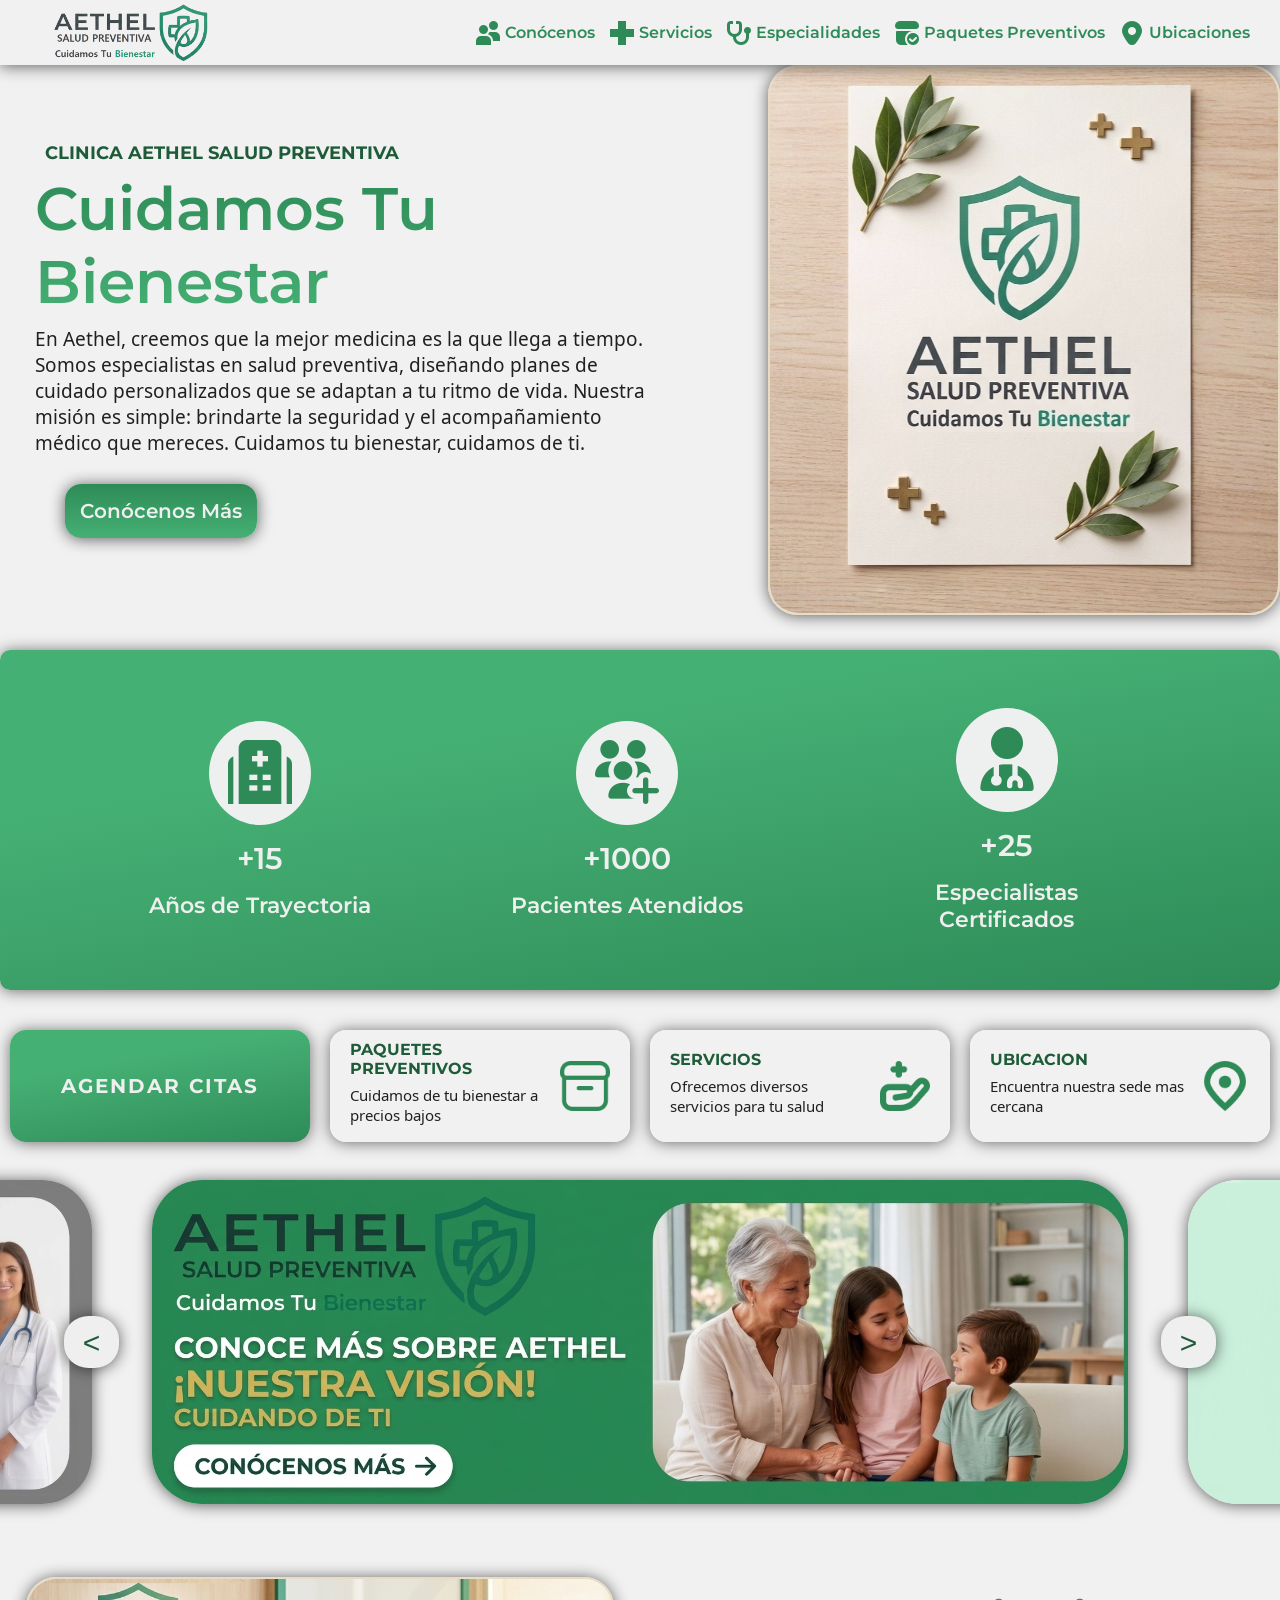
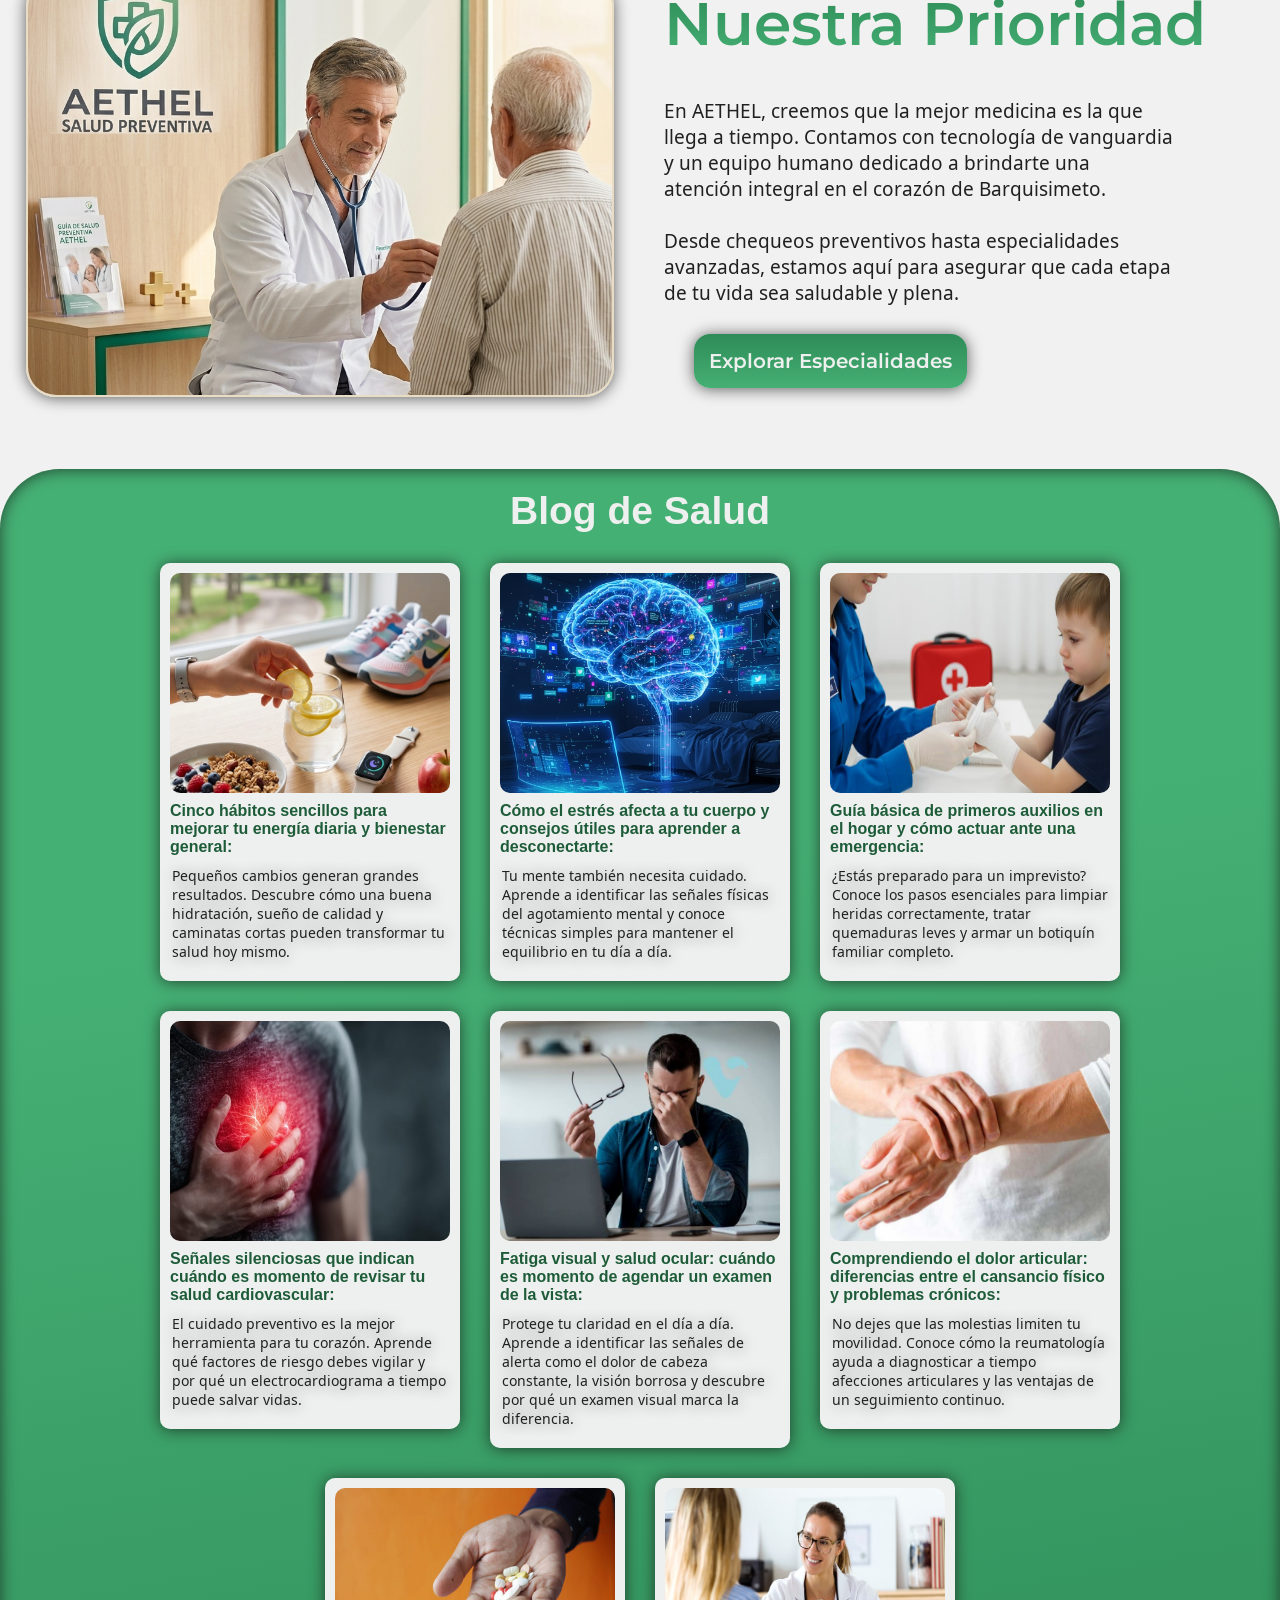
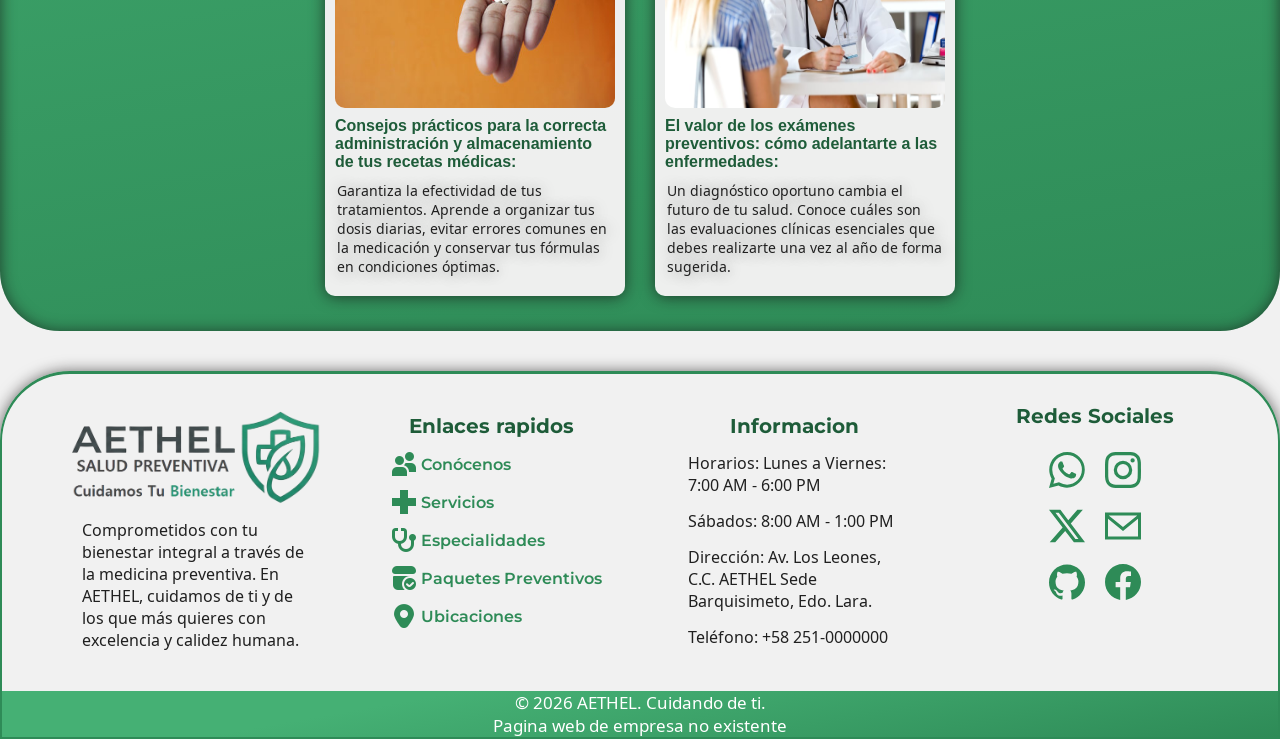
<file: index.html>
<!DOCTYPE html>
<html lang="en">
<head>
    <meta charset="UTF-8">
    <meta name="viewport" content="width=device-width, initial-scale=1.0">
    <title>Inicio - AETHEL</title>

    <link rel="icon" type="image/png" href="./resource/LogoPng.png">
    <link rel="stylesheet" href="./style/main.css">

    <script type="module" src="./js/main.js" ></script>
    <script type="module" src="./js/effectSlider.js" ></script>
</head>
<body>
    <header class="header">
        <a href="#" draggable="false">
            <h1 class="logo">
                <img src="./resource/LogoPrincipalV1PNG.png" alt="Logo De La Pagina web Aethel Pharmaceuticals" class="imgLogo" draggable="false" >
            </h1>
        </a>
        <ul class="panelNav montserrat">
            <button class="panelButton">
                &#9776
                <img src="./resource/LogoPrincipalV1PNG.png" alt="Logo De La Pagina web Aethel Pharmaceuticals" class="imgLogo imgMenu" draggable="false">
            </button>
            <li class="itemNav itemNavHeader" ><a href="./pages/conocenos.html"><img src="./resource/icons/usuarios.png" alt="icono de usuarios una persona">Conócenos</a></li>
            <li class="itemNav itemNavHeader" ><a href="./pages/servicios.html"><img src="./resource/icons/farmacia.png" alt="cruz medica">Servicios</a></li>
            <li class="itemNav itemNavHeader" ><a href="./pages/especialidades.html"><img src="./resource/icons/estetoscopio.png" alt="icono de estetoscopio para las especialidades">Especialidades</a></li>
            <li class="itemNav itemNavHeader" ><a href="./pages/paquetes.html"><img src="./resource/icons/paquete.png"  alt="icono de paquete">Paquetes Preventivos</a></li>
            <li class="itemNav itemNavHeader" ><a href="./pages/ubicaciones.html"><img src="./resource/icons/marcador.png" alt="icono de ubicacion">Ubicaciones</a></li>
        </ul>
    </header>

    <main>
        <div class="main-container">
            <section class="containInformation">
                <article class="information">
                    <span class="spanTitle montserrat">CLINICA AETHEL SALUD PREVENTIVA</span>
                    <h2 class="title montserrat">Cuidamos Tu Bienestar</h2>
                    <p class="text noto-sans-linear-a-regular">En Aethel, creemos que la mejor medicina es la que llega a tiempo. Somos especialistas en salud preventiva, diseñando planes de cuidado personalizados que se adaptan a tu ritmo de vida. Nuestra misión es simple: brindarte la seguridad y el acompañamiento médico que mereces. Cuidamos tu bienestar, cuidamos de ti.</p>
                    <a href="./pages/conocenos.html" draggable="false" class="button montserrat">Conócenos Más</a>
                </article>
                <img class="imgInformation" src="./resource/decoration/logoDecoration.png" draggable="false" alt="Logo en papel arriba de una madera">
            </section>

            <section class="containCaract">
                <article class="caract">
                    <figure class="containImg">
                        <img src="./resource/icons/hospital.png" alt="icono del hospital" draggable="false">
                    </figure>
                    <h3 class="montserrat">+15</h3>
                    <p class="montserrat">Años de Trayectoria</p>
                </article>
                <article class="caract">
                    <figure class="containImg">
                        <img src="./resource/icons/usuarios-medicos.png" class="img2" alt="icono de los pacientes" draggable="false">
                    </figure>
                    <h3 class="montserrat">+1000</h3>
                    <p class="montserrat">Pacientes Atendidos</p>
                </article>
                <article class="caract">
                    <figure class="containImg">
                        <img src="./resource/icons/medico-especialista.png" alt="icono de los especialistas" draggable="false">
                    </figure>
                    <h3 class="montserrat">+25</h3>
                    <p class="montserrat">Especialistas Certificados</p>
                </article>
            </section>

            <section class="sectionPanel">
                <a href="./pages/agendarCitas.html" class="itemCard">
                    <h3 class="titleItem montserrat">AGENDAR CITAS</h3>
                </a>
                <a href="./pages/paquetes.html" class="itemCard">
                    <div>
                        <h3 class="titleItem montserrat">PAQUETES PREVENTIVOS</h3>
                        <p class="textItem noto-sans-linear-a-regular">Cuidamos de tu bienestar a precios bajos</p>
                    </div>
                    <img src="./resource/icons/caja.png" class="itemImg" alt="icono de caja para los paquetes preventivos" draggable="false">
                </a>
                <a href="./pages/servicios.html" class="itemCard">
                    <div>
                        <h3 class="titleItem montserrat">SERVICIOS</h3>
                        <p class="textItem noto-sans-linear-a-regular">Ofrecemos diversos servicios para tu salud</p>
                    </div>
                    <img src="./resource/icons/medico-de-mano.png" class="itemImg" alt="icono de mano para servicios medicos" draggable="false">
                </a>
                <a href="./pages/ubicaciones.html" class="itemCard">
                    <div>
                        <h3 class="titleItem montserrat">UBICACION</h3>
                        <p class="textItem noto-sans-linear-a-regular" >Encuentra nuestra sede mas cercana</p>
                    </div>
                    <img src="./resource/icons/marcadorV2.png" class="itemImg" alt="icono de marcador version 2" draggable="false">
                </a>
            </section>

            <div class="containSlider">
                <div class="containButton">
                    <button class="prev"><</button>
                    <button class="next">></button>
                </div>
                <section class="slider">
                    <a href="" class="sliderCard card1" draggable="false"></a>
                    <a href="" class="sliderCard card2" draggable="false"></a>
                    <a href="" class="sliderCard card3" draggable="false"></a>
                    <a href="" class="sliderCard card4" draggable="false"></a>
                    <a href="" class="sliderCard card5" draggable="false"></a>
                </section>
            </div>

            <section class="containInformation informationEspecialistas">
                <img class="imgInformation" src="./resource/decoration/EspecialistaDecoration.png" draggable="false" alt="Logo en papel arriba de una madera">
                <article class="information">
                    <h2 class="title montserrat">Nuestra Prioridad</h2>
                    <p class="text noto-sans-linear-a-regular">
                        En AETHEL, creemos que la mejor medicina es la que llega a tiempo. Contamos con tecnología de vanguardia y un equipo humano dedicado a brindarte una atención integral en el corazón de Barquisimeto. 
                        <br><br>
                        Desde chequeos preventivos hasta especialidades avanzadas, estamos aquí para asegurar que cada etapa de tu vida sea saludable y plena.
                    </p>
                    <a href="./pages/servicios.html" class="button montserrat"> Explorar Especialidades </a>
                </article>
            </section>

            <aside class="blog">
                <h2 class="titleSec">Blog de Salud</h2>
                <section class="sectionBlog">
                    <a href="./pages/Blogs/Articulo-1.html" draggable="false">
                        <article class="itemBlog">
                            <img class="imgItemBlog" src="./resource/blog/blogImg1.png" draggable="false" alt="imagen representativa de los buenos habitos descritos">
                            <div>
                                <h3 class="titleItemBlog">Cinco hábitos sencillos para mejorar tu energía diaria y bienestar general:</h3>
                                <p class="textItemBlog noto-sans-linear-a-regular">Pequeños cambios generan grandes resultados. Descubre cómo una buena hidratación, sueño de calidad y caminatas cortas pueden transformar tu salud hoy mismo.</p>
                            </div>
                        </article>
                    </a>

                    <a href="./pages/Blogs/Articulo-2.html" draggable="false">
                        <article class="itemBlog">
                            <img class="imgItemBlog" src="./resource/blog/blogImg2.png" draggable="false" alt="imagen representativa de un cerebro estimulado por las pantallas">
                            <div>
                                <h3 class="titleItemBlog">Cómo el estrés afecta a tu cuerpo y consejos útiles para aprender a desconectarte:</h3>
                                <p class="textItemBlog noto-sans-linear-a-regular">Tu mente también necesita cuidado. Aprende a identificar las señales físicas del agotamiento mental y conoce técnicas simples para mantener el equilibrio en tu día a día.</p>
                            </div>
                        </article>
                    </a>

                    <a href="./pages/Blogs/Articulo-3.html" draggable="false">
                        <article class="itemBlog">
                            <img class="imgItemBlog" src="./resource/blog/blogImg3.jpg" draggable="false" alt="imagen representativa de un botiquín de primeros auxilios">
                            <div>
                                <h3 class="titleItemBlog">Guía básica de primeros auxilios en el hogar y cómo actuar ante una emergencia:</h3>
                                <p class="textItemBlog noto-sans-linear-a-regular">¿Estás preparado para un imprevisto? Conoce los pasos esenciales para limpiar heridas correctamente, tratar quemaduras leves y armar un botiquín familiar completo.</p>
                            </div>
                        </article>
                    </a>

                    <a href="./pages/Blogs/Articulo-4.html" draggable="false">
                        <article class="itemBlog">
                            <img class="imgItemBlog" src="./resource/blog/blogImg4.jpg" draggable="false" alt="imagen representativa del cuidado del corazón">
                            <div>
                                <h3 class="titleItemBlog">Señales silenciosas que indican cuándo es momento de revisar tu salud cardiovascular:</h3>
                                <p class="textItemBlog noto-sans-linear-a-regular">El cuidado preventivo es la mejor herramienta para tu corazón. Aprende qué factores de riesgo debes vigilar y por qué un electrocardiograma a tiempo puede salvar vidas.</p>
                            </div>
                        </article>
                    </a>

                    <a href="./pages/Blogs/Articulo-5.html" draggable="false">
                        <article class="itemBlog">
                            <img class="imgItemBlog" src="./resource/blog/blogImg5.png" draggable="false" alt="imagen representativa de un examen de la vista u oftalmología">
                            <div>
                                <h3 class="titleItemBlog">Fatiga visual y salud ocular: cuándo es momento de agendar un examen de la vista:</h3>
                                <p class="textItemBlog noto-sans-linear-a-regular">Protege tu claridad en el día a día. Aprende a identificar las señales de alerta como el dolor de cabeza constante, la visión borrosa y descubre por qué un examen visual marca la diferencia.</p>
                            </div>
                        </article>
                    </a>

                    <a href="./pages/Blogs/Articulo-6.html" draggable="false">
                        <article class="itemBlog">
                            <img class="imgItemBlog" src="./resource/blog/blogImg6.jpg" draggable="false" alt="imagen representativa del cuidado de las articulaciones">
                            <div>
                                <h3 class="titleItemBlog">Comprendiendo el dolor articular: diferencias entre el cansancio físico y problemas crónicos:</h3>
                                <p class="textItemBlog noto-sans-linear-a-regular">No dejes que las molestias limiten tu movilidad. Conoce cómo la reumatología ayuda a diagnosticar a tiempo afecciones articulares y las ventajas de un seguimiento continuo.</p>
                            </div>
                        </article>
                    </a>

                    <a href="./pages/Blogs/Articulo-7.html" draggable="false">
                        <article class="itemBlog">
                            <img class="imgItemBlog" src="./resource/blog/blogImg7.png" draggable="false" alt="imagen representativa de organización de medicamentos">
                            <div>
                                <h3 class="titleItemBlog">Consejos prácticos para la correcta administración y almacenamiento de tus recetas médicas:</h3>
                                <p class="textItemBlog noto-sans-linear-a-regular">Garantiza la efectividad de tus tratamientos. Aprende a organizar tus dosis diarias, evitar errores comunes en la medicación y conservar tus fórmulas en condiciones óptimas.</p>
                            </div>
                        </article>
                    </a>

                    <a href="./pages/Blogs/Articulo-8.html" draggable="false">
                        <article class="itemBlog">
                            <img class="imgItemBlog" src="./resource/blog/blogImg8.png" draggable="false" alt="imagen de chequeo médico de rutina">
                            <div>
                                <h3 class="titleItemBlog">El valor de los exámenes preventivos: cómo adelantarte a las enfermedades:</h3>
                                <p class="textItemBlog noto-sans-linear-a-regular">Un diagnóstico oportuno cambia el futuro de tu salud. Conoce cuáles son las evaluaciones clínicas esenciales que debes realizarte una vez al año de forma sugerida.</p>
                            </div>
                        </article>
                    </a>
                </section>
            </aside>
        </div>
    </main>

    <footer class="footer">
        <div class="footerBody">
            <div class="logoFooter">
                <a href="../index.html" draggable="false">
                    <h1 class="logo">
                        <img src="./resource/LogoPrincipalV1PNG.png" alt="Logo De La Pagina web Aethel Pharmaceuticals" class="imgLogo" draggable="false" >
                    </h1>
                </a>
                <p class="noto-sans-linear-a-regular">Comprometidos con tu bienestar integral a través de la medicina preventiva. En AETHEL, cuidamos de ti y de los que más quieres con excelencia y calidez humana.</p>
            </div>
            
            <div>
                <h2 class="titleFooter montserrat">Enlaces rapidos</h2>
                <ul class="panelNavFooter montserrat">
                    <li class="itemNav" ><a href="./pages/conocenos.html"><img src="./resource/icons/usuarios.png" alt="icono de usuarios una persona">Conócenos</a></li>
                    <li class="itemNav" ><a href="./pages/servicios.html"><img src="./resource/icons/farmacia.png" alt="cruz medica">Servicios</a></li>
                    <li class="itemNav" ><a href="./pages/especialidades.html"><img src="./resource/icons/estetoscopio.png" alt="icono de estetoscopio para las especialidades">Especialidades</a></li>
                    <li class="itemNav" ><a href="./pages/paquetes.html"><img src="./resource/icons/paquete.png" alt="icono de paquete">Paquetes Preventivos</a></li>
                    <li class="itemNav" ><a href="./pages/ubicaciones.html"><img src="./resource/icons/marcador.png" alt="icono de ubicacion">Ubicaciones</a></li>
                </ul>
            </div>

            <div>
                <h2 class="titleFooter montserrat">Informacion</h2>
                <ul class="panelNavFooter noto-sans-linear-a-regular">
                    <li class="itemNav" >Horarios: Lunes a Viernes: 7:00 AM - 6:00 PM</li>
                    <li class="itemNav" >Sábados: 8:00 AM - 1:00 PM</li>
                    <li class="itemNav" >Dirección: Av. Los Leones, C.C. AETHEL Sede Barquisimeto, Edo. Lara.</li>
                    <li class="itemNav" >Teléfono: +58 251-0000000</li>
                </ul>
            </div>

            <div class="divRed">
                <h2 class="titleFooter montserrat titleRedes">Redes Sociales</h2>
                <ul class="panelNavFooter noto-sans-linear-a-regular redes">
                    <li class="itemNav">
                        <a href="#" target="_blank" aria-label="WhatsApp">
                            <svg viewBox="0 0 24 24" class="icon-svg"><path d="M17.472 14.382c-.297-.149-1.758-.867-2.03-.967-.273-.099-.471-.148-.67.15-.197.297-.767.966-.94 1.164-.173.199-.347.223-.644.075-.297-.15-1.255-.463-2.39-1.475-.883-.788-1.48-1.761-1.653-2.059-.173-.297-.018-.458.13-.606.134-.133.298-.347.446-.52.149-.174.198-.298.298-.497.099-.198.05-.371-.025-.52-.075-.149-.669-1.612-.916-2.207-.242-.579-.487-.5-.669-.51-.173-.008-.371-.01-.57-.01-.198 0-.52.074-.792.372-.272.297-1.04 1.016-1.04 2.479 0 1.462 1.065 2.875 1.213 3.074.149.198 2.096 3.2 5.077 4.487.709.306 1.262.489 1.694.625.712.227 1.36.195 1.871.118.571-.085 1.758-.719 2.006-1.413.248-.694.248-1.289.173-1.413-.074-.124-.272-.198-.57-.347m-5.421 7.403h-.004a9.87 9.87 0 01-5.031-1.378l-.361-.214-3.741.982.998-3.648-.235-.374a9.86 9.86 0 01-1.51-5.26c.001-5.45 4.436-9.884 9.888-9.884 2.64 0 5.122 1.03 6.988 2.898a9.825 9.825 0 012.893 6.994c-.003 5.45-4.437 9.884-9.885 9.884m8.413-18.297A11.815 11.815 0 0012.05 0C5.495 0 .16 5.335.157 11.892c0 2.096.547 4.142 1.588 5.945L0 24l6.335-1.662c1.72.937 3.659 1.432 5.631 1.433h.005c6.554 0 11.89-5.335 11.893-11.893a11.821 11.821 0 00-3.48-8.413Z"/></svg>
                        </a>
                    </li>
                    <li class="itemNav">
                        <a href="#" aria-label="Instagram">
                            <svg viewBox="0 0 24 24" class="icon-svg"><path d="M12 2.163c3.204 0 3.584.012 4.85.07 3.252.148 4.771 1.691 4.919 4.919.058 1.265.069 1.645.069 4.849 0 3.205-.012 3.584-.069 4.849-.149 3.225-1.664 4.771-4.919 4.919-1.266.058-1.644.07-4.85.07-3.204 0-3.584-.012-4.849-.07-3.26-.149-4.771-1.699-4.919-4.92-.058-1.265-.07-1.644-.07-4.849 0-3.204.013-3.583.07-4.849.149-3.227 1.664-4.771 4.919-4.919 1.266-.057 1.645-.069 4.849-.069zM12 0C8.741 0 8.333.014 7.053.072 2.695.272.273 2.69.073 7.052.014 8.333 0 8.741 0 12c0 3.259.014 3.668.072 4.948.2 4.358 2.618 6.78 6.98 6.98 1.281.058 1.689.072 4.948.072 3.259 0 3.668-.014 4.948-.072 4.354-.2 6.782-2.618 6.979-6.98.059-1.28.073-1.689.073-4.948 0-3.259-.014-3.667-.072-4.947-.196-4.354-2.617-6.78-6.979-6.98C15.668.014 15.259 0 12 0zm0 5.838a6.162 6.162 0 100 12.324 6.162 6.162 0 000-12.324zM12 16a4 4 0 110-8 4 4 0 010 8zm6.406-11.845a1.44 1.44 0 100 2.881 1.44 1.44 0 000-2.881z"/></svg>
                        </a>
                    </li>
                    <li class="itemNav">
                        <a href="#" aria-label="X">
                            <svg viewBox="0 0 24 24" class="icon-svg"><path d="M18.901 1.153h3.68l-8.04 9.19L24 22.846h-7.406l-5.8-7.584-6.638 7.584H.474l8.6-9.83L0 1.154h7.594l5.243 6.932ZM17.61 20.644h2.039L6.486 3.24H4.298Z"/></svg>
                        </a>
                    </li>
                    <li class="itemNav">
                        <a href="mailto:contacto@aethel.com" aria-label="Email">
                            <svg viewBox="0 0 24 24" class="icon-svg"><path d="M0 3v18h24V3H0zm21.518 2L12 12.713 2.482 5h19.036zM2 19V7.183l10 8.104 10-8.104V19H2z"/></svg>
                        </a>
                    </li>
                    <li class="itemNav">
                        <a href="https://github.com/josevillegasjavc-max/AETHEL" target="_blank" aria-label="GitHub">
                            <svg viewBox="0 0 24 24" class="icon-svg"><path d="M12 .297c-6.63 0-12 5.373-12 12 0 5.303 3.438 9.8 8.205 11.385.6.113.82-.258.82-.577 0-.285-.01-1.04-.015-2.04-3.338.724-4.042-1.61-4.042-1.61C4.422 18.07 3.633 17.7 3.633 17.7c-1.087-.744.084-.729.084-.729 1.205.084 1.838 1.236 1.838 1.236 1.07 1.835 2.809 1.305 3.495.998.108-.776.417-1.305.76-1.605-2.665-.3-5.466-1.332-5.466-5.93 0-1.31.465-2.38 1.235-3.22-.135-.303-.54-1.523.105-3.176 0 0 1.005-.322 3.3 1.23.96-.267 1.98-.399 3-.405 1.02.006 2.04.138 3 .405 2.28-1.552 3.285-1.23 3.285-1.23.645 1.653.24 2.873.12 3.176.765.84 1.23 1.91 1.23 3.22 0 4.61-2.805 5.625-5.475 5.92.42.36.81 1.096.81 2.22 0 1.606-.015 2.896-.015 3.286 0 .315.21.69.825.57C20.565 22.092 24 17.592 24 12.297c0-6.627-5.373-12-12-12"/></svg>
                        </a>
                    </li>
                    <li class="itemNav">
                        <a href="#" aria-label="Facebook">
                            <svg viewBox="0 0 24 24" class="icon-svg"><path d="M24 12.073c0-6.627-5.373-12-12-12s-12 5.373-12 12c0 5.99 4.388 10.954 10.125 11.854v-8.385H7.078v-3.47h3.047V9.43c0-3.007 1.792-4.669 4.533-4.669 1.312 0 2.686.235 2.686.235v2.953H15.83c-1.491 0-1.956.925-1.956 1.874v2.25h3.328l-.532 3.47h-2.796v8.385C19.612 23.027 24 18.062 24 12.073z"/></svg>
                        </a>
                    </li>
                </ul>
            </div>
        </div>
        <div class="footerCopyr noto-sans-linear-a-regular">
            <p> &copy; 2026 AETHEL. Cuidando de ti. Pagina web de empresa no existente</p>
        </div>
    </footer>
</body>
</html>
</file>
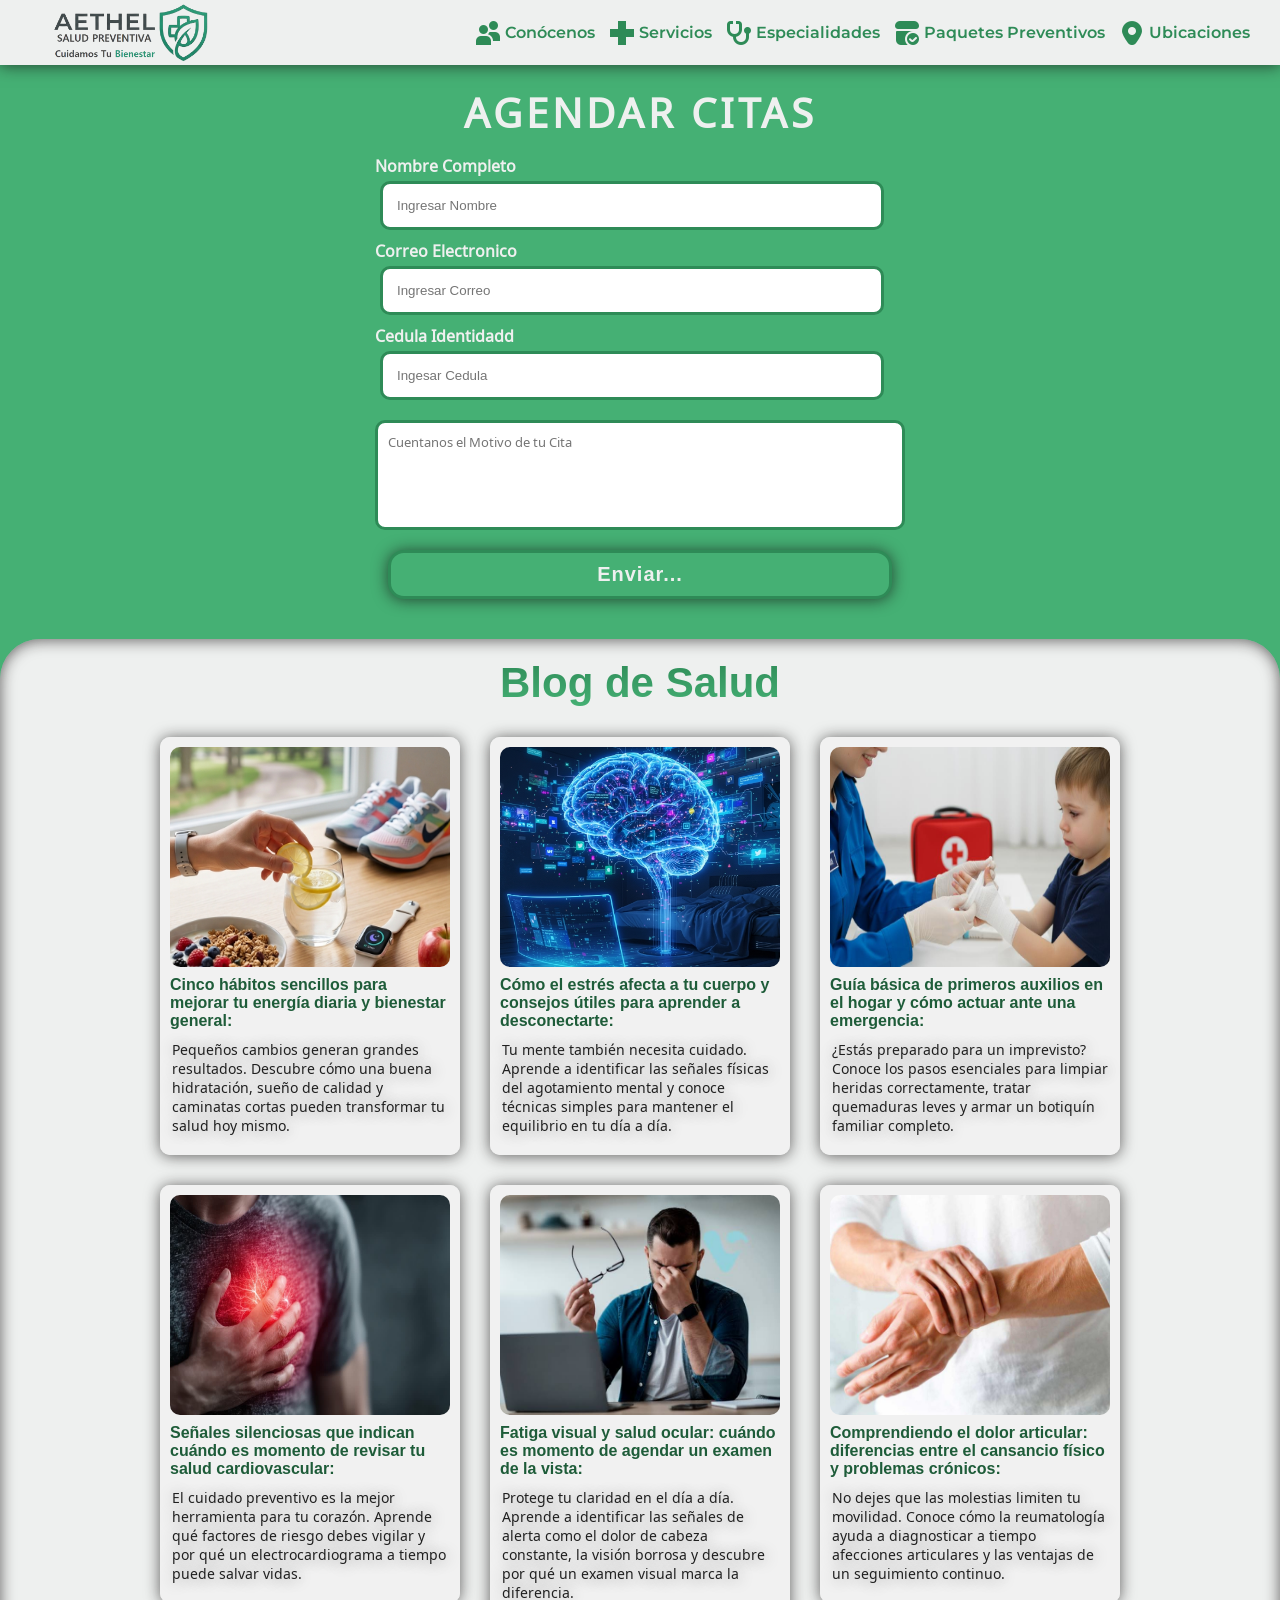
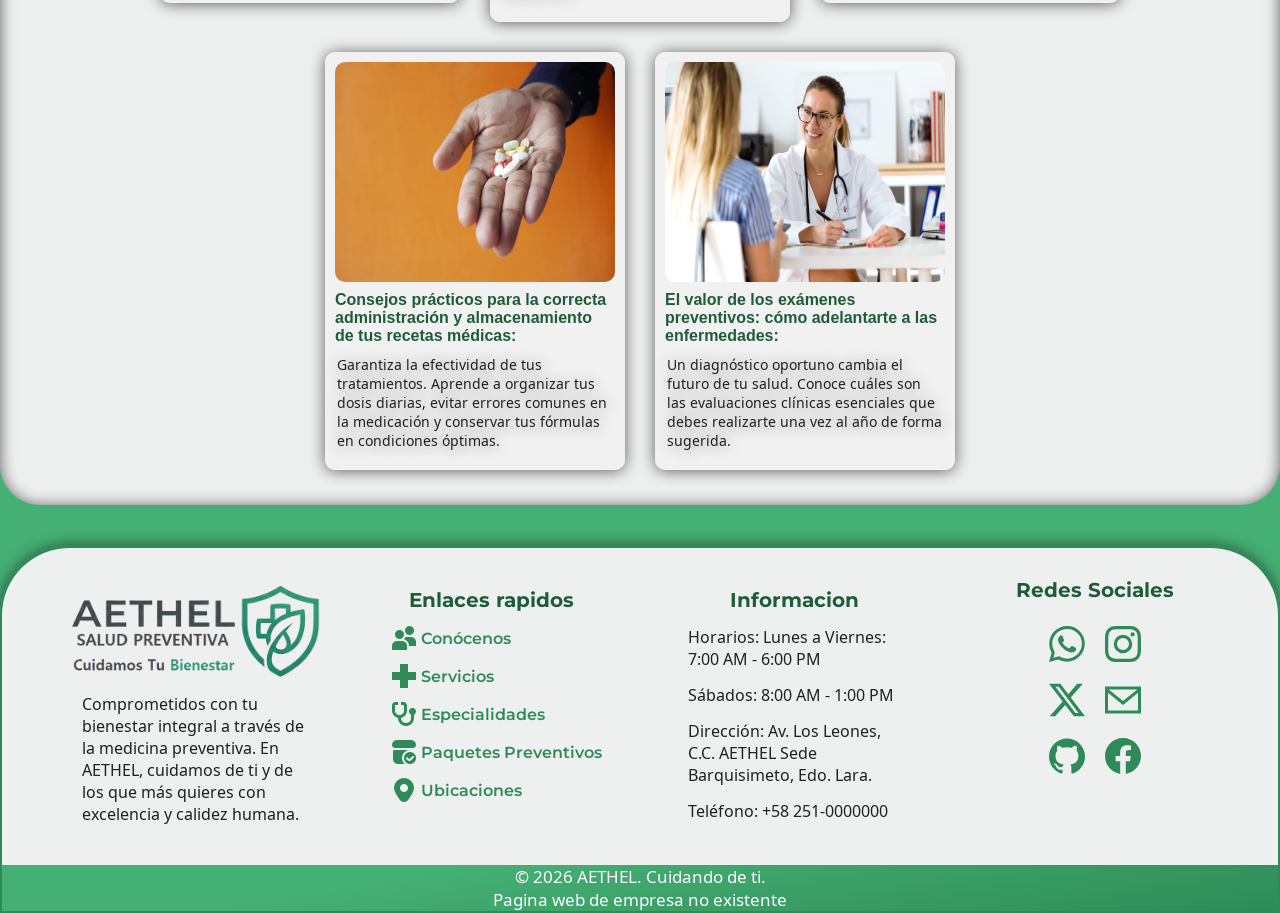
<file: pages/agendarCitas.html>
<!DOCTYPE html>
<html lang="en">
<head>
    <meta charset="UTF-8">
    <meta name="viewport" content="width=device-width, initial-scale=1.0">
    <link rel="icon" type="image/png" href="../resource/LogoPng.png">
    <title>Agendar Citas - AETHEL</title>
    <link rel="stylesheet" href="../style/main.css">
    <script type="module" src="../js/main.js" ></script>
</head>
<body class="greenBody">
    <header class="header">
        <a href="../index.html" draggable="false">
            <h1 class="logo">
                <img src="../resource/LogoPrincipalV1PNG.png" alt="Logo De La Pagina web Aethel Pharmaceuticals" class="imgLogo" draggable="false" >
            </h1>
        </a>
        <ul class="panelNav montserrat">
            <button class="panelButton">
                &#9776
                <img src="../resource/LogoPrincipalV1PNG.png" alt="Logo De La Pagina web Aethel Pharmaceuticals" class="imgLogo imgMenu" draggable="false">
            </button>
            <li class="itemNav itemNavHeader" ><a href="./conocenos.html"><img src="../resource/icons/usuarios.png" alt="icono de usuarios una persona">Conócenos</a></li>
            <li class="itemNav itemNavHeader" ><a href="./servicios.html"><img src="../resource/icons/farmacia.png" alt="cruz medica">Servicios</a></li>
            <li class="itemNav itemNavHeader" ><a href="./especialidades.html"><img src="../resource/icons/estetoscopio.png" alt="icono de estetoscopio para las especialidades">Especialidades</a></li>
            <li class="itemNav itemNavHeader" ><a href="./paquetes.html"><img src="../resource/icons/paquete.png"  alt="icono de paquete">Paquetes Preventivos</a></li>
            <li class="itemNav itemNavHeader" ><a href="./ubicaciones.html"><img src="../resource/icons/marcador.png" alt="icono de ubicacion">Ubicaciones</a></li>
        </ul>
    </header>

    <main>
        <form action="" method="post" class="main-container containCita noto-sans-linear-a-regular">
            <h3>AGENDAR CITAS</h3>
            <label class="label" for="nombre">Nombre Completo</label>
            <input class="input" type="text" placeholder="Ingresar Nombre" id="nombre" name="nombre" required>

            <label class="label" for="correo">Correo Electronico</label>
            <input class="input" type="email" placeholder="Ingresar Correo" id="correo" name="correo" required>

            <label class="label" for="cedula">Cedula Identidadd</label>
            <input class="input" type="text" placeholder="Ingesar Cedula" id="name" name="cedula" required>

            <textarea name="mensaje" id="textArea" placeholder="Cuentanos el Motivo de tu Cita" class="noto-sans-linear-a-regular"></textarea>

            <button class="button">Enviar...</button>
        </form>

            <aside class="blog blogAlter">
                <h2 class="titleSec title">Blog de Salud</h2>
                <section class="sectionBlog">
                    <a href="../pages/Blogs/Articulo-1.html" draggable="false">
                        <article class="itemBlog">
                            <img class="imgItemBlog" src="../resource/blog/blogImg1.png" draggable="false" alt="imagen representativa de los buenos habitos descritos">
                            <div>
                                <h3 class="titleItemBlog">Cinco hábitos sencillos para mejorar tu energía diaria y bienestar general:</h3>
                                <p class="textItemBlog noto-sans-linear-a-regular">Pequeños cambios generan grandes resultados. Descubre cómo una buena hidratación, sueño de calidad y caminatas cortas pueden transformar tu salud hoy mismo.</p>
                            </div>
                        </article>
                    </a>

                    <a href="../pages/Blogs/Articulo-2.html" draggable="false">
                        <article class="itemBlog">
                            <img class="imgItemBlog" src="../resource/blog/blogImg2.png" draggable="false" alt="imagen representativa de un cerebro estimulado por las pantallas">
                            <div>
                                <h3 class="titleItemBlog">Cómo el estrés afecta a tu cuerpo y consejos útiles para aprender a desconectarte:</h3>
                                <p class="textItemBlog noto-sans-linear-a-regular">Tu mente también necesita cuidado. Aprende a identificar las señales físicas del agotamiento mental y conoce técnicas simples para mantener el equilibrio en tu día a día.</p>
                            </div>
                        </article>
                    </a>

                    <a href="../pages/Blogs/Articulo-3.html" draggable="false">
                        <article class="itemBlog">
                            <img class="imgItemBlog" src="../resource/blog/blogImg3.jpg" draggable="false" alt="imagen representativa de un botiquín de primeros auxilios">
                            <div>
                                <h3 class="titleItemBlog">Guía básica de primeros auxilios en el hogar y cómo actuar ante una emergencia:</h3>
                                <p class="textItemBlog noto-sans-linear-a-regular">¿Estás preparado para un imprevisto? Conoce los pasos esenciales para limpiar heridas correctamente, tratar quemaduras leves y armar un botiquín familiar completo.</p>
                            </div>
                        </article>
                    </a>

                    <a href="../pages/Blogs/Articulo-4.html" draggable="false">
                        <article class="itemBlog">
                            <img class="imgItemBlog" src="../resource/blog/blogImg4.jpg" draggable="false" alt="imagen representativa del cuidado del corazón">
                            <div>
                                <h3 class="titleItemBlog">Señales silenciosas que indican cuándo es momento de revisar tu salud cardiovascular:</h3>
                                <p class="textItemBlog noto-sans-linear-a-regular">El cuidado preventivo es la mejor herramienta para tu corazón. Aprende qué factores de riesgo debes vigilar y por qué un electrocardiograma a tiempo puede salvar vidas.</p>
                            </div>
                        </article>
                    </a>

                    <a href="../pages/Blogs/Articulo-5.html" draggable="false">
                        <article class="itemBlog">
                            <img class="imgItemBlog" src="../resource/blog/blogImg5.png" draggable="false" alt="imagen representativa de un examen de la vista u oftalmología">
                            <div>
                                <h3 class="titleItemBlog">Fatiga visual y salud ocular: cuándo es momento de agendar un examen de la vista:</h3>
                                <p class="textItemBlog noto-sans-linear-a-regular">Protege tu claridad en el día a día. Aprende a identificar las señales de alerta como el dolor de cabeza constante, la visión borrosa y descubre por qué un examen visual marca la diferencia.</p>
                            </div>
                        </article>
                    </a>

                    <a href="../pages/Blogs/Articulo-6.html" draggable="false">
                        <article class="itemBlog">
                            <img class="imgItemBlog" src="../resource/blog/blogImg6.jpg" draggable="false" alt="imagen representativa del cuidado de las articulaciones">
                            <div>
                                <h3 class="titleItemBlog">Comprendiendo el dolor articular: diferencias entre el cansancio físico y problemas crónicos:</h3>
                                <p class="textItemBlog noto-sans-linear-a-regular">No dejes que las molestias limiten tu movilidad. Conoce cómo la reumatología ayuda a diagnosticar a tiempo afecciones articulares y las ventajas de un seguimiento continuo.</p>
                            </div>
                        </article>
                    </a>

                    <a href="../pages/Blogs/Articulo-7.html" draggable="false">
                        <article class="itemBlog">
                            <img class="imgItemBlog" src="../resource/blog/blogImg7.png" draggable="false" alt="imagen representativa de organización de medicamentos">
                            <div>
                                <h3 class="titleItemBlog">Consejos prácticos para la correcta administración y almacenamiento de tus recetas médicas:</h3>
                                <p class="textItemBlog noto-sans-linear-a-regular">Garantiza la efectividad de tus tratamientos. Aprende a organizar tus dosis diarias, evitar errores comunes en la medicación y conservar tus fórmulas en condiciones óptimas.</p>
                            </div>
                        </article>
                    </a>

                    <a href="../pages/Blogs/Articulo-8.html" draggable="false">
                        <article class="itemBlog">
                            <img class="imgItemBlog" src="../resource/blog/blogImg8.png" draggable="false" alt="imagen de chequeo médico de rutina">
                            <div>
                                <h3 class="titleItemBlog">El valor de los exámenes preventivos: cómo adelantarte a las enfermedades:</h3>
                                <p class="textItemBlog noto-sans-linear-a-regular">Un diagnóstico oportuno cambia el futuro de tu salud. Conoce cuáles son las evaluaciones clínicas esenciales que debes realizarte una vez al año de forma sugerida.</p>
                            </div>
                        </article>
                    </a>
                </section>
            </aside>
    </main>

    <footer class="footer">
        <div class="footerBody">
            <div class="logoFooter">
                <a href="../index.html" draggable="false">
                    <h1 class="logo">
                        <img src="../resource/LogoPrincipalV1PNG.png" alt="Logo De La Pagina web Aethel Pharmaceuticals" class="imgLogo" draggable="false" >
                    </h1>
                </a>
                <p class="noto-sans-linear-a-regular">Comprometidos con tu bienestar integral a través de la medicina preventiva. En AETHEL, cuidamos de ti y de los que más quieres con excelencia y calidez humana.</p>
            </div>
            
            <div>
                <h2 class="titleFooter montserrat">Enlaces rapidos</h2>
                <ul class="panelNavFooter montserrat">
                    <li class="itemNav" ><a href="../conocenos.html"><img src="../resource/icons/usuarios.png" alt="icono de usuarios una persona">Conócenos</a></li>
                    <li class="itemNav" ><a href="../pages/servicios.html"><img src="../resource/icons/farmacia.png" alt="cruz medica">Servicios</a></li>
                    <li class="itemNav" ><a href="../pages/especialidades.html"><img src="../resource/icons/estetoscopio.png" alt="icono de estetoscopio para las especialidades">Especialidades</a></li>
                    <li class="itemNav" ><a href="../pages/paquetes.html"><img src="../resource/icons/paquete.png" alt="icono de paquete">Paquetes Preventivos</a></li>
                    <li class="itemNav" ><a href="../pages/ubicaciones.html"><img src="../resource/icons/marcador.png" alt="icono de ubicacion">Ubicaciones</a></li>
                </ul>
            </div>

            <div>
                <h2 class="titleFooter montserrat">Informacion</h2>
                <ul class="panelNavFooter noto-sans-linear-a-regular">
                    <li class="itemNav" >Horarios: Lunes a Viernes: 7:00 AM - 6:00 PM</li>
                    <li class="itemNav" >Sábados: 8:00 AM - 1:00 PM</li>
                    <li class="itemNav" >Dirección: Av. Los Leones, C.C. AETHEL Sede Barquisimeto, Edo. Lara.</li>
                    <li class="itemNav" >Teléfono: +58 251-0000000</li>
                </ul>
            </div>

            <div class="divRed">
                <h2 class="titleFooter montserrat titleRedes">Redes Sociales</h2>
                <ul class="panelNavFooter noto-sans-linear-a-regular redes">
                    <li class="itemNav">
                        <a href="#" target="_blank" aria-label="WhatsApp">
                            <svg viewBox="0 0 24 24" class="icon-svg"><path d="M17.472 14.382c-.297-.149-1.758-.867-2.03-.967-.273-.099-.471-.148-.67.15-.197.297-.767.966-.94 1.164-.173.199-.347.223-.644.075-.297-.15-1.255-.463-2.39-1.475-.883-.788-1.48-1.761-1.653-2.059-.173-.297-.018-.458.13-.606.134-.133.298-.347.446-.52.149-.174.198-.298.298-.497.099-.198.05-.371-.025-.52-.075-.149-.669-1.612-.916-2.207-.242-.579-.487-.5-.669-.51-.173-.008-.371-.01-.57-.01-.198 0-.52.074-.792.372-.272.297-1.04 1.016-1.04 2.479 0 1.462 1.065 2.875 1.213 3.074.149.198 2.096 3.2 5.077 4.487.709.306 1.262.489 1.694.625.712.227 1.36.195 1.871.118.571-.085 1.758-.719 2.006-1.413.248-.694.248-1.289.173-1.413-.074-.124-.272-.198-.57-.347m-5.421 7.403h-.004a9.87 9.87 0 01-5.031-1.378l-.361-.214-3.741.982.998-3.648-.235-.374a9.86 9.86 0 01-1.51-5.26c.001-5.45 4.436-9.884 9.888-9.884 2.64 0 5.122 1.03 6.988 2.898a9.825 9.825 0 012.893 6.994c-.003 5.45-4.437 9.884-9.885 9.884m8.413-18.297A11.815 11.815 0 0012.05 0C5.495 0 .16 5.335.157 11.892c0 2.096.547 4.142 1.588 5.945L0 24l6.335-1.662c1.72.937 3.659 1.432 5.631 1.433h.005c6.554 0 11.89-5.335 11.893-11.893a11.821 11.821 0 00-3.48-8.413Z"/></svg>
                        </a>
                    </li>
                    <li class="itemNav">
                        <a href="#" aria-label="Instagram">
                            <svg viewBox="0 0 24 24" class="icon-svg"><path d="M12 2.163c3.204 0 3.584.012 4.85.07 3.252.148 4.771 1.691 4.919 4.919.058 1.265.069 1.645.069 4.849 0 3.205-.012 3.584-.069 4.849-.149 3.225-1.664 4.771-4.919 4.919-1.266.058-1.644.07-4.85.07-3.204 0-3.584-.012-4.849-.07-3.26-.149-4.771-1.699-4.919-4.92-.058-1.265-.07-1.644-.07-4.849 0-3.204.013-3.583.07-4.849.149-3.227 1.664-4.771 4.919-4.919 1.266-.057 1.645-.069 4.849-.069zM12 0C8.741 0 8.333.014 7.053.072 2.695.272.273 2.69.073 7.052.014 8.333 0 8.741 0 12c0 3.259.014 3.668.072 4.948.2 4.358 2.618 6.78 6.98 6.98 1.281.058 1.689.072 4.948.072 3.259 0 3.668-.014 4.948-.072 4.354-.2 6.782-2.618 6.979-6.98.059-1.28.073-1.689.073-4.948 0-3.259-.014-3.667-.072-4.947-.196-4.354-2.617-6.78-6.979-6.98C15.668.014 15.259 0 12 0zm0 5.838a6.162 6.162 0 100 12.324 6.162 6.162 0 000-12.324zM12 16a4 4 0 110-8 4 4 0 010 8zm6.406-11.845a1.44 1.44 0 100 2.881 1.44 1.44 0 000-2.881z"/></svg>
                        </a>
                    </li>
                    <li class="itemNav">
                        <a href="#" aria-label="X">
                            <svg viewBox="0 0 24 24" class="icon-svg"><path d="M18.901 1.153h3.68l-8.04 9.19L24 22.846h-7.406l-5.8-7.584-6.638 7.584H.474l8.6-9.83L0 1.154h7.594l5.243 6.932ZM17.61 20.644h2.039L6.486 3.24H4.298Z"/></svg>
                        </a>
                    </li>
                    <li class="itemNav">
                        <a href="mailto:contacto@aethel.com" aria-label="Email">
                            <svg viewBox="0 0 24 24" class="icon-svg"><path d="M0 3v18h24V3H0zm21.518 2L12 12.713 2.482 5h19.036zM2 19V7.183l10 8.104 10-8.104V19H2z"/></svg>
                        </a>
                    </li>
                    <li class="itemNav">
                        <a href="https://github.com/josevillegasjavc-max/AETHEL" target="_blank" aria-label="GitHub">
                            <svg viewBox="0 0 24 24" class="icon-svg"><path d="M12 .297c-6.63 0-12 5.373-12 12 0 5.303 3.438 9.8 8.205 11.385.6.113.82-.258.82-.577 0-.285-.01-1.04-.015-2.04-3.338.724-4.042-1.61-4.042-1.61C4.422 18.07 3.633 17.7 3.633 17.7c-1.087-.744.084-.729.084-.729 1.205.084 1.838 1.236 1.838 1.236 1.07 1.835 2.809 1.305 3.495.998.108-.776.417-1.305.76-1.605-2.665-.3-5.466-1.332-5.466-5.93 0-1.31.465-2.38 1.235-3.22-.135-.303-.54-1.523.105-3.176 0 0 1.005-.322 3.3 1.23.96-.267 1.98-.399 3-.405 1.02.006 2.04.138 3 .405 2.28-1.552 3.285-1.23 3.285-1.23.645 1.653.24 2.873.12 3.176.765.84 1.23 1.91 1.23 3.22 0 4.61-2.805 5.625-5.475 5.92.42.36.81 1.096.81 2.22 0 1.606-.015 2.896-.015 3.286 0 .315.21.69.825.57C20.565 22.092 24 17.592 24 12.297c0-6.627-5.373-12-12-12"/></svg>
                        </a>
                    </li>
                    <li class="itemNav">
                        <a href="#" aria-label="Facebook">
                            <svg viewBox="0 0 24 24" class="icon-svg"><path d="M24 12.073c0-6.627-5.373-12-12-12s-12 5.373-12 12c0 5.99 4.388 10.954 10.125 11.854v-8.385H7.078v-3.47h3.047V9.43c0-3.007 1.792-4.669 4.533-4.669 1.312 0 2.686.235 2.686.235v2.953H15.83c-1.491 0-1.956.925-1.956 1.874v2.25h3.328l-.532 3.47h-2.796v8.385C19.612 23.027 24 18.062 24 12.073z"/></svg>
                        </a>
                    </li>
                </ul>
            </div>
        </div>
        <div class="footerCopyr noto-sans-linear-a-regular">
            <p> &copy; 2026 AETHEL. Cuidando de ti. Pagina web de empresa no existente</p>
        </div>
    </footer>
</body>
</html>
</file>
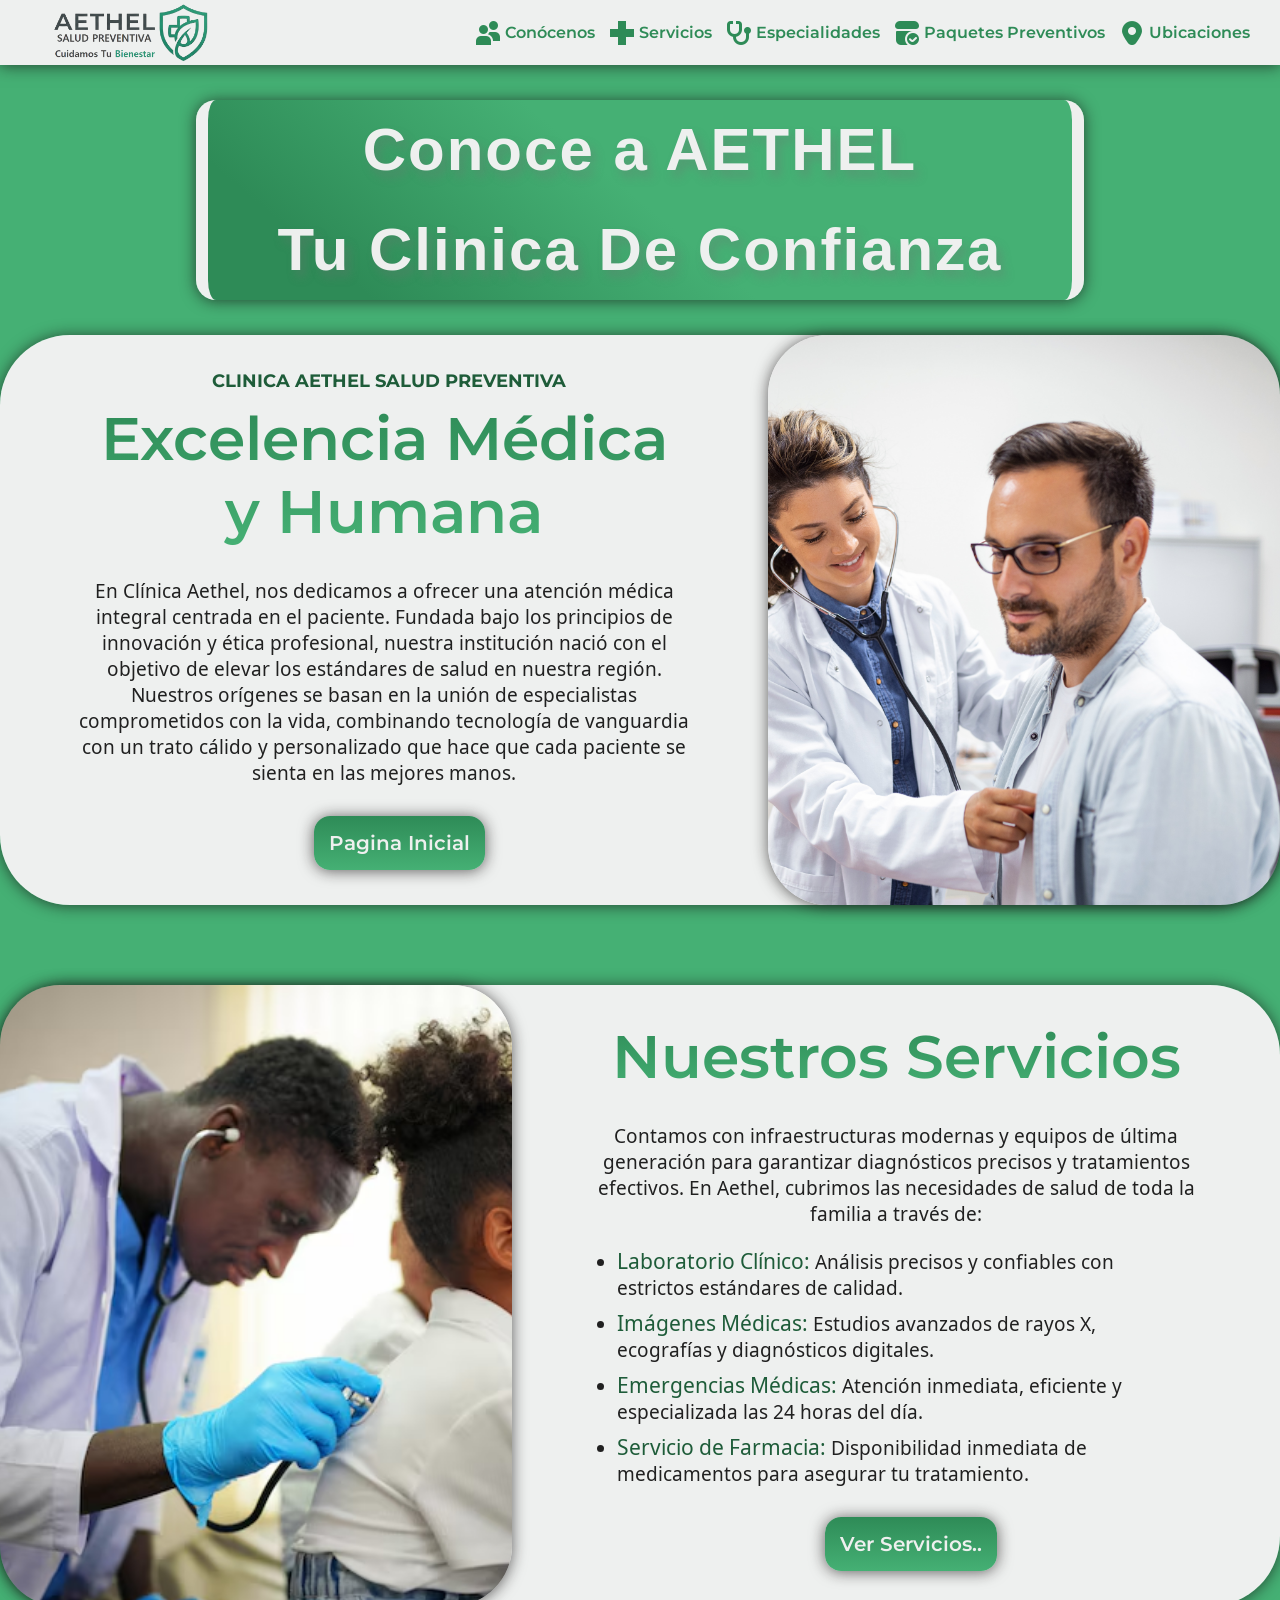
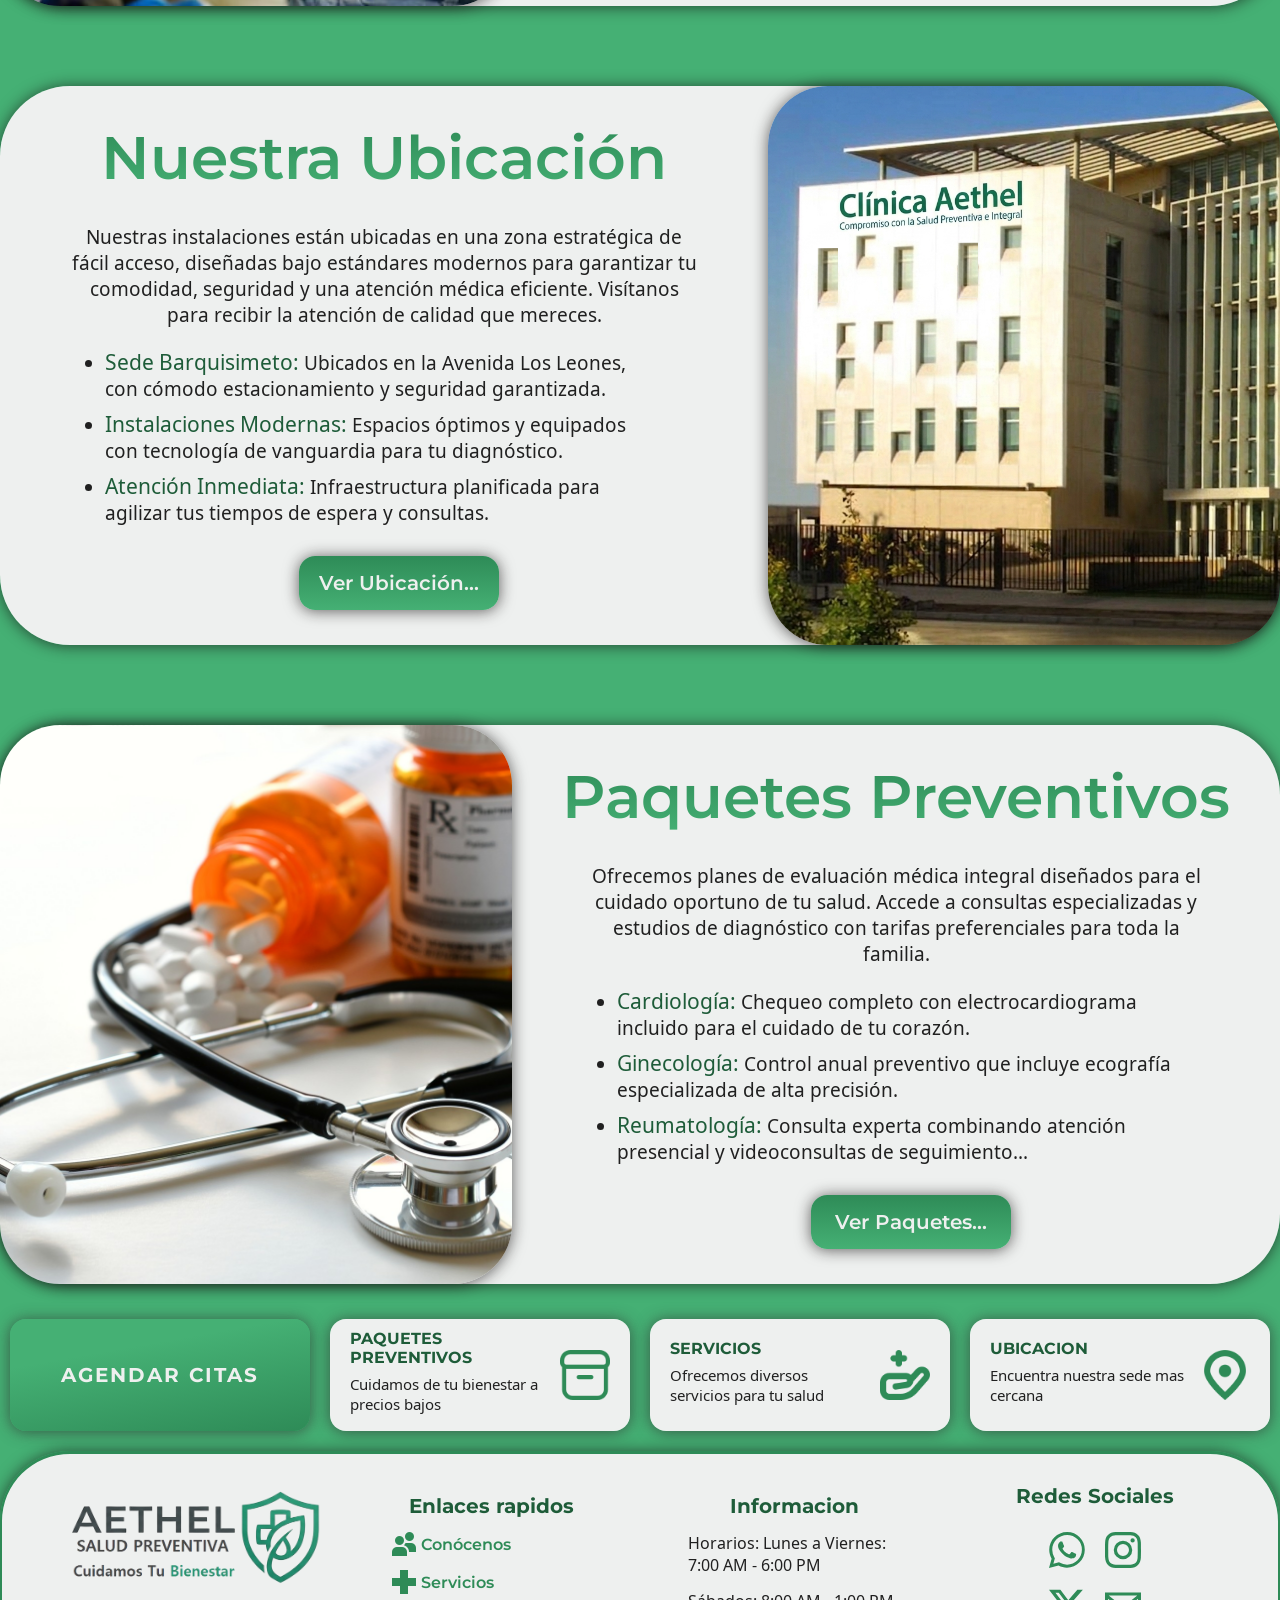
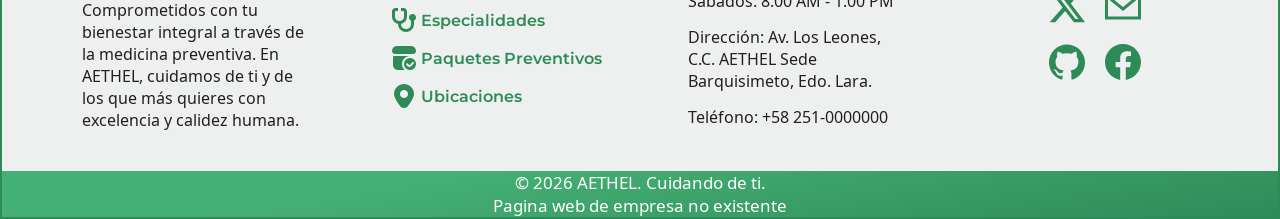
<file: pages/conocenos.html>
<!DOCTYPE html>
<html lang="en">
<head>
    <meta charset="UTF-8">
    <meta name="viewport" content="width=device-width, initial-scale=1.0">
    <link rel="icon" type="image/png" href="../resource/LogoPng.png">
    <title>Conócenos - AETHEL</title>
    <link rel="stylesheet" href="../style/main.css">
    <script type="module" src="../js/main.js" ></script>
</head>
<body class="greenBody">
    <header class="header">
        <a href="../index.html" draggable="false">
            <h1 class="logo">
                <img src="../resource/LogoPrincipalV1PNG.png" alt="Logo De La Pagina web Aethel Pharmaceuticals" class="imgLogo" draggable="false" >
            </h1>
        </a>
        <ul class="panelNav montserrat">
            <button class="panelButton">
                &#9776
                <img src="../resource/LogoPrincipalV1PNG.png" alt="Logo De La Pagina web Aethel Pharmaceuticals" class="imgLogo imgMenu" draggable="false">
            </button>
            <li class="itemNav itemNavHeader" ><a href="#"><img src="../resource/icons/usuarios.png" alt="icono de usuarios una persona">Conócenos</a></li>
            <li class="itemNav itemNavHeader" ><a href="./servicios.html"><img src="../resource/icons/farmacia.png" alt="cruz medica">Servicios</a></li>
            <li class="itemNav itemNavHeader" ><a href="./especialidades.html"><img src="../resource/icons/estetoscopio.png" alt="icono de estetoscopio para las especialidades">Especialidades</a></li>
            <li class="itemNav itemNavHeader" ><a href="./paquetes.html"><img src="../resource/icons/paquete.png"  alt="icono de paquete">Paquetes Preventivos</a></li>
            <li class="itemNav itemNavHeader" ><a href="./ubicaciones.html"><img src="../resource/icons/marcador.png" alt="icono de ubicacion">Ubicaciones</a></li>
        </ul>
    </header>

    <main>
        <div class="main-container containConocenos">
            <section class="titleHead">
                <h2 class="title">Conoce a AETHEL <br> Tu Clinica De Confianza</h2>
            </section>

            <section class="containInformation">
                <article class="information">
                    <span class="spanTitle montserrat">CLINICA AETHEL SALUD PREVENTIVA</span>
                    <h2 class="title montserrat">Excelencia Médica <br> y Humana</h2>
                    <p class="text noto-sans-linear-a-regular">En Clínica Aethel, nos dedicamos a ofrecer una atención médica integral centrada en el paciente. Fundada bajo los principios de innovación y ética profesional, nuestra institución nació con el objetivo de elevar los estándares de salud en nuestra región. Nuestros orígenes se basan en la unión de especialistas comprometidos con la vida, combinando tecnología de vanguardia con un trato cálido y personalizado que hace que cada paciente se sienta en las mejores manos.</p>
                    <a href="../index.html" draggable="false" class="button montserrat">Pagina Inicial</a>
                </article>
                <img class="imgInformation" src="../resource/decoration/cnDecoration.jpg" draggable="false" alt="Logo en papel arriba de una madera">
            </section>

            <section class="containInformation">
                <article class="information">
                    <h2 class="title montserrat">Nuestros Servicios</h2>
                    <p class="text noto-sans-linear-a-regular">Contamos con infraestructuras modernas y equipos de última generación para garantizar diagnósticos precisos y tratamientos efectivos. En Aethel, cubrimos las necesidades de salud de toda la familia a través de:</p>
                    <ul class="text list noto-sans-linear-a-regular">
                        <li><span>Laboratorio Clínico:</span> Análisis precisos y confiables con estrictos estándares de calidad.</li>
                        <li><span>Imágenes Médicas:</span> Estudios avanzados de rayos X, ecografías y diagnósticos digitales.</li>
                        <li><span>Emergencias Médicas:</span> Atención inmediata, eficiente y especializada las 24 horas del día.</li>
                        <li><span>Servicio de Farmacia:</span> Disponibilidad inmediata de medicamentos para asegurar tu tratamiento.</li>
                    </ul>
                    <a href="./servicios.html" draggable="false" class="button montserrat">Ver Servicios..</a>
                </article>
                <img class="imgInformation" src="../resource/decoration/cnDecoration2.png" draggable="false" alt="Logo en papel arriba de una madera">
            </section>

            <section class="containInformation">
                <article class="information">
                    <h2 class="title montserrat">Nuestra Ubicación</h2>
                    <p class="text noto-sans-linear-a-regular">Nuestras instalaciones están ubicadas en una zona estratégica de fácil acceso, diseñadas bajo estándares modernos para garantizar tu comodidad, seguridad y una atención médica eficiente. Visítanos para recibir la atención de calidad que mereces.</p>
                    <ul class="text list noto-sans-linear-a-regular">
                        <li><span>Sede Barquisimeto:</span> Ubicados en la Avenida Los Leones, con cómodo estacionamiento y seguridad garantizada.</li>
                        <li><span>Instalaciones Modernas:</span> Espacios óptimos y equipados con tecnología de vanguardia para tu diagnóstico.</li>
                        <li><span>Atención Inmediata:</span> Infraestructura planificada para agilizar tus tiempos de espera y consultas.</li>
                    </ul>
                    <article class="containButton">
                        <a href="./ubicaciones.html" draggable="false" class="button montserrat">Ver Ubicación...</a>
                    </article>
                </article>
                <img class="imgInformation" src="../resource/decoration/cnDecoration3.png" draggable="false" alt="Logo en papel arriba de una madera">
            </section>

            <section class="containInformation">
                <article class="information">
                    <h2 class="title montserrat">Paquetes Preventivos</h2>
                    <p class="text noto-sans-linear-a-regular">Ofrecemos planes de evaluación médica integral diseñados para el cuidado oportuno de tu salud. Accede a consultas especializadas y estudios de diagnóstico con tarifas preferenciales para toda la familia.</p>
                    <ul class="text list noto-sans-linear-a-regular">
                        <li><span>Cardiología:</span> Chequeo completo con electrocardiograma incluido para el cuidado de tu corazón.</li>
                        <li><span>Ginecología:</span> Control anual preventivo que incluye ecografía especializada de alta precisión.</li>
                        <li><span>Reumatología:</span> Consulta experta combinando atención presencial y videoconsultas de seguimiento...</li>
                    </ul>
                    <article class="containButton">
                        <a href="./paquetes.html" draggable="false" class="button montserrat">Ver Paquetes...</a>
                    </article>
                </article>
                <img class="imgInformation" src="../resource/decoration/cnPaquetes.jpg" draggable="false" alt="Logo en papel arriba de una madera">
            </section>

            <section class="sectionPanel">
                <a href="./agendarCitas.html" class="itemCard">
                    <h3 class="titleItem montserrat">AGENDAR CITAS</h3>
                </a>
                <a href="./paquetes.html" class="itemCard">
                    <div>
                        <h3 class="titleItem montserrat">PAQUETES PREVENTIVOS</h3>
                        <p class="textItem noto-sans-linear-a-regular">Cuidamos de tu bienestar a precios bajos</p>
                    </div>
                    <img src="../resource/icons/caja.png" class="itemImg" alt="icono de caja para los paquetes preventivos" draggable="false">
                </a>
                <a href="./servicios.html" class="itemCard">
                    <div>
                        <h3 class="titleItem montserrat">SERVICIOS</h3>
                        <p class="textItem noto-sans-linear-a-regular">Ofrecemos diversos servicios para tu salud</p>
                    </div>
                    <img src="../resource/icons/medico-de-mano.png" class="itemImg" alt="icono de mano para servicios medicos" draggable="false">
                </a>
                <a href="./ubicaciones.html" class="itemCard">
                    <div>
                        <h3 class="titleItem montserrat">UBICACION</h3>
                        <p class="textItem noto-sans-linear-a-regular" >Encuentra nuestra sede mas cercana</p>
                    </div>
                    <img src="../resource/icons/marcadorV2.png" class="itemImg" alt="icono de marcador version 2" draggable="false">
                </a>
            </section>
        </div>
    </main>

    <footer class="footer">
        <div class="footerBody">
            <div class="logoFooter">
                <a href="../index.html" draggable="false">
                    <h1 class="logo">
                        <img src="../resource/LogoPrincipalV1PNG.png" alt="Logo De La Pagina web Aethel Pharmaceuticals" class="imgLogo" draggable="false" >
                    </h1>
                </a>
                <p class="noto-sans-linear-a-regular">Comprometidos con tu bienestar integral a través de la medicina preventiva. En AETHEL, cuidamos de ti y de los que más quieres con excelencia y calidez humana.</p>
            </div>
            
            <div>
                <h2 class="titleFooter montserrat">Enlaces rapidos</h2>
                <ul class="panelNavFooter montserrat">
                    <li class="itemNav" ><a href="#"><img src="../resource/icons/usuarios.png" alt="icono de usuarios una persona">Conócenos</a></li>
                    <li class="itemNav" ><a href="../pages/servicios.html"><img src="../resource/icons/farmacia.png" alt="cruz medica">Servicios</a></li>
                    <li class="itemNav" ><a href="../pages/especialidades.html"><img src="../resource/icons/estetoscopio.png" alt="icono de estetoscopio para las especialidades">Especialidades</a></li>
                    <li class="itemNav" ><a href="../pages/paquetes.html"><img src="../resource/icons/paquete.png" alt="icono de paquete">Paquetes Preventivos</a></li>
                    <li class="itemNav" ><a href="../pages/ubicaciones.html"><img src="../resource/icons/marcador.png" alt="icono de ubicacion">Ubicaciones</a></li>
                </ul>
            </div>

            <div>
                <h2 class="titleFooter montserrat">Informacion</h2>
                <ul class="panelNavFooter noto-sans-linear-a-regular">
                    <li class="itemNav" >Horarios: Lunes a Viernes: 7:00 AM - 6:00 PM</li>
                    <li class="itemNav" >Sábados: 8:00 AM - 1:00 PM</li>
                    <li class="itemNav" >Dirección: Av. Los Leones, C.C. AETHEL Sede Barquisimeto, Edo. Lara.</li>
                    <li class="itemNav" >Teléfono: +58 251-0000000</li>
                </ul>
            </div>

            <div class="divRed">
                <h2 class="titleFooter montserrat titleRedes">Redes Sociales</h2>
                <ul class="panelNavFooter noto-sans-linear-a-regular redes">
                    <li class="itemNav">
                        <a href="#" target="_blank" aria-label="WhatsApp">
                            <svg viewBox="0 0 24 24" class="icon-svg"><path d="M17.472 14.382c-.297-.149-1.758-.867-2.03-.967-.273-.099-.471-.148-.67.15-.197.297-.767.966-.94 1.164-.173.199-.347.223-.644.075-.297-.15-1.255-.463-2.39-1.475-.883-.788-1.48-1.761-1.653-2.059-.173-.297-.018-.458.13-.606.134-.133.298-.347.446-.52.149-.174.198-.298.298-.497.099-.198.05-.371-.025-.52-.075-.149-.669-1.612-.916-2.207-.242-.579-.487-.5-.669-.51-.173-.008-.371-.01-.57-.01-.198 0-.52.074-.792.372-.272.297-1.04 1.016-1.04 2.479 0 1.462 1.065 2.875 1.213 3.074.149.198 2.096 3.2 5.077 4.487.709.306 1.262.489 1.694.625.712.227 1.36.195 1.871.118.571-.085 1.758-.719 2.006-1.413.248-.694.248-1.289.173-1.413-.074-.124-.272-.198-.57-.347m-5.421 7.403h-.004a9.87 9.87 0 01-5.031-1.378l-.361-.214-3.741.982.998-3.648-.235-.374a9.86 9.86 0 01-1.51-5.26c.001-5.45 4.436-9.884 9.888-9.884 2.64 0 5.122 1.03 6.988 2.898a9.825 9.825 0 012.893 6.994c-.003 5.45-4.437 9.884-9.885 9.884m8.413-18.297A11.815 11.815 0 0012.05 0C5.495 0 .16 5.335.157 11.892c0 2.096.547 4.142 1.588 5.945L0 24l6.335-1.662c1.72.937 3.659 1.432 5.631 1.433h.005c6.554 0 11.89-5.335 11.893-11.893a11.821 11.821 0 00-3.48-8.413Z"/></svg>
                        </a>
                    </li>
                    <li class="itemNav">
                        <a href="#" aria-label="Instagram">
                            <svg viewBox="0 0 24 24" class="icon-svg"><path d="M12 2.163c3.204 0 3.584.012 4.85.07 3.252.148 4.771 1.691 4.919 4.919.058 1.265.069 1.645.069 4.849 0 3.205-.012 3.584-.069 4.849-.149 3.225-1.664 4.771-4.919 4.919-1.266.058-1.644.07-4.85.07-3.204 0-3.584-.012-4.849-.07-3.26-.149-4.771-1.699-4.919-4.92-.058-1.265-.07-1.644-.07-4.849 0-3.204.013-3.583.07-4.849.149-3.227 1.664-4.771 4.919-4.919 1.266-.057 1.645-.069 4.849-.069zM12 0C8.741 0 8.333.014 7.053.072 2.695.272.273 2.69.073 7.052.014 8.333 0 8.741 0 12c0 3.259.014 3.668.072 4.948.2 4.358 2.618 6.78 6.98 6.98 1.281.058 1.689.072 4.948.072 3.259 0 3.668-.014 4.948-.072 4.354-.2 6.782-2.618 6.979-6.98.059-1.28.073-1.689.073-4.948 0-3.259-.014-3.667-.072-4.947-.196-4.354-2.617-6.78-6.979-6.98C15.668.014 15.259 0 12 0zm0 5.838a6.162 6.162 0 100 12.324 6.162 6.162 0 000-12.324zM12 16a4 4 0 110-8 4 4 0 010 8zm6.406-11.845a1.44 1.44 0 100 2.881 1.44 1.44 0 000-2.881z"/></svg>
                        </a>
                    </li>
                    <li class="itemNav">
                        <a href="#" aria-label="X">
                            <svg viewBox="0 0 24 24" class="icon-svg"><path d="M18.901 1.153h3.68l-8.04 9.19L24 22.846h-7.406l-5.8-7.584-6.638 7.584H.474l8.6-9.83L0 1.154h7.594l5.243 6.932ZM17.61 20.644h2.039L6.486 3.24H4.298Z"/></svg>
                        </a>
                    </li>
                    <li class="itemNav">
                        <a href="mailto:contacto@aethel.com" aria-label="Email">
                            <svg viewBox="0 0 24 24" class="icon-svg"><path d="M0 3v18h24V3H0zm21.518 2L12 12.713 2.482 5h19.036zM2 19V7.183l10 8.104 10-8.104V19H2z"/></svg>
                        </a>
                    </li>
                    <li class="itemNav">
                        <a href="https://github.com/josevillegasjavc-max/AETHEL" target="_blank" aria-label="GitHub">
                            <svg viewBox="0 0 24 24" class="icon-svg"><path d="M12 .297c-6.63 0-12 5.373-12 12 0 5.303 3.438 9.8 8.205 11.385.6.113.82-.258.82-.577 0-.285-.01-1.04-.015-2.04-3.338.724-4.042-1.61-4.042-1.61C4.422 18.07 3.633 17.7 3.633 17.7c-1.087-.744.084-.729.084-.729 1.205.084 1.838 1.236 1.838 1.236 1.07 1.835 2.809 1.305 3.495.998.108-.776.417-1.305.76-1.605-2.665-.3-5.466-1.332-5.466-5.93 0-1.31.465-2.38 1.235-3.22-.135-.303-.54-1.523.105-3.176 0 0 1.005-.322 3.3 1.23.96-.267 1.98-.399 3-.405 1.02.006 2.04.138 3 .405 2.28-1.552 3.285-1.23 3.285-1.23.645 1.653.24 2.873.12 3.176.765.84 1.23 1.91 1.23 3.22 0 4.61-2.805 5.625-5.475 5.92.42.36.81 1.096.81 2.22 0 1.606-.015 2.896-.015 3.286 0 .315.21.69.825.57C20.565 22.092 24 17.592 24 12.297c0-6.627-5.373-12-12-12"/></svg>
                        </a>
                    </li>
                    <li class="itemNav">
                        <a href="#" aria-label="Facebook">
                            <svg viewBox="0 0 24 24" class="icon-svg"><path d="M24 12.073c0-6.627-5.373-12-12-12s-12 5.373-12 12c0 5.99 4.388 10.954 10.125 11.854v-8.385H7.078v-3.47h3.047V9.43c0-3.007 1.792-4.669 4.533-4.669 1.312 0 2.686.235 2.686.235v2.953H15.83c-1.491 0-1.956.925-1.956 1.874v2.25h3.328l-.532 3.47h-2.796v8.385C19.612 23.027 24 18.062 24 12.073z"/></svg>
                        </a>
                    </li>
                </ul>
            </div>
        </div>
        
        <div class="footerCopyr noto-sans-linear-a-regular">
            <p> &copy; 2026 AETHEL. Cuidando de ti. Pagina web de empresa no existente</p>
        </div>
    </footer>
</body>
</html>
</file>
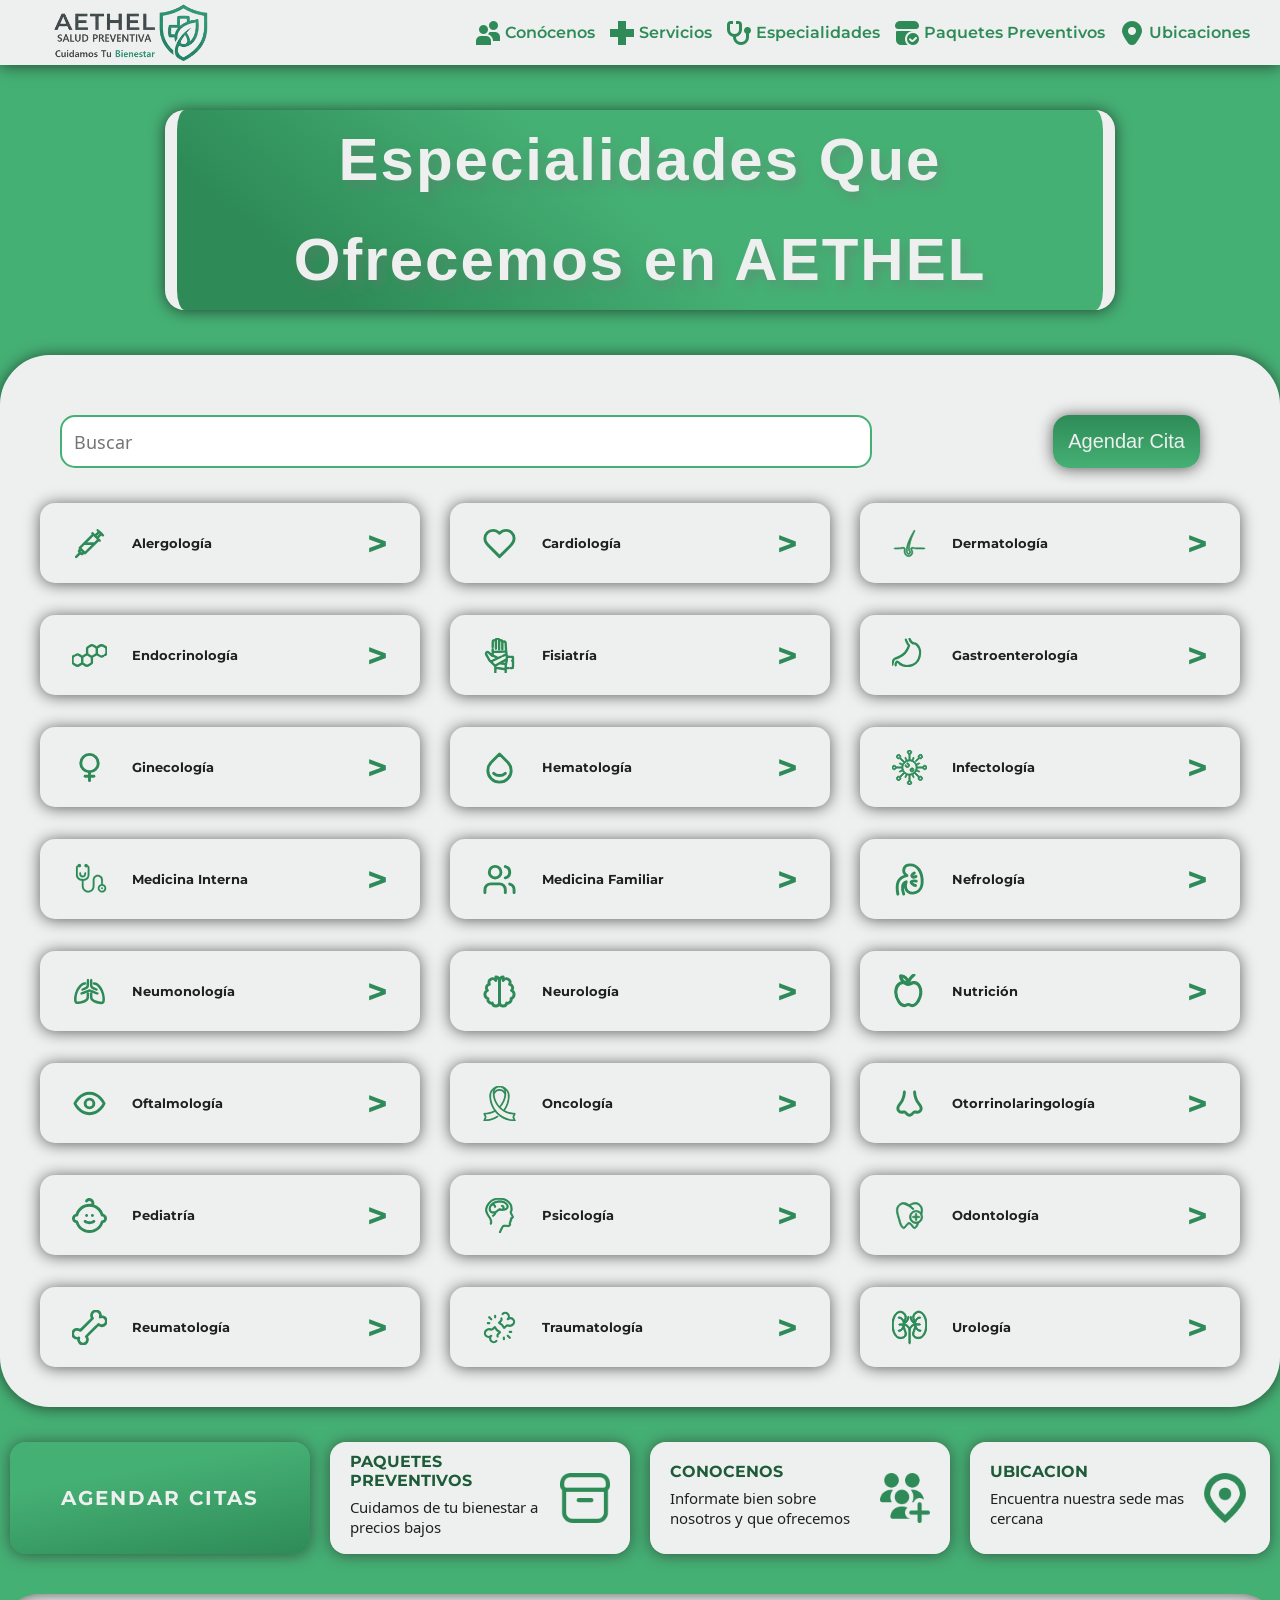
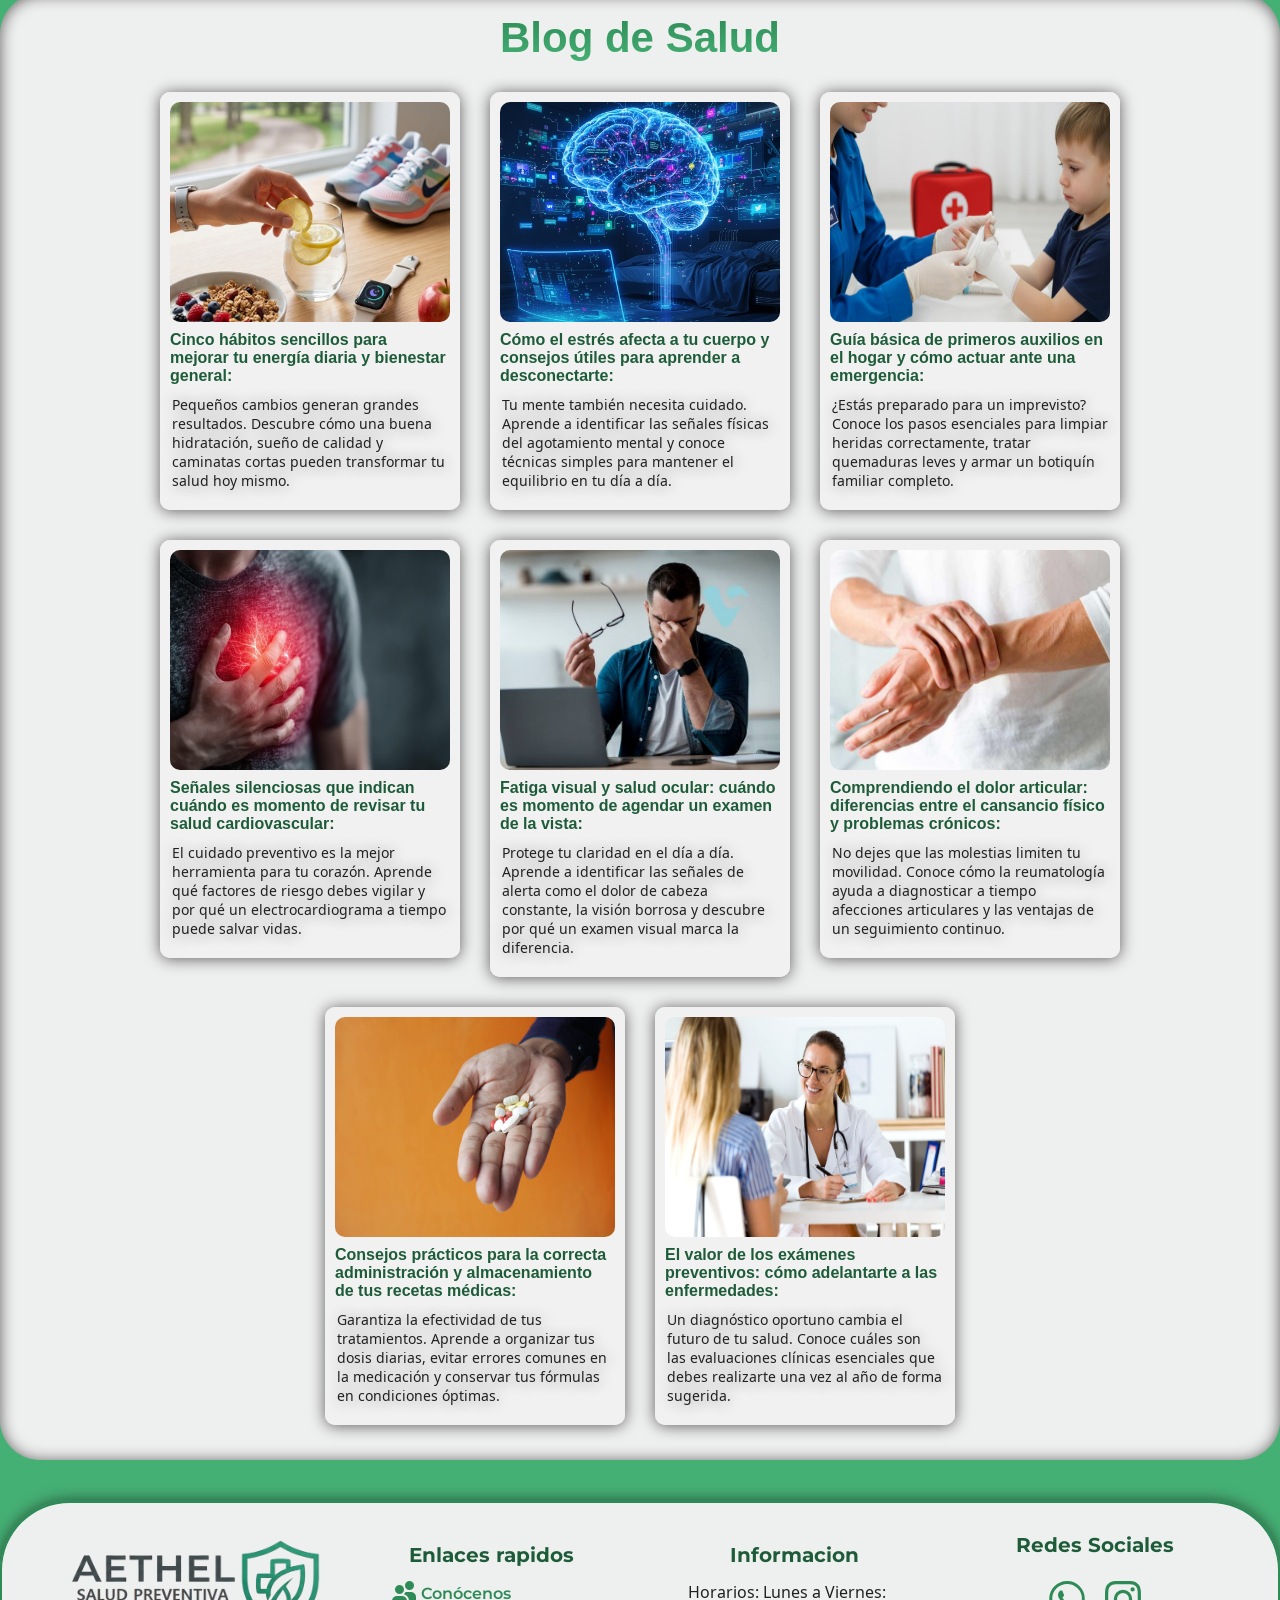
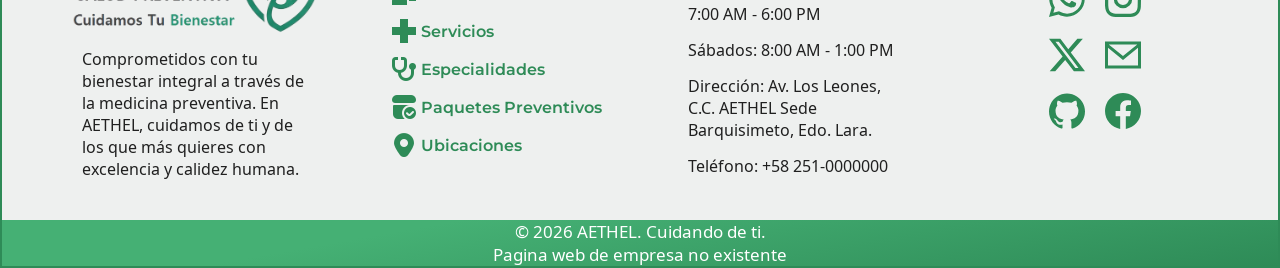
<file: pages/especialidades.html>
<!DOCTYPE html>
<html lang="en">
<head>
    <meta charset="UTF-8">
    <meta name="viewport" content="width=device-width, initial-scale=1.0">
    <link rel="icon" type="image/png" href="../resource/LogoPng.png">
    <title>Especialidades - AETHEL</title>
    <link rel="stylesheet" href="../style/main.css">
    <script type="module" src="../js/main.js" ></script>
</head>
<body class="greenBody">
    <header class="header">
        <a href="../index.html" draggable="false">
            <h1 class="logo">
                <img src="../resource/LogoPrincipalV1PNG.png" alt="Logo De La Pagina web Aethel Pharmaceuticals" class="imgLogo" draggable="false" >
            </h1>
        </a>
        <ul class="panelNav montserrat">
            <button class="panelButton">
                &#9776
                <img src="../resource/LogoPrincipalV1PNG.png" alt="Logo De La Pagina web Aethel Pharmaceuticals" class="imgLogo imgMenu" draggable="false">
            </button>
            <li class="itemNav itemNavHeader" ><a href="./conocenos.html"><img src="../resource/icons/usuarios.png" alt="icono de usuarios una persona">Conócenos</a></li>
            <li class="itemNav itemNavHeader" ><a href="./servicios.html"><img src="../resource/icons/farmacia.png" alt="cruz medica">Servicios</a></li>
            <li class="itemNav itemNavHeader" ><a href="#"><img src="../resource/icons/estetoscopio.png" alt="icono de estetoscopio para las especialidades">Especialidades</a></li>
            <li class="itemNav itemNavHeader" ><a href="./paquetes.html"><img src="../resource/icons/paquete.png"  alt="icono de paquete">Paquetes Preventivos</a></li>
            <li class="itemNav itemNavHeader" ><a href="./ubicaciones.html"><img src="../resource/icons/marcador.png" alt="icono de ubicacion">Ubicaciones</a></li>
        </ul>
    </header>

    <main>
        <div class="main-container containEspecialidades">
            <section class="titleHead">
                <h2 class="title"> Especialidades Que Ofrecemos en AETHEL </h2>
            </section>

            <section class="catalogo catalogoEspecialidades">
                <div class="containBuscador">
                    <input class="buscador noto-sans-linear-a-regular" type="text" placeholder="Buscar">
                    <a href="./agendarCitas.html">
                        <button class="button">Agendar Cita</button>
                    </a>
                </div>

                <div class="containItem montserrat">
                    <a class="itemA" href="./agendarCitas.html">
                    <article class="item">
                        <svg xmlns="http://www.w3.org/2000/svg" version="1.0" width="512.000000pt" height="512.000000pt" viewBox="0 0 512.000000 512.000000" preserveAspectRatio="xMidYMid meet"><g transform="translate(0.000000,512.000000) scale(0.100000,-0.100000)"  fill="currentColor"  stroke="currentColor"  stroke-width="200"  stroke-linecap="round"  stroke-linejoin="round"><path d="M3701 4584 c-24 -20 -31 -34 -31 -61 0 -32 11 -47 97 -135 l97 -99 -247 -247 -247 -247 -175 175 c-162 162 -177 174 -211 174 -28 0 -42 -7 -60 -28 -40 -46 -32 -79 36 -150 l60 -62 -980 -979 c-539 -538 -983 -988 -986 -1001 -9 -35 2 -56 61 -114 l55 -54 -135 -137 c-176 -178 -175 -171 -38 -311 l97 -98 -293 -294 c-287 -288 -294 -295 -287 -327 12 -64 69 -94 123 -65 15 8 152 139 303 290 l274 275 97 -94 c137 -135 131 -136 309 40 l136 135 54 -55 c60 -61 78 -70 118 -60 18 4 354 333 1004 983 l977 976 60 -57 c48 -46 66 -57 93 -57 37 1 59 14 77 48 24 45 5 73 -169 247 l-170 170 247 247 247 247 97 -94 c86 -85 100 -95 133 -95 48 0 86 36 86 82 0 30 -37 69 -413 445 -449 449 -435 439 -496 387z m222 -846 l-248 -248 -92 92 -93 93 247 247 248 248 92 -92 93 -93 -247 -247z m-458 -278 l320 -320 -250 -249 -250 -249 -550 -11 c-302 -6 -599 -14 -660 -17 l-110 -6 585 586 c322 322 587 586 590 586 3 0 149 -144 325 -320z m-955 -1595 l-605 -605 -325 325 -325 325 265 265 266 265 114 1 c63 0 320 7 570 13 250 7 498 14 550 14 l95 2 -605 -605z m-1045 -405 l170 -170 -90 -90 c-49 -49 -94 -90 -100 -90 -13 0 -335 322 -335 335 0 10 170 185 180 185 3 0 82 -76 175 -170z"/></g> </svg>
                        <h4>Alergología <span>></span></h4>
                    </article>
                    </a>

                    <a class="itemA" href="./agendarCitas.html">
                    <article class="item">
                        <svg xmlns="http://www.w3.org/2000/svg" viewBox="0 0 24 24" fill="none" stroke="currentColor" stroke-width="2" stroke-linecap="round" stroke-linejoin="round"><path d="M19 14c1.49-1.46 3-3.21 3-5.5A5.5 5.5 0 0 0 16.5 3c-1.76 0-3 .5-4.5 2-1.5-1.5-2.74-2-4.5-2A5.5 5.5 0 0 0 2 8.5c0 2.3 1.5 4.05 3 5.5l7 7Z"/></svg>
                        <h4>Cardiología <span>></span></h4>
                    </article>
                    </a>

                    <a class="itemA" href="./agendarCitas.html">
                    <article class="item">
                        <svg xmlns="http://www.w3.org/2000/svg" version="1.0" width="512.000000pt" height="512.000000pt" viewBox="0 0 512.000000 512.000000" preserveAspectRatio="xMidYMid meet"> <g transform="translate(0.000000,512.000000) scale(0.100000,-0.100000)" fill="currentColor" stroke="currentColor" stroke-width="100" stroke-linecap="round" stroke-linejoin="round"><path d="M3227 4458 c-13 -13 -72 -106 -133 -208 -548 -915 -889 -1746 -991 -2410 -24 -160 -24 -458 0 -555 25 -97 58 -166 107 -219 116 -125 316 -140 424 -32 52 51 75 113 83 216 7 96 -10 159 -72 260 -59 99 -75 153 -82 285 -28 546 233 1453 678 2351 65 133 119 251 119 263 0 12 -11 33 -25 46 -31 32 -78 33 -108 3z m-737 -1882 c-64 -288 -97 -591 -87 -791 9 -172 32 -248 114 -371 26 -40 36 -66 40 -111 14 -151 -62 -219 -184 -164 -77 36 -119 140 -129 326 -17 288 67 699 237 1170 17 47 33 84 35 82 2 -2 -10 -65 -26 -141z"/><path d="M1464 1970 c-247 -43 -347 -50 -736 -50 l-359 0 -24 -25 c-33 -32 -33 -78 1 -111 l25 -26 432 5 c445 6 441 5 739 57 142 25 183 22 218 -15 24 -25 24 -26 12 -133 -29 -259 2 -473 94 -661 37 -74 62 -110 123 -171 345 -348 901 -218 1027 240 13 48 18 101 18 200 0 119 -3 144 -27 215 -14 44 -47 114 -72 155 -53 89 -58 129 -19 165 31 29 56 30 169 9 321 -59 291 -57 1002 -61 l663 -4 25 25 c30 30 33 74 6 107 l-19 24 -669 6 c-546 5 -684 9 -758 22 -302 53 -343 59 -391 54 -133 -14 -221 -122 -212 -259 3 -54 12 -77 61 -162 71 -124 92 -210 84 -335 -18 -262 -162 -420 -402 -438 -139 -10 -269 39 -371 141 -148 148 -203 395 -170 758 8 83 6 104 -8 142 -32 85 -146 156 -246 155 -30 0 -128 -13 -216 -29z"/></g> </svg>
                        <h4>Dermatología <span>></span></h4>
                    </article>
                    </a>

                    <a class="itemA" href="./agendarCitas.html">
                    <article class="item">
                        <svg xmlns="http://www.w3.org/2000/svg" version="1.0" width="512.000000pt" height="512.000000pt" viewBox="0 0 512.000000 512.000000" preserveAspectRatio="xMidYMid meet"> <g transform="translate(0.000000,512.000000) scale(0.100000,-0.100000)" fill="currentColor" stroke="currentColor" stroke-width="200" stroke-linecap="round" stroke-linejoin="round"> <path d="M2845 4144 c-50 -13 -96 -36 -325 -168 -266 -153 -315 -191 -358 -284 l-27 -57 0 -385 c0 -212 4 -402 8 -422 9 -36 9 -37 -28 -44 -50 -9 -531 -286 -580 -335 l-41 -39 -39 39 c-34 33 -377 241 -512 309 -108 56 -228 48 -360 -24 -116 -63 -140 -107 -88 -159 33 -34 57 -31 138 15 84 49 137 62 193 50 59 -13 506 -273 543 -315 16 -19 35 -51 40 -72 7 -23 11 -172 11 -379 l0 -340 -25 -51 c-15 -30 -41 -61 -63 -76 -59 -40 -423 -248 -471 -270 -82 -36 -112 -26 -380 127 -131 75 -251 148 -265 161 -15 14 -36 44 -46 67 -18 40 -20 69 -20 383 0 219 4 354 11 380 13 46 71 107 141 147 32 18 50 36 54 54 9 36 -13 76 -49 88 -53 19 -195 -74 -253 -165 -52 -83 -55 -117 -52 -521 l3 -373 29 -59 c47 -95 90 -130 356 -282 135 -77 258 -146 275 -153 54 -23 154 -25 220 -4 69 22 498 267 565 323 l45 37 40 -34 c58 -50 512 -309 574 -327 128 -37 184 -20 485 152 262 150 315 193 362 287 l29 60 0 385 c0 212 -4 402 -8 422 -9 36 -9 37 28 44 50 9 531 286 580 335 l41 39 39 -40 c23 -22 147 -100 292 -183 283 -162 324 -177 439 -156 59 11 189 73 232 112 46 42 16 127 -44 127 -15 0 -58 -18 -97 -40 -84 -49 -137 -62 -194 -50 -58 13 -489 263 -535 310 -20 21 -41 55 -47 76 -7 24 -11 166 -11 379 0 314 2 343 20 383 10 23 31 53 46 67 14 13 134 86 265 161 268 153 298 163 380 127 48 -22 412 -230 471 -270 22 -15 48 -46 63 -76 l25 -51 0 -340 c0 -207 -4 -356 -11 -379 -13 -50 -59 -100 -124 -137 -56 -32 -65 -44 -65 -90 0 -29 39 -70 67 -70 29 0 118 54 168 101 33 31 63 73 81 112 l29 62 0 395 0 395 -29 59 c-16 33 -48 78 -70 101 -39 38 -368 237 -521 314 -64 33 -78 36 -155 36 -50 0 -99 -6 -120 -14 -62 -25 -515 -289 -555 -324 l-40 -34 -45 37 c-47 39 -465 285 -535 315 -40 17 -162 28 -200 19z m150 -163 c47 -21 413 -231 467 -268 22 -15 48 -46 63 -76 l25 -51 0 -340 c0 -207 -4 -356 -11 -379 -5 -21 -24 -53 -40 -72 -37 -42 -484 -302 -543 -315 -25 -5 -57 -5 -83 0 -58 13 -489 263 -535 310 -20 21 -41 55 -47 76 -7 24 -11 167 -11 380 l0 340 25 51 c15 30 41 61 63 76 52 35 418 246 467 268 51 24 109 24 160 0z m-690 -1363 c21 -11 132 -74 247 -140 216 -124 259 -160 277 -225 7 -23 11 -172 11 -379 l0 -340 -25 -51 c-15 -30 -41 -61 -63 -76 -59 -40 -423 -248 -471 -270 -82 -36 -112 -26 -380 127 -131 75 -251 148 -265 161 -15 14 -36 44 -46 67 -18 40 -20 69 -20 383 0 207 4 355 11 378 5 21 24 53 40 72 35 39 483 301 538 314 46 11 96 4 146 -21z"/> </g> </svg>
                        <h4>Endocrinología <span>></span></h4>
                    </article>
                    </a>

                    <a class="itemA" href="./agendarCitas.html">
                    <article class="item">
                        <svg xmlns="http://www.w3.org/2000/svg" version="1.0" width="512.000000pt" height="512.000000pt" viewBox="0 0 512.000000 512.000000" preserveAspectRatio="xMidYMid meet"> <g transform="translate(0.000000,512.000000) scale(0.100000,-0.100000)" fill="currentColor" stroke="currentColor" stroke-width="200" stroke-linecap="round" stroke-linejoin="round"><path d="M2173 5102 c-98 -35 -171 -111 -199 -210 -13 -43 -19 -52 -32 -46 -168 72 -348 11 -424 -145 -23 -45 -23 -52 -26 -484 l-3 -437 25 -25 c30 -30 65 -32 97 -6 l24 19 5 430 c5 415 6 432 26 458 69 93 193 96 262 6 l27 -35 5 -541 c3 -298 9 -549 13 -558 21 -41 114 -37 131 7 3 9 6 306 6 659 l0 643 23 44 c32 60 86 91 150 86 54 -5 91 -27 125 -77 l22 -33 0 -688 c0 -483 3 -695 11 -712 11 -24 47 -47 73 -47 7 0 25 9 40 21 l26 20 0 567 c0 637 -1 619 75 678 68 52 171 31 222 -46 l23 -33 0 -574 0 -575 29 -29 c35 -34 59 -36 95 -8 l26 20 0 472 c0 288 4 486 10 509 15 52 77 105 134 113 58 9 130 -24 163 -73 28 -43 29 -52 54 -607 11 -258 24 -505 28 -549 5 -52 4 -79 -3 -81 -6 -2 -389 -20 -851 -39 -462 -20 -864 -37 -892 -39 l-53 -4 0 179 c0 177 0 179 -25 203 -31 32 -69 32 -100 0 l-25 -24 0 -448 0 -447 -248 246 c-279 277 -288 283 -422 283 -89 -1 -147 -23 -212 -83 -65 -61 -92 -121 -96 -218 -3 -58 1 -91 12 -120 9 -21 130 -241 269 -489 l252 -450 150 -151 c83 -83 269 -266 415 -407 l265 -256 3 -465 3 -465 26 -20 c32 -26 64 -27 94 -2 l24 19 3 322 3 322 32 -6 c36 -6 1316 -206 1323 -206 2 0 4 -96 4 -214 l0 -215 26 -20 c43 -34 86 -26 109 20 12 23 15 82 15 314 l0 285 168 0 c163 0 169 1 190 23 39 41 25 97 -29 116 -18 6 -98 11 -180 11 l-149 0 0 184 0 185 49 178 c91 330 121 530 121 796 l0 157 373 -2 372 -3 3 -166 2 -167 -49 -41 c-90 -76 -90 -151 0 -219 l49 -36 0 -432 0 -433 -161 -3 -161 -3 -24 -28 c-30 -35 -30 -56 -3 -91 l21 -27 188 3 c206 3 215 6 264 72 20 27 21 40 24 515 l3 487 -23 25 c-13 13 -34 32 -47 42 l-25 17 48 45 47 46 -3 222 c-3 214 -4 223 -26 255 -13 18 -41 41 -62 52 -37 19 -60 20 -430 20 -214 0 -390 3 -390 8 0 4 -22 176 -50 382 -63 479 -66 516 -94 1121 -22 466 -26 510 -46 556 -26 62 -100 135 -165 165 -69 31 -180 31 -249 0 -27 -12 -50 -21 -51 -20 -2 2 -14 26 -28 54 -30 60 -92 119 -156 147 -64 28 -170 28 -233 0 -34 -16 -48 -18 -48 -9 0 44 -35 119 -77 166 -87 97 -215 133 -330 92z m1311 -2163 c10 -77 17 -142 15 -143 -2 -2 -76 -38 -164 -79 -312 -146 -312 -146 -324 -175 -21 -50 14 -102 67 -102 11 0 113 44 228 99 115 54 212 96 216 92 13 -12 38 -292 38 -427 l0 -139 -128 -71 c-938 -525 -1462 -820 -1487 -834 l-30 -19 -255 249 c-140 136 -253 250 -250 252 3 3 178 86 390 186 809 380 1024 483 1042 499 42 38 7 123 -50 123 -14 0 -112 -41 -218 -91 l-194 -92 -238 106 c-130 58 -295 132 -367 165 l-130 58 -3 202 -2 202 22 4 c13 3 95 7 183 10 185 6 1296 54 1370 59 28 2 95 4 151 5 l100 2 18 -141z m-2586 42 c21 -11 147 -131 282 -268 134 -136 255 -256 269 -265 30 -20 88 -23 124 -7 22 10 60 -4 321 -121 163 -73 293 -137 289 -141 -5 -5 -209 -103 -453 -219 l-445 -210 -60 63 c-50 53 -103 140 -312 515 -239 425 -253 454 -253 502 0 53 15 94 46 122 56 50 129 61 192 29z m2646 -1148 c-10 -73 -51 -280 -72 -353 -17 -62 -19 -65 -47 -63 -105 6 -593 46 -604 49 -13 4 702 414 721 414 4 0 5 -21 2 -47z m-531 -535 c389 -32 398 -33 391 -53 -4 -11 -9 -156 -11 -323 l-4 -303 -27 5 c-32 7 -1313 206 -1323 206 -3 0 -9 37 -12 83 -3 45 -8 89 -11 97 -8 20 524 320 569 320 17 0 209 -14 428 -32z"/></g> </svg>
                        <h4>Fisiatría <span>></span></h4>
                    </article>
                    </a>

                    <a class="itemA" href="./agendarCitas.html">
                    <article class="item">
                        <svg xmlns="http://www.w3.org/2000/svg" version="1.0" width="24.000000pt" height="24.000000pt" viewBox="0 0 78.000000 78.000000" preserveAspectRatio="xMidYMid meet"> <g transform="translate(0.000000,64.000000) scale(0.100000,-0.100000)" fill="currentColor" stroke="currentColor" stroke-width="34" stroke-linecap="round" stroke-linejoin="round"> <path d="M386 608 c9 -32 42 -76 64 -88 10 -6 31 -10 46 -10 19 0 39 -12 65 -40 63 -66 74 -181 27 -291 -65 -154 -293 -208 -413 -98 -45 41 -65 48 -84 26 -17 -21 -25 -74 -12 -81 7 -5 11 2 11 18 0 59 36 76 66 31 43 -66 208 -89 309 -41 109 50 168 147 168 276 0 61 -5 89 -23 124 -25 52 -80 96 -121 96 -28 0 -72 42 -84 80 -3 11 -11 20 -16 20 -6 0 -7 -10 -3 -22z"/> <path d="M300 606 c0 -18 35 -95 51 -112 l20 -21 -34 -74 c-37 -81 -59 -105 -127 -142 -25 -13 -58 -31 -75 -40 -16 -9 -43 -19 -58 -22 -16 -3 -35 -18 -46 -36 -22 -36 -36 -108 -23 -121 5 -5 12 12 15 43 7 57 37 99 70 99 10 0 57 21 105 47 94 53 128 90 167 188 l24 58 -23 31 c-13 17 -29 48 -36 69 -6 20 -16 37 -21 37 -5 0 -9 -2 -9 -4z"/> </g> </svg>
                        <h4>Gastroenterología <span>></span></h4>
                    </article>
                    </a>

                    <a class="itemA" href="./agendarCitas.html">
                    <article class="item">
                        <svg xmlns="http://www.w3.org/2000/svg" viewBox="0 0 24 24" fill="none" stroke="currentColor" stroke-width="2" stroke-linecap="round" stroke-linejoin="round"><circle cx="12" cy="9" r="6"/><path d="M12 15v6"/><path d="M9 18h6"/></svg>
                        <h4>Ginecología <span>></span></h4>
                    </article>
                    </a>

                    <a class="itemA" href="./agendarCitas.html">
                    <article class="item">
                        <svg xmlns="http://www.w3.org/2000/svg" viewBox="0 0 24 24" width="48" height="48" fill="none" stroke="currentColor" stroke-width="2" stroke-linecap="round" stroke-linejoin="round"> <path d="M12 2.69l5.66 5.66a8 8 0 1 1-11.31 0z"/> <path d="M8 16a6 6 0 0 0 8 0" /> </svg>                        
                        <h4>Hematología <span>></span></h4>
                    </article>
                    </a>

                    <a class="itemA" href="./agendarCitas.html">
                    <article class="item">
                        <svg xmlns="http://www.w3.org/2000/svg" version="1.1" width="512" height="512" viewBox="0 0 512 512"> <g fill="currentColor" stroke="currentColor" stroke-width="14" stroke-linecap="round" stroke-linejoin="round"><path transform="translate(271.046875,2.67578125)" d="M0 0 C8.49340245 5.75852686 14.12926034 12.35399483 16.953125 22.32421875 C18.11237072 32.94614461 16.04881985 42.19302051 9.5 50.72265625 C4.55813362 55.83923507 -0.04842544 58.15781049 -7.046875 59.32421875 C-7.046875 86.38421875 -7.046875 113.44421875 -7.046875 141.32421875 C-1.436875 141.98421875 4.173125 142.64421875 9.953125 143.32421875 C17.3359375 145.15234375 17.3359375 145.15234375 20.953125 146.32421875 C21.10152832 145.76911621 21.24993164 145.21401367 21.40283203 144.64208984 C23.42524745 137.4790674 26.11401615 130.66939187 29.03173828 123.82666016 C29.83336382 121.93686849 30.61392281 120.03917798 31.39453125 118.140625 C31.90628906 116.93535156 32.41804688 115.73007813 32.9453125 114.48828125 C33.40276855 113.3998291 33.86022461 112.31137695 34.33154297 111.18994141 C36.15504615 107.96737587 37.8385019 106.30538024 40.953125 104.32421875 C44.73223116 104.32421875 46.96005533 104.49132161 49.890625 106.94921875 C51.93075865 111.5095175 51.3033495 115.86713953 49.57617188 120.42358398 C48.95413937 121.91536687 48.31871678 123.40161828 47.671875 124.8828125 C47.33893433 125.67196548 47.00599365 126.46111847 46.66296387 127.27418518 C45.60465848 129.77516789 44.5292411 132.26835533 43.453125 134.76171875 C42.72932302 136.46370592 42.00665454 138.16617561 41.28515625 139.86914062 C39.52088055 144.02653178 37.74122847 148.17702346 35.953125 152.32421875 C36.90429199 152.92967529 37.85545898 153.53513184 38.83544922 154.15893555 C40.1013005 154.9678368 41.3670847 155.77684303 42.6328125 156.5859375 C43.25760498 156.98325073 43.88239746 157.38056396 44.52612305 157.78991699 C61.25656035 168.49980728 73.14391762 181.81156276 83.58032227 198.52441406 C84.24886986 199.59480927 84.24886986 199.59480927 84.93092346 200.68682861 C85.26824997 201.22716736 85.60557648 201.7675061 85.953125 202.32421875 C87.00701416 201.86982422 88.06090332 201.41542969 89.14672852 200.94726562 C93.07559414 199.25726032 97.01139942 197.58397387 100.94946289 195.91552734 C102.64963049 195.19249917 104.34790903 194.46501149 106.04418945 193.73291016 C108.48941151 192.67850229 110.94108424 191.64056881 113.39453125 190.60546875 C114.14585831 190.27736206 114.89718536 189.94925537 115.67127991 189.61120605 C120.26496884 187.69576389 123.88551321 186.88234748 128.953125 187.32421875 C131.328125 188.38671875 131.328125 188.38671875 132.953125 190.32421875 C133.953125 193.69921875 133.953125 193.69921875 133.953125 197.32421875 C130.91719082 202.40719158 127.0272602 203.99923542 121.7578125 206.09375 C120.96915802 206.41961594 120.18050354 206.74548187 119.36795044 207.08122253 C117.70813996 207.76415608 116.04553558 208.4403341 114.38037109 209.11010742 C111.8244563 210.13819444 109.27701741 211.18528199 106.73046875 212.23632812 C105.11503694 212.89824354 103.49916612 213.55908878 101.8828125 214.21875 C100.7359346 214.68738213 100.7359346 214.68738213 99.56588745 215.16548157 C94.18991082 217.32421875 94.18991082 217.32421875 91.953125 217.32421875 C92.36884766 218.97357422 92.36884766 218.97357422 92.79296875 220.65625 C93.1592713 222.14963733 93.52513278 223.64313289 93.890625 225.13671875 C94.07302734 225.85537109 94.25542969 226.57402344 94.44335938 227.31445312 C95.92977721 233.44930492 96.36545627 238.85986274 96.953125 245.32421875 C123.683125 244.99421875 150.413125 244.66421875 177.953125 244.32421875 C179.603125 241.02421875 181.253125 237.72421875 182.953125 234.32421875 C186.7777397 228.09151332 193.40064016 225.02323324 199.828125 221.94921875 C209.6747665 219.97989045 218.22981958 221.28736281 227.015625 225.94921875 C233.31647196 231.04352054 239.61588688 237.04113216 240.953125 245.32421875 C241.89768797 256.77853934 241.11875876 265.41073539 233.703125 274.57421875 C226.83583308 281.94041649 219.21527741 285.30035001 209.140625 285.69921875 C200.55871343 285.53830791 192.17973071 282.36813676 185.953125 276.32421875 C182.44238714 271.87295989 180.064342 267.60226124 177.953125 262.32421875 C151.223125 261.99421875 124.493125 261.66421875 96.953125 261.32421875 C96.293125 266.93421875 95.633125 272.54421875 94.953125 278.32421875 C93.125 285.70703125 93.125 285.70703125 91.953125 289.32421875 C92.50822754 289.47262207 93.06333008 289.62102539 93.63525391 289.77392578 C100.79827635 291.7963412 107.60795188 294.4851099 114.45068359 297.40283203 C116.34047526 298.20445757 118.23816577 298.98501656 120.13671875 299.765625 C121.34199219 300.27738281 122.54726563 300.78914063 123.7890625 301.31640625 C124.87751465 301.7738623 125.9659668 302.23131836 127.08740234 302.70263672 C130.30996788 304.5261399 131.97196351 306.20959565 133.953125 309.32421875 C133.953125 313.10332491 133.78602214 315.33114908 131.328125 318.26171875 C126.76782625 320.3018524 122.41020422 319.67444325 117.85375977 317.94726562 C116.36197688 317.32523312 114.87572547 316.68981053 113.39453125 316.04296875 C112.60537827 315.71002808 111.81622528 315.3770874 111.00315857 315.03405762 C108.50217586 313.97575223 106.00898842 312.90033485 103.515625 311.82421875 C101.81363783 311.10041677 100.11116814 310.37774829 98.40820312 309.65625 C94.25081197 307.8919743 90.10032029 306.11232222 85.953125 304.32421875 C85.37304688 305.23042969 84.79296875 306.13664062 84.1953125 307.0703125 C83.40629226 308.30080835 82.61722733 309.53127554 81.828125 310.76171875 C81.44914062 311.35404297 81.07015625 311.94636719 80.6796875 312.55664062 C77.49428001 317.52056729 74.22635586 322.41437247 70.953125 327.32421875 C89.433125 345.80421875 107.913125 364.28421875 126.953125 383.32421875 C131.408125 381.83921875 131.408125 381.83921875 135.953125 380.32421875 C146.19407561 379.15832591 154.96278775 380.03999021 163.421875 386.08984375 C170.7524545 392.13519178 174.46904525 398.9800129 175.953125 408.32421875 C176.75128736 418.22143196 173.84683355 426.5105441 167.45703125 434.1015625 C161.10032031 441.04549847 153.60382316 443.93451543 144.328125 444.57421875 C135.32384331 444.40432664 127.43029869 441.61673617 120.953125 435.32421875 C113.21719119 426.83227322 111.62700318 419.56873953 111.5546875 408.203125 C111.953125 404.32421875 111.953125 404.32421875 114.953125 395.32421875 C96.473125 376.84421875 77.993125 358.36421875 58.953125 339.32421875 C54.498125 342.29421875 54.498125 342.29421875 49.953125 345.32421875 C47.4360472 346.95570426 44.91718044 348.58266314 42.390625 350.19921875 C41.76349609 350.60140625 41.13636719 351.00359375 40.49023438 351.41796875 C38.97832509 352.3874373 37.4657951 353.35593774 35.953125 354.32421875 C36.6347168 355.90505249 36.6347168 355.90505249 37.33007812 357.51782227 C39.02008343 361.44668789 40.69336988 365.38249317 42.36181641 369.32055664 C43.08484458 371.02072424 43.81233226 372.71900278 44.54443359 374.4152832 C45.59884146 376.86050526 46.63677494 379.31217799 47.671875 381.765625 C47.99998169 382.51695206 48.32808838 383.26827911 48.6661377 384.04237366 C50.58157986 388.63606259 51.39499627 392.25660696 50.953125 397.32421875 C49.890625 399.69921875 49.890625 399.69921875 47.953125 401.32421875 C44.578125 402.32421875 44.578125 402.32421875 40.953125 402.32421875 C35.87015217 399.28828457 34.27810833 395.39835395 32.18359375 390.12890625 C31.85772781 389.34025177 31.53186188 388.55159729 31.19612122 387.73904419 C30.51318767 386.07923371 29.83700965 384.41662933 29.16723633 382.75146484 C28.13914931 380.19555005 27.09206176 377.64811116 26.04101562 375.1015625 C25.37910021 373.48613069 24.71825497 371.87025987 24.05859375 370.25390625 C23.74617233 369.48932098 23.43375092 368.72473572 23.11186218 367.9369812 C20.953125 362.56100457 20.953125 362.56100457 20.953125 360.32421875 C19.85355469 360.60136719 18.75398438 360.87851562 17.62109375 361.1640625 C16.12770642 361.53036505 14.63421086 361.89622653 13.140625 362.26171875 C12.42197266 362.44412109 11.70332031 362.62652344 10.96289062 362.81445312 C4.82803883 364.30087096 -0.58251899 364.73655002 -7.046875 365.32421875 C-6.716875 392.05421875 -6.386875 418.78421875 -6.046875 446.32421875 C-2.746875 447.97421875 0.553125 449.62421875 3.953125 451.32421875 C10.18583043 455.14883345 13.25411051 461.77173391 16.328125 468.19921875 C18.2974533 478.04586025 16.98998094 486.60091333 12.328125 495.38671875 C7.23382321 501.68756571 1.23621159 507.98698063 -7.046875 509.32421875 C-18.50119559 510.26878172 -27.13339164 509.48985251 -36.296875 502.07421875 C-42.38744889 496.40828647 -46.4687968 489.62102826 -47.3828125 481.24609375 C-47.50737771 471.13139847 -45.29147758 461.78780176 -38.046875 454.32421875 C-33.59561614 450.81348089 -29.32491749 448.43543575 -24.046875 446.32421875 C-23.551875 406.22921875 -23.551875 406.22921875 -23.046875 365.32421875 C-28.656875 364.66421875 -34.266875 364.00421875 -40.046875 363.32421875 C-47.4296875 361.49609375 -47.4296875 361.49609375 -51.046875 360.32421875 C-51.19527832 360.87932129 -51.34368164 361.43442383 -51.49658203 362.00634766 C-53.51899745 369.1693701 -56.20776615 375.97904563 -59.12548828 382.82177734 C-59.92711382 384.71156901 -60.70767281 386.60925952 -61.48828125 388.5078125 C-62.00003906 389.71308594 -62.51179687 390.91835938 -63.0390625 392.16015625 C-63.49651855 393.2486084 -63.95397461 394.33706055 -64.42529297 395.45849609 C-66.24879615 398.68106163 -67.9322519 400.34305726 -71.046875 402.32421875 C-74.82598116 402.32421875 -77.05380533 402.15711589 -79.984375 399.69921875 C-82.02450865 395.13892 -81.3970995 390.78129797 -79.66992188 386.22485352 C-79.04788937 384.73307063 -78.41246678 383.24681922 -77.765625 381.765625 C-77.43268433 380.97647202 -77.09974365 380.18731903 -76.75671387 379.37425232 C-75.69840848 376.87326961 -74.6229911 374.38008217 -73.546875 371.88671875 C-72.82307302 370.18473158 -72.10040454 368.48226189 -71.37890625 366.77929688 C-69.61463055 362.62190572 -67.83497847 358.47141404 -66.046875 354.32421875 C-66.95308594 353.74414062 -67.85929688 353.1640625 -68.79296875 352.56640625 C-70.0234646 351.77738601 -71.25393179 350.98832108 -72.484375 350.19921875 C-73.07669922 349.82023437 -73.66902344 349.44125 -74.27929688 349.05078125 C-79.24322354 345.86537376 -84.13702872 342.59744961 -89.046875 339.32421875 C-107.526875 357.80421875 -126.006875 376.28421875 -145.046875 395.32421875 C-144.056875 398.29421875 -143.066875 401.26421875 -142.046875 404.32421875 C-140.88098216 414.56516936 -141.76264646 423.3338815 -147.8125 431.79296875 C-153.85784803 439.12354825 -160.70266915 442.840139 -170.046875 444.32421875 C-179.94408821 445.12238111 -188.23320035 442.2179273 -195.82421875 435.828125 C-202.1697022 430.01925749 -205.51618532 422.94457248 -206.203125 414.375 C-206.56992495 405.61765121 -204.35603364 397.95902375 -198.77734375 391.140625 C-192.76904559 384.83394635 -186.26800557 380.74098305 -177.5234375 380.04296875 C-169.53828817 379.85170769 -164.96987449 380.68321892 -157.046875 383.32421875 C-138.566875 364.84421875 -120.086875 346.36421875 -101.046875 327.32421875 C-103.026875 324.35421875 -105.006875 321.38421875 -107.046875 318.32421875 C-108.67836051 315.80714095 -110.30531939 313.28827419 -111.921875 310.76171875 C-112.3240625 310.13458984 -112.72625 309.50746094 -113.140625 308.86132812 C-114.11009355 307.34941884 -115.07859399 305.83688885 -116.046875 304.32421875 C-117.62770874 305.00581055 -117.62770874 305.00581055 -119.24047852 305.70117188 C-123.16934414 307.39117718 -127.10514942 309.06446363 -131.04321289 310.73291016 C-132.74338049 311.45593833 -134.44165903 312.18342601 -136.13793945 312.91552734 C-138.58316151 313.96993521 -141.03483424 315.00786869 -143.48828125 316.04296875 C-144.23960831 316.37107544 -144.99093536 316.69918213 -145.76502991 317.03723145 C-150.35871884 318.95267361 -153.97926321 319.76609002 -159.046875 319.32421875 C-161.421875 318.26171875 -161.421875 318.26171875 -163.046875 316.32421875 C-164.046875 312.94921875 -164.046875 312.94921875 -164.046875 309.32421875 C-161.01094082 304.24124592 -157.1210102 302.64920208 -151.8515625 300.5546875 C-150.66858078 300.0658886 -150.66858078 300.0658886 -149.46170044 299.56721497 C-147.80188996 298.88428142 -146.13928558 298.2081034 -144.47412109 297.53833008 C-141.9182063 296.51024306 -139.37076741 295.46315551 -136.82421875 294.41210938 C-135.20878694 293.75019396 -133.59291612 293.08934872 -131.9765625 292.4296875 C-131.21197723 292.11726608 -130.44739197 291.80484467 -129.65963745 291.48295593 C-124.28366082 289.32421875 -124.28366082 289.32421875 -122.046875 289.32421875 C-122.32402344 288.3084375 -122.60117188 287.29265625 -122.88671875 286.24609375 C-123.2531307 284.85560739 -123.61898562 283.46497417 -123.984375 282.07421875 C-124.16677734 281.41164063 -124.34917969 280.7490625 -124.53710938 280.06640625 C-126.20198549 273.64906558 -126.47285275 268.21248569 -127.046875 261.32421875 C-167.141875 261.81921875 -167.141875 261.81921875 -208.046875 262.32421875 C-209.696875 265.62421875 -211.346875 268.92421875 -213.046875 272.32421875 C-216.8714897 278.55692418 -223.49439016 281.62520426 -229.921875 284.69921875 C-239.7685165 286.66854705 -248.32356958 285.36107469 -257.109375 280.69921875 C-263.41022196 275.60491696 -269.70963688 269.60730534 -271.046875 261.32421875 C-271.99143797 249.86989816 -271.21250876 241.23770211 -263.796875 232.07421875 C-256.92958308 224.70802101 -249.30902741 221.34808749 -239.234375 220.94921875 C-230.65246343 221.11012959 -222.27348071 224.28030074 -216.046875 230.32421875 C-212.53613714 234.77547761 -210.158092 239.04617626 -208.046875 244.32421875 C-181.316875 244.65421875 -154.586875 244.98421875 -127.046875 245.32421875 C-126.386875 239.71421875 -125.726875 234.10421875 -125.046875 228.32421875 C-123.21875 220.94140625 -123.21875 220.94140625 -122.046875 217.32421875 C-122.87952881 217.10161377 -122.87952881 217.10161377 -123.72900391 216.87451172 C-130.89202635 214.8520963 -137.70170188 212.1633276 -144.54443359 209.24560547 C-146.43422526 208.44397993 -148.33191577 207.66342094 -150.23046875 206.8828125 C-151.43574219 206.37105469 -152.64101562 205.85929688 -153.8828125 205.33203125 C-154.97126465 204.8745752 -156.0597168 204.41711914 -157.18115234 203.94580078 C-160.40371788 202.1222976 -162.06571351 200.43884185 -164.046875 197.32421875 C-164.046875 193.54511259 -163.87977214 191.31728842 -161.421875 188.38671875 C-156.86157625 186.3465851 -152.50395422 186.97399425 -147.94750977 188.70117188 C-146.45572688 189.32320438 -144.96947547 189.95862697 -143.48828125 190.60546875 C-142.69912827 190.93840942 -141.90997528 191.2713501 -141.09690857 191.61437988 C-138.59592586 192.67268527 -136.10273842 193.74810265 -133.609375 194.82421875 C-131.90738783 195.54802073 -130.20491814 196.27068921 -128.50195312 196.9921875 C-124.34456197 198.7564632 -120.19407029 200.53611528 -116.046875 202.32421875 C-115.46679688 201.41800781 -114.88671875 200.51179687 -114.2890625 199.578125 C-113.50004226 198.34762915 -112.71097733 197.11716196 -111.921875 195.88671875 C-111.54289063 195.29439453 -111.16390625 194.70207031 -110.7734375 194.09179688 C-107.58803001 189.12787021 -104.32010586 184.23406503 -101.046875 179.32421875 C-119.526875 160.84421875 -138.006875 142.36421875 -157.046875 123.32421875 C-160.016875 124.31421875 -162.986875 125.30421875 -166.046875 126.32421875 C-176.29539766 127.49097364 -184.96204213 126.56309108 -193.48046875 120.62890625 C-200.41566915 115.00330855 -204.64040855 108.18495739 -206.046875 99.32421875 C-206.92720559 90.19925359 -204.81955983 81.54007479 -199.046875 74.32421875 C-193.51986161 67.75818457 -186.77957036 63.21987981 -178.046875 62.32421875 C-168.79462609 61.68613262 -160.07270328 63.58134385 -152.828125 69.59375 C-145.16269918 77.04064394 -141.92696189 84.11184121 -141.671875 94.76171875 C-141.63003084 101.33822579 -142.80230276 104.59050203 -145.046875 111.32421875 C-126.566875 129.80421875 -108.086875 148.28421875 -89.046875 167.32421875 C-86.076875 165.34421875 -83.106875 163.36421875 -80.046875 161.32421875 C-77.5297972 159.69273324 -75.01093044 158.06577436 -72.484375 156.44921875 C-71.85724609 156.04703125 -71.23011719 155.64484375 -70.58398438 155.23046875 C-69.07207509 154.2610002 -67.5595451 153.29249976 -66.046875 152.32421875 C-66.50126953 151.27032959 -66.95566406 150.21644043 -67.42382812 149.13061523 C-69.11383343 145.20174961 -70.78711988 141.26594433 -72.45556641 137.32788086 C-73.17859458 135.62771326 -73.90608226 133.92943472 -74.63818359 132.2331543 C-75.69259146 129.78793224 -76.73052494 127.33625951 -77.765625 124.8828125 C-78.09373169 124.13148544 -78.42183838 123.38015839 -78.7598877 122.60606384 C-80.67532986 118.01237491 -81.48874627 114.39183054 -81.046875 109.32421875 C-79.984375 106.94921875 -79.984375 106.94921875 -78.046875 105.32421875 C-74.671875 104.32421875 -74.671875 104.32421875 -71.046875 104.32421875 C-65.96390217 107.36015293 -64.37185833 111.25008355 -62.27734375 116.51953125 C-61.95147781 117.30818573 -61.62561188 118.09684021 -61.28987122 118.90939331 C-60.60693767 120.56920379 -59.93075965 122.23180817 -59.26098633 123.89697266 C-58.23289931 126.45288745 -57.18581176 129.00032634 -56.13476562 131.546875 C-55.47285021 133.16230681 -54.81200497 134.77817763 -54.15234375 136.39453125 C-53.68371162 137.54140915 -53.68371162 137.54140915 -53.20561218 138.7114563 C-51.046875 144.08743293 -51.046875 144.08743293 -51.046875 146.32421875 C-49.94730469 146.04707031 -48.84773437 145.76992187 -47.71484375 145.484375 C-46.22145642 145.11807245 -44.72796086 144.75221097 -43.234375 144.38671875 C-42.51572266 144.20431641 -41.79707031 144.02191406 -41.05664062 143.83398438 C-34.92178883 142.34756654 -29.51123101 141.91188748 -23.046875 141.32421875 C-23.046875 114.26421875 -23.046875 87.20421875 -23.046875 59.32421875 C-26.016875 58.82921875 -26.016875 58.82921875 -29.046875 58.32421875 C-38.14037836 53.12793112 -44.23171676 45.37120573 -47.046875 35.32421875 C-48.07149256 25.93586255 -46.99952765 17.88141356 -41.46875 10.10546875 C-31.51450168 -1.91137156 -14.64166553 -7.96350129 0 0 Z M-28.359375 19.88671875 C-31.22770401 24.02986066 -31.38241333 27.37502833 -31.046875 32.32421875 C-29.27331653 36.99147789 -26.98373755 40.24319589 -23.046875 43.32421875 C-18.58553104 45.20088352 -14.52822893 45.82672925 -9.859375 44.38671875 C-5.51406131 42.44870884 -2.63216228 39.26029628 -0.046875 35.32421875 C1.50730119 30.66169017 1.49761302 26.83668548 -0.171875 22.19921875 C-2.74008577 18.26129557 -5.78912665 15.45309292 -10.046875 13.32421875 C-18.13143084 12.4372441 -22.77863592 13.70265653 -28.359375 19.88671875 Z M-186.421875 84.44921875 C-189.56896215 88.4676768 -190.56990038 92.25087253 -190.046875 97.32421875 C-188.41516998 102.69366668 -185.76918444 106.21743622 -181.046875 109.32421875 C-176.8826617 111.4063254 -171.34905194 111.04392002 -166.97265625 109.67578125 C-162.3665533 107.33775936 -159.63590945 104.14807333 -158.046875 99.32421875 C-157.17774371 93.65511236 -157.7868158 89.15809963 -161.046875 84.32421875 C-164.75793686 80.80847594 -168.32379825 78.68251832 -173.421875 78.01171875 C-178.84441844 78.65725964 -182.66928118 80.57063857 -186.421875 84.44921875 Z M-84.046875 186.32421875 C-84.84738281 187.11441406 -85.64789063 187.90460938 -86.47265625 188.71875 C-103.95206604 206.92269491 -111.60126234 231.34179546 -111.3984375 256.19628906 C-110.75945156 281.85334938 -100.13772716 304.43982425 -82.046875 322.32421875 C-80.86158203 323.52498047 -80.86158203 323.52498047 -79.65234375 324.75 C-61.44839884 342.22940979 -37.02929829 349.87860609 -12.17480469 349.67578125 C13.48225563 349.03679531 36.0687305 338.41507091 53.953125 320.32421875 C54.75363281 319.53402344 55.55414063 318.74382812 56.37890625 317.9296875 C73.85831604 299.72574259 81.50751234 275.30664204 81.3046875 250.45214844 C80.66570156 224.79508812 70.04397716 202.20861325 51.953125 184.32421875 C50.76783203 183.12345703 50.76783203 183.12345703 49.55859375 181.8984375 C31.35464884 164.41902771 6.93554829 156.76983141 -17.91894531 156.97265625 C-43.57600563 157.61164219 -66.1624805 168.23336659 -84.046875 186.32421875 Z M-250.49609375 241.7890625 C-254.64841708 246.6552523 -255.40014196 249.53768535 -255.328125 255.78515625 C-254.77969499 260.73626055 -252.04641717 263.42219289 -248.484375 266.63671875 C-244.34123309 269.50504776 -240.99606542 269.65975708 -236.046875 269.32421875 C-231.37961586 267.55066028 -228.12789786 265.2610813 -225.046875 261.32421875 C-223.33727093 257.01374782 -222.94568539 253.30238498 -223.421875 248.69921875 C-225.64626248 244.07933706 -228.87689186 241.24733565 -233.046875 238.32421875 C-239.50841045 236.1703736 -245.56286032 236.80264057 -250.49609375 241.7890625 Z M197.203125 242.44921875 C194.23019709 246.24795997 193.15421462 249.51415498 192.953125 254.32421875 C193.79485044 260.18433259 196.72788308 263.56837712 201.234375 267.1953125 C205.02881476 269.68756952 208.54223967 269.62326182 212.953125 269.32421875 C218.62862053 267.28104036 222.25186221 263.72674434 224.953125 258.32421875 C225.49672946 253.36939781 225.51749574 249.45296023 223.265625 244.94921875 C219.17354863 240.30415909 215.94553706 237.55006117 209.640625 237.07421875 C204.35078112 237.43285223 201.3438516 239.24956638 197.203125 242.44921875 Z M-187.359375 403.07421875 C-190.0940752 408.34104876 -190.6298895 412.21079118 -189.046875 417.94921875 C-186.23301905 422.69760066 -183.22400565 426.25186586 -177.87109375 428.05859375 C-172.82245596 428.93055192 -169.19224612 428.1142083 -164.7734375 425.5703125 C-161.26789614 423.04029509 -159.39965968 420.38257278 -158.046875 416.32421875 C-157.40927028 410.93070997 -157.66607281 406.42328649 -160.73046875 401.83203125 C-163.83009041 398.28172276 -166.96163233 396.64477111 -171.51171875 395.9453125 C-178.72806316 395.60891148 -182.65435206 397.47905634 -187.359375 403.07421875 Z M130.63671875 401.83203125 C127.57662652 406.41683842 127.14722474 410.93844627 127.953125 416.32421875 C129.98022661 421.97876534 133.10996545 424.66570901 138.203125 427.63671875 C142.36046946 428.67605486 145.84889431 428.60593863 149.953125 427.32421875 C154.16824787 424.7059513 157.18371415 421.77071114 159.515625 417.38671875 C160.29021989 411.96455449 159.80236426 407.95979065 157.265625 403.07421875 C154.13788615 399.35474552 151.54447413 396.74397448 146.58984375 395.94140625 C140.04262016 395.64335358 135.12027712 396.69656083 130.63671875 401.83203125 Z M-27.421875 467.82421875 C-30.96825842 472.14815148 -31.42363041 475.76707649 -31.046875 481.32421875 C-29.00369661 486.99971428 -25.44940059 490.62295596 -20.046875 493.32421875 C-15.09205406 493.86782321 -11.17561648 493.88858949 -6.671875 491.63671875 C-2.02681534 487.54464238 0.72728258 484.31663081 1.203125 478.01171875 C0.81708765 472.31766787 -1.17842981 468.90098127 -5.234375 465.01171875 C-12.78275637 458.97301365 -21.10570105 460.72604231 -27.421875 467.82421875 Z "/><path transform="translate(432.1875,69.75)" d="M0 0 C7.50409209 6.00327367 11.83838804 11.50511745 14.5625 20.8125 C15.50085966 29.96150673 14.53914994 38.84696752 9.125 46.5625 C4.13193196 52.57883878 -2.37501776 57.76190815 -10.1875 59.25 C-17.04357355 59.79726973 -23.38353458 59.99319394 -29.92993164 57.72509766 C-31.13039879 57.31283432 -31.13039879 57.31283432 -32.3551178 56.89224243 C-32.95980392 56.68030243 -33.56449005 56.46836243 -34.1875 56.25 C-34.69591431 56.7761792 -35.20432861 57.3023584 -35.72814941 57.84448242 C-40.53225555 62.80914536 -45.3557052 67.75426662 -50.20136261 72.67835999 C-52.69174027 75.21042 -55.17416277 77.74934148 -57.63964844 80.30566406 C-60.47708853 83.24697414 -63.34661231 86.15505892 -66.21875 89.0625 C-67.09615845 89.98119873 -67.97356689 90.89989746 -68.87756348 91.84643555 C-75.82938781 98.80325904 -75.82938781 98.80325904 -80.65429688 98.91796875 C-84.1875 98.25 -84.1875 98.25 -86.6875 96.75 C-88.35492801 93.97095331 -88.88131083 91.80376387 -88.80419922 88.56030273 C-87.41839399 83.36874497 -82.76630948 79.87828529 -79 76.28125 C-78.06776611 75.36033569 -77.13553223 74.43942139 -76.17504883 73.49060059 C-73.70661337 71.05258612 -71.21511157 68.63955855 -68.71789551 66.2310791 C-66.16985201 63.76514532 -63.64454518 61.27616187 -61.1171875 58.7890625 C-56.16254818 53.92000046 -51.18313991 49.07697682 -46.1875 44.25 C-46.39903214 43.64449814 -46.61056427 43.03899628 -46.82850647 42.41514587 C-47.10303146 41.61419998 -47.37755646 40.81325409 -47.66040039 39.98803711 C-47.93380753 39.19691025 -48.20721466 38.40578339 -48.48890686 37.59068298 C-50.8730856 29.60233284 -50.13579597 20.04745627 -46.578125 12.53125 C-41.24274622 3.77883087 -34.94191246 -1.19941674 -25.1875 -4 C-16.13560435 -5.9547868 -8.08243791 -4.43741689 0 0 Z M-30.625 17.875 C-33.75009531 22.62514487 -33.77544943 26.64768188 -33.1875 32.25 C-31.90336382 36.35768861 -29.57222522 39.30324735 -26 41.6875 C-21.80375787 43.77661625 -17.77676919 43.93671546 -13.1875 43.25 C-7.53295341 41.22289839 -4.84600974 38.09315955 -1.875 33 C-0.83566389 28.84265554 -0.90578012 25.35423069 -2.1875 21.25 C-4.8551919 16.95530919 -7.7441402 13.9428127 -12.3125 11.75 C-19.82608085 10.44329029 -25.35507513 12.19969629 -30.625 17.875 Z "/><path transform="translate(230,192)" d="M0 0 C9.1486824 2.12238886 16.57090559 6.53641895 21.6328125 14.6015625 C26.23511636 23.51688255 27.76453394 32.83624062 24.9375 42.6875 C21.54844641 51.38869806 15.2381881 57.77345132 7 62 C-1.7830977 65.61451536 -11.70166875 64.92010391 -20.359375 61.3828125 C-28.71246112 57.00856326 -33.6745959 50.72918576 -37 42 C-38.281716 37.6970963 -38.69680968 33.45008002 -38 29 C-35.56887157 25.49631491 -34.17862962 24.24554784 -30 23.375 C-25.79837278 24.250339 -24.5100962 25.51375528 -22 29 C-21.34860218 31.53090872 -20.92941594 34.04991348 -20.51171875 36.62890625 C-19.79212746 39.96319566 -18.49866769 41.70955462 -16 44 C-11.56130208 46.86049421 -8.2453441 47.63305877 -3 47 C1.81467278 45.56372801 5.0455217 43.65413013 7.5 39.1875 C9.10717957 35.28846794 9.67996 32.23086222 9 28 C7.15316657 23.75621255 5.09141717 20.74414807 1.25 18.125 C-1.44667476 17.19153566 -3.90179404 16.59977554 -6.6875 16.0625 C-9.56437728 15.46678299 -10.78506542 15.18236873 -13.0625 13.25 C-14.34129749 10.18088602 -14.53845078 8.29801106 -14 5 C-10.18533524 -0.66047028 -6.30041844 -1.02406182 0 0 Z "/><path transform="translate(308,268)" d="M0 0 C6.35568251 4.62037891 10.2301099 10.34522532 12 18 C13.14569645 27.02235955 11.82210802 34.9097271 6.3046875 42.2578125 C0.89824597 48.18957629 -4.982937 51.36291263 -12.953125 52.375 C-20.83974 52.69855344 -27.66933135 51.28332844 -34.03515625 46.45703125 C-39.71619232 41.1860912 -43.50400908 34.52266812 -44.203125 26.73828125 C-44.39551034 16.78233994 -42.09875775 10.23819188 -35.19140625 2.94921875 C-25.16370297 -5.97025351 -11.55967777 -6.11678017 0 0 Z M-26.875 18.375 C-28.25784626 21.60164126 -28.49759088 23.51686382 -28 27 C-25.73146478 31.28501096 -23.59514904 34.26405481 -19 36 C-14.26773394 36.28445315 -10.96309516 35.64206344 -7 33 C-4.35793656 29.03690484 -3.71554685 25.73226606 -4 21 C-5.73594519 16.40485096 -8.71498904 14.26853522 -13 12 C-19.15254278 10.9745762 -23.10912643 13.60489348 -26.875 18.375 Z "/></g></svg>
                        <h4>Infectología <span>></span></h4>
                    </article>
                    </a>

                    <a class="itemA" href="./agendarCitas.html">
                    <article class="item">
                        <svg xmlns="http://www.w3.org/2000/svg" version="1.1" width="512" height="512" viewBox="0 0 512 512"> <g transform="translate(-15, -45) scale(1.15, 1.15)" fill="currentColor" stroke="currentColor" stroke-width="20" stroke-linecap="round" stroke-linejoin="round"><path d="M0 0 C5.19 3.13 9.16 7.4 11.44 13.06 C11.74 16.3 11.74 16.3 11.75 19.93 C11.77 21.13 11.79 22.32 11.8 23.55 C11.15 29.9 8.24 34 3.44 38.06 C-2.5 42.21 -8.42 43.16 -15.56 42.06 C-17.81 41.12 -19.77 40.08 -21.8 38.74 C-23.6 37.83 -23.6 37.83 -25.66 38.75 C-27.84 40.08 -27.84 40.08 -29.56 43.06 C-29.86 45.03 -29.86 45.03 -29.82 47.21 C-29.83 48.48 -29.83 48.48 -29.84 49.77 C-29.84 50.7 -29.84 51.62 -29.83 52.57 C-29.84 53.55 -29.84 54.52 -29.85 55.53 C-29.86 58.77 -29.86 62.01 -29.86 65.24 C-29.86 67.5 -29.87 69.75 -29.87 72 C-29.88 76.74 -29.88 81.47 -29.87 86.2 C-29.87 92.25 -29.89 98.29 -29.91 104.33 C-29.92 108.99 -29.92 113.65 -29.92 118.31 C-29.92 120.54 -29.93 122.77 -29.94 124.99 C-30.02 144.99 -28.37 160.62 -13.98 175.84 C1.92 190.45 23.06 190.89 43.44 190.06 C58.95 189.17 71.98 183.63 82.44 172.06 C92.3 160.57 95.76 147.81 95.72 132.91 C95.72 131.96 95.73 131 95.73 130.01 C95.75 126.87 95.74 123.74 95.74 120.6 C95.75 118.41 95.76 116.22 95.76 114.02 C95.76 109.44 95.76 104.86 95.76 100.28 C95.75 94.41 95.77 88.54 95.79 82.68 C95.81 78.15 95.81 73.63 95.8 69.11 C95.8 66.95 95.81 64.78 95.82 62.62 C95.83 59.6 95.83 56.58 95.81 53.56 C95.82 52.66 95.83 51.77 95.84 50.85 C95.8 46.14 95.62 42.82 92.44 39.06 C91.45 38.73 90.46 38.4 89.44 38.06 C87.74 39.02 87.74 39.02 86 39.99 C80.07 43.13 73.48 43.24 67.07 41.36 C61.03 38.64 57.21 34.27 54.63 28.18 C52.33 21.22 52.94 15.68 56.1 9.17 C59.01 4.59 63.39 1.05 68.44 -0.94 C75.82 -1.8 82.73 -2.07 88.82 2.57 C93.23 6.62 96 9.79 96.44 16.06 C97.1 16.1 97.76 16.14 98.44 16.18 C105.2 18.16 109.92 23.19 114.12 28.64 C118.04 35.8 118.88 42.68 118.85 50.74 C118.85 51.77 118.86 52.8 118.87 53.86 C118.88 57.24 118.88 60.62 118.88 64 C118.88 66.37 118.88 68.74 118.89 71.11 C118.9 76.07 118.9 81.04 118.89 86 C118.88 92.32 118.9 98.64 118.93 104.97 C118.94 109.86 118.94 114.76 118.94 119.66 C118.94 121.98 118.94 124.31 118.96 126.64 C119.03 142.57 118.51 157.83 110.88 172.25 C110.54 172.9 110.2 173.55 109.85 174.22 C100.5 191.47 84.85 203.71 66.38 210.12 C60.96 211.62 55.67 212.27 50.07 212.63 C48.82 212.71 47.58 212.79 46.29 212.88 C45.35 212.94 44.41 213 43.44 213.06 C43.53 221.81 43.62 230.57 43.73 239.32 C43.78 243.39 43.82 247.46 43.86 251.52 C43.9 255.46 43.95 259.39 44 263.33 C44.02 264.82 44.03 266.31 44.04 267.8 C44.19 285.67 45.71 302.24 56.89 316.94 C58.44 319.06 58.44 319.06 59.4 321.21 C60.73 323.57 62 323.98 64.44 325.06 C65.65 325.97 66.83 326.91 68 327.87 C79.49 336.56 94.15 340.38 108.44 339.06 C124.58 336.71 138.13 329.11 148.25 316.31 C158.84 301.43 159.73 286.39 159.72 268.76 C159.72 265.67 159.73 262.58 159.74 259.5 C159.79 250.72 159.82 241.95 159.82 233.17 C159.83 227.79 159.85 222.4 159.89 217.01 C159.9 214.97 159.9 212.94 159.89 210.9 C159.84 191 163.06 172.13 177.91 156.31 C190.39 143.82 206.84 137.08 224.5 136.81 C240.05 136.95 253.2 141.74 265.44 151.06 C266.45 151.78 267.46 152.5 268.5 153.25 C281.5 164.55 288.49 181.77 289.7 198.65 C289.78 202.36 289.78 206.06 289.73 209.77 C289.73 211.12 289.72 212.46 289.72 213.81 C289.71 217.31 289.68 220.8 289.65 224.3 C289.62 227.88 289.6 231.47 289.59 235.06 C289.56 242.06 289.51 249.06 289.44 256.06 C290.06 256.19 290.68 256.33 291.32 256.46 C292.13 256.64 292.94 256.82 293.78 257 C294.98 257.26 294.98 257.26 296.21 257.53 C307.95 260.3 317.79 269.7 324.44 279.43 C332.08 292.74 333.59 307.73 330.75 322.72 C326.5 336.52 317.68 348.15 305.32 355.55 C292.1 362.46 276.79 364.61 262.38 360.31 C260.39 359.6 258.4 358.85 256.44 358.06 C255.7 357.76 254.95 357.46 254.18 357.15 C241.53 351.41 232.49 340.94 227.44 328.12 C222.01 312.91 223.43 297.52 230.07 283 C237 269.86 247.63 262.05 261.25 256.69 C263.44 256.06 263.44 256.06 267.44 256.06 C267.35 248.61 267.24 241.15 267.12 233.7 C267.09 231.17 267.05 228.64 267.02 226.11 C266.97 222.45 266.92 218.8 266.86 215.14 C266.84 213.47 266.84 213.47 266.82 211.76 C266.64 201.92 266.35 191.38 261.57 182.56 C260.83 181.15 260.83 181.15 260.07 179.71 C253.9 169.67 244.68 164.11 233.44 161.06 C221.64 158.3 210.54 161.87 200.44 168.06 C191.45 174.25 186.53 182.73 184.04 193.25 C182.88 200.62 183.02 208.05 183.03 215.49 C183.04 218.58 183.02 221.67 183 224.76 C182.97 231.32 182.95 237.87 182.94 244.43 C182.93 252.04 182.91 259.64 182.86 267.24 C182.85 270.26 182.85 273.28 182.86 276.3 C182.79 300.75 176.17 322.22 158.68 340.01 C141.65 356.51 120.09 362.68 96.97 362.33 C79.21 361.71 62.82 354.67 49.44 343.06 C48.43 342.3 47.42 341.53 46.38 340.75 C31.46 327.09 22.47 307.25 21.33 287.1 C21.17 281.82 21.21 276.54 21.25 271.26 C21.25 269.58 21.25 267.89 21.25 266.2 C21.26 261.8 21.28 257.4 21.3 253 C21.32 248.5 21.33 243.99 21.34 239.49 C21.37 230.68 21.4 221.87 21.44 213.06 C20.48 212.99 19.52 212.94 18.54 212.87 C17.28 212.79 16.02 212.71 14.72 212.62 C13.47 212.54 12.23 212.46 10.94 212.37 C-4.51 210.99 -18.09 203.07 -29.56 193.06 C-30.17 192.54 -30.79 192.02 -31.42 191.48 C-43.24 180.69 -51.57 163.39 -52.75 147.48 C-52.83 144.62 -52.85 141.76 -52.85 138.9 C-52.86 137.82 -52.86 136.74 -52.87 135.63 C-52.89 132.08 -52.89 128.54 -52.89 125 C-52.9 122.52 -52.91 120.04 -52.91 117.57 C-52.93 112.38 -52.93 107.2 -52.93 102.02 C-52.93 95.39 -52.96 88.77 -52.99 82.14 C-53.01 77.03 -53.02 71.92 -53.02 66.81 C-53.02 64.36 -53.03 61.92 -53.04 59.48 C-53.06 56.06 -53.06 52.64 -53.04 49.22 C-53.06 48.22 -53.07 47.22 -53.08 46.19 C-52.99 36.71 -49.9 29.78 -43.5 22.85 C-39.93 19.55 -35.88 17.22 -31.56 15.06 C-30.79 13.5 -30.06 11.91 -29.37 10.31 C-26.87 5.13 -24.52 2.9 -19.56 0.06 C-13.56 -1.94 -5.97 -2.2 0 0 Z M255.27 285.86 C249.66 292.61 246.09 300.98 246.22 309.78 C247.15 319.42 251.6 326.79 258.45 333.45 C264.59 338.41 272.32 340.47 280.14 340.34 C289.12 339.26 297.47 334.9 303.2 327.92 C308.94 319.78 310.43 311.92 309.44 302.06 C307.66 294.31 303.43 288.23 297.44 283.06 C283.55 274.43 267.58 274.34 255.27 285.86 Z" fill="currentColor" stroke="currentColor" stroke-width="1" transform="translate(116.56,64.94)"/><path d="M0 0 C0.74 0.05 1.48 0.11 2.25 0.16 C5.75 1.34 7.32 3.03 9.56 5.94 C10.04 8.71 10.26 10.93 10.25 13.69 C10.3 15.12 10.35 16.55 10.41 17.98 C10.49 19.94 10.49 19.94 10.56 21.94 C11.14 28.42 13.03 32.54 17.57 37.27 C21.69 40.72 25.76 41.71 31 42.38 C37.02 41.64 42.43 39.65 46.5 35 C50.95 28.4 50.91 22.7 50.95 14.97 C51.11 9.52 51.83 6.2 55.56 1.94 C58.43 -0.07 60.55 -0.33 64 0 C64.74 0.05 65.48 0.11 66.25 0.16 C69.94 1.4 71.3 2.72 73.56 5.94 C74.29 9.99 74.21 13.96 74.13 18.06 C74.14 19.14 74.15 20.22 74.16 21.33 C74.05 33.68 69.9 43.97 61.6 53.1 C52.57 61.84 41.73 65.2 29.41 65.18 C17.65 64.98 7.95 60.21 -0.69 52.31 C-9.91 42.55 -12.79 30.28 -12.81 17.25 C-12.84 16.43 -12.86 15.62 -12.89 14.78 C-12.91 9.36 -12.14 6.16 -8.44 1.94 C-5.57 -0.07 -3.45 -0.33 0 0 Z" fill="currentColor" stroke="currentColor" stroke-width="1" transform="translate(118.44,170.06)"/><path d="M0 0 C3.97 2.14 6.37 3.78 8 8 C8.32 12.63 7.54 16.15 5.06 20.06 C0.72 22.81 -2.99 22.91 -8 22 C-10.93 20.2 -12.47 19.06 -14 16 C-14.64 10.83 -14.9 7.19 -11.69 2.94 C-7.76 0.1 -4.78 -0.47 0 0 Z" fill="currentColor" stroke="currentColor" stroke-width="1" transform="translate(398,362)"/></g></svg>
                        <h4>Medicina Interna <span>></span></h4>
                    </article>
                    </a>

                    <a class="itemA" href="./agendarCitas.html">
                    <article class="item">
                        <svg xmlns="http://www.w3.org/2000/svg" viewBox="0 0 24 24" fill="none" stroke="currentColor" stroke-width="2" stroke-linecap="round" stroke-linejoin="round"><path d="M16 21v-2a4 4 0 0 0-4-4H6a4 4 0 0 0-4 4v2"/><circle cx="9" cy="7" r="4"/><path d="M22 21v-2a4 4 0 0 0-3-3.87"/><path d="M16 3.13a4 4 0 0 1 0 7.75"/></svg>
                        <h4>Medicina Familiar <span>></span></h4>
                    </article>
                    </a>

                    <a class="itemA" href="./agendarCitas.html">
                    <article class="item">
                        <svg xmlns="http://www.w3.org/2000/svg" width="203px" height="203px" viewBox="0 0 48 48" fill="none" transform="matrix(1, 0, 0, 1, 0, 0)rotate(0)" stroke="#"><g id="SVGRepo_bgCarrier" stroke-width="0"/><g id="SVGRepo_tracerCarrier" stroke-linecap="round" stroke-linejoin="round"/><g id="SVGRepo_iconCarrier"> <rect width="48" height="48" fill="white" fill-opacity="0.01"/> <path d="M16.0004 43.9998C14.5383 39.651 14.0665 35.9843 14.5849 32.9998C15.1033 30.0152 16.7154 28.0645 19.4211 27.1475C17.4078 33.2544 18.2328 37.7161 21.8962 40.5327C27.3912 44.7575 40.6336 42.8146 41.3511 28.5229C42.0686 14.2313 35.1948 3.91248 25.0302 3.91248C14.8656 3.91248 13.3462 14.9136 20.505 18.647C14.1711 20.0275 10.1518 22.861 8.44706 27.1475C6.74229 31.4341 6.60958 37.0515 8.04891 43.9998" stroke="#2e8b57" stroke-width="4" stroke-linecap="round" stroke-linejoin="round"/> <path d="M30.5997 14.9999C27.7023 16.7272 26.6522 18.3092 27.4494 19.7459C28.2466 21.1827 30.0547 21.1827 32.8737 19.7459" stroke="#2e8b57" stroke-width="4" stroke-linecap="round" stroke-linejoin="round"/> <path d="M33.2467 26.2403C29.5062 25.4782 27.257 25.7541 26.4991 27.068C25.3622 29.0388 30.3696 31.8941 32.1848 32.2509" stroke="#2e8b57" stroke-width="4" stroke-linecap="round" stroke-linejoin="round"/> </g></svg>                        
                        <h4>Nefrología <span>></span></h4>
                    </article>
                    </a>

                    <a class="itemA" href="./agendarCitas.html">
                    <article class="item">
                        <svg xmlns="http://www.w3.org/2000/svg" version="1.0" width="512.000000pt" height="512.000000pt" viewBox="0 0 512.000000 512.000000" preserveAspectRatio="xMidYMid meet"> <g transform="translate(0.000000,512.000000) scale(0.100000,-0.100000)" fill="currentColor" stroke="currentColor" stroke-width="205" stroke-linecap="round" stroke-linejoin="round"> <path d="M2284 4298 c-42 -20 -44 -41 -44 -461 0 -418 -3 -456 -45 -537 -28 -56 -73 -108 -121 -141 -24 -16 -169 -80 -321 -142 -296 -120 -323 -137 -309 -191 9 -36 41 -66 71 -66 36 0 566 214 627 253 101 65 184 171 230 293 22 57 22 73 26 502 l3 442 -30 30 c-31 31 -52 36 -87 18z"/> <path d="M2763 4298 c-43 -21 -44 -42 -41 -499 4 -419 4 -436 26 -493 46 -122 129 -228 230 -293 61 -39 591 -253 627 -253 30 0 62 30 71 66 14 54 -13 71 -309 191 -152 62 -297 126 -321 142 -55 38 -98 92 -134 168 l-27 58 -5 438 -5 439 -28 24 c-30 26 -50 29 -84 12z"/> <path d="M1730 3805 c-195 -39 -343 -139 -555 -375 -413 -460 -669 -1015 -750 -1626 -22 -164 -30 -455 -16 -589 14 -135 47 -212 120 -284 101 -99 206 -129 384 -111 344 33 646 109 967 240 154 63 231 113 319 206 83 87 134 173 172 289 22 66 23 88 27 416 l4 346 -25 28 c-33 38 -81 39 -114 1 l-23 -27 0 -307 c0 -339 -7 -397 -58 -499 -84 -165 -182 -237 -468 -346 -282 -107 -641 -184 -879 -189 -106 -2 -151 16 -207 81 -49 58 -58 96 -65 281 -26 713 235 1427 721 1972 218 246 360 333 561 344 101 6 128 15 144 51 17 37 14 52 -18 84 -27 27 -34 29 -103 28 -40 0 -102 -7 -138 -14z"/> <path d="M3151 3792 c-33 -33 -37 -51 -19 -85 19 -37 41 -46 109 -47 88 0 204 -31 292 -77 54 -29 101 -68 198 -163 430 -426 704 -972 800 -1600 19 -120 23 -188 23 -395 1 -239 0 -252 -22 -300 -28 -61 -64 -100 -117 -128 -141 -74 -826 68 -1198 249 -134 65 -216 144 -279 267 -51 102 -58 160 -58 499 l0 307 -23 27 c-33 38 -81 37 -114 -1 l-25 -28 4 -346 c4 -328 5 -350 27 -416 38 -116 89 -202 172 -289 88 -93 165 -143 319 -206 329 -135 659 -214 1015 -245 131 -11 246 28 336 116 107 104 136 238 126 574 -14 426 -103 801 -282 1190 -198 430 -590 910 -849 1040 -112 56 -183 75 -308 82 l-97 6 -30 -31z"/> <path d="M2440 2766 c-68 -14 -1062 -412 -1092 -436 -15 -12 -22 -29 -22 -54 0 -47 30 -78 75 -78 20 1 246 86 549 208 l515 208 95 0 95 1 520 -209 c291 -117 533 -209 549 -208 64 2 97 93 48 132 -34 28 -1040 427 -1106 439 -75 14 -155 13 -226 -3z"/> </g> </svg>
                        <h4>Neumonología <span>></span></h4>
                    </article>
                    </a>

                    <a class="itemA" href="./agendarCitas.html">
                    <article class="item">
                        <svg xmlns="http://www.w3.org/2000/svg" viewBox="0 0 24 24" fill="none" stroke="currentColor" stroke-width="2" stroke-linecap="round" stroke-linejoin="round"><path d="M9.5 2A2.5 2.5 0 0 1 12 4.5v15a2.5 2.5 0 0 1-4.96.44 2.5 2.5 0 0 1-2.96-3.08 3 3 0 0 1-.34-5.58 2.5 2.5 0 0 1 1.32-4.24 2.5 2.5 0 0 1 4.44-2.54Z"/><path d="M14.5 2A2.5 2.5 0 0 0 12 4.5v15a2.5 2.5 0 0 0 4.96.44 2.5 2.5 0 0 0 2.96-3.08 3 3 0 0 0 .34-5.58 2.5 2.5 0 0 0-1.32-4.24 2.5 2.5 0 0 0-4.44-2.54Z"/></svg>
                        <h4>Neurología <span>></span></h4>
                    </article>
                    </a>

                    <a class="itemA" href="./agendarCitas.html">
                    <article class="item">
                        <svg xmlns="http://www.w3.org/2000/svg" version="1.0" width="512.000000pt" height="512.000000pt" viewBox="0 0 550.000000 550.000000" preserveAspectRatio="xMidYMid meet"> <g transform="translate(0.000000,512.000000) scale(0.100000,-0.100000)" fill="currentColor"  stroke="currentColor"  stroke-width="195"  stroke-linecap="round" stroke-linejoin="round"> <path d="M3371 5095 c-67 -39 -206 -150 -305 -245 -172 -164 -320 -364 -429 -577 l-51 -101 -39 71 c-94 174 -233 338 -381 452 -169 129 -405 228 -617 259 -210 31 -283 16 -329 -67 -21 -37 -22 -48 -17 -143 18 -287 130 -571 309 -786 l39 -47 -28 -6 c-71 -15 -225 -69 -295 -104 -379 -192 -632 -555 -732 -1053 -131 -651 42 -1447 448 -2068 319 -486 739 -737 1122 -669 96 17 151 37 301 112 190 94 196 94 377 4 157 -79 196 -94 294 -113 286 -55 589 59 859 325 258 254 463 599 609 1025 226 658 215 1337 -32 1831 -237 475 -715 777 -1134 716 -126 -19 -198 -44 -403 -143 -103 -50 -190 -89 -192 -87 -7 8 47 195 85 292 134 338 357 623 649 833 89 63 121 107 121 166 0 75 -74 148 -150 148 -19 0 -55 -11 -79 -25z m-1686 -481 c336 -113 596 -396 684 -744 10 -41 17 -78 15 -82 -2 -3 -30 0 -62 7 -360 84 -645 341 -763 688 -22 61 -39 126 -39 144 l0 31 58 -13 c32 -8 80 -21 107 -31z m160 -1024 c39 -12 149 -59 245 -105 205 -98 310 -133 423 -141 160 -12 267 17 537 146 211 101 263 119 375 127 136 9 304 -47 448 -151 80 -57 200 -183 258 -271 338 -512 312 -1365 -64 -2105 -108 -213 -215 -367 -351 -508 -178 -184 -368 -282 -546 -282 -75 0 -155 27 -304 101 -258 128 -354 128 -612 0 -149 -74 -229 -101 -304 -101 -258 0 -539 207 -772 570 -303 471 -468 1105 -419 1610 38 387 156 669 370 880 125 124 291 219 435 250 64 14 203 4 281 -20z"/></g> </svg>                 
                        <h4>Nutrición<span>></span></h4>
                    </article>
                    </a>

                    <a class="itemA" href="./agendarCitas.html">
                    <article class="item">
                        <svg xmlns="http://www.w3.org/2000/svg" viewBox="0 0 24 24" fill="none" stroke="currentColor" stroke-width="2" stroke-linecap="round" stroke-linejoin="round"><path d="M2 12s3-7 10-7 10 7 10 7-3 7-10 7-10-7-10-7Z"/><circle cx="12" cy="12" r="3"/></svg>
                        <h4>Oftalmología <span>></span></h4>
                    </article>
                    </a>

                    <a class="itemA" href="./agendarCitas.html">
                    <article class="item">
                        <svg fill="#2e8b57" height="185px" width="185px" version="1.1" id="Layer_1" xmlns="http://www.w3.org/2000/svg" xmlns:xlink="http://www.w3.org/1999/xlink" viewBox="0 0 512 512" xml:space="preserve"><g id="SVGRepo_bgCarrier" stroke-width="0"></g><g id="SVGRepo_tracerCarrier" stroke-linecap="round" stroke-linejoin="round" stroke="#2e8b57" stroke-width="6.144"> <g> <g> <path d="M486.785,500.512l-20.312-45.703l20.312-45.703c1.123-2.527,0.891-5.451-0.614-7.77c-1.508-2.319-4.085-3.718-6.851-3.718 c-53.738,0-104.246-14.095-148.022-38.781C376.5,296.084,400.34,222.127,400.34,144.34C400.34,64.751,335.59,0,256,0 S111.66,64.751,111.66,144.34c0,78.106,24.214,152.479,69.052,214.592c-45.035,25.33-96.014,38.684-148.031,38.684 c-2.766,0-5.343,1.399-6.851,3.718c-1.507,2.319-1.739,5.243-0.614,7.77l20.312,45.703l-20.312,45.703 c-1.123,2.527-0.891,5.451,0.614,7.77c1.508,2.319,4.085,3.718,6.851,3.718c71.415,0,140.669-20.508,200.278-59.306 c3.781-2.461,4.851-7.522,2.39-11.304c-2.462-3.781-7.522-4.854-11.305-2.39c-53.417,34.769-114.947,54.163-178.69,56.435 l16.581-37.307c0.939-2.112,0.939-4.524,0-6.636l-16.789-37.776c51.226-1.996,101.147-16.274,145.505-41.635 c8.875,11.204,18.435,21.976,28.695,32.235C288.786,473.757,381.114,512,479.319,512c2.766,0,5.343-1.399,6.851-3.718 C487.677,505.963,487.909,503.039,486.785,500.512z M384,144.34c0,74.788-23.056,145.861-66.765,206.055 c-17.973-11.46-34.659-24.769-49.791-39.652c46.636-50.761,75.132-114.308,82.151-182.261c0.015-0.119,0.027-0.239,0.037-0.359 c1.107-10.835,1.687-21.779,1.687-32.803c0-18.253-5.156-35.324-14.091-49.832C365.773,68.982,384,104.571,384,144.34z M256.084,298.952c-42.207-46.229-70.263-105.573-77.304-171.116c7.707-36.27,39.981-62.475,77.22-62.475 c37.252,0,69.535,26.222,77.229,62.511C326.414,191.599,299.676,251.19,256.084,298.952z M256,16.34 c42.036,0,76.497,33.013,78.841,74.473C317.506,65.367,288.302,49.021,256,49.021s-61.506,16.346-78.841,41.792 C179.503,49.354,213.964,16.34,256,16.34z M128,144.34c0-39.769,18.227-75.359,46.772-98.853 c-8.935,14.508-14.091,31.578-14.091,49.832c0,85.112,33.145,165.129,93.327,225.312c57.237,57.237,132.408,90.017,212.846,93.089 l-16.787,37.77c-0.939,2.112-0.939,4.524,0,6.636l16.581,37.307C278.779,488.737,128,333.814,128,144.34z"></path> </g> </g> </g><g id="SVGRepo_iconCarrier"> <g> <g> <path d="M486.785,500.512l-20.312-45.703l20.312-45.703c1.123-2.527,0.891-5.451-0.614-7.77c-1.508-2.319-4.085-3.718-6.851-3.718 c-53.738,0-104.246-14.095-148.022-38.781C376.5,296.084,400.34,222.127,400.34,144.34C400.34,64.751,335.59,0,256,0 S111.66,64.751,111.66,144.34c0,78.106,24.214,152.479,69.052,214.592c-45.035,25.33-96.014,38.684-148.031,38.684 c-2.766,0-5.343,1.399-6.851,3.718c-1.507,2.319-1.739,5.243-0.614,7.77l20.312,45.703l-20.312,45.703 c-1.123,2.527-0.891,5.451,0.614,7.77c1.508,2.319,4.085,3.718,6.851,3.718c71.415,0,140.669-20.508,200.278-59.306 c3.781-2.461,4.851-7.522,2.39-11.304c-2.462-3.781-7.522-4.854-11.305-2.39c-53.417,34.769-114.947,54.163-178.69,56.435 l16.581-37.307c0.939-2.112,0.939-4.524,0-6.636l-16.789-37.776c51.226-1.996,101.147-16.274,145.505-41.635 c8.875,11.204,18.435,21.976,28.695,32.235C288.786,473.757,381.114,512,479.319,512c2.766,0,5.343-1.399,6.851-3.718 C487.677,505.963,487.909,503.039,486.785,500.512z M384,144.34c0,74.788-23.056,145.861-66.765,206.055 c-17.973-11.46-34.659-24.769-49.791-39.652c46.636-50.761,75.132-114.308,82.151-182.261c0.015-0.119,0.027-0.239,0.037-0.359 c1.107-10.835,1.687-21.779,1.687-32.803c0-18.253-5.156-35.324-14.091-49.832C365.773,68.982,384,104.571,384,144.34z M256.084,298.952c-42.207-46.229-70.263-105.573-77.304-171.116c7.707-36.27,39.981-62.475,77.22-62.475 c37.252,0,69.535,26.222,77.229,62.511C326.414,191.599,299.676,251.19,256.084,298.952z M256,16.34 c42.036,0,76.497,33.013,78.841,74.473C317.506,65.367,288.302,49.021,256,49.021s-61.506,16.346-78.841,41.792 C179.503,49.354,213.964,16.34,256,16.34z M128,144.34c0-39.769,18.227-75.359,46.772-98.853 c-8.935,14.508-14.091,31.578-14.091,49.832c0,85.112,33.145,165.129,93.327,225.312c57.237,57.237,132.408,90.017,212.846,93.089 l-16.787,37.77c-0.939,2.112-0.939,4.524,0,6.636l16.581,37.307C278.779,488.737,128,333.814,128,144.34z"></path> </g> </g> </g></svg>                        
                        <h4>Oncología <span>></span></h4>
                    </article>
                    </a>

                    <a class="itemA" href="./agendarCitas.html">
                    <article class="item">
                        <svg xmlns="http://www.w3.org/2000/svg" xmlns:xlink="http://www.w3.org/1999/xlink" width="800px" height="800px" viewBox="0 0 24 24" version="1.1" fill="#000000"><g id="SVGRepo_bgCarrier" stroke-width="0"/><g id="SVGRepo_tracerCarrier" stroke-linecap="round" stroke-linejoin="round"/><g id="SVGRepo_iconCarrier"> <title>nose_line</title> <g id="页面-1" stroke="none" stroke-width="1" fill="none" fill-rule="evenodd"> <g id="Part" transform="translate(-432.000000, 0.000000)" fill-rule="nonzero"> <g id="nose_line" transform="translate(432.000000, 0.000000)"> <path d="M24,0 L24,24 L0,24 L0,0 L24,0 Z M12.5934901,23.257841 L12.5819402,23.2595131 L12.5108777,23.2950439 L12.4918791,23.2987469 L12.4918791,23.2987469 L12.4767152,23.2950439 L12.4056548,23.2595131 C12.3958229,23.2563662 12.3870493,23.2590235 12.3821421,23.2649074 L12.3780323,23.275831 L12.360941,23.7031097 L12.3658947,23.7234994 L12.3769048,23.7357139 L12.4804777,23.8096931 L12.4953491,23.8136134 L12.4953491,23.8136134 L12.5071152,23.8096931 L12.6106902,23.7357139 L12.6232938,23.7196733 L12.6232938,23.7196733 L12.6266527,23.7031097 L12.609561,23.275831 C12.6075724,23.2657013 12.6010112,23.2592993 12.5934901,23.257841 L12.5934901,23.257841 Z M12.8583906,23.1452862 L12.8445485,23.1473072 L12.6598443,23.2396597 L12.6498822,23.2499052 L12.6498822,23.2499052 L12.6471943,23.2611114 L12.6650943,23.6906389 L12.6699349,23.7034178 L12.6699349,23.7034178 L12.678386,23.7104931 L12.8793402,23.8032389 C12.8914285,23.8068999 12.9022333,23.8029875 12.9078286,23.7952264 L12.9118235,23.7811639 L12.8776777,23.1665331 C12.8752882,23.1545897 12.8674102,23.1470016 12.8583906,23.1452862 L12.8583906,23.1452862 Z M12.1430473,23.1473072 C12.1332178,23.1423925 12.1221763,23.1452606 12.1156365,23.1525954 L12.1099173,23.1665331 L12.0757714,23.7811639 C12.0751323,23.7926639 12.0828099,23.8018602 12.0926481,23.8045676 L12.108256,23.8032389 L12.3092106,23.7104931 L12.3186497,23.7024347 L12.3186497,23.7024347 L12.3225043,23.6906389 L12.340401,23.2611114 L12.337245,23.2485176 L12.337245,23.2485176 L12.3277531,23.2396597 L12.1430473,23.1473072 Z" id="MingCute" fill-rule="nonzero"> </path> <path d="M9.5,4 C9.5,3.44772 9.05228,3 8.5,3 C7.94772,3 7.5,3.44772 7.5,4 C7.5,5.82724 7.04443,7.67507 6.10557,9.55279 C5.65437,10.4552 5.01801,11.1536 4.31564,12.1216 C3.66521,13.0179 3,14.1126 3,15.5 C3,17.433 4.567,19 6.5,19 C7.07231,19 8.01211,18.6241 8.55279,18.8944 C8.95146,19.0938 9.20854,19.5539 9.50991,19.8735 C10.0291,20.4242 10.7741,21 12,21 C13.2259,21 13.9709,20.4242 14.4901,19.8735 C14.7847,19.561 15.0522,19.0919 15.4472,18.8944 C15.9879,18.6241 16.9277,19 17.5,19 C19.433,19 21,17.433 21,15.5 C21,14.1126 20.3348,13.0179 19.6844,12.1216 C18.982,11.1537 18.3456,10.4552 17.8944,9.55279 C16.9556,7.67507 16.5,5.82724 16.5,4 C16.5,3.44772 16.0523,3 15.5,3 C14.9477,3 14.5,3.44772 14.5,4 C14.5,6.17276 15.0444,8.32493 16.1056,10.4472 C16.6543,11.5448 17.518,12.5416 18.0656,13.2962 C18.6652,14.1224 19,14.7777 19,15.5 C19,16.3284 18.3284,17 17.5,17 C16.4837,17 15.5332,16.6153 14.5528,17.1056 C13.9114,17.4262 13.5129,17.9945 13.0349,18.5015 C12.7291,18.8258 12.4741,19 12,19 C11.5259,19 11.2709,18.8258 10.9651,18.5015 C10.4898,17.9974 10.0842,17.4241 9.44721,17.1056 C8.46675,16.6153 7.51632,17 6.5,17 C5.67157,17 5,16.3284 5,15.5 C5,14.7777 5.33479,14.1224 5.93436,13.2962 C6.48197,12.5415 7.34564,11.5448 7.89443,10.4472 C8.95557,8.32493 9.5,6.17276 9.5,4 Z" id="路径" fill="#2e8b57"> </path> </g> </g> </g> </g></svg>
                        <h4>Otorrinolaringología <span>></span></h4>
                    </article>
                    </a>

                    <a class="itemA" href="./agendarCitas.html">
                    <article class="item">
                        <svg xmlns="http://www.w3.org/2000/svg" width="800px" height="800px" viewBox="0 0 24 24" fill="#2e8b57"><path d="M10 13.0002C10.5523 13.0002 11 12.5525 11 12.0002C11 11.448 10.5523 11.0002 10 11.0002C9.44771 11.0002 9 11.448 9 12.0002C9 12.5525 9.44771 13.0002 10 13.0002Z" fill="##2e8b57"/><path d="M15 12.0002C15 12.5525 14.5523 13.0002 14 13.0002C13.4477 13.0002 13 12.5525 13 12.0002C13 11.448 13.4477 11.0002 14 11.0002C14.5523 11.0002 15 11.448 15 12.0002Z" fill="##2e8b57"/><path d="M8.29289 15.2931C8.68006 14.906 9.30573 14.9026 9.69699 15.2832C9.8449 15.415 10.021 15.5177 10.1972 15.6058C10.5749 15.7947 11.1728 16.0002 12 16.0002C12.8272 16.0002 13.4251 15.7947 13.8028 15.6058C13.979 15.5177 14.1551 15.415 14.303 15.2832C14.6943 14.9026 15.3199 14.906 15.7071 15.2931C16.0976 15.6837 16.0976 16.3168 15.7071 16.7074C15.6303 16.784 15.5522 16.8517 15.4125 16.9565C15.245 17.0821 15.0067 17.2399 14.6972 17.3947C14.0749 17.7058 13.1728 18.0002 12 18.0002C10.8272 18.0002 9.92507 17.7058 9.30278 17.3947C8.99327 17.2399 8.75496 17.0821 8.58749 16.9565C8.44826 16.8521 8.37026 16.7843 8.29359 16.7081C7.90307 16.3175 7.90236 15.6837 8.29289 15.2931Z" fill="##2e8b57"/><path fill-rule="evenodd" clip-rule="evenodd" d="M13.1296 2.80381C13.295 3.09712 13.4047 3.51797 13.1972 4.07117C12.8047 4.02434 12.4051 4.00024 12 4.00024C7.59784 4.00024 3.86005 6.84476 2.52438 10.796C1.07592 11.1461 0 12.4508 0 14.0068C0 15.5645 1.0783 16.8703 2.52918 17.2186C3.86899 21.1625 7.6031 24.0002 12 24.0002C16.3969 24.0002 20.131 21.1625 21.4708 17.2186C22.9217 16.8703 24 15.5645 24 14.0068C24 12.4508 22.9241 11.1461 21.4756 10.796C20.4747 7.83506 18.1249 5.4956 15.1574 4.50892C15.4491 3.53208 15.3113 2.60099 14.8718 1.82153C14.2627 0.741235 13.079 0.000244141 12 0.000244141C11.0671 0.000244141 10.3617 0.35319 9.89902 0.700448C9.66924 0.872899 9.49579 1.04612 9.37674 1.18029C9.31687 1.24776 9.2697 1.30655 9.23506 1.35211C8.88381 1.81421 8.94196 2.49769 9.44638 2.83302C9.9818 3.18895 10.4984 2.92957 10.8727 2.5077C10.92 2.45437 10.9962 2.37759 11.0996 2.30004C11.3031 2.1473 11.5976 2.00024 12 2.00024C12.2562 2.00024 12.8225 2.25915 13.1296 2.80381ZM19.9318 15.5313L21.004 15.2739C21.5763 15.1365 22 14.6186 22 14.0068C22 13.3956 21.5773 12.8782 21.0058 12.7401L19.934 12.4811L19.5809 11.4365C18.5116 8.27312 15.5186 6.00024 12 6.00024C8.48136 6.00024 5.48839 8.27312 4.41906 11.4365L4.06595 12.4811L2.99417 12.7401C2.42271 12.8782 2 13.3956 2 14.0068C2 14.6186 2.42366 15.1365 2.99604 15.2739L4.06821 15.5313L4.42289 16.5753C5.49555 19.7328 8.48558 22.0002 12 22.0002C15.5144 22.0002 18.5044 19.7328 19.5771 16.5753L19.9318 15.5313Z" fill="##2e8b57"/></svg>                        
                        <h4>Pediatría <span>></span></h4>
                    </article>
                    </a>

                    <a class="itemA" href="./agendarCitas.html">
                    <article class="item">
                        <svg fill="#2e8b57" version="1.1" id="Capa_1" xmlns="http://www.w3.org/2000/svg" xmlns:xlink="http://www.w3.org/1999/xlink" viewBox="0 0 162.202 162.202" xml:space="preserve" stroke="#2e8b57"><g id="SVGRepo_bgCarrier" stroke-width="0"></g><g id="SVGRepo_tracerCarrier" stroke-linecap="round" stroke-linejoin="round" stroke="#1CCCCCC" stroke-width="2.595232"> <g> <path d="M145.716,88.858c0.036,0,0,2.339-1.954,4.409c-1.419,1.491-3.398,2.411-5.913,2.733c0.006,0.146,0.024,0.329,0.055,0.549 l0.104,5.79c-0.085,0.792-0.438,2.734-2.618,4.293c0.396,1.571,0.335,4.062-1.973,7.295c-1.169,1.571-1.65,2.21-1.157,3.97 c0.433,2.303,1.34,9-2.441,11.716c-1.407,1.291-5.986,4.226-17.641,2.765l-1.735-0.244c-5.078-0.767-9.518-1.113-12.343,2.424 c-3.939,7.611-10.918,21.714-11.493,25.051c-0.256,1.522-1.577,2.594-3.06,2.594c-0.177,0-0.356-0.012-0.524-0.036 c-1.696-0.292-2.844-1.899-2.558-3.593c0.898-5.297,10.525-23.76,12.44-27.407c5.597-7.13,13.646-5.906,18.463-5.188l1.577,0.226 c9.858,1.181,12.641-1.17,12.671-1.176c0.214-0.268,0.329-0.329,0.621-0.499c0.262-0.47,0.335-3.179-0.042-5.213 c-1.255-4.433,0.81-7.203,1.924-8.701c0.975-1.364,1.193-2.095,1.212-2.375c-1.455-2.21-0.944-4.292,0.17-5.431 c0.348-0.366,0.773-0.621,1.23-0.768c0.548-0.177,0.877-0.378,1.054-0.493L131.687,97c-0.292-2.095,0.079-4.019,1.126-5.383 c1.029-1.327,2.309-1.632,2.808-1.687c1.899-0.049,3.1-0.384,3.617-0.932c0-0.146,0.273-0.682,0.292-0.847 c-0.243-1.264-4.067-8.829-7.489-14.852c-3.41-6.546-1.054-11.417,0.511-14.641c0.493-1.02,1.005-2.077,1.06-2.691 c1.718-17.795-5.182-27.611-11.387-34.164C110.101,8.972,94.628,6.229,83.612,6.229c-0.167,0-0.334,0-0.505,0 c-28.239,0.204-38.812,9.383-46.509,17.975C19.832,42.916,22.864,58.885,22.995,59.563c0.387,8.382,10.543,23.413,14.434,28.547 c12.556,18.035,6.54,32.138,6.278,32.734c-0.703,1.571-2.563,2.29-4.107,1.584c-1.574-0.683-2.283-2.521-1.598-4.092 c0.213-0.512,4.746-11.68-5.611-26.562c-1.477-1.948-15.101-20.228-15.564-31.438c-0.101-0.262-3.891-19.065,15.135-40.292 C41.177,9.764,53.739,0.21,83.059,0c12.501,0.131,29.837,2.874,43.695,17.527c7.118,7.505,15.034,18.736,13.08,39.044 c-0.165,1.726-0.92,3.294-1.669,4.807c-1.37,2.832-2.545,5.276-0.646,8.948C146.124,85.449,145.825,87.927,145.716,88.858z M81.844,56.516c-2.189,0-3.885,1.495-6.491,3.927c-2.408,2.244-5.407,5.051-9.529,6.823c-0.21,0.091-0.436,0.155-0.655,0.244 c-0.329,3.042-2.213,12.799-13.156,17.893c-0.423,0.201-0.874,0.295-1.315,0.295c-1.172,0-2.296-0.657-2.826-1.802 c-0.728-1.559-0.048-3.419,1.51-4.141c5.779-2.694,8.092-7.158,9.015-10.184c-2.226,0.457-4.439,0.712-6.546,0.712c0,0,0,0-0.006,0 c-6.26,0-11.351-2.003-14.724-5.806c-3.626-4.083-5.024-9.9-4.138-17.278c2.101-17.695,21.099-32.279,44.183-33.919 c23.264-1.571,41.872,8.324,44.155,23.102c0.884,5.718-0.183,10.37-3.166,13.841c-5.553,6.485-17.299,8.488-36.258,6.293 C81.88,56.516,81.862,56.516,81.844,56.516z M82.617,50.312c5.057,0.594,9.483,0.815,13.393,0.773c0.007-0.019,0-0.037,0.007-0.055 c0.676-2.295,1.521-7.751-0.207-9.965c-0.238-0.298-0.932-1.224-3.416-1.111c-0.049,0.006-0.104,0.006-0.135,0.006 c-1.668,0-3.032-1.303-3.114-2.987c-0.082-1.714,1.248-3.179,2.98-3.249c4.549-0.241,7.271,1.778,8.616,3.504 c3.124,4.01,2.454,10.185,1.784,13.457c5.243-0.691,8.927-2.207,10.912-4.533c1.76-2.058,2.326-4.944,1.723-8.835 C113.553,26.893,99.67,19.32,82.136,19.32c-1.482,0-2.986,0.058-4.521,0.165c-9.365,0.66-17.863,3.727-24.548,8.229 c1.504,0.201,3.011,0.6,4.427,1.415c3.647,2.089,5.73,5.998,6.174,11.609c0.137,1.717-1.142,3.224-2.856,3.355 c-0.088,0.006-0.167,0.012-0.255,0.012c-1.611,0-2.975-1.233-3.1-2.868c-0.274-3.434-1.303-5.684-3.047-6.695 c-2.902-1.671-7.603-0.176-9.542,0.667c-3.054,3.846-5.151,8.123-5.699,12.708c-0.655,5.529,0.225,9.7,2.618,12.395 c2.725,3.063,6.972,3.712,10.065,3.712c3.641,0,7.724-0.898,11.508-2.515c3.124-1.346,5.471-3.529,7.733-5.642 C74.324,52.887,77.679,49.757,82.617,50.312z"></path> </g> </g><g id="SVGRepo_iconCarrier"> <g> <path d="M145.716,88.858c0.036,0,0,2.339-1.954,4.409c-1.419,1.491-3.398,2.411-5.913,2.733c0.006,0.146,0.024,0.329,0.055,0.549 l0.104,5.79c-0.085,0.792-0.438,2.734-2.618,4.293c0.396,1.571,0.335,4.062-1.973,7.295c-1.169,1.571-1.65,2.21-1.157,3.97 c0.433,2.303,1.34,9-2.441,11.716c-1.407,1.291-5.986,4.226-17.641,2.765l-1.735-0.244c-5.078-0.767-9.518-1.113-12.343,2.424 c-3.939,7.611-10.918,21.714-11.493,25.051c-0.256,1.522-1.577,2.594-3.06,2.594c-0.177,0-0.356-0.012-0.524-0.036 c-1.696-0.292-2.844-1.899-2.558-3.593c0.898-5.297,10.525-23.76,12.44-27.407c5.597-7.13,13.646-5.906,18.463-5.188l1.577,0.226 c9.858,1.181,12.641-1.17,12.671-1.176c0.214-0.268,0.329-0.329,0.621-0.499c0.262-0.47,0.335-3.179-0.042-5.213 c-1.255-4.433,0.81-7.203,1.924-8.701c0.975-1.364,1.193-2.095,1.212-2.375c-1.455-2.21-0.944-4.292,0.17-5.431 c0.348-0.366,0.773-0.621,1.23-0.768c0.548-0.177,0.877-0.378,1.054-0.493L131.687,97c-0.292-2.095,0.079-4.019,1.126-5.383 c1.029-1.327,2.309-1.632,2.808-1.687c1.899-0.049,3.1-0.384,3.617-0.932c0-0.146,0.273-0.682,0.292-0.847 c-0.243-1.264-4.067-8.829-7.489-14.852c-3.41-6.546-1.054-11.417,0.511-14.641c0.493-1.02,1.005-2.077,1.06-2.691 c1.718-17.795-5.182-27.611-11.387-34.164C110.101,8.972,94.628,6.229,83.612,6.229c-0.167,0-0.334,0-0.505,0 c-28.239,0.204-38.812,9.383-46.509,17.975C19.832,42.916,22.864,58.885,22.995,59.563c0.387,8.382,10.543,23.413,14.434,28.547 c12.556,18.035,6.54,32.138,6.278,32.734c-0.703,1.571-2.563,2.29-4.107,1.584c-1.574-0.683-2.283-2.521-1.598-4.092 c0.213-0.512,4.746-11.68-5.611-26.562c-1.477-1.948-15.101-20.228-15.564-31.438c-0.101-0.262-3.891-19.065,15.135-40.292 C41.177,9.764,53.739,0.21,83.059,0c12.501,0.131,29.837,2.874,43.695,17.527c7.118,7.505,15.034,18.736,13.08,39.044 c-0.165,1.726-0.92,3.294-1.669,4.807c-1.37,2.832-2.545,5.276-0.646,8.948C146.124,85.449,145.825,87.927,145.716,88.858z M81.844,56.516c-2.189,0-3.885,1.495-6.491,3.927c-2.408,2.244-5.407,5.051-9.529,6.823c-0.21,0.091-0.436,0.155-0.655,0.244 c-0.329,3.042-2.213,12.799-13.156,17.893c-0.423,0.201-0.874,0.295-1.315,0.295c-1.172,0-2.296-0.657-2.826-1.802 c-0.728-1.559-0.048-3.419,1.51-4.141c5.779-2.694,8.092-7.158,9.015-10.184c-2.226,0.457-4.439,0.712-6.546,0.712c0,0,0,0-0.006,0 c-6.26,0-11.351-2.003-14.724-5.806c-3.626-4.083-5.024-9.9-4.138-17.278c2.101-17.695,21.099-32.279,44.183-33.919 c23.264-1.571,41.872,8.324,44.155,23.102c0.884,5.718-0.183,10.37-3.166,13.841c-5.553,6.485-17.299,8.488-36.258,6.293 C81.88,56.516,81.862,56.516,81.844,56.516z M82.617,50.312c5.057,0.594,9.483,0.815,13.393,0.773c0.007-0.019,0-0.037,0.007-0.055 c0.676-2.295,1.521-7.751-0.207-9.965c-0.238-0.298-0.932-1.224-3.416-1.111c-0.049,0.006-0.104,0.006-0.135,0.006 c-1.668,0-3.032-1.303-3.114-2.987c-0.082-1.714,1.248-3.179,2.98-3.249c4.549-0.241,7.271,1.778,8.616,3.504 c3.124,4.01,2.454,10.185,1.784,13.457c5.243-0.691,8.927-2.207,10.912-4.533c1.76-2.058,2.326-4.944,1.723-8.835 C113.553,26.893,99.67,19.32,82.136,19.32c-1.482,0-2.986,0.058-4.521,0.165c-9.365,0.66-17.863,3.727-24.548,8.229 c1.504,0.201,3.011,0.6,4.427,1.415c3.647,2.089,5.73,5.998,6.174,11.609c0.137,1.717-1.142,3.224-2.856,3.355 c-0.088,0.006-0.167,0.012-0.255,0.012c-1.611,0-2.975-1.233-3.1-2.868c-0.274-3.434-1.303-5.684-3.047-6.695 c-2.902-1.671-7.603-0.176-9.542,0.667c-3.054,3.846-5.151,8.123-5.699,12.708c-0.655,5.529,0.225,9.7,2.618,12.395 c2.725,3.063,6.972,3.712,10.065,3.712c3.641,0,7.724-0.898,11.508-2.515c3.124-1.346,5.471-3.529,7.733-5.642 C74.324,52.887,77.679,49.757,82.617,50.312z"></path> </g> </g></svg>                        
                        <h4>Psicología <span>></span></h4>
                    </article>
                    </a>

                    <a class="itemA" href="./agendarCitas.html">
                    <article class="item">
                        <svg viewBox="0 0 48 48" fill="none" xmlns="http://www.w3.org/2000/svg" stroke="#2e8b57"><g id="SVGRepo_bgCarrier" stroke-width="0"></g><g id="SVGRepo_tracerCarrier" stroke-linecap="round" stroke-linejoin="round"></g><g id="SVGRepo_iconCarrier"> <path fill-rule="evenodd" clip-rule="evenodd" d="M15.533 8.19283C13.4135 8.35138 11.3752 9.55942 9.45486 11.8803C7.74575 13.946 7.72475 17.1863 8.45959 20.8219C8.81881 22.5991 9.3398 24.385 9.85289 26.047C9.96736 26.4178 10.0822 26.7847 10.1949 27.1448C10.5799 28.3746 10.9401 29.5254 11.1763 30.4829C12.359 35.2753 13.4355 37.9765 15.7523 39.9172C15.8594 40.0069 15.9056 40.002 15.9315 39.9993L15.9344 39.999C16.0031 39.9921 16.1582 39.9468 16.4166 39.7582C16.9504 39.3689 17.5591 38.6505 18.2862 37.7331C18.3832 37.6108 18.4819 37.4854 18.5823 37.3579C19.1921 36.5834 19.8611 35.7335 20.5406 35.0567C21.2978 34.3025 22.2979 33.5197 23.4762 33.5161C24.6517 33.5126 25.644 34.3023 26.3879 35.0535C27.0571 35.7292 27.7164 36.5787 28.3174 37.3532C28.4169 37.4814 28.5148 37.6075 28.6109 37.7305C29.3286 38.6489 29.9297 39.3681 30.457 39.758C30.7124 39.9468 30.8639 39.9909 30.9281 39.9975C30.9291 39.9976 30.9303 39.9977 30.9314 39.9979C30.9527 40.0004 30.9956 40.0055 31.0993 39.9184C32.1293 39.0523 32.7927 38.3629 33.3528 37.4301C33.9257 36.4761 34.4217 35.2157 35.0275 33.1616C35.1838 32.6319 35.7398 32.3291 36.2696 32.4853C36.7993 32.6416 37.1021 33.1976 36.9458 33.7274C36.3268 35.8263 35.7739 37.2833 35.0675 38.4597C34.3484 39.6572 33.5022 40.511 32.3864 41.4492C31.9015 41.8569 31.3312 42.0494 30.7237 41.987C30.1604 41.9292 29.6688 41.6625 29.268 41.3662C28.4827 40.7856 27.7182 39.8363 27.035 38.9619C26.9305 38.8282 26.8272 38.6952 26.7248 38.5634C26.1173 37.7815 25.5436 37.0431 24.9669 36.4609C24.257 35.7441 23.7779 35.5152 23.4822 35.5161C23.1655 35.5171 22.6707 35.7578 21.952 36.4737C21.3656 37.0579 20.7825 37.7976 20.1661 38.5797C20.0629 38.7106 19.9588 38.8427 19.8536 38.9754C19.1611 39.8492 18.3876 40.7961 17.5952 41.3741C17.1906 41.6692 16.6967 41.9329 16.1327 41.9891C15.5254 42.0497 14.9546 41.8579 14.4681 41.4504C11.6136 39.0593 10.4223 35.775 9.23458 30.962C9.01446 30.07 8.68046 29.0027 8.30017 27.7873C8.1844 27.4173 8.06433 27.0336 7.94188 26.637C7.42488 24.9623 6.87916 23.0977 6.49924 21.2181C5.75581 17.5401 5.56689 13.442 7.91394 10.6054C10.0498 8.02402 12.5461 6.41068 15.3838 6.19841C18.0239 6.00092 20.7585 7.03147 23.5406 9.23855C23.7928 9.06675 24.1117 8.85911 24.4866 8.63427C25.4678 8.04585 26.8538 7.3271 28.4497 6.83104C31.6484 5.8368 35.8664 5.70688 39.1853 9.53774C40.9222 11.5425 41.7426 13.6227 41.9474 15.7273C42.1499 17.8093 41.7443 19.8565 41.1288 21.8017C40.9622 22.3283 40.4003 22.6201 39.8737 22.4535C39.3472 22.2868 39.0554 21.7249 39.222 21.1984C39.797 19.3812 40.1227 17.6262 39.9568 15.9209C39.7931 14.2382 39.1453 12.5458 37.6738 10.8474C35.0775 7.85069 31.8307 7.87452 29.0434 8.74091C27.6463 9.17517 26.409 9.81346 25.5152 10.3495C25.0704 10.6163 24.7157 10.8546 24.4747 11.0243C24.3544 11.1091 24.2627 11.1766 24.2026 11.2216C24.1726 11.2442 24.1505 11.261 24.1367 11.2717L24.1223 11.2829L24.1206 11.2842C24.1204 11.2843 24.1203 11.2844 24.1201 11.2845C24.1203 11.2844 24.1206 11.2842 23.5 10.5M15.533 8.19283C17.658 8.03388 20.0967 8.91218 22.8511 11.261L15.533 8.19283ZM22.8511 11.261C23.2143 11.5707 23.7457 11.5805 24.1201 11.2845L22.8511 11.261Z" fill="#2e8b57"></path> <path fill-rule="evenodd" clip-rule="evenodd" d="M22.7261 9.86677C23.0758 9.43932 23.7058 9.37632 24.1333 9.72605L29.6333 14.226C30.0607 14.5758 30.1237 15.2058 29.774 15.6332C29.4243 16.0607 28.7942 16.1237 28.3668 15.774L22.8668 11.274C22.4393 10.9242 22.3763 10.2942 22.7261 9.86677Z" fill="#2e8b57"></path> <path fill-rule="evenodd" clip-rule="evenodd" d="M33 33C36.866 33 40 29.866 40 26C40 22.134 36.866 19 33 19C29.134 19 26 22.134 26 26C26 29.866 29.134 33 33 33ZM33 35C37.9706 35 42 30.9706 42 26C42 21.0294 37.9706 17 33 17C28.0294 17 24 21.0294 24 26C24 30.9706 28.0294 35 33 35Z" fill="#2e8b57"></path> <path d="M32 22C32 21.4477 32.4477 21 33 21C33.5523 21 34 21.4477 34 22V30C34 30.5523 33.5523 31 33 31C32.4477 31 32 30.5523 32 30V22Z" fill="#2e8b57"></path> <path d="M29 27C28.4477 27 28 26.5523 28 26C28 25.4477 28.4477 25 29 25L37 25C37.5523 25 38 25.4477 38 26C38 26.5523 37.5523 27 37 27L29 27Z" fill="#2e8b57"></path> </g></svg>                        
                        <h4>Odontología  <span>></span></h4>
                    </article>
                    </a>

                    <a class="itemA" href="./agendarCitas.html">
                    <article class="item">
                        <svg xmlns="http://www.w3.org/2000/svg" version="1.0" width="512.000000pt" height="512.000000pt" viewBox="0 0 512.000000 512.000000" preserveAspectRatio="xMidYMid meet"> <g transform="translate(0.000000,512.000000) scale(0.100000,-0.100000)" fill="currentColor" stroke="currentColor" stroke-width="200" stroke-linecap="round" stroke-linejoin="round"> <path d="M3430 5078 c-175 -16 -321 -87 -455 -222 -77 -77 -98 -106 -137 -186 -61 -125 -80 -208 -79 -340 1 -128 26 -236 77 -334 l35 -70 -834 -834 -834 -834 -84 45 c-430 232 -945 20 -1089 -448 -90 -294 30 -638 285 -820 134 -96 266 -138 431 -139 l112 -1 5 -130 c4 -96 10 -147 27 -195 110 -330 385 -531 723 -531 127 0 231 25 347 83 69 34 103 60 181 138 81 81 102 109 142 190 60 122 79 206 79 342 -1 148 -38 278 -116 404 l-25 40 829 829 829 829 43 -31 c210 -150 498 -184 731 -86 265 112 446 367 464 653 22 358 -213 679 -568 776 -42 12 -102 18 -175 18 l-112 1 -5 130 c-4 105 -10 145 -31 209 -115 341 -434 547 -796 514z m272 -228 c170 -64 307 -220 348 -399 17 -71 7 -228 -18 -306 -24 -73 -19 -107 20 -140 36 -30 67 -31 143 -5 248 85 534 -31 658 -267 188 -358 -51 -784 -453 -810 -154 -10 -297 41 -414 147 -61 56 -90 70 -132 63 -39 -7 -1861 -1825 -1866 -1863 -6 -37 9 -80 36 -109 40 -43 95 -142 117 -211 24 -80 26 -220 4 -304 -48 -181 -192 -330 -375 -387 -82 -25 -230 -27 -310 -3 -178 52 -315 186 -376 369 -24 73 -26 90 -21 185 3 66 13 128 26 168 24 74 20 103 -21 137 -36 30 -66 31 -140 5 -246 -86 -537 32 -661 267 -67 128 -82 260 -47 397 45 178 172 317 350 385 56 21 81 25 185 25 164 0 209 -17 394 -150 45 -32 79 -30 127 5 21 16 441 431 932 923 l892 893 0 42 c0 31 -9 54 -37 94 -109 158 -136 354 -72 523 71 192 252 335 449 355 89 8 193 -3 262 -29z"/> </g> </svg>
                        <h4>Reumatología <span>></span></h4>
                    </article>
                    </a>

                    <a class="itemA" href="./agendarCitas.html">
                    <article class="item">
                        <svg xmlns="http://www.w3.org/2000/svg" width="800px" height="800px" viewBox="0 0 24 24" fill="none"><path d="M13.2895 5.7897C13.438 6.32603 13.4622 6.97541 13.0687 7.3689L11.7892 8.64837C11.7196 8.71805 11.7423 8.83608 11.8329 8.8749C13.3123 9.50892 14.4911 10.6877 15.1251 12.1671C15.1639 12.2577 15.2819 12.2804 15.3516 12.2108L16.6311 10.9313C17.0246 10.5378 17.674 10.562 18.2103 10.7105C19.2235 10.9908 20.519 10.6058 21.2622 9.86257C22.2459 8.87884 22.2459 7.28391 21.2622 6.30018C20.2785 5.31646 18.6835 5.31646 17.6998 6.30018C18.6835 5.31646 18.6835 3.72152 17.6998 2.73779C16.7161 1.75407 15.1212 1.75407 14.1374 2.73779M9.86257 21.2622C8.87884 22.2459 7.28391 22.2459 6.30018 21.2622C5.31645 20.2785 5.31646 18.6835 6.30018 17.6998C5.31646 18.6835 3.72152 18.6835 2.73779 17.6998C1.75407 16.7161 1.75407 15.1212 2.73779 14.1374C3.48101 13.3942 4.77646 13.0092 5.7897 13.2895C6.32603 13.438 6.97541 13.4622 7.3689 13.0687L8.64837 11.7892C8.71805 11.7196 8.83608 11.7423 8.8749 11.8329C9.50892 13.3123 10.6877 14.4911 12.1671 15.1251C12.2577 15.1639 12.2804 15.2819 12.2108 15.3516L10.9313 16.6311C10.5378 17.0246 10.562 17.674 10.7105 18.2103" stroke="#2e8b57" stroke-width="1.5" stroke-linecap="round" stroke-linejoin="round"/><path d="M17.6572 17.6567L19.0714 19.071" stroke="#2e8b57" stroke-width="1.5" stroke-linecap="round"/><path d="M6.34326 6.34326L4.92905 4.92905" stroke="#2e8b57" stroke-width="1.5" stroke-linecap="round"/><path d="M15 19V20" stroke="#2e8b57" stroke-width="1.5" stroke-linecap="round"/><path d="M5 9L4 9" stroke="#2e8b57" stroke-width="1.5" stroke-linecap="round"/><path d="M19 15H20" stroke="#2e8b57" stroke-width="1.5" stroke-linecap="round"/><path d="M9 5L9 4" stroke="#2e8b57" stroke-width="1.5" stroke-linecap="round"/></svg>                        
                        <h4>Traumatología <span>></span></h4>
                    </article>
                    </a>

                    <a class="itemA" href="./agendarCitas.html">
                    <article class="item">
                        <svg fill="#2e8b57" height="200px" width="200px" version="1.1" id="Capa_1" xmlns="http://www.w3.org/2000/svg" xmlns:xlink="http://www.w3.org/1999/xlink" viewBox="0 0 56.222 56.222" xml:space="preserve" stroke="#2e8b57"><g id="SVGRepo_bgCarrier" stroke-width="0"></g><g id="SVGRepo_tracerCarrier" stroke-linecap="round" stroke-linejoin="round" stroke="#aCCCCCC" stroke-width="1.12444"> <path d="M42.972,1.963c-4.514,0-9.524,3.714-9.749,9.713c-0.07,1.865,0.766,3.792,1.65,5.832c0.314,0.724,0.629,1.457,0.911,2.196 c-2.606-1.093-4.562-5.458-4.562-8.445c0-0.553-0.447-1-1-1s-1,0.447-1,1c0,4.066,2.908,9.98,7.024,10.638 c0.075,0.089,0.165,0.16,0.267,0.218c0.02,0.094,0.041,0.188,0.058,0.282c-3.722,0.564-6.833,2.992-8.349,6.307 c-1.546-3.379-4.748-5.839-8.566-6.34c0.029-0.156,0.067-0.311,0.102-0.467c4.183-0.663,7.464-6.649,7.464-10.638 c0-0.553-0.447-1-1-1s-1,0.447-1,1c0,3.052-2.205,7.093-4.736,8.323c0.27-0.698,0.566-1.39,0.863-2.074 c0.885-2.04,1.721-3.967,1.65-5.832c-0.225-5.999-5.235-9.713-9.749-9.713c-7.306,0-13.25,9.869-13.25,22s5.944,22,13.25,22 c2.692,0,7.705,0,9.693-5.669c0.787-2.243-0.213-4.899-1.371-7.975c-0.926-2.459-1.959-5.229-2.054-7.956 c4.349,0.632,7.703,4.374,7.703,8.896v20c0,0.553,0.447,1,1,1s1-0.447,1-1v-20c0-4.444,3.24-8.136,7.48-8.861 c-0.103,2.716-1.13,5.473-2.052,7.922c-1.158,3.075-2.158,5.731-1.371,7.975c1.989,5.669,7.001,5.669,9.693,5.669 c7.306,0,13.25-9.869,13.25-22S50.277,1.963,42.972,1.963z M21.057,39.632c-1.402,3.997-4.625,4.331-7.807,4.331 c-6.203,0-11.25-8.972-11.25-20s5.047-20,11.25-20c3.603,0,7.576,3.129,7.751,7.787c0.053,1.412-0.695,3.137-1.487,4.962 c-0.08,0.185-0.161,0.374-0.242,0.563c-1.406-3.461-4.673-6.016-8.271-6.016c-0.553,0-1,0.447-1,1s0.447,1,1,1 c3.597,0,6.872,3.542,6.989,7.489c-0.145,0.515-0.262,1.039-0.346,1.571H12c-0.553,0-1,0.447-1,1s0.447,1,1,1h5.503 c-0.029,3.848-2.633,7.94-6.503,7.94c-0.553,0-1,0.447-1,1s0.447,1,1,1c3.335,0,5.945-2.227,7.352-5.12 c0.4,1.353,0.885,2.657,1.348,3.885C20.679,35.621,21.603,38.074,21.057,39.632z M42.972,43.963c-3.181,0-6.403-0.334-7.807-4.331 c-0.546-1.558,0.378-4.011,1.356-6.608c0.463-1.229,0.949-2.534,1.349-3.888c1.57,2.998,4.574,5.123,7.855,5.123 c0.553,0,1-0.447,1-1s-0.447-1-1-1c-3.663,0-7-3.672-7-7.704c0-0.043-0.019-0.079-0.024-0.121c0.002-0.058,0.006-0.116,0.008-0.175 h6.017c0.553,0,1-0.447,1-1s-0.447-1-1-1h-6.155c-0.113-0.69-0.279-1.368-0.487-2.03c0.493-3.423,3.335-6.97,6.916-6.97 c0.553,0,1-0.447,1-1s-0.447-1-1-1c-3.665,0-6.662,2.676-8.092,5.918c-0.067-0.155-0.134-0.313-0.2-0.465 c-0.792-1.825-1.54-3.55-1.487-4.962c0.175-4.658,4.148-7.787,7.751-7.787c6.203,0,11.25,8.972,11.25,20 S49.175,43.963,42.972,43.963z"></path> </g><g id="SVGRepo_iconCarrier"> <path d="M42.972,1.963c-4.514,0-9.524,3.714-9.749,9.713c-0.07,1.865,0.766,3.792,1.65,5.832c0.314,0.724,0.629,1.457,0.911,2.196 c-2.606-1.093-4.562-5.458-4.562-8.445c0-0.553-0.447-1-1-1s-1,0.447-1,1c0,4.066,2.908,9.98,7.024,10.638 c0.075,0.089,0.165,0.16,0.267,0.218c0.02,0.094,0.041,0.188,0.058,0.282c-3.722,0.564-6.833,2.992-8.349,6.307 c-1.546-3.379-4.748-5.839-8.566-6.34c0.029-0.156,0.067-0.311,0.102-0.467c4.183-0.663,7.464-6.649,7.464-10.638 c0-0.553-0.447-1-1-1s-1,0.447-1,1c0,3.052-2.205,7.093-4.736,8.323c0.27-0.698,0.566-1.39,0.863-2.074 c0.885-2.04,1.721-3.967,1.65-5.832c-0.225-5.999-5.235-9.713-9.749-9.713c-7.306,0-13.25,9.869-13.25,22s5.944,22,13.25,22 c2.692,0,7.705,0,9.693-5.669c0.787-2.243-0.213-4.899-1.371-7.975c-0.926-2.459-1.959-5.229-2.054-7.956 c4.349,0.632,7.703,4.374,7.703,8.896v20c0,0.553,0.447,1,1,1s1-0.447,1-1v-20c0-4.444,3.24-8.136,7.48-8.861 c-0.103,2.716-1.13,5.473-2.052,7.922c-1.158,3.075-2.158,5.731-1.371,7.975c1.989,5.669,7.001,5.669,9.693,5.669 c7.306,0,13.25-9.869,13.25-22S50.277,1.963,42.972,1.963z M21.057,39.632c-1.402,3.997-4.625,4.331-7.807,4.331 c-6.203,0-11.25-8.972-11.25-20s5.047-20,11.25-20c3.603,0,7.576,3.129,7.751,7.787c0.053,1.412-0.695,3.137-1.487,4.962 c-0.08,0.185-0.161,0.374-0.242,0.563c-1.406-3.461-4.673-6.016-8.271-6.016c-0.553,0-1,0.447-1,1s0.447,1,1,1 c3.597,0,6.872,3.542,6.989,7.489c-0.145,0.515-0.262,1.039-0.346,1.571H12c-0.553,0-1,0.447-1,1s0.447,1,1,1h5.503 c-0.029,3.848-2.633,7.94-6.503,7.94c-0.553,0-1,0.447-1,1s0.447,1,1,1c3.335,0,5.945-2.227,7.352-5.12 c0.4,1.353,0.885,2.657,1.348,3.885C20.679,35.621,21.603,38.074,21.057,39.632z M42.972,43.963c-3.181,0-6.403-0.334-7.807-4.331 c-0.546-1.558,0.378-4.011,1.356-6.608c0.463-1.229,0.949-2.534,1.349-3.888c1.57,2.998,4.574,5.123,7.855,5.123 c0.553,0,1-0.447,1-1s-0.447-1-1-1c-3.663,0-7-3.672-7-7.704c0-0.043-0.019-0.079-0.024-0.121c0.002-0.058,0.006-0.116,0.008-0.175 h6.017c0.553,0,1-0.447,1-1s-0.447-1-1-1h-6.155c-0.113-0.69-0.279-1.368-0.487-2.03c0.493-3.423,3.335-6.97,6.916-6.97 c0.553,0,1-0.447,1-1s-0.447-1-1-1c-3.665,0-6.662,2.676-8.092,5.918c-0.067-0.155-0.134-0.313-0.2-0.465 c-0.792-1.825-1.54-3.55-1.487-4.962c0.175-4.658,4.148-7.787,7.751-7.787c6.203,0,11.25,8.972,11.25,20 S49.175,43.963,42.972,43.963z"></path> </g></svg>                        
                        <h4>Urología <span>></span></h4>
                    </article>
                    </a>
                </div>
            </section>

            <section class="sectionPanel">
                <a href="./agendarCitas.html" class="itemCard">
                    <h3 class="titleItem montserrat">AGENDAR CITAS</h3>
                </a>
                <a href="./paquetes.html" class="itemCard">
                    <div>
                        <h3 class="titleItem montserrat">PAQUETES PREVENTIVOS</h3>
                        <p class="textItem noto-sans-linear-a-regular">Cuidamos de tu bienestar a precios bajos</p>
                    </div>
                    <img src="../resource/icons/caja.png" class="itemImg" alt="icono de caja para los paquetes preventivos" draggable="false">
                </a>
                <a href="./conocenos.html" class="itemCard">
                    <div>
                        <h3 class="titleItem montserrat">CONOCENOS<h3>
                        <p class="textItem noto-sans-linear-a-regular">Informate bien sobre nosotros y que ofrecemos </p>
                    </div>
                    <img src="../resource/icons/usuarios-medicos.png" class="itemImg" alt="icono de marcador version 2" draggable="false">
                </a>
                <a href="./ubicaciones.html" class="itemCard">
                    <div>
                        <h3 class="titleItem montserrat">UBICACION</h3>
                        <p class="textItem noto-sans-linear-a-regular" >Encuentra nuestra sede mas cercana</p>
                    </div>
                    <img src="../resource/icons/marcadorV2.png" class="itemImg" alt="icono de marcador version 2" draggable="false">
                </a>
            </section>

                        <aside class="blog blogAlter">
                <h2 class="titleSec">Blog de Salud</h2>
                <section class="sectionBlog">
                    <a href="../pages/Blogs/Articulo-1.html" draggable="false">
                        <article class="itemBlog">
                            <img class="imgItemBlog" src="../resource/blog/blogImg1.png" draggable="false" alt="imagen representativa de los buenos habitos descritos">
                            <div>
                                <h3 class="titleItemBlog">Cinco hábitos sencillos para mejorar tu energía diaria y bienestar general:</h3>
                                <p class="textItemBlog noto-sans-linear-a-regular">Pequeños cambios generan grandes resultados. Descubre cómo una buena hidratación, sueño de calidad y caminatas cortas pueden transformar tu salud hoy mismo.</p>
                            </div>
                        </article>
                    </a>

                    <a href="../pages/Blogs/Articulo-2.html" draggable="false">
                        <article class="itemBlog">
                            <img class="imgItemBlog" src="../resource/blog/blogImg2.png" draggable="false" alt="imagen representativa de un cerebro estimulado por las pantallas">
                            <div>
                                <h3 class="titleItemBlog">Cómo el estrés afecta a tu cuerpo y consejos útiles para aprender a desconectarte:</h3>
                                <p class="textItemBlog noto-sans-linear-a-regular">Tu mente también necesita cuidado. Aprende a identificar las señales físicas del agotamiento mental y conoce técnicas simples para mantener el equilibrio en tu día a día.</p>
                            </div>
                        </article>
                    </a>

                    <a href="../pages/Blogs/Articulo-3.html" draggable="false">
                        <article class="itemBlog">
                            <img class="imgItemBlog" src="../resource/blog/blogImg3.jpg" draggable="false" alt="imagen representativa de un botiquín de primeros auxilios">
                            <div>
                                <h3 class="titleItemBlog">Guía básica de primeros auxilios en el hogar y cómo actuar ante una emergencia:</h3>
                                <p class="textItemBlog noto-sans-linear-a-regular">¿Estás preparado para un imprevisto? Conoce los pasos esenciales para limpiar heridas correctamente, tratar quemaduras leves y armar un botiquín familiar completo.</p>
                            </div>
                        </article>
                    </a>

                    <a href="../pages/Blogs/Articulo-4.html" draggable="false">
                        <article class="itemBlog">
                            <img class="imgItemBlog" src="../resource/blog/blogImg4.jpg" draggable="false" alt="imagen representativa del cuidado del corazón">
                            <div>
                                <h3 class="titleItemBlog">Señales silenciosas que indican cuándo es momento de revisar tu salud cardiovascular:</h3>
                                <p class="textItemBlog noto-sans-linear-a-regular">El cuidado preventivo es la mejor herramienta para tu corazón. Aprende qué factores de riesgo debes vigilar y por qué un electrocardiograma a tiempo puede salvar vidas.</p>
                            </div>
                        </article>
                    </a>

                    <a href="../pages/Blogs/Articulo-5.html" draggable="false">
                        <article class="itemBlog">
                            <img class="imgItemBlog" src="../resource/blog/blogImg5.png" draggable="false" alt="imagen representativa de un examen de la vista u oftalmología">
                            <div>
                                <h3 class="titleItemBlog">Fatiga visual y salud ocular: cuándo es momento de agendar un examen de la vista:</h3>
                                <p class="textItemBlog noto-sans-linear-a-regular">Protege tu claridad en el día a día. Aprende a identificar las señales de alerta como el dolor de cabeza constante, la visión borrosa y descubre por qué un examen visual marca la diferencia.</p>
                            </div>
                        </article>
                    </a>

                    <a href="../pages/Blogs/Articulo-6.html" draggable="false">
                        <article class="itemBlog">
                            <img class="imgItemBlog" src="../resource/blog/blogImg6.jpg" draggable="false" alt="imagen representativa del cuidado de las articulaciones">
                            <div>
                                <h3 class="titleItemBlog">Comprendiendo el dolor articular: diferencias entre el cansancio físico y problemas crónicos:</h3>
                                <p class="textItemBlog noto-sans-linear-a-regular">No dejes que las molestias limiten tu movilidad. Conoce cómo la reumatología ayuda a diagnosticar a tiempo afecciones articulares y las ventajas de un seguimiento continuo.</p>
                            </div>
                        </article>
                    </a>

                    <a href="../pages/Blogs/Articulo-7.html" draggable="false">
                        <article class="itemBlog">
                            <img class="imgItemBlog" src="../resource/blog/blogImg7.png" draggable="false" alt="imagen representativa de organización de medicamentos">
                            <div>
                                <h3 class="titleItemBlog">Consejos prácticos para la correcta administración y almacenamiento de tus recetas médicas:</h3>
                                <p class="textItemBlog noto-sans-linear-a-regular">Garantiza la efectividad de tus tratamientos. Aprende a organizar tus dosis diarias, evitar errores comunes en la medicación y conservar tus fórmulas en condiciones óptimas.</p>
                            </div>
                        </article>
                    </a>

                    <a href="../pages/Blogs/Articulo-8.html" draggable="false">
                        <article class="itemBlog">
                            <img class="imgItemBlog" src="../resource/blog/blogImg8.png" draggable="false" alt="imagen de chequeo médico de rutina">
                            <div>
                                <h3 class="titleItemBlog">El valor de los exámenes preventivos: cómo adelantarte a las enfermedades:</h3>
                                <p class="textItemBlog noto-sans-linear-a-regular">Un diagnóstico oportuno cambia el futuro de tu salud. Conoce cuáles son las evaluaciones clínicas esenciales que debes realizarte una vez al año de forma sugerida.</p>
                            </div>
                        </article>
                    </a>
                </section>
            </aside>
        </div>
    </main>

    <footer class="footer">
        <div class="footerBody">
            <div class="logoFooter">
                <a href="../index.html" draggable="false">
                    <h1 class="logo">
                        <img src="../resource/LogoPrincipalV1PNG.png" alt="Logo De La Pagina web Aethel Pharmaceuticals" class="imgLogo" draggable="false" >
                    </h1>
                </a>
                <p class="noto-sans-linear-a-regular">Comprometidos con tu bienestar integral a través de la medicina preventiva. En AETHEL, cuidamos de ti y de los que más quieres con excelencia y calidez humana.</p>
            </div>
            
            <div>
                <h2 class="titleFooter montserrat">Enlaces rapidos</h2>
                <ul class="panelNavFooter montserrat">
                    <li class="itemNav" ><a href="../conocenos.html"><img src="../resource/icons/usuarios.png" alt="icono de usuarios una persona">Conócenos</a></li>
                    <li class="itemNav" ><a href="./servicios.html"><img src="../resource/icons/farmacia.png" alt="cruz medica">Servicios</a></li>
                    <li class="itemNav" ><a href="#"><img src="../resource/icons/estetoscopio.png" alt="icono de estetoscopio para las especialidades">Especialidades</a></li>
                    <li class="itemNav" ><a href="../pages/paquetes.html"><img src="../resource/icons/paquete.png" alt="icono de paquete">Paquetes Preventivos</a></li>
                    <li class="itemNav" ><a href="../pages/ubicaciones.html"><img src="../resource/icons/marcador.png" alt="icono de ubicacion">Ubicaciones</a></li>
                </ul>
            </div>

            <div>
                <h2 class="titleFooter montserrat">Informacion</h2>
                <ul class="panelNavFooter noto-sans-linear-a-regular">
                    <li class="itemNav" >Horarios: Lunes a Viernes: 7:00 AM - 6:00 PM</li>
                    <li class="itemNav" >Sábados: 8:00 AM - 1:00 PM</li>
                    <li class="itemNav" >Dirección: Av. Los Leones, C.C. AETHEL Sede Barquisimeto, Edo. Lara.</li>
                    <li class="itemNav" >Teléfono: +58 251-0000000</li>
                </ul>
            </div>

            <div class="divRed">
                <h2 class="titleFooter montserrat titleRedes">Redes Sociales</h2>
                <ul class="panelNavFooter noto-sans-linear-a-regular redes">
                    <li class="itemNav">
                        <a href="#" target="_blank" aria-label="WhatsApp">
                            <svg viewBox="0 0 24 24" class="icon-svg"><path d="M17.472 14.382c-.297-.149-1.758-.867-2.03-.967-.273-.099-.471-.148-.67.15-.197.297-.767.966-.94 1.164-.173.199-.347.223-.644.075-.297-.15-1.255-.463-2.39-1.475-.883-.788-1.48-1.761-1.653-2.059-.173-.297-.018-.458.13-.606.134-.133.298-.347.446-.52.149-.174.198-.298.298-.497.099-.198.05-.371-.025-.52-.075-.149-.669-1.612-.916-2.207-.242-.579-.487-.5-.669-.51-.173-.008-.371-.01-.57-.01-.198 0-.52.074-.792.372-.272.297-1.04 1.016-1.04 2.479 0 1.462 1.065 2.875 1.213 3.074.149.198 2.096 3.2 5.077 4.487.709.306 1.262.489 1.694.625.712.227 1.36.195 1.871.118.571-.085 1.758-.719 2.006-1.413.248-.694.248-1.289.173-1.413-.074-.124-.272-.198-.57-.347m-5.421 7.403h-.004a9.87 9.87 0 01-5.031-1.378l-.361-.214-3.741.982.998-3.648-.235-.374a9.86 9.86 0 01-1.51-5.26c.001-5.45 4.436-9.884 9.888-9.884 2.64 0 5.122 1.03 6.988 2.898a9.825 9.825 0 012.893 6.994c-.003 5.45-4.437 9.884-9.885 9.884m8.413-18.297A11.815 11.815 0 0012.05 0C5.495 0 .16 5.335.157 11.892c0 2.096.547 4.142 1.588 5.945L0 24l6.335-1.662c1.72.937 3.659 1.432 5.631 1.433h.005c6.554 0 11.89-5.335 11.893-11.893a11.821 11.821 0 00-3.48-8.413Z"/></svg>
                        </a>
                    </li>
                    <li class="itemNav">
                        <a href="#" aria-label="Instagram">
                            <svg viewBox="0 0 24 24" class="icon-svg"><path d="M12 2.163c3.204 0 3.584.012 4.85.07 3.252.148 4.771 1.691 4.919 4.919.058 1.265.069 1.645.069 4.849 0 3.205-.012 3.584-.069 4.849-.149 3.225-1.664 4.771-4.919 4.919-1.266.058-1.644.07-4.85.07-3.204 0-3.584-.012-4.849-.07-3.26-.149-4.771-1.699-4.919-4.92-.058-1.265-.07-1.644-.07-4.849 0-3.204.013-3.583.07-4.849.149-3.227 1.664-4.771 4.919-4.919 1.266-.057 1.645-.069 4.849-.069zM12 0C8.741 0 8.333.014 7.053.072 2.695.272.273 2.69.073 7.052.014 8.333 0 8.741 0 12c0 3.259.014 3.668.072 4.948.2 4.358 2.618 6.78 6.98 6.98 1.281.058 1.689.072 4.948.072 3.259 0 3.668-.014 4.948-.072 4.354-.2 6.782-2.618 6.979-6.98.059-1.28.073-1.689.073-4.948 0-3.259-.014-3.667-.072-4.947-.196-4.354-2.617-6.78-6.979-6.98C15.668.014 15.259 0 12 0zm0 5.838a6.162 6.162 0 100 12.324 6.162 6.162 0 000-12.324zM12 16a4 4 0 110-8 4 4 0 010 8zm6.406-11.845a1.44 1.44 0 100 2.881 1.44 1.44 0 000-2.881z"/></svg>
                        </a>
                    </li>
                    <li class="itemNav">
                        <a href="#" aria-label="X">
                            <svg viewBox="0 0 24 24" class="icon-svg"><path d="M18.901 1.153h3.68l-8.04 9.19L24 22.846h-7.406l-5.8-7.584-6.638 7.584H.474l8.6-9.83L0 1.154h7.594l5.243 6.932ZM17.61 20.644h2.039L6.486 3.24H4.298Z"/></svg>
                        </a>
                    </li>
                    <li class="itemNav">
                        <a href="mailto:contacto@aethel.com" aria-label="Email">
                            <svg viewBox="0 0 24 24" class="icon-svg"><path d="M0 3v18h24V3H0zm21.518 2L12 12.713 2.482 5h19.036zM2 19V7.183l10 8.104 10-8.104V19H2z"/></svg>
                        </a>
                    </li>
                    <li class="itemNav">
                        <a href="https://github.com/josevillegasjavc-max/AETHEL" target="_blank" aria-label="GitHub">
                            <svg viewBox="0 0 24 24" class="icon-svg"><path d="M12 .297c-6.63 0-12 5.373-12 12 0 5.303 3.438 9.8 8.205 11.385.6.113.82-.258.82-.577 0-.285-.01-1.04-.015-2.04-3.338.724-4.042-1.61-4.042-1.61C4.422 18.07 3.633 17.7 3.633 17.7c-1.087-.744.084-.729.084-.729 1.205.084 1.838 1.236 1.838 1.236 1.07 1.835 2.809 1.305 3.495.998.108-.776.417-1.305.76-1.605-2.665-.3-5.466-1.332-5.466-5.93 0-1.31.465-2.38 1.235-3.22-.135-.303-.54-1.523.105-3.176 0 0 1.005-.322 3.3 1.23.96-.267 1.98-.399 3-.405 1.02.006 2.04.138 3 .405 2.28-1.552 3.285-1.23 3.285-1.23.645 1.653.24 2.873.12 3.176.765.84 1.23 1.91 1.23 3.22 0 4.61-2.805 5.625-5.475 5.92.42.36.81 1.096.81 2.22 0 1.606-.015 2.896-.015 3.286 0 .315.21.69.825.57C20.565 22.092 24 17.592 24 12.297c0-6.627-5.373-12-12-12"/></svg>
                        </a>
                    </li>
                    <li class="itemNav">
                        <a href="#" aria-label="Facebook">
                            <svg viewBox="0 0 24 24" class="icon-svg"><path d="M24 12.073c0-6.627-5.373-12-12-12s-12 5.373-12 12c0 5.99 4.388 10.954 10.125 11.854v-8.385H7.078v-3.47h3.047V9.43c0-3.007 1.792-4.669 4.533-4.669 1.312 0 2.686.235 2.686.235v2.953H15.83c-1.491 0-1.956.925-1.956 1.874v2.25h3.328l-.532 3.47h-2.796v8.385C19.612 23.027 24 18.062 24 12.073z"/></svg>
                        </a>
                    </li>
                </ul>
            </div>
        </div>
        <div class="footerCopyr noto-sans-linear-a-regular">
            <p> &copy; 2026 AETHEL. Cuidando de ti. Pagina web de empresa no existente</p>
        </div>
    </footer>
</body>
</html>
</file>
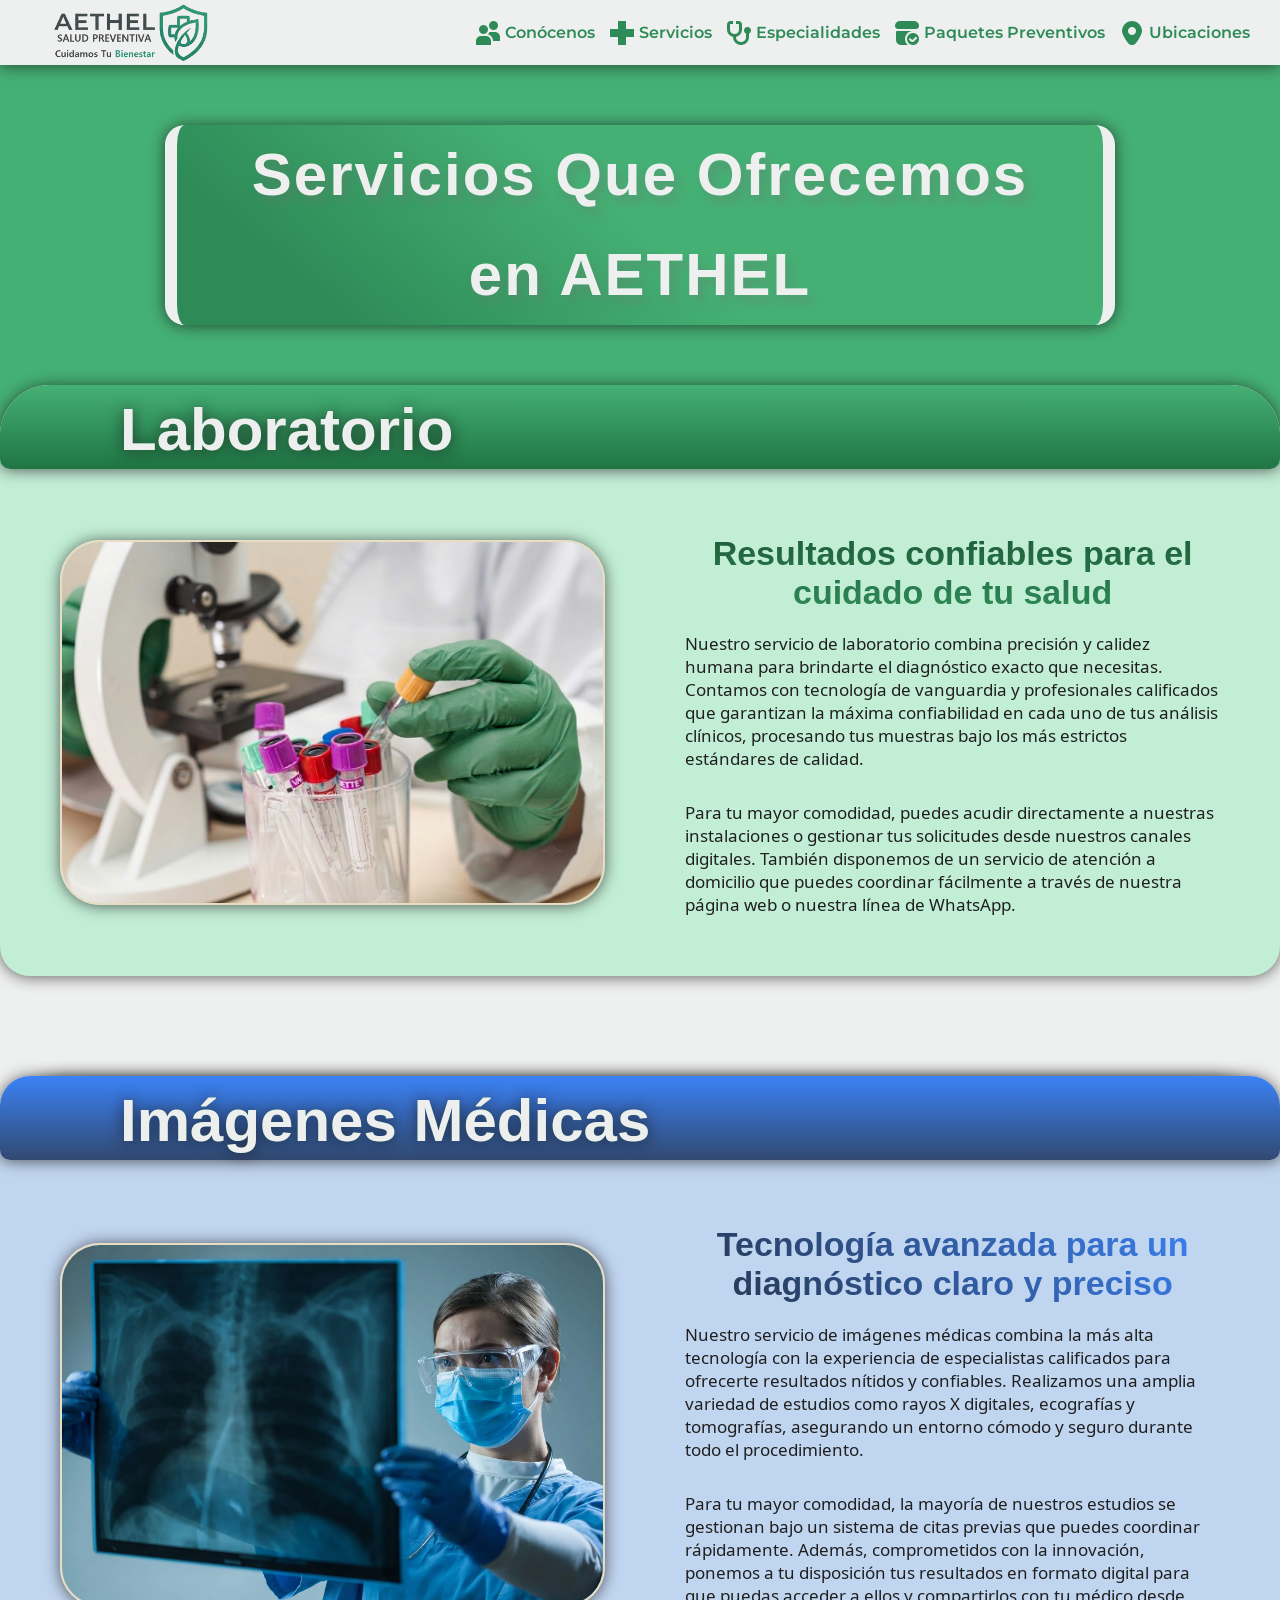
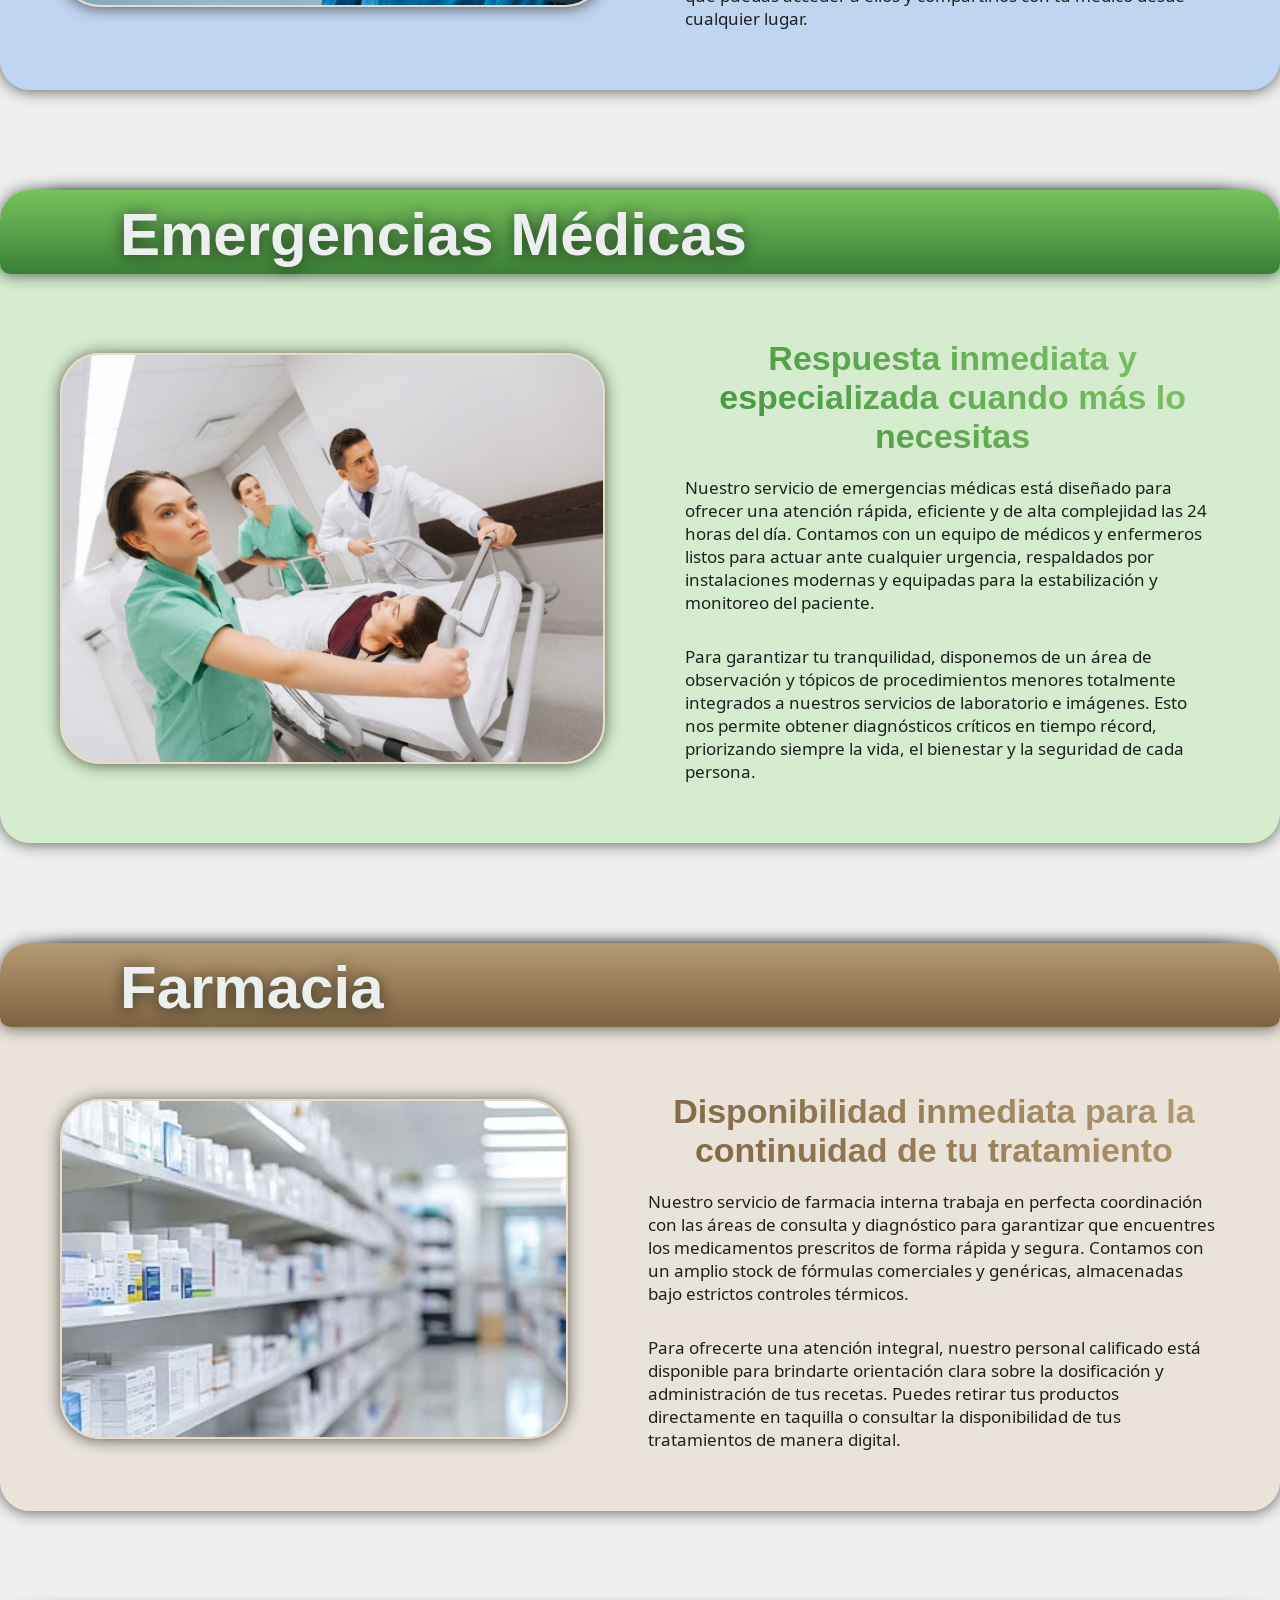
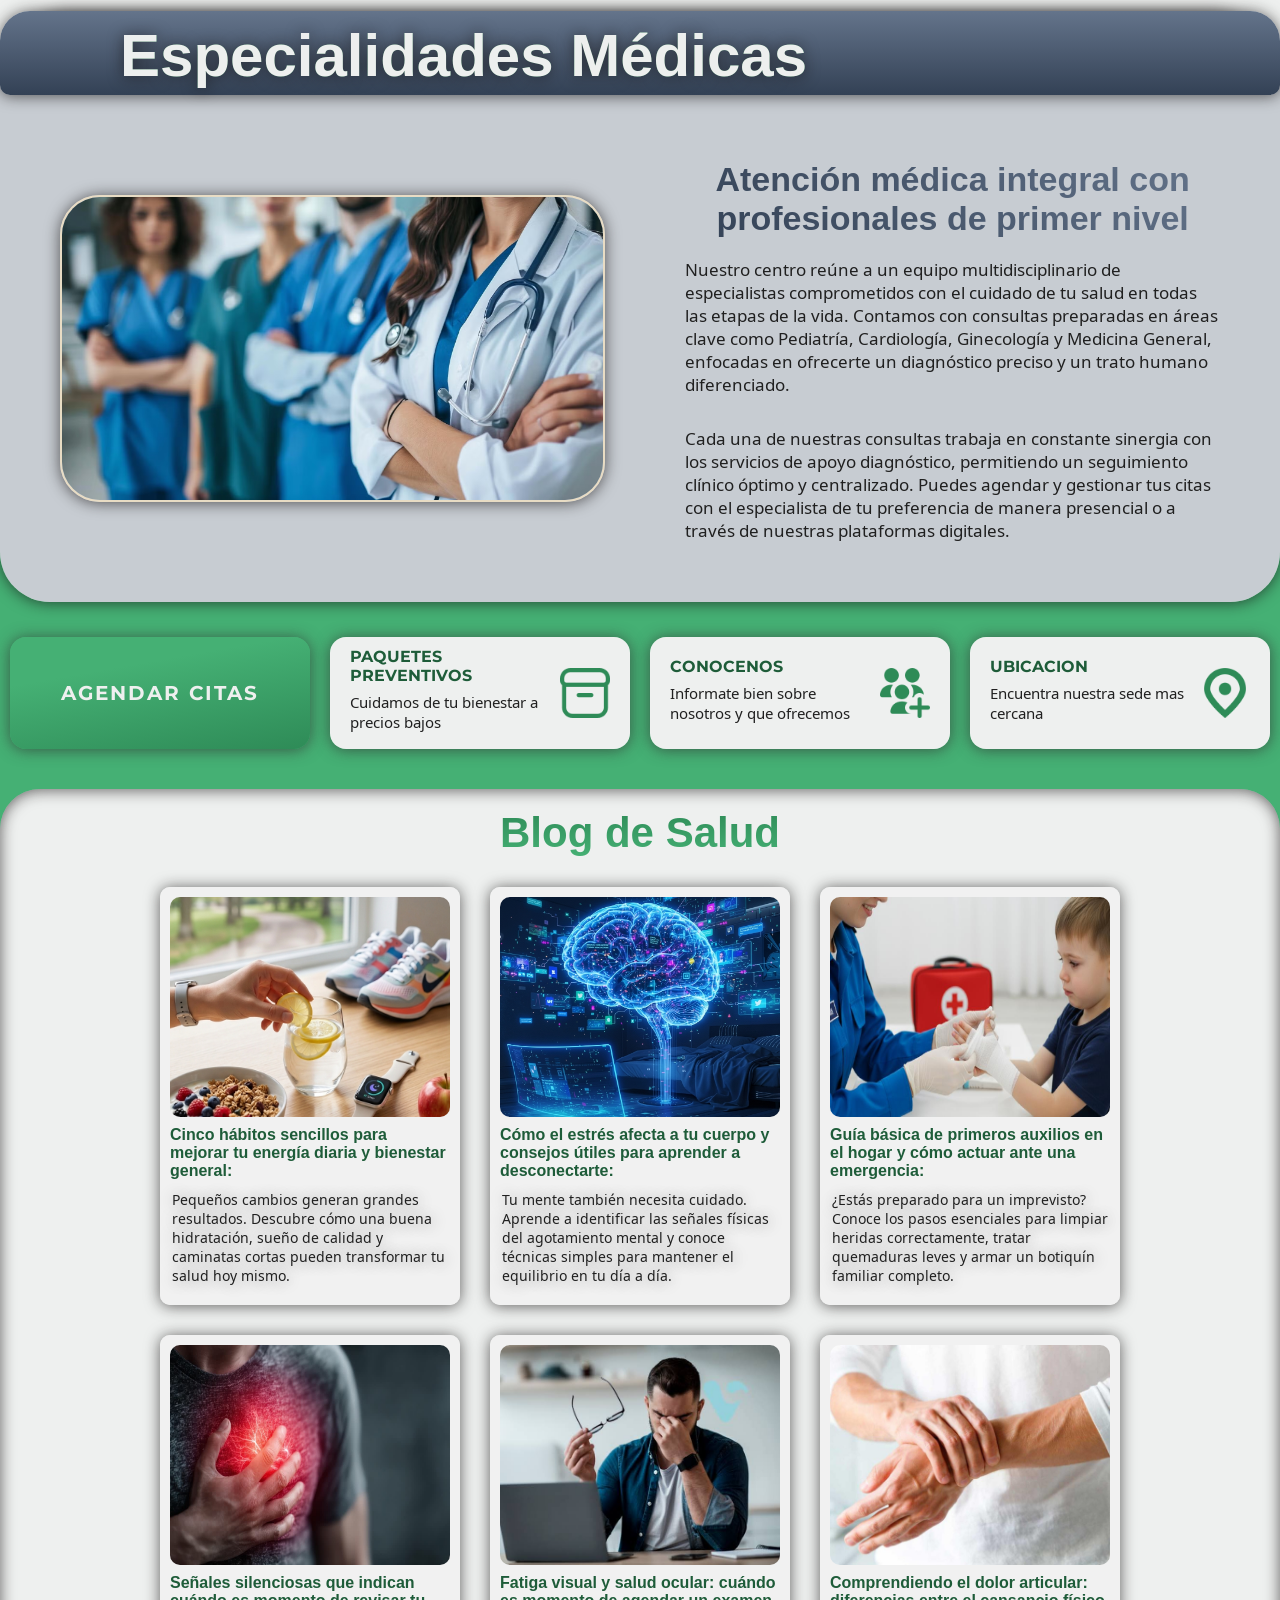
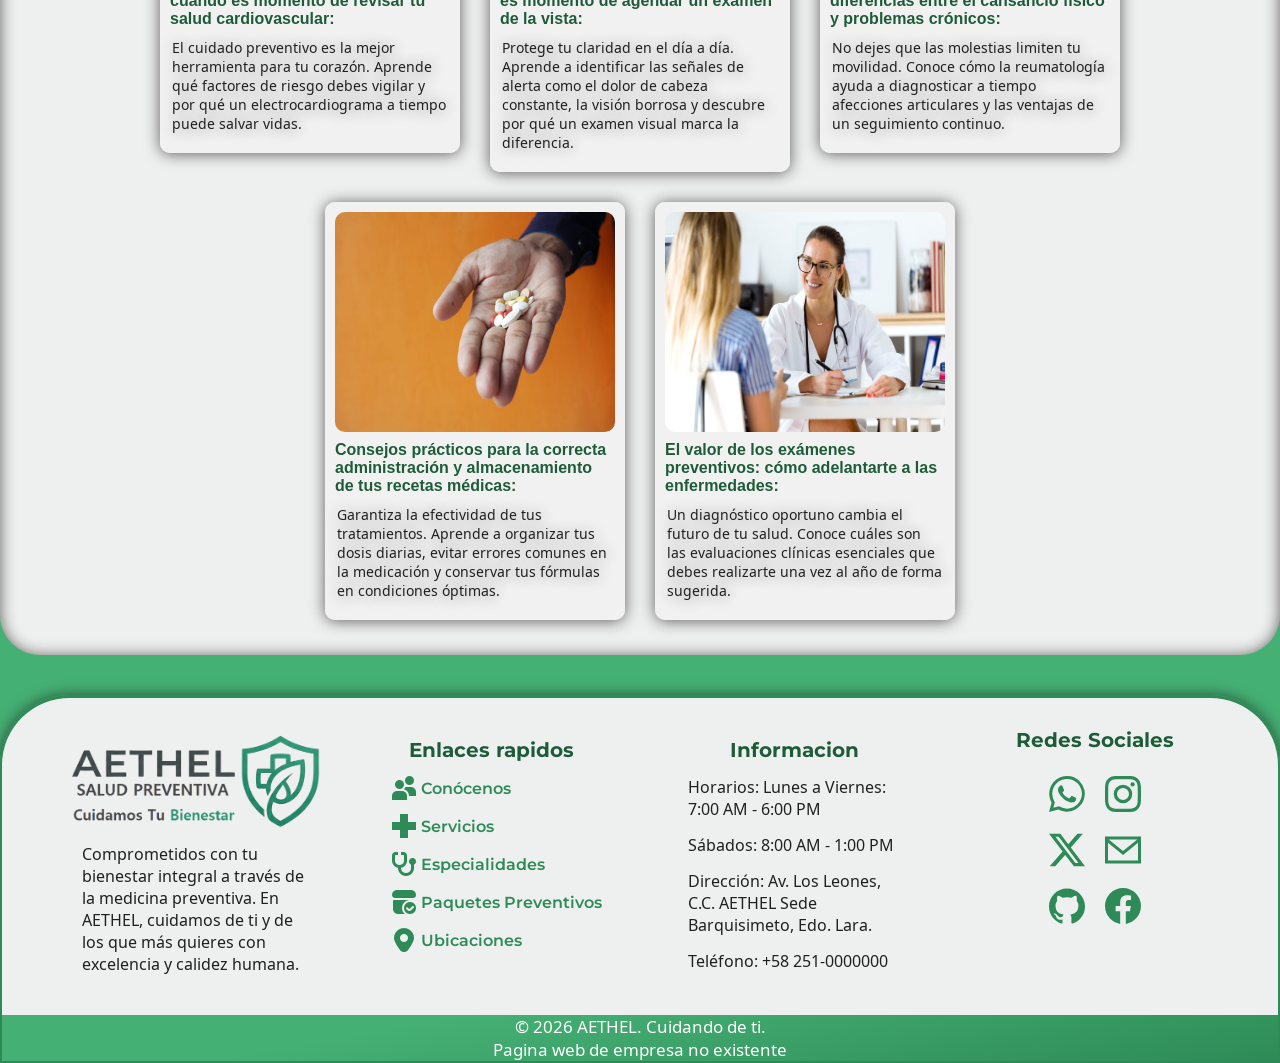
<file: pages/servicios.html>
<!DOCTYPE html>
<html lang="en">
<head>
    <meta charset="UTF-8">
    <meta name="viewport" content="width=device-width, initial-scale=1.0">
    <link rel="icon" type="image/png" href="../resource/LogoPng.png">
    <title>Servicios - AETHEL</title>
    <link rel="stylesheet" href="../style/main.css">
    <script type="module" src="../js/main.js" ></script>
</head>
<body class="greenBody">
    <header class="header">
        <a href="../index.html" draggable="false">
            <h1 class="logo">
                <img src="../resource/LogoPrincipalV1PNG.png" alt="Logo De La Pagina web Aethel Pharmaceuticals" class="imgLogo" draggable="false" >
            </h1>
        </a>
        <ul class="panelNav montserrat">
            <button class="panelButton">
                &#9776
                <img src="../resource/LogoPrincipalV1PNG.png" alt="Logo De La Pagina web Aethel Pharmaceuticals" class="imgLogo imgMenu" draggable="false">
            </button>
            <li class="itemNav itemNavHeader" ><a href="./conocenos.html"><img src="../resource/icons/usuarios.png" alt="icono de usuarios una persona">Conócenos</a></li>
            <li class="itemNav itemNavHeader" ><a href="#"><img src="../resource/icons/farmacia.png" alt="cruz medica">Servicios</a></li>
            <li class="itemNav itemNavHeader" ><a href="./especialidades.html"><img src="../resource/icons/estetoscopio.png" alt="icono de estetoscopio para las especialidades">Especialidades</a></li>
            <li class="itemNav itemNavHeader" ><a href="./paquetes.html"><img src="../resource/icons/paquete.png"  alt="icono de paquete">Paquetes Preventivos</a></li>
            <li class="itemNav itemNavHeader" ><a href="./ubicaciones.html"><img src="../resource/icons/marcador.png" alt="icono de ubicacion">Ubicaciones</a></li>
        </ul>
    </header>

    <main>
        <div class="main-container containServicios">
            <section class="titleHead">
                <h2 class="title"> Servicios Que Ofrecemos en AETHEL </h2>
            </section>

            <section class="sectionServices">
                <article class="service">
                    <div class="serviceTitle">
                        <h3 class="title">Laboratorio</h3>
                    </div>
                    <div class="serviceInfo">
                        <img class="imgInformation" src="../resource/decoration/Laboratorio.png" alt="Equipos de laboratorio">
                        <div class="textInformationService information">
                            <h4>Resultados confiables para el cuidado de tu salud</h4>
                            <p class="text noto-sans-linear-a-regular">Nuestro servicio de laboratorio combina precisión y calidez humana para brindarte el diagnóstico exacto que necesitas. Contamos con tecnología de vanguardia y profesionales calificados que garantizan la máxima confiabilidad en cada uno de tus análisis clínicos, procesando tus muestras bajo los más estrictos estándares de calidad.</p> <br>
                            <p class="text noto-sans-linear-a-regular">Para tu mayor comodidad, puedes acudir directamente a nuestras instalaciones o gestionar tus solicitudes desde nuestros canales digitales. También disponemos de un servicio de atención a domicilio que puedes coordinar fácilmente a través de nuestra página web o nuestra línea de WhatsApp.</p>
                        </div>
                    </div>
                </article>

                <article class="service">
                    <div class="serviceTitle">
                        <h3 class="title">Imágenes Médicas</h3>
                    </div>
                    <div class="serviceInfo">
                        <img class="imgInformation" src="../resource/decoration/rayos x.webp" alt="Equipos de diagnóstico por imágenes de última generación">
                        <div class="textInformationService information">
                            <h4>Tecnología avanzada para un diagnóstico claro y preciso</h4>
                            <p class="text noto-sans-linear-a-regular">Nuestro servicio de imágenes médicas combina la más alta tecnología con la experiencia de especialistas calificados para ofrecerte resultados nítidos y confiables. Realizamos una amplia variedad de estudios como rayos X digitales, ecografías y tomografías, asegurando un entorno cómodo y seguro durante todo el procedimiento.</p> <br>
                            <p class="text noto-sans-linear-a-regular">Para tu mayor comodidad, la mayoría de nuestros estudios se gestionan bajo un sistema de citas previas que puedes coordinar rápidamente. Además, comprometidos con la innovación, ponemos a tu disposición tus resultados en formato digital para que puedas acceder a ellos y compartirlos con tu médico desde cualquier lugar.</p>
                        </div>
                    </div>
                </article>

                <article class="service">
                    <div class="serviceTitle">
                        <h3 class="title">Emergencias Médicas</h3>
                    </div>
                    <div class="serviceInfo">
                        <img class="imgInformation" src="../resource/decoration/Emergencias.png" alt="Atención de emergencias médicas las 24 horas">
                        <div class="textInformationService information">
                            <h4>Respuesta inmediata y especializada cuando más lo necesitas</h4>
                            <p class="text noto-sans-linear-a-regular">Nuestro servicio de emergencias médicas está diseñado para ofrecer una atención rápida, eficiente y de alta complejidad las 24 horas del día. Contamos con un equipo de médicos y enfermeros listos para actuar ante cualquier urgencia, respaldados por instalaciones modernas y equipadas para la estabilización y monitoreo del paciente.</p> <br>
                            <p class="text noto-sans-linear-a-regular">Para garantizar tu tranquilidad, disponemos de un área de observación y tópicos de procedimientos menores totalmente integrados a nuestros servicios de laboratorio e imágenes. Esto nos permite obtener diagnósticos críticos en tiempo récord, priorizando siempre la vida, el bienestar y la seguridad de cada persona.</p>
                        </div>
                    </div>
                </article>

                <article class="service">
                    <div class="serviceTitle">
                        <h3 class="title">Farmacia</h3>
                    </div>
                    <div class="serviceInfo">
                        <img class="imgInformation" src="../resource/decoration/Farmacia.jpg" alt="Servicio de farmacia y dispensación de medicamentos">
                        <div class="textInformationService information">
                            <h4>Disponibilidad inmediata para la continuidad de tu tratamiento</h4>
                            <p class="text noto-sans-linear-a-regular">Nuestro servicio de farmacia interna trabaja en perfecta coordinación con las áreas de consulta y diagnóstico para garantizar que encuentres los medicamentos prescritos de forma rápida y segura. Contamos con un amplio stock de fórmulas comerciales y genéricas, almacenadas bajo estrictos controles térmicos.</p> <br>
                            <p class="text noto-sans-linear-a-regular">Para ofrecerte una atención integral, nuestro personal calificado está disponible para brindarte orientación clara sobre la dosificación y administración de tus recetas. Puedes retirar tus productos directamente en taquilla o consultar la disponibilidad de tus tratamientos de manera digital.</p>
                        </div>
                    </div>
                </article>

                <article class="service">
                    <div class="serviceTitle">
                        <h3 class="title">Especialidades Médicas</h3>
                    </div>
                    <div class="serviceInfo">
                        <img class="imgInformation" src="../resource/decoration/Especialidades.avif" alt="Equipo de médicos especialistas en consulta">
                        <div class="textInformationService information">
                            <h4>Atención médica integral con profesionales de primer nivel</h4>
                            <p class="text noto-sans-linear-a-regular">Nuestro centro reúne a un equipo multidisciplinario de especialistas comprometidos con el cuidado de tu salud en todas las etapas de la vida. Contamos con consultas preparadas en áreas clave como Pediatría, Cardiología, Ginecología y Medicina General, enfocadas en ofrecerte un diagnóstico preciso y un trato humano diferenciado.</p> <br>
                            <p class="text noto-sans-linear-a-regular">Cada una de nuestras consultas trabaja en constante sinergia con los servicios de apoyo diagnóstico, permitiendo un seguimiento clínico óptimo y centralizado. Puedes agendar y gestionar tus citas con el especialista de tu preferencia de manera presencial o a través de nuestras plataformas digitales.</p>
                        </div>
                    </div>
                </article>

            </section>

            <section class="sectionPanel">
                <a href="./agendarCitas.html" class="itemCard">
                    <h3 class="titleItem montserrat">AGENDAR CITAS</h3>
                </a>
                <a href="./paquetes.html" class="itemCard">
                    <div>
                        <h3 class="titleItem montserrat">PAQUETES PREVENTIVOS</h3>
                        <p class="textItem noto-sans-linear-a-regular">Cuidamos de tu bienestar a precios bajos</p>
                    </div>
                    <img src="../resource/icons/caja.png" class="itemImg" alt="icono de caja para los paquetes preventivos" draggable="false">
                </a>
                <a href="./conocenos.html" class="itemCard">
                    <div>
                        <h3 class="titleItem montserrat">CONOCENOS<h3>
                        <p class="textItem noto-sans-linear-a-regular">Informate bien sobre nosotros y que ofrecemos </p>
                    </div>
                    <img src="../resource/icons/usuarios-medicos.png" class="itemImg" alt="icono de marcador version 2" draggable="false">
                </a>
                <a href="./ubicaciones.html" class="itemCard">
                    <div>
                        <h3 class="titleItem montserrat">UBICACION</h3>
                        <p class="textItem noto-sans-linear-a-regular" >Encuentra nuestra sede mas cercana</p>
                    </div>
                    <img src="../resource/icons/marcadorV2.png" class="itemImg" alt="icono de marcador version 2" draggable="false">
                </a>
            </section>

                        <aside class="blog blogAlter">
                <h2 class="titleSec">Blog de Salud</h2>
                <section class="sectionBlog">
                    <a href="../pages/Blogs/Articulo-1.html" draggable="false">
                        <article class="itemBlog">
                            <img class="imgItemBlog" src="../resource/blog/blogImg1.png" draggable="false" alt="imagen representativa de los buenos habitos descritos">
                            <div>
                                <h3 class="titleItemBlog">Cinco hábitos sencillos para mejorar tu energía diaria y bienestar general:</h3>
                                <p class="textItemBlog noto-sans-linear-a-regular">Pequeños cambios generan grandes resultados. Descubre cómo una buena hidratación, sueño de calidad y caminatas cortas pueden transformar tu salud hoy mismo.</p>
                            </div>
                        </article>
                    </a>

                    <a href="../pages/Blogs/Articulo-2.html" draggable="false">
                        <article class="itemBlog">
                            <img class="imgItemBlog" src="../resource/blog/blogImg2.png" draggable="false" alt="imagen representativa de un cerebro estimulado por las pantallas">
                            <div>
                                <h3 class="titleItemBlog">Cómo el estrés afecta a tu cuerpo y consejos útiles para aprender a desconectarte:</h3>
                                <p class="textItemBlog noto-sans-linear-a-regular">Tu mente también necesita cuidado. Aprende a identificar las señales físicas del agotamiento mental y conoce técnicas simples para mantener el equilibrio en tu día a día.</p>
                            </div>
                        </article>
                    </a>

                    <a href="../pages/Blogs/Articulo-3.html" draggable="false">
                        <article class="itemBlog">
                            <img class="imgItemBlog" src="../resource/blog/blogImg3.jpg" draggable="false" alt="imagen representativa de un botiquín de primeros auxilios">
                            <div>
                                <h3 class="titleItemBlog">Guía básica de primeros auxilios en el hogar y cómo actuar ante una emergencia:</h3>
                                <p class="textItemBlog noto-sans-linear-a-regular">¿Estás preparado para un imprevisto? Conoce los pasos esenciales para limpiar heridas correctamente, tratar quemaduras leves y armar un botiquín familiar completo.</p>
                            </div>
                        </article>
                    </a>

                    <a href="../pages/Blogs/Articulo-4.html" draggable="false">
                        <article class="itemBlog">
                            <img class="imgItemBlog" src="../resource/blog/blogImg4.jpg" draggable="false" alt="imagen representativa del cuidado del corazón">
                            <div>
                                <h3 class="titleItemBlog">Señales silenciosas que indican cuándo es momento de revisar tu salud cardiovascular:</h3>
                                <p class="textItemBlog noto-sans-linear-a-regular">El cuidado preventivo es la mejor herramienta para tu corazón. Aprende qué factores de riesgo debes vigilar y por qué un electrocardiograma a tiempo puede salvar vidas.</p>
                            </div>
                        </article>
                    </a>

                    <a href="../pages/Blogs/Articulo-5.html" draggable="false">
                        <article class="itemBlog">
                            <img class="imgItemBlog" src="../resource/blog/blogImg5.png" draggable="false" alt="imagen representativa de un examen de la vista u oftalmología">
                            <div>
                                <h3 class="titleItemBlog">Fatiga visual y salud ocular: cuándo es momento de agendar un examen de la vista:</h3>
                                <p class="textItemBlog noto-sans-linear-a-regular">Protege tu claridad en el día a día. Aprende a identificar las señales de alerta como el dolor de cabeza constante, la visión borrosa y descubre por qué un examen visual marca la diferencia.</p>
                            </div>
                        </article>
                    </a>

                    <a href="../pages/Blogs/Articulo-6.html" draggable="false">
                        <article class="itemBlog">
                            <img class="imgItemBlog" src="../resource/blog/blogImg6.jpg" draggable="false" alt="imagen representativa del cuidado de las articulaciones">
                            <div>
                                <h3 class="titleItemBlog">Comprendiendo el dolor articular: diferencias entre el cansancio físico y problemas crónicos:</h3>
                                <p class="textItemBlog noto-sans-linear-a-regular">No dejes que las molestias limiten tu movilidad. Conoce cómo la reumatología ayuda a diagnosticar a tiempo afecciones articulares y las ventajas de un seguimiento continuo.</p>
                            </div>
                        </article>
                    </a>

                    <a href="../pages/Blogs/Articulo-7.html" draggable="false">
                        <article class="itemBlog">
                            <img class="imgItemBlog" src="../resource/blog/blogImg7.png" draggable="false" alt="imagen representativa de organización de medicamentos">
                            <div>
                                <h3 class="titleItemBlog">Consejos prácticos para la correcta administración y almacenamiento de tus recetas médicas:</h3>
                                <p class="textItemBlog noto-sans-linear-a-regular">Garantiza la efectividad de tus tratamientos. Aprende a organizar tus dosis diarias, evitar errores comunes en la medicación y conservar tus fórmulas en condiciones óptimas.</p>
                            </div>
                        </article>
                    </a>

                    <a href="../pages/Blogs/Articulo-8.html" draggable="false">
                        <article class="itemBlog">
                            <img class="imgItemBlog" src="../resource/blog/blogImg8.png" draggable="false" alt="imagen de chequeo médico de rutina">
                            <div>
                                <h3 class="titleItemBlog">El valor de los exámenes preventivos: cómo adelantarte a las enfermedades:</h3>
                                <p class="textItemBlog noto-sans-linear-a-regular">Un diagnóstico oportuno cambia el futuro de tu salud. Conoce cuáles son las evaluaciones clínicas esenciales que debes realizarte una vez al año de forma sugerida.</p>
                            </div>
                        </article>
                    </a>
                </section>
            </aside>
        </div>
    </main>

    <footer class="footer">
        <div class="footerBody">
            <div class="logoFooter">
                <a href="../index.html" draggable="false">
                    <h1 class="logo">
                        <img src="../resource/LogoPrincipalV1PNG.png" alt="Logo De La Pagina web Aethel Pharmaceuticals" class="imgLogo" draggable="false" >
                    </h1>
                </a>
                <p class="noto-sans-linear-a-regular">Comprometidos con tu bienestar integral a través de la medicina preventiva. En AETHEL, cuidamos de ti y de los que más quieres con excelencia y calidez humana.</p>
            </div>
            
            <div>
                <h2 class="titleFooter montserrat">Enlaces rapidos</h2>
                <ul class="panelNavFooter montserrat">
                    <li class="itemNav" ><a href="../conocenos.html"><img src="../resource/icons/usuarios.png" alt="icono de usuarios una persona">Conócenos</a></li>
                    <li class="itemNav" ><a href="#"><img src="../resource/icons/farmacia.png" alt="cruz medica">Servicios</a></li>
                    <li class="itemNav" ><a href="../pages/especialidades.html"><img src="../resource/icons/estetoscopio.png" alt="icono de estetoscopio para las especialidades">Especialidades</a></li>
                    <li class="itemNav" ><a href="../pages/paquetes.html"><img src="../resource/icons/paquete.png" alt="icono de paquete">Paquetes Preventivos</a></li>
                    <li class="itemNav" ><a href="../pages/ubicaciones.html"><img src="../resource/icons/marcador.png" alt="icono de ubicacion">Ubicaciones</a></li>
                </ul>
            </div>

            <div>
                <h2 class="titleFooter montserrat">Informacion</h2>
                <ul class="panelNavFooter noto-sans-linear-a-regular">
                    <li class="itemNav" >Horarios: Lunes a Viernes: 7:00 AM - 6:00 PM</li>
                    <li class="itemNav" >Sábados: 8:00 AM - 1:00 PM</li>
                    <li class="itemNav" >Dirección: Av. Los Leones, C.C. AETHEL Sede Barquisimeto, Edo. Lara.</li>
                    <li class="itemNav" >Teléfono: +58 251-0000000</li>
                </ul>
            </div>

            <div class="divRed">
                <h2 class="titleFooter montserrat titleRedes">Redes Sociales</h2>
                <ul class="panelNavFooter noto-sans-linear-a-regular redes">
                    <li class="itemNav">
                        <a href="#" target="_blank" aria-label="WhatsApp">
                            <svg viewBox="0 0 24 24" class="icon-svg"><path d="M17.472 14.382c-.297-.149-1.758-.867-2.03-.967-.273-.099-.471-.148-.67.15-.197.297-.767.966-.94 1.164-.173.199-.347.223-.644.075-.297-.15-1.255-.463-2.39-1.475-.883-.788-1.48-1.761-1.653-2.059-.173-.297-.018-.458.13-.606.134-.133.298-.347.446-.52.149-.174.198-.298.298-.497.099-.198.05-.371-.025-.52-.075-.149-.669-1.612-.916-2.207-.242-.579-.487-.5-.669-.51-.173-.008-.371-.01-.57-.01-.198 0-.52.074-.792.372-.272.297-1.04 1.016-1.04 2.479 0 1.462 1.065 2.875 1.213 3.074.149.198 2.096 3.2 5.077 4.487.709.306 1.262.489 1.694.625.712.227 1.36.195 1.871.118.571-.085 1.758-.719 2.006-1.413.248-.694.248-1.289.173-1.413-.074-.124-.272-.198-.57-.347m-5.421 7.403h-.004a9.87 9.87 0 01-5.031-1.378l-.361-.214-3.741.982.998-3.648-.235-.374a9.86 9.86 0 01-1.51-5.26c.001-5.45 4.436-9.884 9.888-9.884 2.64 0 5.122 1.03 6.988 2.898a9.825 9.825 0 012.893 6.994c-.003 5.45-4.437 9.884-9.885 9.884m8.413-18.297A11.815 11.815 0 0012.05 0C5.495 0 .16 5.335.157 11.892c0 2.096.547 4.142 1.588 5.945L0 24l6.335-1.662c1.72.937 3.659 1.432 5.631 1.433h.005c6.554 0 11.89-5.335 11.893-11.893a11.821 11.821 0 00-3.48-8.413Z"/></svg>
                        </a>
                    </li>
                    <li class="itemNav">
                        <a href="#" aria-label="Instagram">
                            <svg viewBox="0 0 24 24" class="icon-svg"><path d="M12 2.163c3.204 0 3.584.012 4.85.07 3.252.148 4.771 1.691 4.919 4.919.058 1.265.069 1.645.069 4.849 0 3.205-.012 3.584-.069 4.849-.149 3.225-1.664 4.771-4.919 4.919-1.266.058-1.644.07-4.85.07-3.204 0-3.584-.012-4.849-.07-3.26-.149-4.771-1.699-4.919-4.92-.058-1.265-.07-1.644-.07-4.849 0-3.204.013-3.583.07-4.849.149-3.227 1.664-4.771 4.919-4.919 1.266-.057 1.645-.069 4.849-.069zM12 0C8.741 0 8.333.014 7.053.072 2.695.272.273 2.69.073 7.052.014 8.333 0 8.741 0 12c0 3.259.014 3.668.072 4.948.2 4.358 2.618 6.78 6.98 6.98 1.281.058 1.689.072 4.948.072 3.259 0 3.668-.014 4.948-.072 4.354-.2 6.782-2.618 6.979-6.98.059-1.28.073-1.689.073-4.948 0-3.259-.014-3.667-.072-4.947-.196-4.354-2.617-6.78-6.979-6.98C15.668.014 15.259 0 12 0zm0 5.838a6.162 6.162 0 100 12.324 6.162 6.162 0 000-12.324zM12 16a4 4 0 110-8 4 4 0 010 8zm6.406-11.845a1.44 1.44 0 100 2.881 1.44 1.44 0 000-2.881z"/></svg>
                        </a>
                    </li>
                    <li class="itemNav">
                        <a href="#" aria-label="X">
                            <svg viewBox="0 0 24 24" class="icon-svg"><path d="M18.901 1.153h3.68l-8.04 9.19L24 22.846h-7.406l-5.8-7.584-6.638 7.584H.474l8.6-9.83L0 1.154h7.594l5.243 6.932ZM17.61 20.644h2.039L6.486 3.24H4.298Z"/></svg>
                        </a>
                    </li>
                    <li class="itemNav">
                        <a href="mailto:contacto@aethel.com" aria-label="Email">
                            <svg viewBox="0 0 24 24" class="icon-svg"><path d="M0 3v18h24V3H0zm21.518 2L12 12.713 2.482 5h19.036zM2 19V7.183l10 8.104 10-8.104V19H2z"/></svg>
                        </a>
                    </li>
                    <li class="itemNav">
                        <a href="https://github.com/josevillegasjavc-max/AETHEL" target="_blank" aria-label="GitHub">
                            <svg viewBox="0 0 24 24" class="icon-svg"><path d="M12 .297c-6.63 0-12 5.373-12 12 0 5.303 3.438 9.8 8.205 11.385.6.113.82-.258.82-.577 0-.285-.01-1.04-.015-2.04-3.338.724-4.042-1.61-4.042-1.61C4.422 18.07 3.633 17.7 3.633 17.7c-1.087-.744.084-.729.084-.729 1.205.084 1.838 1.236 1.838 1.236 1.07 1.835 2.809 1.305 3.495.998.108-.776.417-1.305.76-1.605-2.665-.3-5.466-1.332-5.466-5.93 0-1.31.465-2.38 1.235-3.22-.135-.303-.54-1.523.105-3.176 0 0 1.005-.322 3.3 1.23.96-.267 1.98-.399 3-.405 1.02.006 2.04.138 3 .405 2.28-1.552 3.285-1.23 3.285-1.23.645 1.653.24 2.873.12 3.176.765.84 1.23 1.91 1.23 3.22 0 4.61-2.805 5.625-5.475 5.92.42.36.81 1.096.81 2.22 0 1.606-.015 2.896-.015 3.286 0 .315.21.69.825.57C20.565 22.092 24 17.592 24 12.297c0-6.627-5.373-12-12-12"/></svg>
                        </a>
                    </li>
                    <li class="itemNav">
                        <a href="#" aria-label="Facebook">
                            <svg viewBox="0 0 24 24" class="icon-svg"><path d="M24 12.073c0-6.627-5.373-12-12-12s-12 5.373-12 12c0 5.99 4.388 10.954 10.125 11.854v-8.385H7.078v-3.47h3.047V9.43c0-3.007 1.792-4.669 4.533-4.669 1.312 0 2.686.235 2.686.235v2.953H15.83c-1.491 0-1.956.925-1.956 1.874v2.25h3.328l-.532 3.47h-2.796v8.385C19.612 23.027 24 18.062 24 12.073z"/></svg>
                        </a>
                    </li>
                </ul>
            </div>
        </div>
        <div class="footerCopyr noto-sans-linear-a-regular">
            <p> &copy; 2026 AETHEL. Cuidando de ti. Pagina web de empresa no existente</p>
        </div>
    </footer>
</body>
</html>
</file>
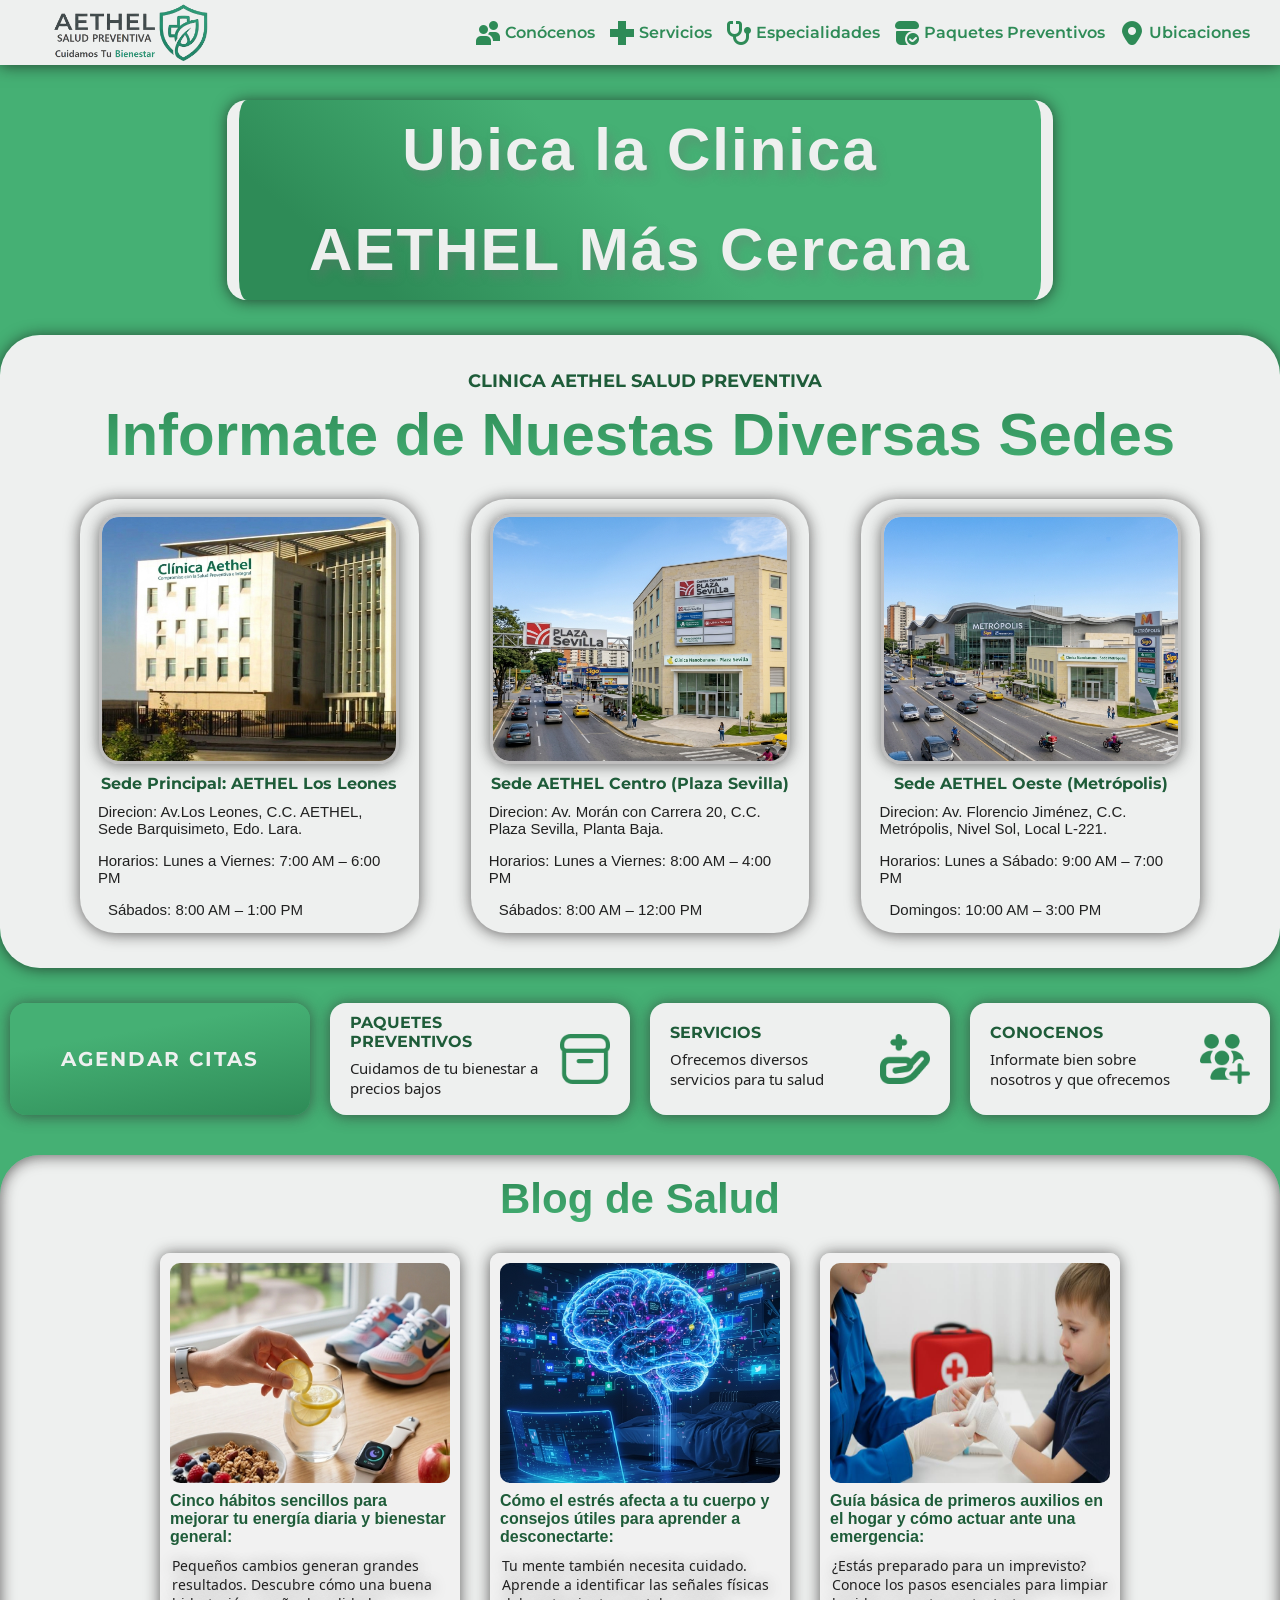
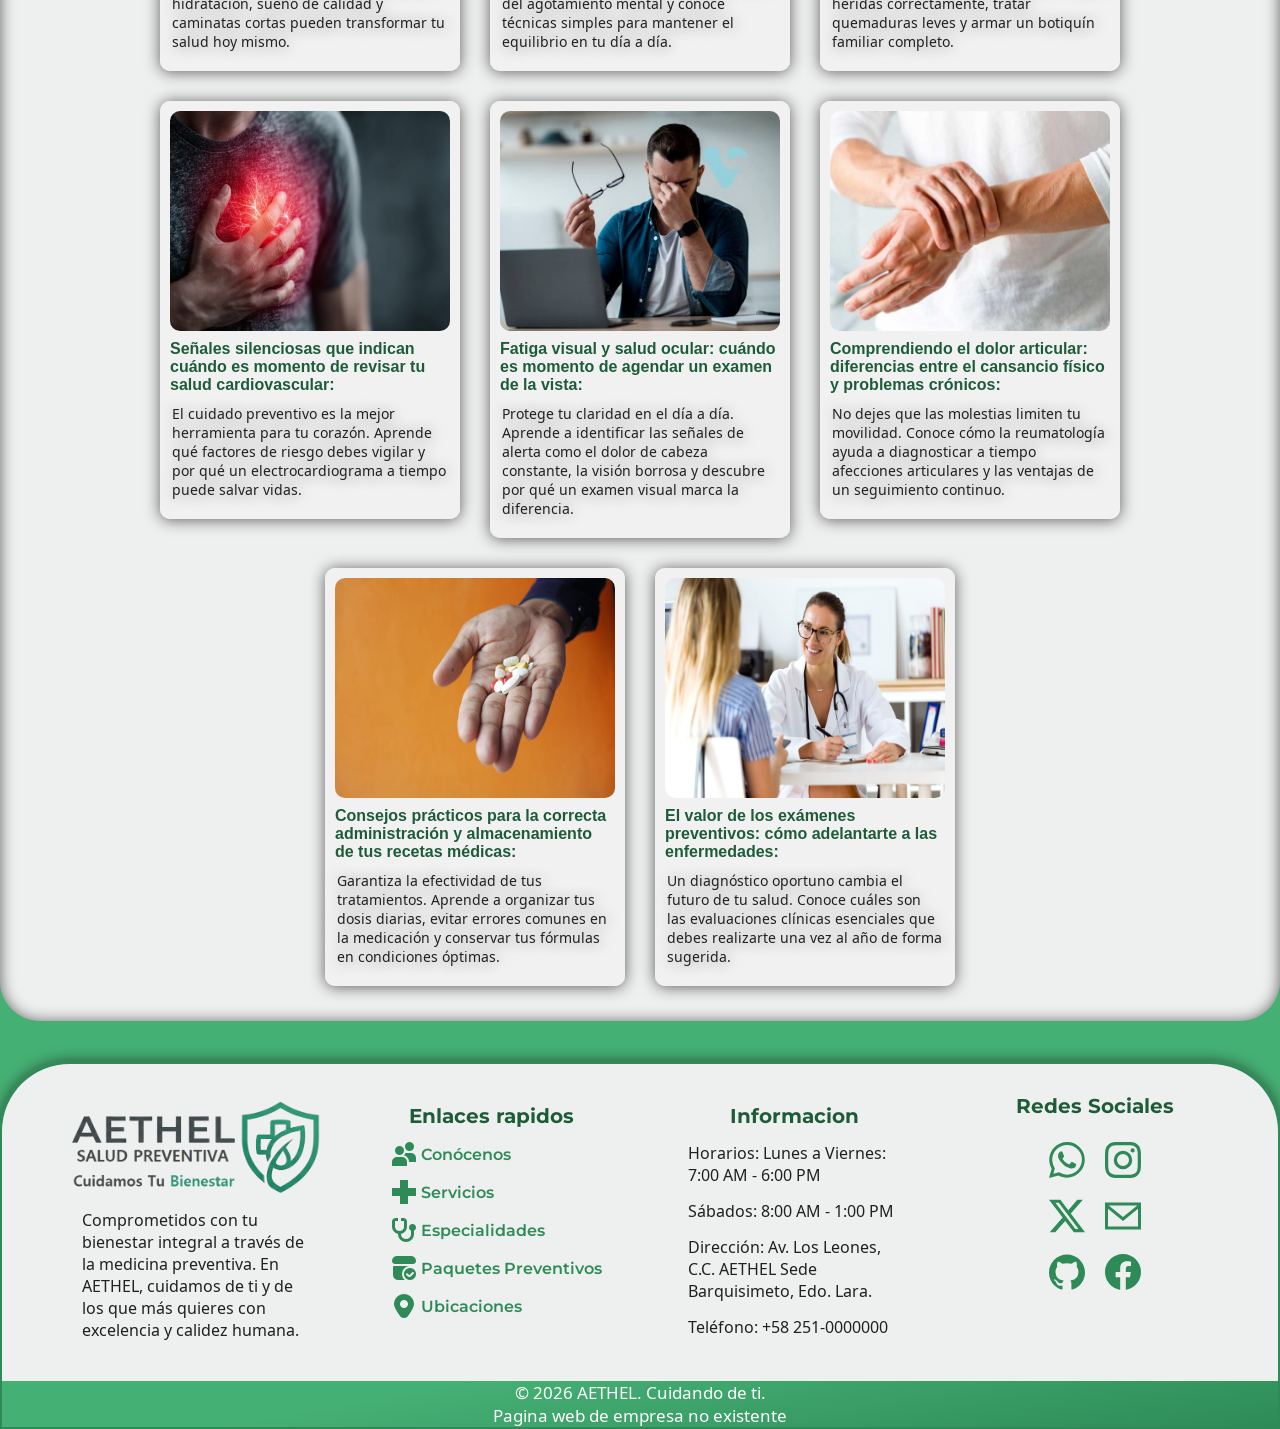
<file: pages/ubicaciones.html>
<!DOCTYPE html>
<html lang="en">
<head>
    <meta charset="UTF-8">
    <meta name="viewport" content="width=device-width, initial-scale=1.0">
    <link rel="icon" type="image/png" href="../resource/LogoPng.png">
    <title>Ubicaciones - AETHEL</title>
    <link rel="stylesheet" href="../style/main.css">
    <script type="module" src="../js/main.js" ></script>
</head>
<body class="greenBody">
    <header class="header">
        <a href="../index.html" draggable="false">
            <h1 class="logo">
                <img src="../resource/LogoPrincipalV1PNG.png" alt="Logo De La Pagina web Aethel Pharmaceuticals" class="imgLogo" draggable="false" >
            </h1>
        </a>
        <ul class="panelNav montserrat">
            <button class="panelButton">
                &#9776
                <img src="../resource/LogoPrincipalV1PNG.png" alt="Logo De La Pagina web Aethel Pharmaceuticals" class="imgLogo imgMenu" draggable="false">
            </button>
            <li class="itemNav itemNavHeader" ><a href="./conocenos.html"><img src="../resource/icons/usuarios.png" alt="icono de usuarios una persona">Conócenos</a></li>
            <li class="itemNav itemNavHeader" ><a href="./servicios.html"><img src="../resource/icons/farmacia.png" alt="cruz medica">Servicios</a></li>
            <li class="itemNav itemNavHeader" ><a href="./especialidades.html"><img src="../resource/icons/estetoscopio.png" alt="icono de estetoscopio para las especialidades">Especialidades</a></li>
            <li class="itemNav itemNavHeader" ><a href="./paquetes.html"><img src="../resource/icons/paquete.png"  alt="icono de paquete">Paquetes Preventivos</a></li>
            <li class="itemNav itemNavHeader" ><a href="#"><img src="../resource/icons/marcador.png" alt="icono de ubicacion">Ubicaciones</a></li>
        </ul>
    </header>

    <main>
        <div class="main-container containUbicaciones">
            <section class="titleHead">
                <h2 class="title">Ubica la Clinica <br> AETHEL Más Cercana</h2>
            </section>

            <section class="containInformation">
                <article class="information">
                    <span class="spanTitle montserrat">CLINICA AETHEL SALUD PREVENTIVA</span>
                    <h2 class="title">Informate de Nuestas Diversas Sedes</h2>
                </article>

                <div class="containInformationUbication">
                    <article class="ubicacion">
                        <div class="containImgUbication">
                            <img class="imgUbication" src="../resource/decoration/cnDecoration3.png" alt="">
                        </div>
                        <h3 class="titleItem montserrat">Sede Principal: AETHEL Los Leones</h3>
                        <ul class="textList">
                            <li>Direcion: Av.Los Leones, C.C. AETHEL, Sede Barquisimeto, Edo. Lara.</li>
                            <li>Horarios: Lunes a Viernes: 7:00 AM – 6:00 PM</li>
                            <li>Sábados: 8:00 AM – 1:00 PM</li>
                        </ul>
                    </article>

                    <article class="ubicacion">
                        <div class="containImgUbication">
                            <img class="imgUbication" src="../resource/decoration/metropolis.png" alt="">
                        </div>
                        <h3 class="titleItem montserrat">Sede AETHEL Centro (Plaza Sevilla)</h3>
                        <ul>
                            <li>Direcion: Av. Morán con Carrera 20, C.C. Plaza Sevilla, Planta Baja.</li>
                            <li>Horarios: Lunes a Viernes: 8:00 AM – 4:00 PM</li>
                            <li>Sábados: 8:00 AM – 12:00 PM</li>
                        </ul>
                    </article>

                    <article class="ubicacion">
                        <div class="containImgUbication">
                            <img class="imgUbication" src="../resource/decoration/plazaSevilla.png" alt="">
                        </div>
                        <h3 class="titleItem montserrat">Sede AETHEL Oeste (Metrópolis)</h3>
                        <ul>
                            <li>Direcion: Av. Florencio Jiménez, C.C. Metrópolis, Nivel Sol, Local L-221.</li>
                            <li>Horarios: Lunes a Sábado: 9:00 AM – 7:00 PM</li>
                            <li>Domingos: 10:00 AM – 3:00 PM</li>
                        </ul>
                    </article>
                </div>
            </section>
            
            <section class="sectionPanel">
                <a href="./agendarCitas.html" class="itemCard">
                    <h3 class="titleItem montserrat">AGENDAR CITAS</h3>
                </a>
                <a href="./paquetes.html" class="itemCard">
                    <div>
                        <h3 class="titleItem montserrat">PAQUETES PREVENTIVOS</h3>
                        <p class="textItem noto-sans-linear-a-regular">Cuidamos de tu bienestar a precios bajos</p>
                    </div>
                    <img src="../resource/icons/caja.png" class="itemImg" alt="icono de caja para los paquetes preventivos" draggable="false">
                </a>
                <a href="./servicios.html" class="itemCard">
                    <div>
                        <h3 class="titleItem montserrat">SERVICIOS</h3>
                        <p class="textItem noto-sans-linear-a-regular">Ofrecemos diversos servicios para tu salud</p>
                    </div>
                    <img src="../resource/icons/medico-de-mano.png" class="itemImg" alt="icono de mano para servicios medicos" draggable="false">
                </a>
                <a href="./conocenos.html" class="itemCard">
                    <div>
                        <h3 class="titleItem montserrat">CONOCENOS<h3>
                        <p class="textItem noto-sans-linear-a-regular">Informate bien sobre nosotros y que ofrecemos </p>
                    </div>
                    <img src="../resource/icons/usuarios-medicos.png" class="itemImg" alt="icono de marcador version 2" draggable="false">
                </a>
            </section>

                        <aside class="blog blogAlter">
                <h2 class="titleSec">Blog de Salud</h2>
                <section class="sectionBlog">
                    <a href="../pages/Blogs/Articulo-1.html" draggable="false">
                        <article class="itemBlog">
                            <img class="imgItemBlog" src="../resource/blog/blogImg1.png" draggable="false" alt="imagen representativa de los buenos habitos descritos">
                            <div>
                                <h3 class="titleItemBlog">Cinco hábitos sencillos para mejorar tu energía diaria y bienestar general:</h3>
                                <p class="textItemBlog noto-sans-linear-a-regular">Pequeños cambios generan grandes resultados. Descubre cómo una buena hidratación, sueño de calidad y caminatas cortas pueden transformar tu salud hoy mismo.</p>
                            </div>
                        </article>
                    </a>

                    <a href="../pages/Blogs/Articulo-2.html" draggable="false">
                        <article class="itemBlog">
                            <img class="imgItemBlog" src="../resource/blog/blogImg2.png" draggable="false" alt="imagen representativa de un cerebro estimulado por las pantallas">
                            <div>
                                <h3 class="titleItemBlog">Cómo el estrés afecta a tu cuerpo y consejos útiles para aprender a desconectarte:</h3>
                                <p class="textItemBlog noto-sans-linear-a-regular">Tu mente también necesita cuidado. Aprende a identificar las señales físicas del agotamiento mental y conoce técnicas simples para mantener el equilibrio en tu día a día.</p>
                            </div>
                        </article>
                    </a>

                    <a href="../pages/Blogs/Articulo-3.html" draggable="false">
                        <article class="itemBlog">
                            <img class="imgItemBlog" src="../resource/blog/blogImg3.jpg" draggable="false" alt="imagen representativa de un botiquín de primeros auxilios">
                            <div>
                                <h3 class="titleItemBlog">Guía básica de primeros auxilios en el hogar y cómo actuar ante una emergencia:</h3>
                                <p class="textItemBlog noto-sans-linear-a-regular">¿Estás preparado para un imprevisto? Conoce los pasos esenciales para limpiar heridas correctamente, tratar quemaduras leves y armar un botiquín familiar completo.</p>
                            </div>
                        </article>
                    </a>

                    <a href="../pages/Blogs/Articulo-4.html" draggable="false">
                        <article class="itemBlog">
                            <img class="imgItemBlog" src="../resource/blog/blogImg4.jpg" draggable="false" alt="imagen representativa del cuidado del corazón">
                            <div>
                                <h3 class="titleItemBlog">Señales silenciosas que indican cuándo es momento de revisar tu salud cardiovascular:</h3>
                                <p class="textItemBlog noto-sans-linear-a-regular">El cuidado preventivo es la mejor herramienta para tu corazón. Aprende qué factores de riesgo debes vigilar y por qué un electrocardiograma a tiempo puede salvar vidas.</p>
                            </div>
                        </article>
                    </a>

                    <a href="../pages/Blogs/Articulo-5.html" draggable="false">
                        <article class="itemBlog">
                            <img class="imgItemBlog" src="../resource/blog/blogImg5.png" draggable="false" alt="imagen representativa de un examen de la vista u oftalmología">
                            <div>
                                <h3 class="titleItemBlog">Fatiga visual y salud ocular: cuándo es momento de agendar un examen de la vista:</h3>
                                <p class="textItemBlog noto-sans-linear-a-regular">Protege tu claridad en el día a día. Aprende a identificar las señales de alerta como el dolor de cabeza constante, la visión borrosa y descubre por qué un examen visual marca la diferencia.</p>
                            </div>
                        </article>
                    </a>

                    <a href="../pages/Blogs/Articulo-6.html" draggable="false">
                        <article class="itemBlog">
                            <img class="imgItemBlog" src="../resource/blog/blogImg6.jpg" draggable="false" alt="imagen representativa del cuidado de las articulaciones">
                            <div>
                                <h3 class="titleItemBlog">Comprendiendo el dolor articular: diferencias entre el cansancio físico y problemas crónicos:</h3>
                                <p class="textItemBlog noto-sans-linear-a-regular">No dejes que las molestias limiten tu movilidad. Conoce cómo la reumatología ayuda a diagnosticar a tiempo afecciones articulares y las ventajas de un seguimiento continuo.</p>
                            </div>
                        </article>
                    </a>

                    <a href="../pages/Blogs/Articulo-7.html" draggable="false">
                        <article class="itemBlog">
                            <img class="imgItemBlog" src="../resource/blog/blogImg7.png" draggable="false" alt="imagen representativa de organización de medicamentos">
                            <div>
                                <h3 class="titleItemBlog">Consejos prácticos para la correcta administración y almacenamiento de tus recetas médicas:</h3>
                                <p class="textItemBlog noto-sans-linear-a-regular">Garantiza la efectividad de tus tratamientos. Aprende a organizar tus dosis diarias, evitar errores comunes en la medicación y conservar tus fórmulas en condiciones óptimas.</p>
                            </div>
                        </article>
                    </a>

                    <a href="../pages/Blogs/Articulo-8.html" draggable="false">
                        <article class="itemBlog">
                            <img class="imgItemBlog" src="../resource/blog/blogImg8.png" draggable="false" alt="imagen de chequeo médico de rutina">
                            <div>
                                <h3 class="titleItemBlog">El valor de los exámenes preventivos: cómo adelantarte a las enfermedades:</h3>
                                <p class="textItemBlog noto-sans-linear-a-regular">Un diagnóstico oportuno cambia el futuro de tu salud. Conoce cuáles son las evaluaciones clínicas esenciales que debes realizarte una vez al año de forma sugerida.</p>
                            </div>
                        </article>
                    </a>
                </section>
            </aside>
        </div>
    </main>

    <footer class="footer">
        <div class="footerBody">
            <div class="logoFooter">
                <a href="../index.html" draggable="false">
                    <h1 class="logo">
                        <img src="../resource/LogoPrincipalV1PNG.png" alt="Logo De La Pagina web Aethel Pharmaceuticals" class="imgLogo" draggable="false" >
                    </h1>
                </a>
                <p class="noto-sans-linear-a-regular">Comprometidos con tu bienestar integral a través de la medicina preventiva. En AETHEL, cuidamos de ti y de los que más quieres con excelencia y calidez humana.</p>
            </div>
            
            <div>
                <h2 class="titleFooter montserrat">Enlaces rapidos</h2>
                <ul class="panelNavFooter montserrat">
                    <li class="itemNav" ><a href="../conocenos.html"><img src="../resource/icons/usuarios.png" alt="icono de usuarios una persona">Conócenos</a></li>
                    <li class="itemNav" ><a href="../pages/servicios.html"><img src="../resource/icons/farmacia.png" alt="cruz medica">Servicios</a></li>
                    <li class="itemNav" ><a href="../pages/especialidades.html"><img src="../resource/icons/estetoscopio.png" alt="icono de estetoscopio para las especialidades">Especialidades</a></li>
                    <li class="itemNav" ><a href="../pages/paquetes.html"><img src="../resource/icons/paquete.png" alt="icono de paquete">Paquetes Preventivos</a></li>
                    <li class="itemNav" ><a href="#"><img src="../resource/icons/marcador.png" alt="icono de ubicacion">Ubicaciones</a></li>
                </ul>
            </div>

            <div>
                <h2 class="titleFooter montserrat">Informacion</h2>
                <ul class="panelNavFooter noto-sans-linear-a-regular">
                    <li class="itemNav" >Horarios: Lunes a Viernes: 7:00 AM - 6:00 PM</li>
                    <li class="itemNav" >Sábados: 8:00 AM - 1:00 PM</li>
                    <li class="itemNav" >Dirección: Av. Los Leones, C.C. AETHEL Sede Barquisimeto, Edo. Lara.</li>
                    <li class="itemNav" >Teléfono: +58 251-0000000</li>
                </ul>
            </div>

            <div class="divRed">
                <h2 class="titleFooter montserrat titleRedes">Redes Sociales</h2>
                <ul class="panelNavFooter noto-sans-linear-a-regular redes">
                    <li class="itemNav">
                        <a href="#" target="_blank" aria-label="WhatsApp">
                            <svg viewBox="0 0 24 24" class="icon-svg"><path d="M17.472 14.382c-.297-.149-1.758-.867-2.03-.967-.273-.099-.471-.148-.67.15-.197.297-.767.966-.94 1.164-.173.199-.347.223-.644.075-.297-.15-1.255-.463-2.39-1.475-.883-.788-1.48-1.761-1.653-2.059-.173-.297-.018-.458.13-.606.134-.133.298-.347.446-.52.149-.174.198-.298.298-.497.099-.198.05-.371-.025-.52-.075-.149-.669-1.612-.916-2.207-.242-.579-.487-.5-.669-.51-.173-.008-.371-.01-.57-.01-.198 0-.52.074-.792.372-.272.297-1.04 1.016-1.04 2.479 0 1.462 1.065 2.875 1.213 3.074.149.198 2.096 3.2 5.077 4.487.709.306 1.262.489 1.694.625.712.227 1.36.195 1.871.118.571-.085 1.758-.719 2.006-1.413.248-.694.248-1.289.173-1.413-.074-.124-.272-.198-.57-.347m-5.421 7.403h-.004a9.87 9.87 0 01-5.031-1.378l-.361-.214-3.741.982.998-3.648-.235-.374a9.86 9.86 0 01-1.51-5.26c.001-5.45 4.436-9.884 9.888-9.884 2.64 0 5.122 1.03 6.988 2.898a9.825 9.825 0 012.893 6.994c-.003 5.45-4.437 9.884-9.885 9.884m8.413-18.297A11.815 11.815 0 0012.05 0C5.495 0 .16 5.335.157 11.892c0 2.096.547 4.142 1.588 5.945L0 24l6.335-1.662c1.72.937 3.659 1.432 5.631 1.433h.005c6.554 0 11.89-5.335 11.893-11.893a11.821 11.821 0 00-3.48-8.413Z"/></svg>
                        </a>
                    </li>
                    <li class="itemNav">
                        <a href="#" aria-label="Instagram">
                            <svg viewBox="0 0 24 24" class="icon-svg"><path d="M12 2.163c3.204 0 3.584.012 4.85.07 3.252.148 4.771 1.691 4.919 4.919.058 1.265.069 1.645.069 4.849 0 3.205-.012 3.584-.069 4.849-.149 3.225-1.664 4.771-4.919 4.919-1.266.058-1.644.07-4.85.07-3.204 0-3.584-.012-4.849-.07-3.26-.149-4.771-1.699-4.919-4.92-.058-1.265-.07-1.644-.07-4.849 0-3.204.013-3.583.07-4.849.149-3.227 1.664-4.771 4.919-4.919 1.266-.057 1.645-.069 4.849-.069zM12 0C8.741 0 8.333.014 7.053.072 2.695.272.273 2.69.073 7.052.014 8.333 0 8.741 0 12c0 3.259.014 3.668.072 4.948.2 4.358 2.618 6.78 6.98 6.98 1.281.058 1.689.072 4.948.072 3.259 0 3.668-.014 4.948-.072 4.354-.2 6.782-2.618 6.979-6.98.059-1.28.073-1.689.073-4.948 0-3.259-.014-3.667-.072-4.947-.196-4.354-2.617-6.78-6.979-6.98C15.668.014 15.259 0 12 0zm0 5.838a6.162 6.162 0 100 12.324 6.162 6.162 0 000-12.324zM12 16a4 4 0 110-8 4 4 0 010 8zm6.406-11.845a1.44 1.44 0 100 2.881 1.44 1.44 0 000-2.881z"/></svg>
                        </a>
                    </li>
                    <li class="itemNav">
                        <a href="#" aria-label="X">
                            <svg viewBox="0 0 24 24" class="icon-svg"><path d="M18.901 1.153h3.68l-8.04 9.19L24 22.846h-7.406l-5.8-7.584-6.638 7.584H.474l8.6-9.83L0 1.154h7.594l5.243 6.932ZM17.61 20.644h2.039L6.486 3.24H4.298Z"/></svg>
                        </a>
                    </li>
                    <li class="itemNav">
                        <a href="mailto:contacto@aethel.com" aria-label="Email">
                            <svg viewBox="0 0 24 24" class="icon-svg"><path d="M0 3v18h24V3H0zm21.518 2L12 12.713 2.482 5h19.036zM2 19V7.183l10 8.104 10-8.104V19H2z"/></svg>
                        </a>
                    </li>
                    <li class="itemNav">
                        <a href="https://github.com/josevillegasjavc-max/AETHEL" target="_blank" aria-label="GitHub">
                            <svg viewBox="0 0 24 24" class="icon-svg"><path d="M12 .297c-6.63 0-12 5.373-12 12 0 5.303 3.438 9.8 8.205 11.385.6.113.82-.258.82-.577 0-.285-.01-1.04-.015-2.04-3.338.724-4.042-1.61-4.042-1.61C4.422 18.07 3.633 17.7 3.633 17.7c-1.087-.744.084-.729.084-.729 1.205.084 1.838 1.236 1.838 1.236 1.07 1.835 2.809 1.305 3.495.998.108-.776.417-1.305.76-1.605-2.665-.3-5.466-1.332-5.466-5.93 0-1.31.465-2.38 1.235-3.22-.135-.303-.54-1.523.105-3.176 0 0 1.005-.322 3.3 1.23.96-.267 1.98-.399 3-.405 1.02.006 2.04.138 3 .405 2.28-1.552 3.285-1.23 3.285-1.23.645 1.653.24 2.873.12 3.176.765.84 1.23 1.91 1.23 3.22 0 4.61-2.805 5.625-5.475 5.92.42.36.81 1.096.81 2.22 0 1.606-.015 2.896-.015 3.286 0 .315.21.69.825.57C20.565 22.092 24 17.592 24 12.297c0-6.627-5.373-12-12-12"/></svg>
                        </a>
                    </li>
                    <li class="itemNav">
                        <a href="#" aria-label="Facebook">
                            <svg viewBox="0 0 24 24" class="icon-svg"><path d="M24 12.073c0-6.627-5.373-12-12-12s-12 5.373-12 12c0 5.99 4.388 10.954 10.125 11.854v-8.385H7.078v-3.47h3.047V9.43c0-3.007 1.792-4.669 4.533-4.669 1.312 0 2.686.235 2.686.235v2.953H15.83c-1.491 0-1.956.925-1.956 1.874v2.25h3.328l-.532 3.47h-2.796v8.385C19.612 23.027 24 18.062 24 12.073z"/></svg>
                        </a>
                    </li>
                </ul>
            </div>
        </div>
        <div class="footerCopyr noto-sans-linear-a-regular">
            <p> &copy; 2026 AETHEL. Cuidando de ti. Pagina web de empresa no existente</p>
        </div>
    </footer>
</body>
</html>
</file>
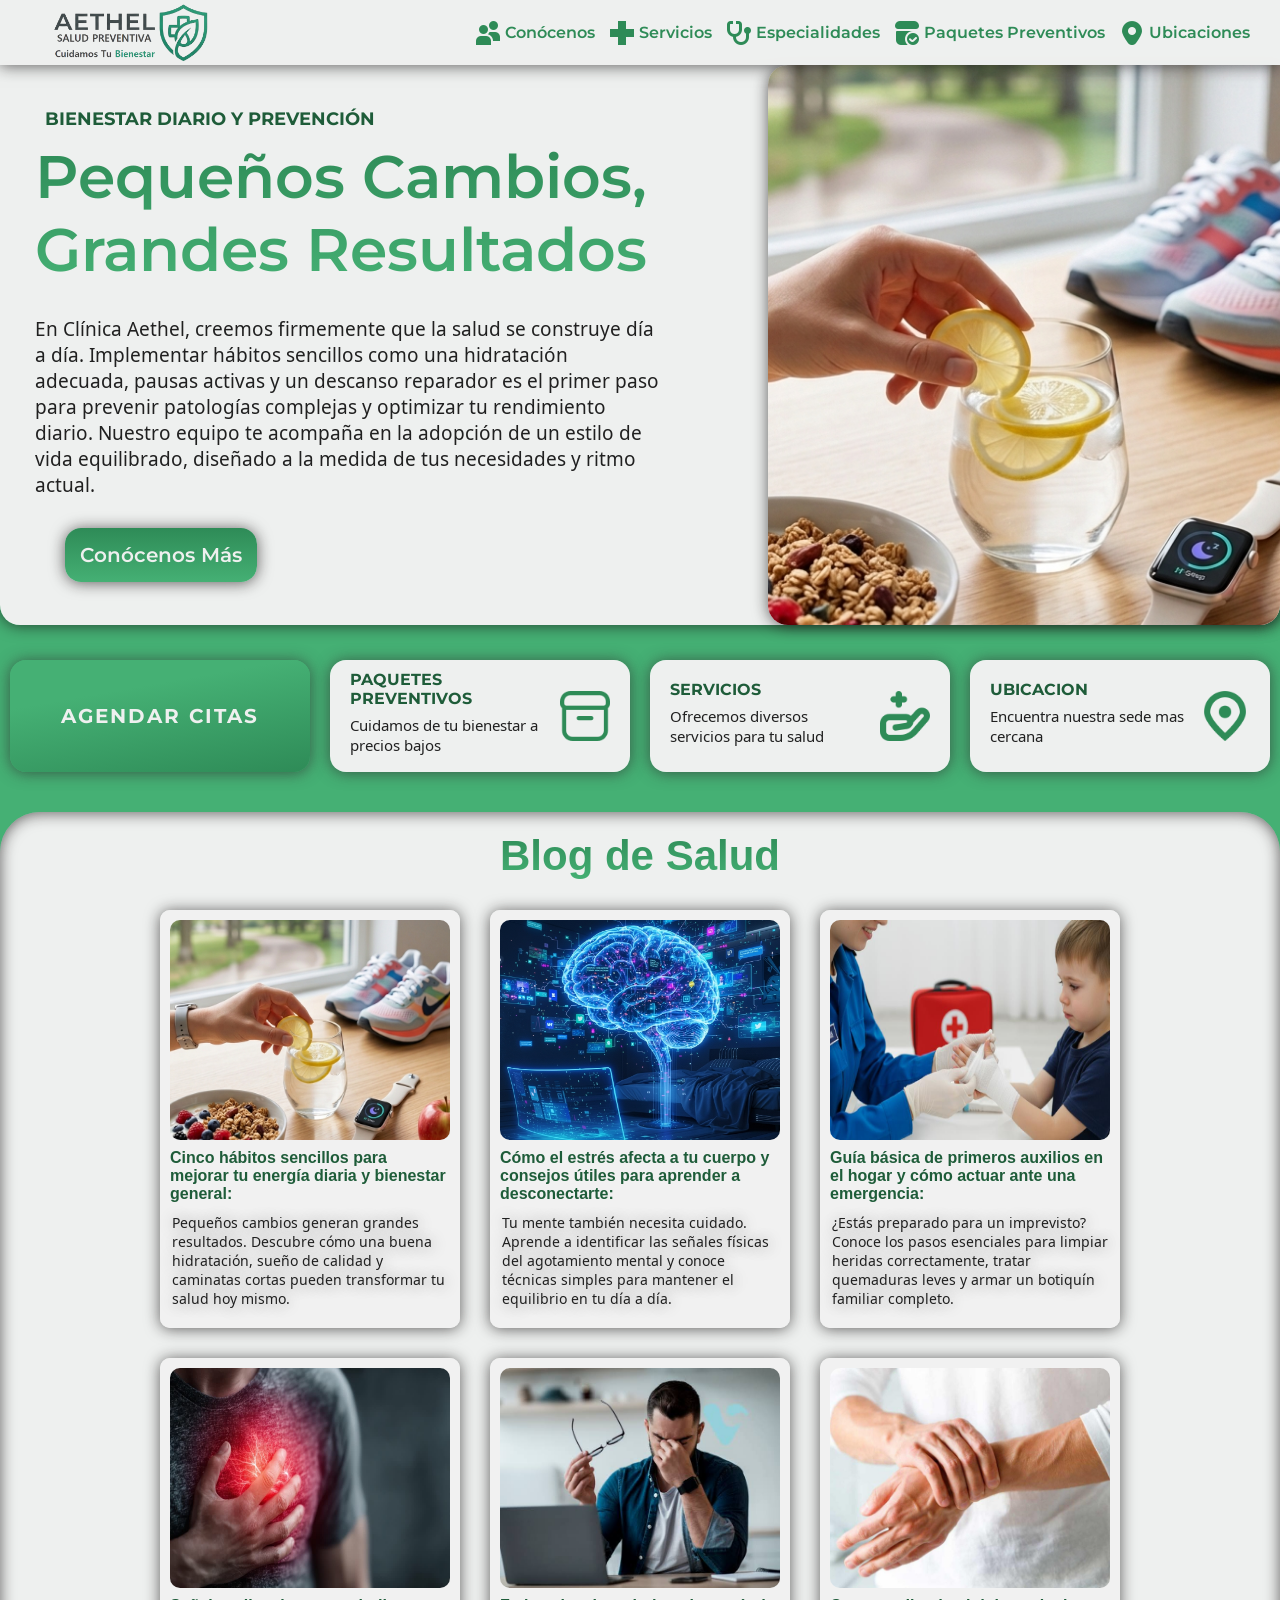
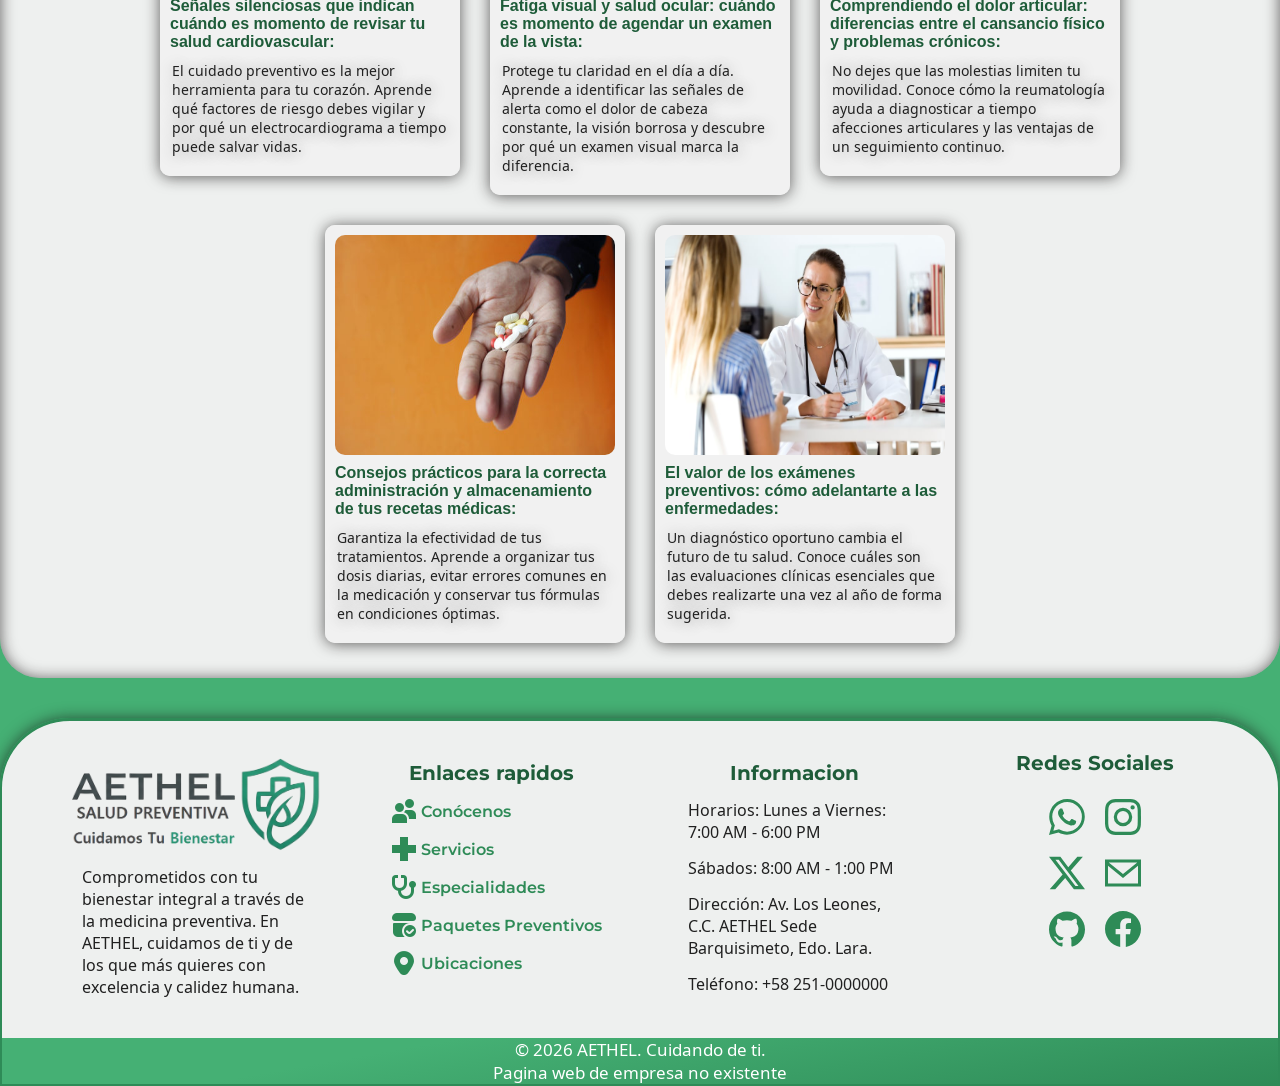
<file: pages/Blogs/Articulo-1.html>
<!DOCTYPE html>
<html lang="en">
<head>
    <meta charset="UTF-8">
    <meta name="viewport" content="width=device-width, initial-scale=1.0">
    <link rel="icon" type="image/png" href="../../resource/LogoPng.png">
    <title>Blog - AETHEL</title>
    <link rel="stylesheet" href="../../style/main.css">
    <script type="module" src="../../js/main.js" ></script>
</head>
<body class="greenBody">
    <header class="header">
        <a href="../../index.html" draggable="false">
            <h1 class="logo">
                <img src="../../resource/LogoPrincipalV1PNG.png" alt="Logo De La Pagina web Aethel Pharmaceuticals" class="imgLogo" draggable="false" >
            </h1>
        </a>
        <ul class="panelNav montserrat">
            <button class="panelButton">
                &#9776
                <img src="../../resource/LogoPrincipalV1PNG.png" alt="Logo De La Pagina web Aethel Pharmaceuticals" class="imgLogo imgMenu" draggable="false">
            </button>
            <li class="itemNav itemNavHeader" ><a href="../conocenos.html"><img src="../../resource/icons/usuarios.png" alt="icono de usuarios una persona">Conócenos</a></li>
            <li class="itemNav itemNavHeader" ><a href="../servicios.html"><img src="../../resource/icons/farmacia.png" alt="cruz medica">Servicios</a></li>
            <li class="itemNav itemNavHeader" ><a href="../especialidades.html"><img src="../../resource/icons/estetoscopio.png" alt="icono de estetoscopio para las especialidades">Especialidades</a></li>
            <li class="itemNav itemNavHeader" ><a href="../paquetes.html"><img src="../../resource/icons/paquete.png"  alt="icono de paquete">Paquetes Preventivos</a></li>
            <li class="itemNav itemNavHeader" ><a href="../ubicaciones.html"><img src="../../resource/icons/marcador.png" alt="icono de ubicacion">Ubicaciones</a></li>
        </ul>
    </header>

    <main>
        <div class="main-container containArticleBlog">
            <section class="containInformation">
                <article class="information">
                    <span class="spanTitle montserrat">BIENESTAR DIARIO Y PREVENCIÓN</span>
                    <h2 class="title montserrat">Pequeños Cambios, <br> Grandes Resultados</h2>
                    <p class="text noto-sans-linear-a-regular">En Clínica Aethel, creemos firmemente que la salud se construye día a día. Implementar hábitos sencillos como una hidratación adecuada, pausas activas y un descanso reparador es el primer paso para prevenir patologías complejas y optimizar tu rendimiento diario. Nuestro equipo te acompaña en la adopción de un estilo de vida equilibrado, diseñado a la medida de tus necesidades y ritmo actual.</p>
                    <a href="../index.html" draggable="false" class="button montserrat">Conócenos Más</a>
                </article>
                <img class="imgInformation" src="../../resource/blog/blogImg1.png" draggable="false" alt="Persona adoptando hábitos saludables y bienestar diario">
            </section>

            <section class="sectionPanel">
                <a href="../agendarCitas.html" class="itemCard">
                    <h3 class="titleItem montserrat">AGENDAR CITAS</h3>
                </a>
                <a href="../paquetes.html" class="itemCard">
                    <div>
                        <h3 class="titleItem montserrat">PAQUETES PREVENTIVOS</h3>
                        <p class="textItem noto-sans-linear-a-regular">Cuidamos de tu bienestar a precios bajos</p>
                    </div>
                    <img src="../../resource/icons/caja.png" class="itemImg" alt="icono de caja para los paquetes preventivos" draggable="false">
                </a>
                <a href="../servicios.html" class="itemCard">
                    <div>
                        <h3 class="titleItem montserrat">SERVICIOS</h3>
                        <p class="textItem noto-sans-linear-a-regular">Ofrecemos diversos servicios para tu salud</p>
                    </div>
                    <img src="../../resource/icons/medico-de-mano.png" class="itemImg" alt="icono de mano para servicios medicos" draggable="false">
                </a>
                <a href="../ubicaciones.html" class="itemCard">
                    <div>
                        <h3 class="titleItem montserrat">UBICACION</h3>
                        <p class="textItem noto-sans-linear-a-regular" >Encuentra nuestra sede mas cercana</p>
                    </div>
                    <img src="../../resource/icons/marcadorV2.png" class="itemImg" alt="icono de marcador version 2" draggable="false">
                </a>
            </section>

            <aside class="blog blogAlter">
                <h2 class="titleSec">Blog de Salud</h2>
                <section class="sectionBlog">
                    <a href="#" draggable="false">
                        <article class="itemBlog">
                            <img class="imgItemBlog" src="../../resource/blog/blogImg1.png" draggable="false" alt="imagen representativa de los buenos habitos descritos">
                            <div>
                                <h3 class="titleItemBlog">Cinco hábitos sencillos para mejorar tu energía diaria y bienestar general:</h3>
                                <p class="textItemBlog noto-sans-linear-a-regular">Pequeños cambios generan grandes resultados. Descubre cómo una buena hidratación, sueño de calidad y caminatas cortas pueden transformar tu salud hoy mismo.</p>
                            </div>
                        </article>
                    </a>

                    <a href="../Blogs/Articulo-2.html" draggable="false">
                        <article class="itemBlog">
                            <img class="imgItemBlog" src="../../resource/blog/blogImg2.png" draggable="false" alt="imagen representativa de un cerebro estimulado por las pantallas">
                            <div>
                                <h3 class="titleItemBlog">Cómo el estrés afecta a tu cuerpo y consejos útiles para aprender a desconectarte:</h3>
                                <p class="textItemBlog noto-sans-linear-a-regular">Tu mente también necesita cuidado. Aprende a identificar las señales físicas del agotamiento mental y conoce técnicas simples para mantener el equilibrio en tu día a día.</p>
                            </div>
                        </article>
                    </a>

                    <a href="../Blogs/Articulo-3.html" draggable="false">
                        <article class="itemBlog">
                            <img class="imgItemBlog" src="../../resource/blog/blogImg3.jpg" draggable="false" alt="imagen representativa de un botiquín de primeros auxilios">
                            <div>
                                <h3 class="titleItemBlog">Guía básica de primeros auxilios en el hogar y cómo actuar ante una emergencia:</h3>
                                <p class="textItemBlog noto-sans-linear-a-regular">¿Estás preparado para un imprevisto? Conoce los pasos esenciales para limpiar heridas correctamente, tratar quemaduras leves y armar un botiquín familiar completo.</p>
                            </div>
                        </article>
                    </a>

                    <a href="../Blogs/Articulo-4.html" draggable="false">
                        <article class="itemBlog">
                            <img class="imgItemBlog" src="../../resource/blog/blogImg4.jpg" draggable="false" alt="imagen representativa del cuidado del corazón">
                            <div>
                                <h3 class="titleItemBlog">Señales silenciosas que indican cuándo es momento de revisar tu salud cardiovascular:</h3>
                                <p class="textItemBlog noto-sans-linear-a-regular">El cuidado preventivo es la mejor herramienta para tu corazón. Aprende qué factores de riesgo debes vigilar y por qué un electrocardiograma a tiempo puede salvar vidas.</p>
                            </div>
                        </article>
                    </a>

                    <a href="../Blogs/Articulo-5.html" draggable="false">
                        <article class="itemBlog">
                            <img class="imgItemBlog" src="../../resource/blog/blogImg5.png" draggable="false" alt="imagen representativa de un examen de la vista u oftalmología">
                            <div>
                                <h3 class="titleItemBlog">Fatiga visual y salud ocular: cuándo es momento de agendar un examen de la vista:</h3>
                                <p class="textItemBlog noto-sans-linear-a-regular">Protege tu claridad en el día a día. Aprende a identificar las señales de alerta como el dolor de cabeza constante, la visión borrosa y descubre por qué un examen visual marca la diferencia.</p>
                            </div>
                        </article>
                    </a>

                    <a href="../Blogs/Articulo-6.html" draggable="false">
                        <article class="itemBlog">
                            <img class="imgItemBlog" src="../../resource/blog/blogImg6.jpg" draggable="false" alt="imagen representativa del cuidado de las articulaciones">
                            <div>
                                <h3 class="titleItemBlog">Comprendiendo el dolor articular: diferencias entre el cansancio físico y problemas crónicos:</h3>
                                <p class="textItemBlog noto-sans-linear-a-regular">No dejes que las molestias limiten tu movilidad. Conoce cómo la reumatología ayuda a diagnosticar a tiempo afecciones articulares y las ventajas de un seguimiento continuo.</p>
                            </div>
                        </article>
                    </a>

                    <a href="../Blogs/Articulo-7.html" draggable="false">
                        <article class="itemBlog">
                            <img class="imgItemBlog" src="../../resource/blog/blogImg7.png" draggable="false" alt="imagen representativa de organización de medicamentos">
                            <div>
                                <h3 class="titleItemBlog">Consejos prácticos para la correcta administración y almacenamiento de tus recetas médicas:</h3>
                                <p class="textItemBlog noto-sans-linear-a-regular">Garantiza la efectividad de tus tratamientos. Aprende a organizar tus dosis diarias, evitar errores comunes en la medicación y conservar tus fórmulas en condiciones óptimas.</p>
                            </div>
                        </article>
                    </a>

                    <a href="../Blogs/Articulo-8.html" draggable="false">
                        <article class="itemBlog">
                            <img class="imgItemBlog" src="../../resource/blog/blogImg8.png" draggable="false" alt="imagen de chequeo médico de rutina">
                            <div>
                                <h3 class="titleItemBlog">El valor de los exámenes preventivos: cómo adelantarte a las enfermedades:</h3>
                                <p class="textItemBlog noto-sans-linear-a-regular">Un diagnóstico oportuno cambia el futuro de tu salud. Conoce cuáles son las evaluaciones clínicas esenciales que debes realizarte una vez al año de forma sugerida.</p>
                            </div>
                        </article>
                    </a>
                </section>
            </aside>
        </div>
    </main>

    <footer class="footer">
        <div class="footerBody">
            <div class="logoFooter">
                <a href="../../index.html" draggable="false">
                    <h1 class="logo">
                        <img src="../../resource/LogoPrincipalV1PNG.png" alt="Logo De La Pagina web Aethel Pharmaceuticals" class="imgLogo" draggable="false" >
                    </h1>
                </a>
                <p class="noto-sans-linear-a-regular">Comprometidos con tu bienestar integral a través de la medicina preventiva. En AETHEL, cuidamos de ti y de los que más quieres con excelencia y calidez humana.</p>
            </div>
            
            <div>
                <h2 class="titleFooter montserrat">Enlaces rapidos</h2>
                <ul class="panelNavFooter montserrat">
                    <li class="itemNav" ><a href="../../conocenos.html"><img src="../../resource/icons/usuarios.png" alt="icono de usuarios una persona">Conócenos</a></li>
                    <li class="itemNav" ><a href="../../pages/servicios.html"><img src="../../resource/icons/farmacia.png" alt="cruz medica">Servicios</a></li>
                    <li class="itemNav" ><a href="../../pages/especialidades.html"><img src="../../resource/icons/estetoscopio.png" alt="icono de estetoscopio para las especialidades">Especialidades</a></li>
                    <li class="itemNav" ><a href="../../pages/paquetes.html"><img src="../../resource/icons/paquete.png" alt="icono de paquete">Paquetes Preventivos</a></li>
                    <li class="itemNav" ><a href="../../pages/ubicaciones.html"><img src="../../resource/icons/marcador.png" alt="icono de ubicacion">Ubicaciones</a></li>
                </ul>
            </div>

            <div>
                <h2 class="titleFooter montserrat">Informacion</h2>
                <ul class="panelNavFooter noto-sans-linear-a-regular">
                    <li class="itemNav" >Horarios: Lunes a Viernes: 7:00 AM - 6:00 PM</li>
                    <li class="itemNav" >Sábados: 8:00 AM - 1:00 PM</li>
                    <li class="itemNav" >Dirección: Av. Los Leones, C.C. AETHEL Sede Barquisimeto, Edo. Lara.</li>
                    <li class="itemNav" >Teléfono: +58 251-0000000</li>
                </ul>
            </div>

            <div class="divRed">
                <h2 class="titleFooter montserrat titleRedes">Redes Sociales</h2>
                <ul class="panelNavFooter noto-sans-linear-a-regular redes">
                    <li class="itemNav">
                        <a href="#" target="_blank" aria-label="WhatsApp">
                            <svg viewBox="0 0 24 24" class="icon-svg"><path d="M17.472 14.382c-.297-.149-1.758-.867-2.03-.967-.273-.099-.471-.148-.67.15-.197.297-.767.966-.94 1.164-.173.199-.347.223-.644.075-.297-.15-1.255-.463-2.39-1.475-.883-.788-1.48-1.761-1.653-2.059-.173-.297-.018-.458.13-.606.134-.133.298-.347.446-.52.149-.174.198-.298.298-.497.099-.198.05-.371-.025-.52-.075-.149-.669-1.612-.916-2.207-.242-.579-.487-.5-.669-.51-.173-.008-.371-.01-.57-.01-.198 0-.52.074-.792.372-.272.297-1.04 1.016-1.04 2.479 0 1.462 1.065 2.875 1.213 3.074.149.198 2.096 3.2 5.077 4.487.709.306 1.262.489 1.694.625.712.227 1.36.195 1.871.118.571-.085 1.758-.719 2.006-1.413.248-.694.248-1.289.173-1.413-.074-.124-.272-.198-.57-.347m-5.421 7.403h-.004a9.87 9.87 0 01-5.031-1.378l-.361-.214-3.741.982.998-3.648-.235-.374a9.86 9.86 0 01-1.51-5.26c.001-5.45 4.436-9.884 9.888-9.884 2.64 0 5.122 1.03 6.988 2.898a9.825 9.825 0 012.893 6.994c-.003 5.45-4.437 9.884-9.885 9.884m8.413-18.297A11.815 11.815 0 0012.05 0C5.495 0 .16 5.335.157 11.892c0 2.096.547 4.142 1.588 5.945L0 24l6.335-1.662c1.72.937 3.659 1.432 5.631 1.433h.005c6.554 0 11.89-5.335 11.893-11.893a11.821 11.821 0 00-3.48-8.413Z"/></svg>
                        </a>
                    </li>
                    <li class="itemNav">
                        <a href="#" aria-label="Instagram">
                            <svg viewBox="0 0 24 24" class="icon-svg"><path d="M12 2.163c3.204 0 3.584.012 4.85.07 3.252.148 4.771 1.691 4.919 4.919.058 1.265.069 1.645.069 4.849 0 3.205-.012 3.584-.069 4.849-.149 3.225-1.664 4.771-4.919 4.919-1.266.058-1.644.07-4.85.07-3.204 0-3.584-.012-4.849-.07-3.26-.149-4.771-1.699-4.919-4.92-.058-1.265-.07-1.644-.07-4.849 0-3.204.013-3.583.07-4.849.149-3.227 1.664-4.771 4.919-4.919 1.266-.057 1.645-.069 4.849-.069zM12 0C8.741 0 8.333.014 7.053.072 2.695.272.273 2.69.073 7.052.014 8.333 0 8.741 0 12c0 3.259.014 3.668.072 4.948.2 4.358 2.618 6.78 6.98 6.98 1.281.058 1.689.072 4.948.072 3.259 0 3.668-.014 4.948-.072 4.354-.2 6.782-2.618 6.979-6.98.059-1.28.073-1.689.073-4.948 0-3.259-.014-3.667-.072-4.947-.196-4.354-2.617-6.78-6.979-6.98C15.668.014 15.259 0 12 0zm0 5.838a6.162 6.162 0 100 12.324 6.162 6.162 0 000-12.324zM12 16a4 4 0 110-8 4 4 0 010 8zm6.406-11.845a1.44 1.44 0 100 2.881 1.44 1.44 0 000-2.881z"/></svg>
                        </a>
                    </li>
                    <li class="itemNav">
                        <a href="#" aria-label="X">
                            <svg viewBox="0 0 24 24" class="icon-svg"><path d="M18.901 1.153h3.68l-8.04 9.19L24 22.846h-7.406l-5.8-7.584-6.638 7.584H.474l8.6-9.83L0 1.154h7.594l5.243 6.932ZM17.61 20.644h2.039L6.486 3.24H4.298Z"/></svg>
                        </a>
                    </li>
                    <li class="itemNav">
                        <a href="mailto:contacto@aethel.com" aria-label="Email">
                            <svg viewBox="0 0 24 24" class="icon-svg"><path d="M0 3v18h24V3H0zm21.518 2L12 12.713 2.482 5h19.036zM2 19V7.183l10 8.104 10-8.104V19H2z"/></svg>
                        </a>
                    </li>
                    <li class="itemNav">
                        <a href="https://github.com/josevillegasjavc-max/AETHEL" target="_blank" aria-label="GitHub">
                            <svg viewBox="0 0 24 24" class="icon-svg"><path d="M12 .297c-6.63 0-12 5.373-12 12 0 5.303 3.438 9.8 8.205 11.385.6.113.82-.258.82-.577 0-.285-.01-1.04-.015-2.04-3.338.724-4.042-1.61-4.042-1.61C4.422 18.07 3.633 17.7 3.633 17.7c-1.087-.744.084-.729.084-.729 1.205.084 1.838 1.236 1.838 1.236 1.07 1.835 2.809 1.305 3.495.998.108-.776.417-1.305.76-1.605-2.665-.3-5.466-1.332-5.466-5.93 0-1.31.465-2.38 1.235-3.22-.135-.303-.54-1.523.105-3.176 0 0 1.005-.322 3.3 1.23.96-.267 1.98-.399 3-.405 1.02.006 2.04.138 3 .405 2.28-1.552 3.285-1.23 3.285-1.23.645 1.653.24 2.873.12 3.176.765.84 1.23 1.91 1.23 3.22 0 4.61-2.805 5.625-5.475 5.92.42.36.81 1.096.81 2.22 0 1.606-.015 2.896-.015 3.286 0 .315.21.69.825.57C20.565 22.092 24 17.592 24 12.297c0-6.627-5.373-12-12-12"/></svg>
                        </a>
                    </li>
                    <li class="itemNav">
                        <a href="#" aria-label="Facebook">
                            <svg viewBox="0 0 24 24" class="icon-svg"><path d="M24 12.073c0-6.627-5.373-12-12-12s-12 5.373-12 12c0 5.99 4.388 10.954 10.125 11.854v-8.385H7.078v-3.47h3.047V9.43c0-3.007 1.792-4.669 4.533-4.669 1.312 0 2.686.235 2.686.235v2.953H15.83c-1.491 0-1.956.925-1.956 1.874v2.25h3.328l-.532 3.47h-2.796v8.385C19.612 23.027 24 18.062 24 12.073z"/></svg>
                        </a>
                    </li>
                </ul>
            </div>
        </div>
        <div class="footerCopyr noto-sans-linear-a-regular">
            <p> &copy; 2026 AETHEL. Cuidando de ti. Pagina web de empresa no existente</p>
        </div>
    </footer>
</body>
</html>
</file>
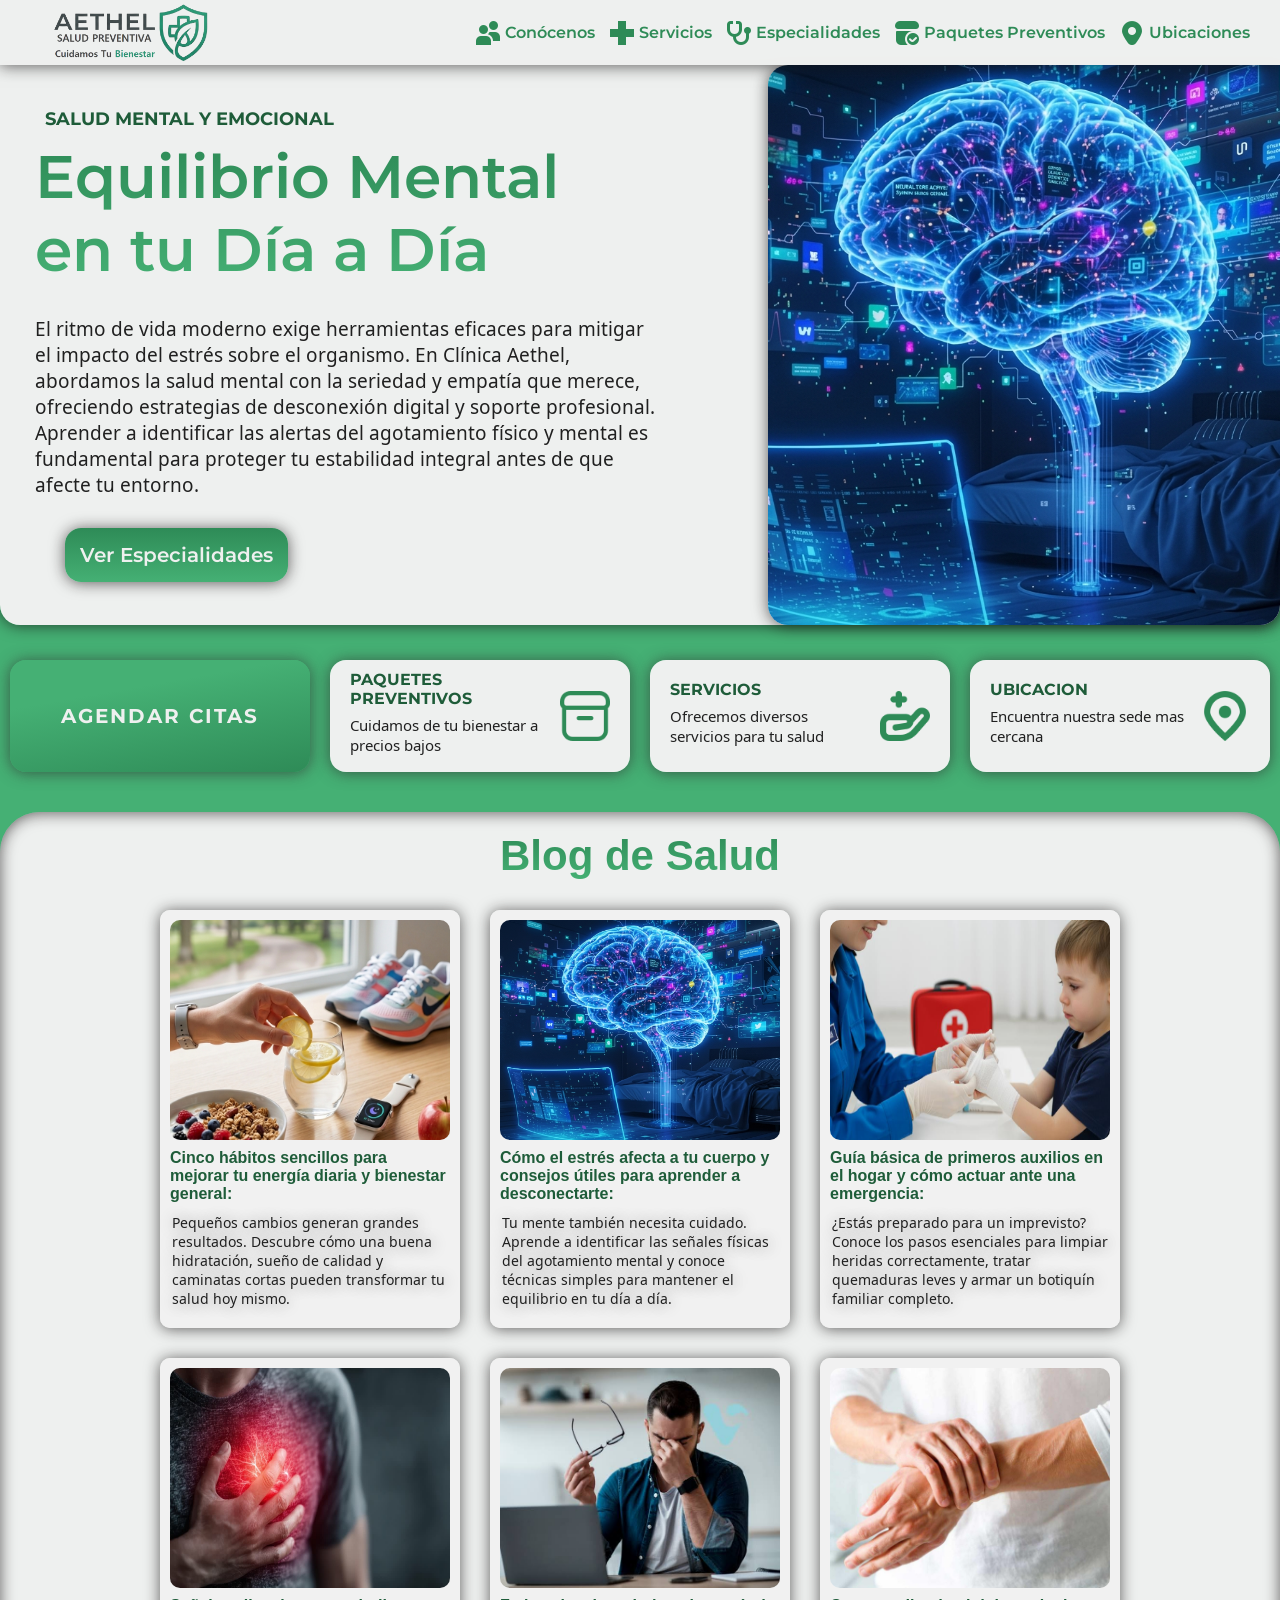
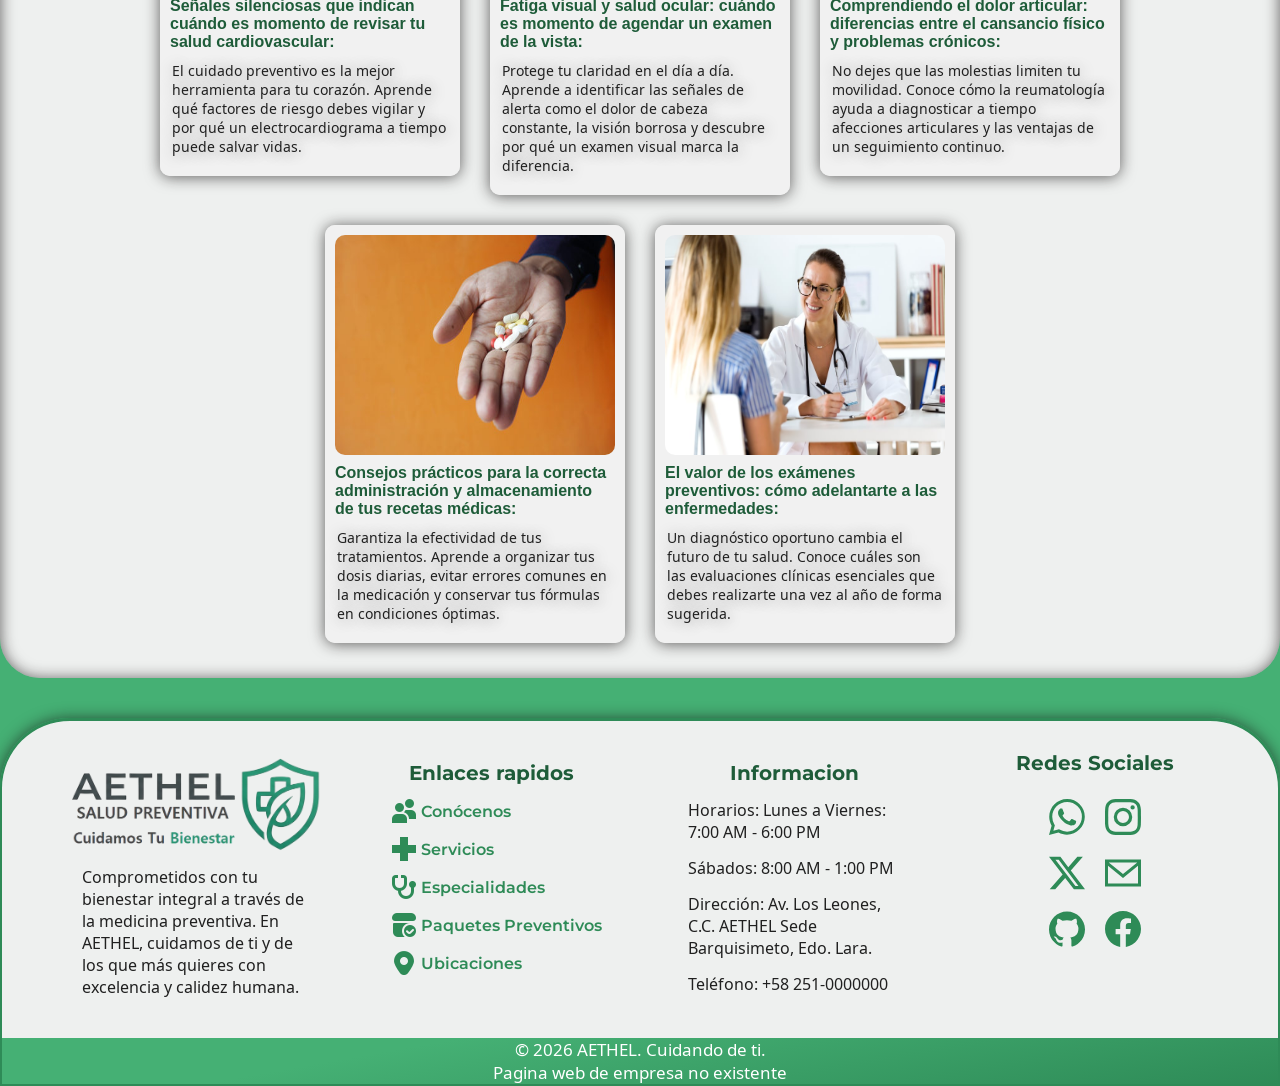
<file: pages/Blogs/Articulo-2.html>
<!DOCTYPE html>
<html lang="en">
<head>
    <meta charset="UTF-8">
    <meta name="viewport" content="width=device-width, initial-scale=1.0">
    <link rel="icon" type="image/png" href="../../resource/LogoPng.png">
    <title>Blog - AETHEL</title>
    <link rel="stylesheet" href="../../style/main.css">
    <script type="module" src="../../js/main.js" ></script>
</head>
<body class="greenBody">
    <header class="header">
        <a href="../../index.html" draggable="false">
            <h1 class="logo">
                <img src="../../resource/LogoPrincipalV1PNG.png" alt="Logo De La Pagina web Aethel Pharmaceuticals" class="imgLogo" draggable="false" >
            </h1>
        </a>
        <ul class="panelNav montserrat">
            <button class="panelButton">
                &#9776
                <img src="../../resource/LogoPrincipalV1PNG.png" alt="Logo De La Pagina web Aethel Pharmaceuticals" class="imgLogo imgMenu" draggable="false">
            </button>
            <li class="itemNav itemNavHeader" ><a href="../conocenos.html"><img src="../../resource/icons/usuarios.png" alt="icono de usuarios una persona">Conócenos</a></li>
            <li class="itemNav itemNavHeader" ><a href="../servicios.html"><img src="../../resource/icons/farmacia.png" alt="cruz medica">Servicios</a></li>
            <li class="itemNav itemNavHeader" ><a href="../especialidades.html"><img src="../../resource/icons/estetoscopio.png" alt="icono de estetoscopio para las especialidades">Especialidades</a></li>
            <li class="itemNav itemNavHeader" ><a href="../paquetes.html"><img src="../../resource/icons/paquete.png"  alt="icono de paquete">Paquetes Preventivos</a></li>
            <li class="itemNav itemNavHeader" ><a href="../ubicaciones.html"><img src="../../resource/icons/marcador.png" alt="icono de ubicacion">Ubicaciones</a></li>
        </ul>
    </header>

    <main>
        <div class="main-container containArticleBlog">
            <section class="containInformation">
                <article class="information">
                    <span class="spanTitle montserrat">SALUD MENTAL Y EMOCIONAL</span>
                    <h2 class="title montserrat">Equilibrio Mental <br> en tu Día a Día</h2>
                    <p class="text noto-sans-linear-a-regular">El ritmo de vida moderno exige herramientas eficaces para mitigar el impacto del estrés sobre el organismo. En Clínica Aethel, abordamos la salud mental con la seriedad y empatía que merece, ofreciendo estrategias de desconexión digital y soporte profesional. Aprender a identificar las alertas del agotamiento físico y mental es fundamental para proteger tu estabilidad integral antes de que afecte tu entorno.</p>
                    <a href="../especialidades.html" draggable="false" class="button montserrat">Ver Especialidades</a>
                </article>
                <img class="imgInformation" src="../../resource/blog/blogImg2.png" draggable="false" alt="Representación del cuidado mental ante el estrés diario">
            </section>

            <section class="sectionPanel">
                <a href="../agendarCitas.html" class="itemCard">
                    <h3 class="titleItem montserrat">AGENDAR CITAS</h3>
                </a>
                <a href="../paquetes.html" class="itemCard">
                    <div>
                        <h3 class="titleItem montserrat">PAQUETES PREVENTIVOS</h3>
                        <p class="textItem noto-sans-linear-a-regular">Cuidamos de tu bienestar a precios bajos</p>
                    </div>
                    <img src="../../resource/icons/caja.png" class="itemImg" alt="icono de caja para los paquetes preventivos" draggable="false">
                </a>
                <a href="../servicios.html" class="itemCard">
                    <div>
                        <h3 class="titleItem montserrat">SERVICIOS</h3>
                        <p class="textItem noto-sans-linear-a-regular">Ofrecemos diversos servicios para tu salud</p>
                    </div>
                    <img src="../../resource/icons/medico-de-mano.png" class="itemImg" alt="icono de mano para servicios medicos" draggable="false">
                </a>
                <a href="../ubicaciones.html" class="itemCard">
                    <div>
                        <h3 class="titleItem montserrat">UBICACION</h3>
                        <p class="textItem noto-sans-linear-a-regular" >Encuentra nuestra sede mas cercana</p>
                    </div>
                    <img src="../../resource/icons/marcadorV2.png" class="itemImg" alt="icono de marcador version 2" draggable="false">
                </a>
            </section>

            <aside class="blog blogAlter">
                <h2 class="titleSec">Blog de Salud</h2>
                <section class="sectionBlog">
                    <a href="../Blogs/Articulo-1.html" draggable="false">
                        <article class="itemBlog">
                            <img class="imgItemBlog" src="../../resource/blog/blogImg1.png" draggable="false" alt="imagen representativa de los buenos habitos descritos">
                            <div>
                                <h3 class="titleItemBlog">Cinco hábitos sencillos para mejorar tu energía diaria y bienestar general:</h3>
                                <p class="textItemBlog noto-sans-linear-a-regular">Pequeños cambios generan grandes resultados. Descubre cómo una buena hidratación, sueño de calidad y caminatas cortas pueden transformar tu salud hoy mismo.</p>
                            </div>
                        </article>
                    </a>

                    <a href="#" draggable="false">
                        <article class="itemBlog">
                            <img class="imgItemBlog" src="../../resource/blog/blogImg2.png" draggable="false" alt="imagen representativa de un cerebro estimulado por las pantallas">
                            <div>
                                <h3 class="titleItemBlog">Cómo el estrés afecta a tu cuerpo y consejos útiles para aprender a desconectarte:</h3>
                                <p class="textItemBlog noto-sans-linear-a-regular">Tu mente también necesita cuidado. Aprende a identificar las señales físicas del agotamiento mental y conoce técnicas simples para mantener el equilibrio en tu día a día.</p>
                            </div>
                        </article>
                    </a>

                    <a href="../Blogs/Articulo-3.html" draggable="false">
                        <article class="itemBlog">
                            <img class="imgItemBlog" src="../../resource/blog/blogImg3.jpg" draggable="false" alt="imagen representativa de un botiquín de primeros auxilios">
                            <div>
                                <h3 class="titleItemBlog">Guía básica de primeros auxilios en el hogar y cómo actuar ante una emergencia:</h3>
                                <p class="textItemBlog noto-sans-linear-a-regular">¿Estás preparado para un imprevisto? Conoce los pasos esenciales para limpiar heridas correctamente, tratar quemaduras leves y armar un botiquín familiar completo.</p>
                            </div>
                        </article>
                    </a>

                    <a href="../Blogs/Articulo-4.html" draggable="false">
                        <article class="itemBlog">
                            <img class="imgItemBlog" src="../../resource/blog/blogImg4.jpg" draggable="false" alt="imagen representativa del cuidado del corazón">
                            <div>
                                <h3 class="titleItemBlog">Señales silenciosas que indican cuándo es momento de revisar tu salud cardiovascular:</h3>
                                <p class="textItemBlog noto-sans-linear-a-regular">El cuidado preventivo es la mejor herramienta para tu corazón. Aprende qué factores de riesgo debes vigilar y por qué un electrocardiograma a tiempo puede salvar vidas.</p>
                            </div>
                        </article>
                    </a>

                    <a href="../Blogs/Articulo-5.html" draggable="false">
                        <article class="itemBlog">
                            <img class="imgItemBlog" src="../../resource/blog/blogImg5.png" draggable="false" alt="imagen representativa de un examen de la vista u oftalmología">
                            <div>
                                <h3 class="titleItemBlog">Fatiga visual y salud ocular: cuándo es momento de agendar un examen de la vista:</h3>
                                <p class="textItemBlog noto-sans-linear-a-regular">Protege tu claridad en el día a día. Aprende a identificar las señales de alerta como el dolor de cabeza constante, la visión borrosa y descubre por qué un examen visual marca la diferencia.</p>
                            </div>
                        </article>
                    </a>

                    <a href="../Blogs/Articulo-6.html" draggable="false">
                        <article class="itemBlog">
                            <img class="imgItemBlog" src="../../resource/blog/blogImg6.jpg" draggable="false" alt="imagen representativa del cuidado de las articulaciones">
                            <div>
                                <h3 class="titleItemBlog">Comprendiendo el dolor articular: diferencias entre el cansancio físico y problemas crónicos:</h3>
                                <p class="textItemBlog noto-sans-linear-a-regular">No dejes que las molestias limiten tu movilidad. Conoce cómo la reumatología ayuda a diagnosticar a tiempo afecciones articulares y las ventajas de un seguimiento continuo.</p>
                            </div>
                        </article>
                    </a>

                    <a href="../Blogs/Articulo-7.html" draggable="false">
                        <article class="itemBlog">
                            <img class="imgItemBlog" src="../../resource/blog/blogImg7.png" draggable="false" alt="imagen representativa de organización de medicamentos">
                            <div>
                                <h3 class="titleItemBlog">Consejos prácticos para la correcta administración y almacenamiento de tus recetas médicas:</h3>
                                <p class="textItemBlog noto-sans-linear-a-regular">Garantiza la efectividad de tus tratamientos. Aprende a organizar tus dosis diarias, evitar errores comunes en la medicación y conservar tus fórmulas en condiciones óptimas.</p>
                            </div>
                        </article>
                    </a>

                    <a href="../Blogs/Articulo-8.html" draggable="false">
                        <article class="itemBlog">
                            <img class="imgItemBlog" src="../../resource/blog/blogImg8.png" draggable="false" alt="imagen de chequeo médico de rutina">
                            <div>
                                <h3 class="titleItemBlog">El valor de los exámenes preventivos: cómo adelantarte a las enfermedades:</h3>
                                <p class="textItemBlog noto-sans-linear-a-regular">Un diagnóstico oportuno cambia el futuro de tu salud. Conoce cuáles son las evaluaciones clínicas esenciales que debes realizarte una vez al año de forma sugerida.</p>
                            </div>
                        </article>
                    </a>
                </section>
            </aside>
        </div>
    </main>

    <footer class="footer">
        <div class="footerBody">
            <div class="logoFooter">
                <a href="../../index.html" draggable="false">
                    <h1 class="logo">
                        <img src="../../resource/LogoPrincipalV1PNG.png" alt="Logo De La Pagina web Aethel Pharmaceuticals" class="imgLogo" draggable="false" >
                    </h1>
                </a>
                <p class="noto-sans-linear-a-regular">Comprometidos con tu bienestar integral a través de la medicina preventiva. En AETHEL, cuidamos de ti y de los que más quieres con excelencia y calidez humana.</p>
            </div>
            
            <div>
                <h2 class="titleFooter montserrat">Enlaces rapidos</h2>
                <ul class="panelNavFooter montserrat">
                    <li class="itemNav" ><a href="../../conocenos.html"><img src="../../resource/icons/usuarios.png" alt="icono de usuarios una persona">Conócenos</a></li>
                    <li class="itemNav" ><a href="../../pages/servicios.html"><img src="../../resource/icons/farmacia.png" alt="cruz medica">Servicios</a></li>
                    <li class="itemNav" ><a href="../../pages/especialidades.html"><img src="../../resource/icons/estetoscopio.png" alt="icono de estetoscopio para las especialidades">Especialidades</a></li>
                    <li class="itemNav" ><a href="../../pages/paquetes.html"><img src="../../resource/icons/paquete.png" alt="icono de paquete">Paquetes Preventivos</a></li>
                    <li class="itemNav" ><a href="../../pages/ubicaciones.html"><img src="../../resource/icons/marcador.png" alt="icono de ubicacion">Ubicaciones</a></li>
                </ul>
            </div>

            <div>
                <h2 class="titleFooter montserrat">Informacion</h2>
                <ul class="panelNavFooter noto-sans-linear-a-regular">
                    <li class="itemNav" >Horarios: Lunes a Viernes: 7:00 AM - 6:00 PM</li>
                    <li class="itemNav" >Sábados: 8:00 AM - 1:00 PM</li>
                    <li class="itemNav" >Dirección: Av. Los Leones, C.C. AETHEL Sede Barquisimeto, Edo. Lara.</li>
                    <li class="itemNav" >Teléfono: +58 251-0000000</li>
                </ul>
            </div>

            <div class="divRed">
                <h2 class="titleFooter montserrat titleRedes">Redes Sociales</h2>
                <ul class="panelNavFooter noto-sans-linear-a-regular redes">
                    <li class="itemNav">
                        <a href="#" target="_blank" aria-label="WhatsApp">
                            <svg viewBox="0 0 24 24" class="icon-svg"><path d="M17.472 14.382c-.297-.149-1.758-.867-2.03-.967-.273-.099-.471-.148-.67.15-.197.297-.767.966-.94 1.164-.173.199-.347.223-.644.075-.297-.15-1.255-.463-2.39-1.475-.883-.788-1.48-1.761-1.653-2.059-.173-.297-.018-.458.13-.606.134-.133.298-.347.446-.52.149-.174.198-.298.298-.497.099-.198.05-.371-.025-.52-.075-.149-.669-1.612-.916-2.207-.242-.579-.487-.5-.669-.51-.173-.008-.371-.01-.57-.01-.198 0-.52.074-.792.372-.272.297-1.04 1.016-1.04 2.479 0 1.462 1.065 2.875 1.213 3.074.149.198 2.096 3.2 5.077 4.487.709.306 1.262.489 1.694.625.712.227 1.36.195 1.871.118.571-.085 1.758-.719 2.006-1.413.248-.694.248-1.289.173-1.413-.074-.124-.272-.198-.57-.347m-5.421 7.403h-.004a9.87 9.87 0 01-5.031-1.378l-.361-.214-3.741.982.998-3.648-.235-.374a9.86 9.86 0 01-1.51-5.26c.001-5.45 4.436-9.884 9.888-9.884 2.64 0 5.122 1.03 6.988 2.898a9.825 9.825 0 012.893 6.994c-.003 5.45-4.437 9.884-9.885 9.884m8.413-18.297A11.815 11.815 0 0012.05 0C5.495 0 .16 5.335.157 11.892c0 2.096.547 4.142 1.588 5.945L0 24l6.335-1.662c1.72.937 3.659 1.432 5.631 1.433h.005c6.554 0 11.89-5.335 11.893-11.893a11.821 11.821 0 00-3.48-8.413Z"/></svg>
                        </a>
                    </li>
                    <li class="itemNav">
                        <a href="#" aria-label="Instagram">
                            <svg viewBox="0 0 24 24" class="icon-svg"><path d="M12 2.163c3.204 0 3.584.012 4.85.07 3.252.148 4.771 1.691 4.919 4.919.058 1.265.069 1.645.069 4.849 0 3.205-.012 3.584-.069 4.849-.149 3.225-1.664 4.771-4.919 4.919-1.266.058-1.644.07-4.85.07-3.204 0-3.584-.012-4.849-.07-3.26-.149-4.771-1.699-4.919-4.92-.058-1.265-.07-1.644-.07-4.849 0-3.204.013-3.583.07-4.849.149-3.227 1.664-4.771 4.919-4.919 1.266-.057 1.645-.069 4.849-.069zM12 0C8.741 0 8.333.014 7.053.072 2.695.272.273 2.69.073 7.052.014 8.333 0 8.741 0 12c0 3.259.014 3.668.072 4.948.2 4.358 2.618 6.78 6.98 6.98 1.281.058 1.689.072 4.948.072 3.259 0 3.668-.014 4.948-.072 4.354-.2 6.782-2.618 6.979-6.98.059-1.28.073-1.689.073-4.948 0-3.259-.014-3.667-.072-4.947-.196-4.354-2.617-6.78-6.979-6.98C15.668.014 15.259 0 12 0zm0 5.838a6.162 6.162 0 100 12.324 6.162 6.162 0 000-12.324zM12 16a4 4 0 110-8 4 4 0 010 8zm6.406-11.845a1.44 1.44 0 100 2.881 1.44 1.44 0 000-2.881z"/></svg>
                        </a>
                    </li>
                    <li class="itemNav">
                        <a href="#" aria-label="X">
                            <svg viewBox="0 0 24 24" class="icon-svg"><path d="M18.901 1.153h3.68l-8.04 9.19L24 22.846h-7.406l-5.8-7.584-6.638 7.584H.474l8.6-9.83L0 1.154h7.594l5.243 6.932ZM17.61 20.644h2.039L6.486 3.24H4.298Z"/></svg>
                        </a>
                    </li>
                    <li class="itemNav">
                        <a href="mailto:contacto@aethel.com" aria-label="Email">
                            <svg viewBox="0 0 24 24" class="icon-svg"><path d="M0 3v18h24V3H0zm21.518 2L12 12.713 2.482 5h19.036zM2 19V7.183l10 8.104 10-8.104V19H2z"/></svg>
                        </a>
                    </li>
                    <li class="itemNav">
                        <a href="https://github.com/josevillegasjavc-max/AETHEL" target="_blank" aria-label="GitHub">
                            <svg viewBox="0 0 24 24" class="icon-svg"><path d="M12 .297c-6.63 0-12 5.373-12 12 0 5.303 3.438 9.8 8.205 11.385.6.113.82-.258.82-.577 0-.285-.01-1.04-.015-2.04-3.338.724-4.042-1.61-4.042-1.61C4.422 18.07 3.633 17.7 3.633 17.7c-1.087-.744.084-.729.084-.729 1.205.084 1.838 1.236 1.838 1.236 1.07 1.835 2.809 1.305 3.495.998.108-.776.417-1.305.76-1.605-2.665-.3-5.466-1.332-5.466-5.93 0-1.31.465-2.38 1.235-3.22-.135-.303-.54-1.523.105-3.176 0 0 1.005-.322 3.3 1.23.96-.267 1.98-.399 3-.405 1.02.006 2.04.138 3 .405 2.28-1.552 3.285-1.23 3.285-1.23.645 1.653.24 2.873.12 3.176.765.84 1.23 1.91 1.23 3.22 0 4.61-2.805 5.625-5.475 5.92.42.36.81 1.096.81 2.22 0 1.606-.015 2.896-.015 3.286 0 .315.21.69.825.57C20.565 22.092 24 17.592 24 12.297c0-6.627-5.373-12-12-12"/></svg>
                        </a>
                    </li>
                    <li class="itemNav">
                        <a href="#" aria-label="Facebook">
                            <svg viewBox="0 0 24 24" class="icon-svg"><path d="M24 12.073c0-6.627-5.373-12-12-12s-12 5.373-12 12c0 5.99 4.388 10.954 10.125 11.854v-8.385H7.078v-3.47h3.047V9.43c0-3.007 1.792-4.669 4.533-4.669 1.312 0 2.686.235 2.686.235v2.953H15.83c-1.491 0-1.956.925-1.956 1.874v2.25h3.328l-.532 3.47h-2.796v8.385C19.612 23.027 24 18.062 24 12.073z"/></svg>
                        </a>
                    </li>
                </ul>
            </div>
        </div>
        <div class="footerCopyr noto-sans-linear-a-regular">
            <p> &copy; 2026 AETHEL. Cuidando de ti. Pagina web de empresa no existente</p>
        </div>
    </footer>
</body>
</html>
</file>
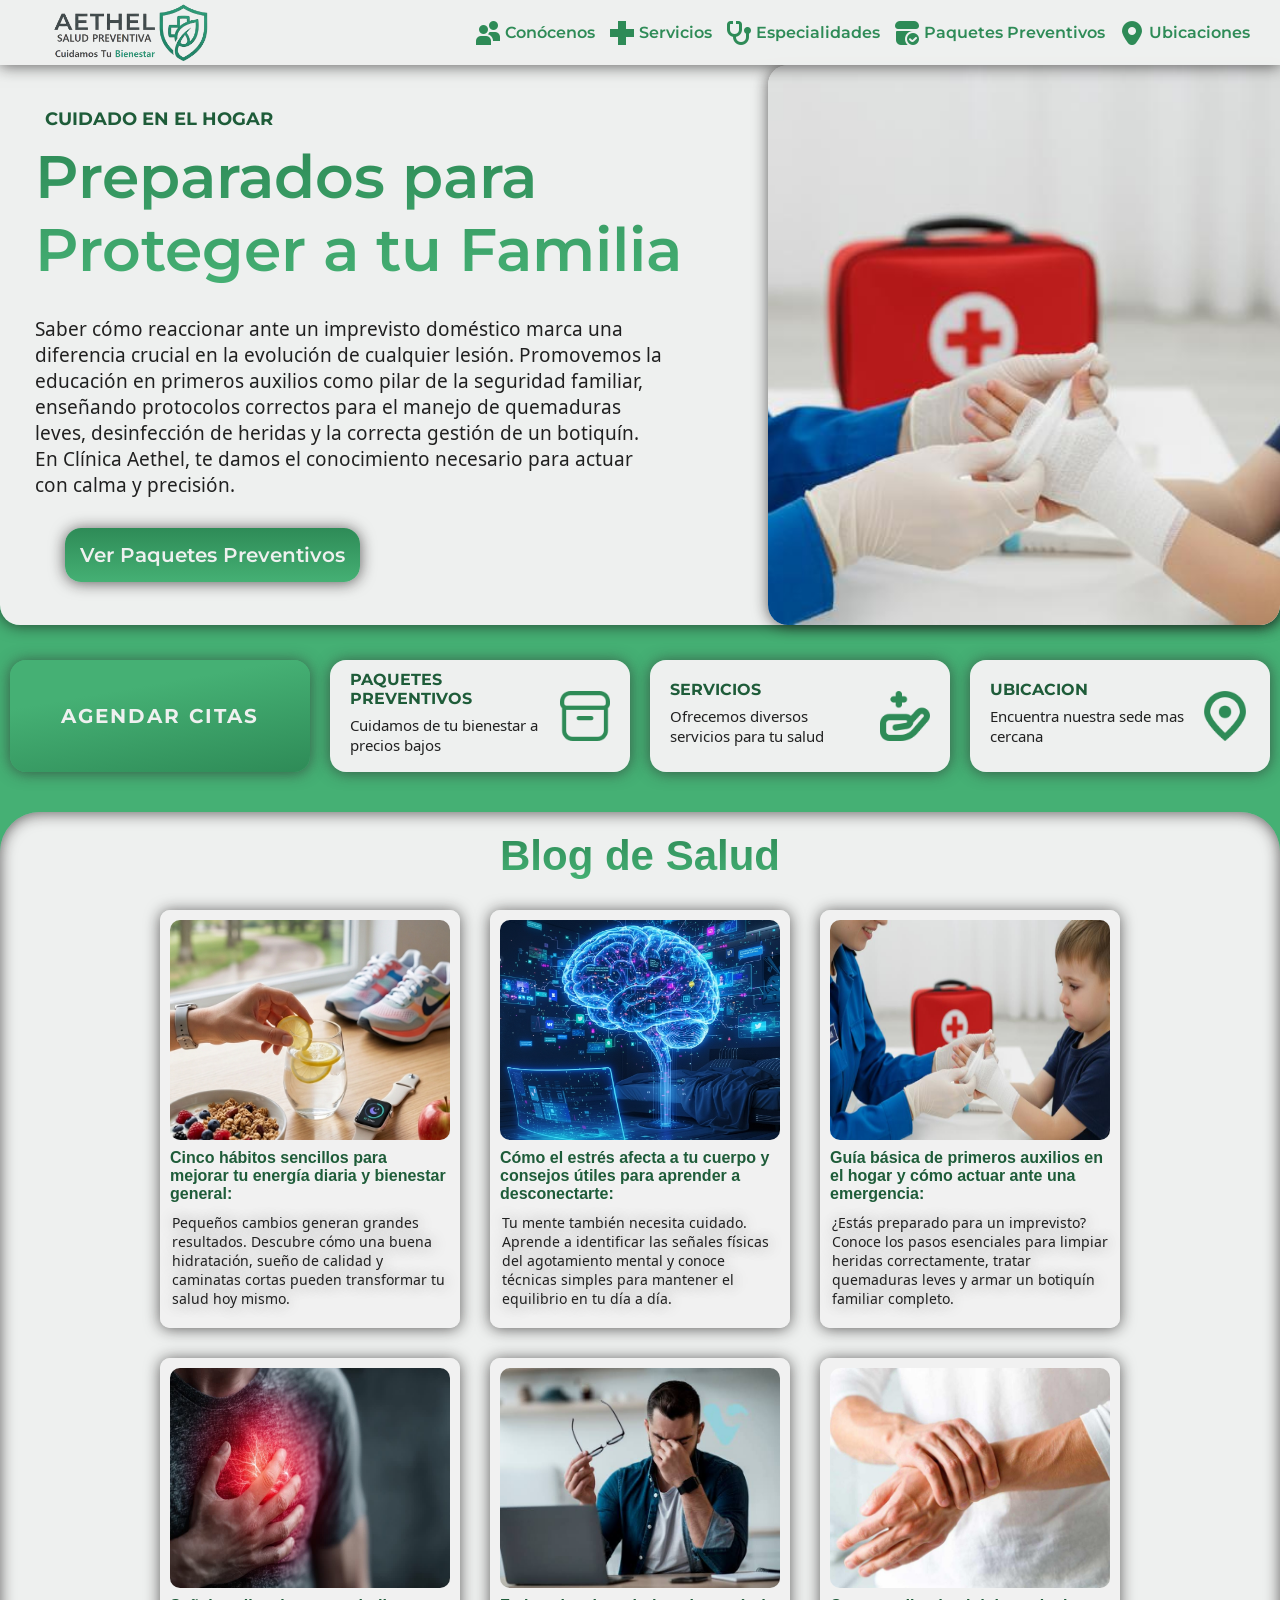
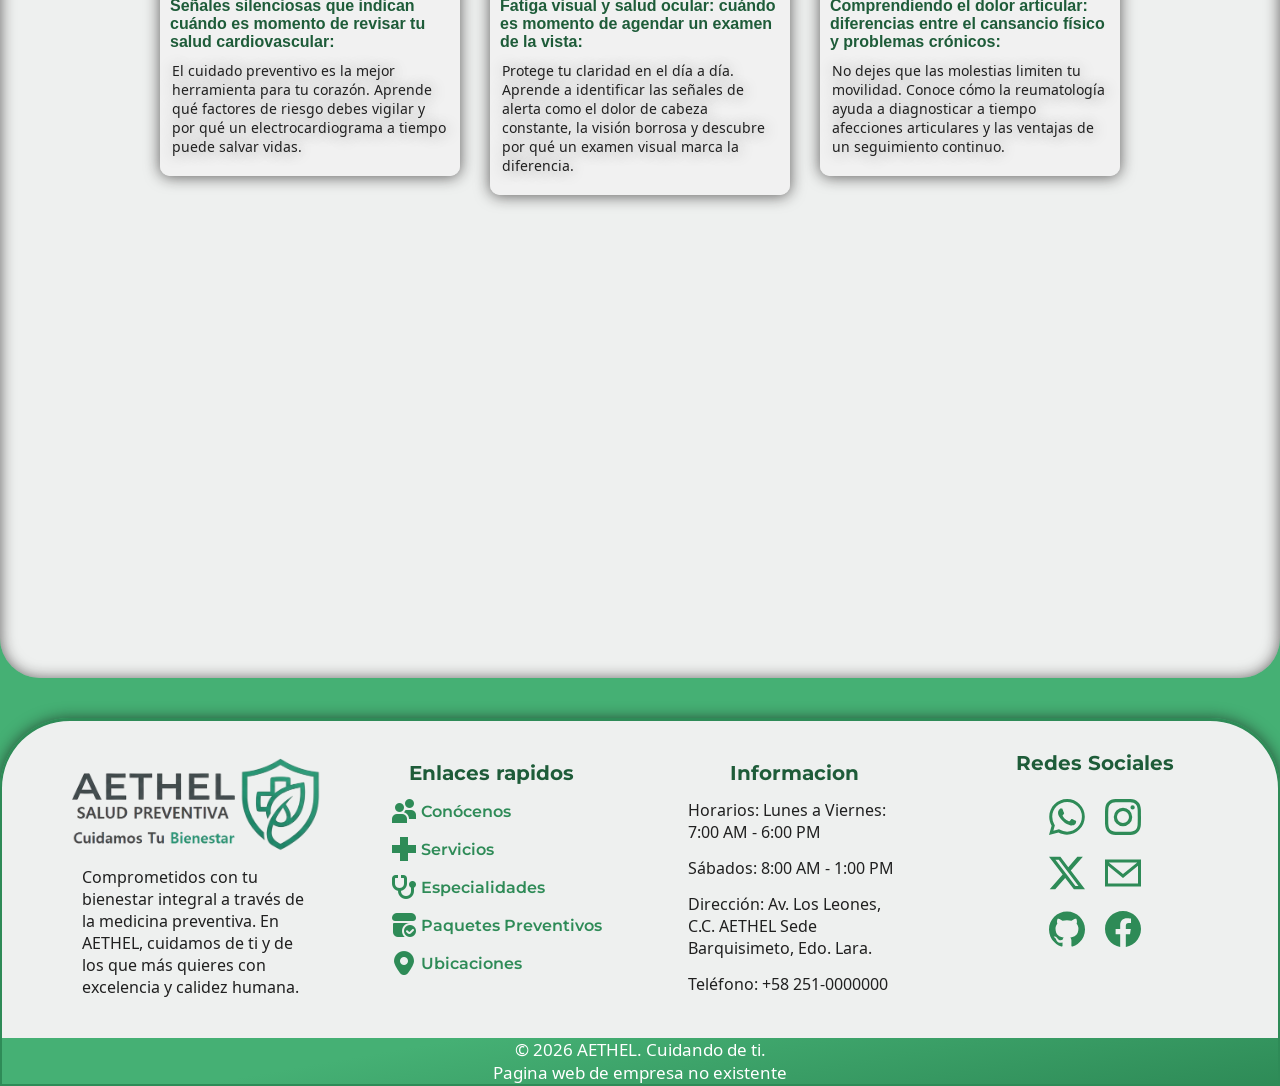
<file: pages/Blogs/Articulo-3.html>
<!DOCTYPE html>
<html lang="en">
<head>
    <meta charset="UTF-8">
    <meta name="viewport" content="width=device-width, initial-scale=1.0">
    <link rel="icon" type="image/png" href="../../resource/LogoPng.png">
    <title>Blog - AETHEL</title>
    <link rel="stylesheet" href="../../style/main.css">
    <script type="module" src="../../js/main.js" ></script>
</head>
<body class="greenBody">
    <header class="header">
        <a href="../../index.html" draggable="false">
            <h1 class="logo">
                <img src="../../resource/LogoPrincipalV1PNG.png" alt="Logo De La Pagina web Aethel Pharmaceuticals" class="imgLogo" draggable="false" >
            </h1>
        </a>
        <ul class="panelNav montserrat">
            <button class="panelButton">
                &#9776
                <img src="../../resource/LogoPrincipalV1PNG.png" alt="Logo De La Pagina web Aethel Pharmaceuticals" class="imgLogo imgMenu" draggable="false">
            </button>
            <li class="itemNav itemNavHeader" ><a href="../conocenos.html"><img src="../../resource/icons/usuarios.png" alt="icono de usuarios una persona">Conócenos</a></li>
            <li class="itemNav itemNavHeader" ><a href="../servicios.html"><img src="../../resource/icons/farmacia.png" alt="cruz medica">Servicios</a></li>
            <li class="itemNav itemNavHeader" ><a href="../especialidades.html"><img src="../../resource/icons/estetoscopio.png" alt="icono de estetoscopio para las especialidades">Especialidades</a></li>
            <li class="itemNav itemNavHeader" ><a href="../paquetes.html"><img src="../../resource/icons/paquete.png"  alt="icono de paquete">Paquetes Preventivos</a></li>
            <li class="itemNav itemNavHeader" ><a href="../ubicaciones.html"><img src="../../resource/icons/marcador.png" alt="icono de ubicacion">Ubicaciones</a></li>
        </ul>
    </header>

    <main>
        <div class="main-container containArticleBlog">
            <section class="containInformation">
                <article class="information">
                    <span class="spanTitle montserrat">CUIDADO EN EL HOGAR</span>
                    <h2 class="title montserrat">Preparados para <br> Proteger a tu Familia</h2>
                    <p class="text noto-sans-linear-a-regular">Saber cómo reaccionar ante un imprevisto doméstico marca una diferencia crucial en la evolución de cualquier lesión. Promovemos la educación en primeros auxilios como pilar de la seguridad familiar, enseñando protocolos correctos para el manejo de quemaduras leves, desinfección de heridas y la correcta gestión de un botiquín. En Clínica Aethel, te damos el conocimiento necesario para actuar con calma y precisión.</p>
                    <a href="../paquetes.html" draggable="false" class="button montserrat">Ver Paquetes Preventivos</a>
                </article>
                <img class="imgInformation" src="../../resource/blog/blogImg3.jpg" draggable="false" alt="Botiquín de primeros auxilios e insumos médicos básicos">
            </section>

            <section class="sectionPanel">
                <a href="../agendarCitas.html" class="itemCard">
                    <h3 class="titleItem montserrat">AGENDAR CITAS</h3>
                </a>
                <a href="../paquetes.html" class="itemCard">
                    <div>
                        <h3 class="titleItem montserrat">PAQUETES PREVENTIVOS</h3>
                        <p class="textItem noto-sans-linear-a-regular">Cuidamos de tu bienestar a precios bajos</p>
                    </div>
                    <img src="../../resource/icons/caja.png" class="itemImg" alt="icono de caja para los paquetes preventivos" draggable="false">
                </a>
                <a href="../servicios.html" class="itemCard">
                    <div>
                        <h3 class="titleItem montserrat">SERVICIOS</h3>
                        <p class="textItem noto-sans-linear-a-regular">Ofrecemos diversos servicios para tu salud</p>
                    </div>
                    <img src="../../resource/icons/medico-de-mano.png" class="itemImg" alt="icono de mano para servicios medicos" draggable="false">
                </a>
                <a href="../ubicaciones.html" class="itemCard">
                    <div>
                        <h3 class="titleItem montserrat">UBICACION</h3>
                        <p class="textItem noto-sans-linear-a-regular" >Encuentra nuestra sede mas cercana</p>
                    </div>
                    <img src="../../resource/icons/marcadorV2.png" class="itemImg" alt="icono de marcador version 2" draggable="false">
                </a>
            </section>

            <aside class="blog blogAlter">
                <h2 class="titleSec">Blog de Salud</h2>
                <section class="sectionBlog">
                    <a href="../Blogs/Articulo-1.html" draggable="false">
                        <article class="itemBlog">
                            <img class="imgItemBlog" src="../../resource/blog/blogImg1.png" draggable="false" alt="imagen representativa de los buenos habitos descritos">
                            <div>
                                <h3 class="titleItemBlog">Cinco hábitos sencillos para mejorar tu energía diaria y bienestar general:</h3>
                                <p class="textItemBlog noto-sans-linear-a-regular">Pequeños cambios generan grandes resultados. Descubre cómo una buena hidratación, sueño de calidad y caminatas cortas pueden transformar tu salud hoy mismo.</p>
                            </div>
                        </article>
                    </a>

                    <a href="../Blogs/Articulo-2.html" draggable="false">
                        <article class="itemBlog">
                            <img class="imgItemBlog" src="../../resource/blog/blogImg2.png" draggable="false" alt="imagen representativa de un cerebro estimulado por las pantallas">
                            <div>
                                <h3 class="titleItemBlog">Cómo el estrés afecta a tu cuerpo y consejos útiles para aprender a desconectarte:</h3>
                                <p class="textItemBlog noto-sans-linear-a-regular">Tu mente también necesita cuidado. Aprende a identificar las señales físicas del agotamiento mental y conoce técnicas simples para mantener el equilibrio en tu día a día.</p>
                            </div>
                        </article>
                    </a>

                    <a href="#" draggable="false">
                        <article class="itemBlog">
                            <img class="imgItemBlog" src="../../resource/blog/blogImg3.jpg" draggable="false" alt="imagen representativa de un botiquín de primeros auxilios">
                            <div>
                                <h3 class="titleItemBlog">Guía básica de primeros auxilios en el hogar y cómo actuar ante una emergencia:</h3>
                                <p class="textItemBlog noto-sans-linear-a-regular">¿Estás preparado para un imprevisto? Conoce los pasos esenciales para limpiar heridas correctamente, tratar quemaduras leves y armar un botiquín familiar completo.</p>
                            </div>
                        </article>
                    </a>

                    <a href="../Blogs/Articulo-4.html" draggable="false">
                        <article class="itemBlog">
                            <img class="imgItemBlog" src="../../resource/blog/blogImg4.jpg" draggable="false" alt="imagen representativa del cuidado del corazón">
                            <div>
                                <h3 class="titleItemBlog">Señales silenciosas que indican cuándo es momento de revisar tu salud cardiovascular:</h3>
                                <p class="textItemBlog noto-sans-linear-a-regular">El cuidado preventivo es la mejor herramienta para tu corazón. Aprende qué factores de riesgo debes vigilar y por qué un electrocardiograma a tiempo puede salvar vidas.</p>
                            </div>
                        </article>
                    </a>

                    <a href="../Blogs/Articulo-5.html" draggable="false">
                        <article class="itemBlog">
                            <img class="imgItemBlog" src="../../resource/blog/blogImg5.png" draggable="false" alt="imagen representativa de un examen de la vista u oftalmología">
                            <div>
                                <h3 class="titleItemBlog">Fatiga visual y salud ocular: cuándo es momento de agendar un examen de la vista:</h3>
                                <p class="textItemBlog noto-sans-linear-a-regular">Protege tu claridad en el día a día. Aprende a identificar las señales de alerta como el dolor de cabeza constante, la visión borrosa y descubre por qué un examen visual marca la diferencia.</p>
                            </div>
                        </article>
                    </a>

                    <a href="../Blogs/Articulo-6.html" draggable="false">
                        <article class="itemBlog">
                            <img class="imgItemBlog" src="../../resource/blog/blogImg6.jpg" draggable="false" alt="imagen representativa del cuidado de las articulaciones">
                            <div>
                                <h3 class="titleItemBlog">Comprendiendo el dolor articular: diferencias entre el cansancio físico y problemas crónicos:</h3>
                                <p class="textItemBlog noto-sans-linear-a-regular">No dejes que las molestias limiten tu movilidad. Conoce cómo la reumatología ayuda a diagnosticar a tiempo afecciones articulares y las ventajas de un seguimiento continuo.</p>
                            </div>
                        </article>
                    </a>

                    <a href="../Blogs/Articulo-7.html" draggable="false">
                        <article class="itemBlog">
                            <img class="imgItemBlog" src="../../resource/blog/blogImg7.png" draggable="false" alt="imagen representativa de organización de medicamentos">
                            <div>
                                <h3 class="titleItemBlog">Consejos prácticos para la correcta administración y almacenamiento de tus recetas médicas:</h3>
                                <p class="textItemBlog noto-sans-linear-a-regular">Garantiza la efectividad de tus tratamientos. Aprende a organizar tus dosis diarias, evitar errores comunes en la medicación y conservar tus fórmulas en condiciones óptimas.</p>
                            </div>
                        </article>
                    </a>

                    <a href="../Blogs/Articulo-8.html" draggable="false">
                        <article class="itemBlog">
                            <img class="imgItemBlog" src="../../resource/blog/blogImg8.png" draggable="false" alt="imagen de chequeo médico de rutina">
                            <div>
                                <h3 class="titleItemBlog">El valor de los exámenes preventivos: cómo adelantarte a las enfermedades:</h3>
                                <p class="textItemBlog noto-sans-linear-a-regular">Un diagnóstico oportuno cambia el futuro de tu salud. Conoce cuáles son las evaluaciones clínicas esenciales que debes realizarte una vez al año de forma sugerida.</p>
                            </div>
                        </article>
                    </a>
                </section>
            </aside>
        </div>
    </main>

    <footer class="footer">
        <div class="footerBody">
            <div class="logoFooter">
                <a href="../../index.html" draggable="false">
                    <h1 class="logo">
                        <img src="../../resource/LogoPrincipalV1PNG.png" alt="Logo De La Pagina web Aethel Pharmaceuticals" class="imgLogo" draggable="false" >
                    </h1>
                </a>
                <p class="noto-sans-linear-a-regular">Comprometidos con tu bienestar integral a través de la medicina preventiva. En AETHEL, cuidamos de ti y de los que más quieres con excelencia y calidez humana.</p>
            </div>
            
            <div>
                <h2 class="titleFooter montserrat">Enlaces rapidos</h2>
                <ul class="panelNavFooter montserrat">
                    <li class="itemNav" ><a href="../../conocenos.html"><img src="../../resource/icons/usuarios.png" alt="icono de usuarios una persona">Conócenos</a></li>
                    <li class="itemNav" ><a href="../../pages/servicios.html"><img src="../../resource/icons/farmacia.png" alt="cruz medica">Servicios</a></li>
                    <li class="itemNav" ><a href="../../pages/especialidades.html"><img src="../../resource/icons/estetoscopio.png" alt="icono de estetoscopio para las especialidades">Especialidades</a></li>
                    <li class="itemNav" ><a href="../../pages/paquetes.html"><img src="../../resource/icons/paquete.png" alt="icono de paquete">Paquetes Preventivos</a></li>
                    <li class="itemNav" ><a href="../../pages/ubicaciones.html"><img src="../../resource/icons/marcador.png" alt="icono de ubicacion">Ubicaciones</a></li>
                </ul>
            </div>

            <div>
                <h2 class="titleFooter montserrat">Informacion</h2>
                <ul class="panelNavFooter noto-sans-linear-a-regular">
                    <li class="itemNav" >Horarios: Lunes a Viernes: 7:00 AM - 6:00 PM</li>
                    <li class="itemNav" >Sábados: 8:00 AM - 1:00 PM</li>
                    <li class="itemNav" >Dirección: Av. Los Leones, C.C. AETHEL Sede Barquisimeto, Edo. Lara.</li>
                    <li class="itemNav" >Teléfono: +58 251-0000000</li>
                </ul>
            </div>

            <div class="divRed">
                <h2 class="titleFooter montserrat titleRedes">Redes Sociales</h2>
                <ul class="panelNavFooter noto-sans-linear-a-regular redes">
                    <li class="itemNav">
                        <a href="#" target="_blank" aria-label="WhatsApp">
                            <svg viewBox="0 0 24 24" class="icon-svg"><path d="M17.472 14.382c-.297-.149-1.758-.867-2.03-.967-.273-.099-.471-.148-.67.15-.197.297-.767.966-.94 1.164-.173.199-.347.223-.644.075-.297-.15-1.255-.463-2.39-1.475-.883-.788-1.48-1.761-1.653-2.059-.173-.297-.018-.458.13-.606.134-.133.298-.347.446-.52.149-.174.198-.298.298-.497.099-.198.05-.371-.025-.52-.075-.149-.669-1.612-.916-2.207-.242-.579-.487-.5-.669-.51-.173-.008-.371-.01-.57-.01-.198 0-.52.074-.792.372-.272.297-1.04 1.016-1.04 2.479 0 1.462 1.065 2.875 1.213 3.074.149.198 2.096 3.2 5.077 4.487.709.306 1.262.489 1.694.625.712.227 1.36.195 1.871.118.571-.085 1.758-.719 2.006-1.413.248-.694.248-1.289.173-1.413-.074-.124-.272-.198-.57-.347m-5.421 7.403h-.004a9.87 9.87 0 01-5.031-1.378l-.361-.214-3.741.982.998-3.648-.235-.374a9.86 9.86 0 01-1.51-5.26c.001-5.45 4.436-9.884 9.888-9.884 2.64 0 5.122 1.03 6.988 2.898a9.825 9.825 0 012.893 6.994c-.003 5.45-4.437 9.884-9.885 9.884m8.413-18.297A11.815 11.815 0 0012.05 0C5.495 0 .16 5.335.157 11.892c0 2.096.547 4.142 1.588 5.945L0 24l6.335-1.662c1.72.937 3.659 1.432 5.631 1.433h.005c6.554 0 11.89-5.335 11.893-11.893a11.821 11.821 0 00-3.48-8.413Z"/></svg>
                        </a>
                    </li>
                    <li class="itemNav">
                        <a href="#" aria-label="Instagram">
                            <svg viewBox="0 0 24 24" class="icon-svg"><path d="M12 2.163c3.204 0 3.584.012 4.85.07 3.252.148 4.771 1.691 4.919 4.919.058 1.265.069 1.645.069 4.849 0 3.205-.012 3.584-.069 4.849-.149 3.225-1.664 4.771-4.919 4.919-1.266.058-1.644.07-4.85.07-3.204 0-3.584-.012-4.849-.07-3.26-.149-4.771-1.699-4.919-4.92-.058-1.265-.07-1.644-.07-4.849 0-3.204.013-3.583.07-4.849.149-3.227 1.664-4.771 4.919-4.919 1.266-.057 1.645-.069 4.849-.069zM12 0C8.741 0 8.333.014 7.053.072 2.695.272.273 2.69.073 7.052.014 8.333 0 8.741 0 12c0 3.259.014 3.668.072 4.948.2 4.358 2.618 6.78 6.98 6.98 1.281.058 1.689.072 4.948.072 3.259 0 3.668-.014 4.948-.072 4.354-.2 6.782-2.618 6.979-6.98.059-1.28.073-1.689.073-4.948 0-3.259-.014-3.667-.072-4.947-.196-4.354-2.617-6.78-6.979-6.98C15.668.014 15.259 0 12 0zm0 5.838a6.162 6.162 0 100 12.324 6.162 6.162 0 000-12.324zM12 16a4 4 0 110-8 4 4 0 010 8zm6.406-11.845a1.44 1.44 0 100 2.881 1.44 1.44 0 000-2.881z"/></svg>
                        </a>
                    </li>
                    <li class="itemNav">
                        <a href="#" aria-label="X">
                            <svg viewBox="0 0 24 24" class="icon-svg"><path d="M18.901 1.153h3.68l-8.04 9.19L24 22.846h-7.406l-5.8-7.584-6.638 7.584H.474l8.6-9.83L0 1.154h7.594l5.243 6.932ZM17.61 20.644h2.039L6.486 3.24H4.298Z"/></svg>
                        </a>
                    </li>
                    <li class="itemNav">
                        <a href="mailto:contacto@aethel.com" aria-label="Email">
                            <svg viewBox="0 0 24 24" class="icon-svg"><path d="M0 3v18h24V3H0zm21.518 2L12 12.713 2.482 5h19.036zM2 19V7.183l10 8.104 10-8.104V19H2z"/></svg>
                        </a>
                    </li>
                    <li class="itemNav">
                        <a href="https://github.com/josevillegasjavc-max/AETHEL" target="_blank" aria-label="GitHub">
                            <svg viewBox="0 0 24 24" class="icon-svg"><path d="M12 .297c-6.63 0-12 5.373-12 12 0 5.303 3.438 9.8 8.205 11.385.6.113.82-.258.82-.577 0-.285-.01-1.04-.015-2.04-3.338.724-4.042-1.61-4.042-1.61C4.422 18.07 3.633 17.7 3.633 17.7c-1.087-.744.084-.729.084-.729 1.205.084 1.838 1.236 1.838 1.236 1.07 1.835 2.809 1.305 3.495.998.108-.776.417-1.305.76-1.605-2.665-.3-5.466-1.332-5.466-5.93 0-1.31.465-2.38 1.235-3.22-.135-.303-.54-1.523.105-3.176 0 0 1.005-.322 3.3 1.23.96-.267 1.98-.399 3-.405 1.02.006 2.04.138 3 .405 2.28-1.552 3.285-1.23 3.285-1.23.645 1.653.24 2.873.12 3.176.765.84 1.23 1.91 1.23 3.22 0 4.61-2.805 5.625-5.475 5.92.42.36.81 1.096.81 2.22 0 1.606-.015 2.896-.015 3.286 0 .315.21.69.825.57C20.565 22.092 24 17.592 24 12.297c0-6.627-5.373-12-12-12"/></svg>
                        </a>
                    </li>
                    <li class="itemNav">
                        <a href="#" aria-label="Facebook">
                            <svg viewBox="0 0 24 24" class="icon-svg"><path d="M24 12.073c0-6.627-5.373-12-12-12s-12 5.373-12 12c0 5.99 4.388 10.954 10.125 11.854v-8.385H7.078v-3.47h3.047V9.43c0-3.007 1.792-4.669 4.533-4.669 1.312 0 2.686.235 2.686.235v2.953H15.83c-1.491 0-1.956.925-1.956 1.874v2.25h3.328l-.532 3.47h-2.796v8.385C19.612 23.027 24 18.062 24 12.073z"/></svg>
                        </a>
                    </li>
                </ul>
            </div>
        </div>
        <div class="footerCopyr noto-sans-linear-a-regular">
            <p> &copy; 2026 AETHEL. Cuidando de ti. Pagina web de empresa no existente</p>
        </div>
    </footer>
</body>
</html>
</file>
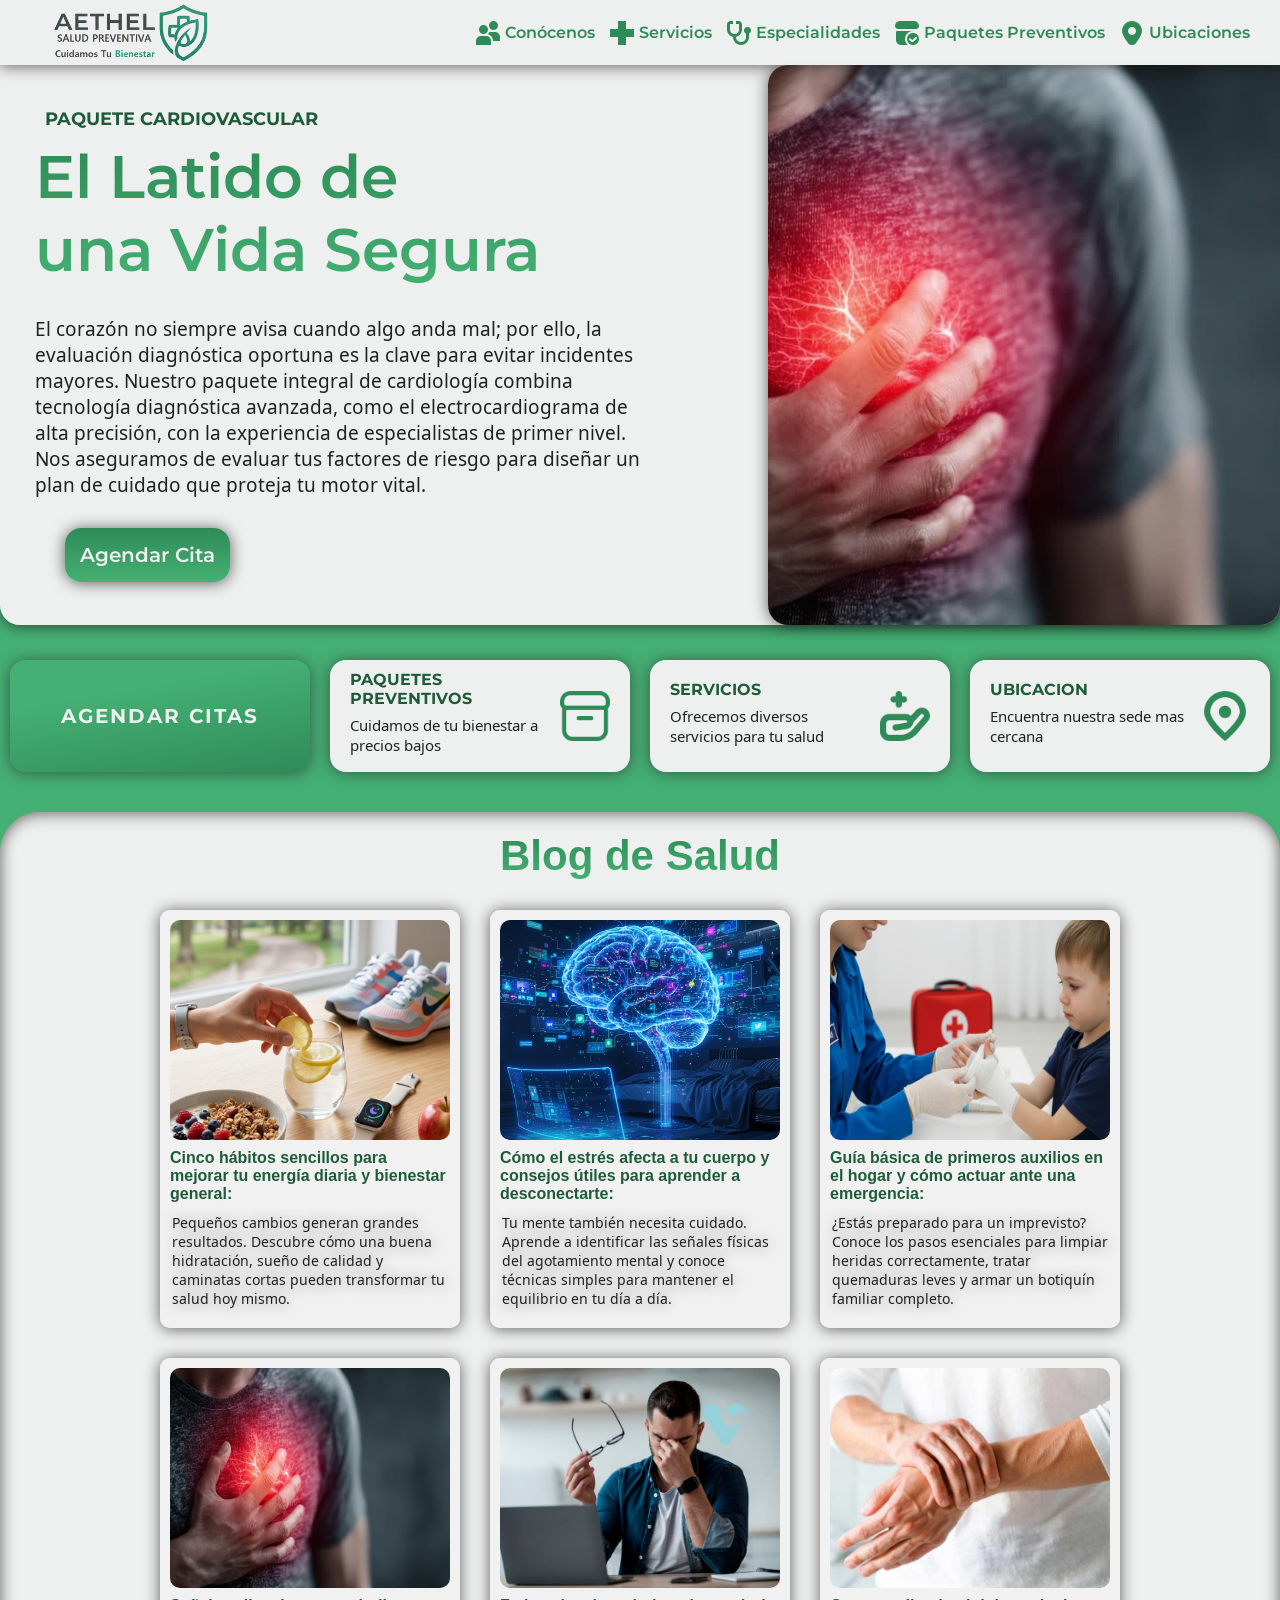
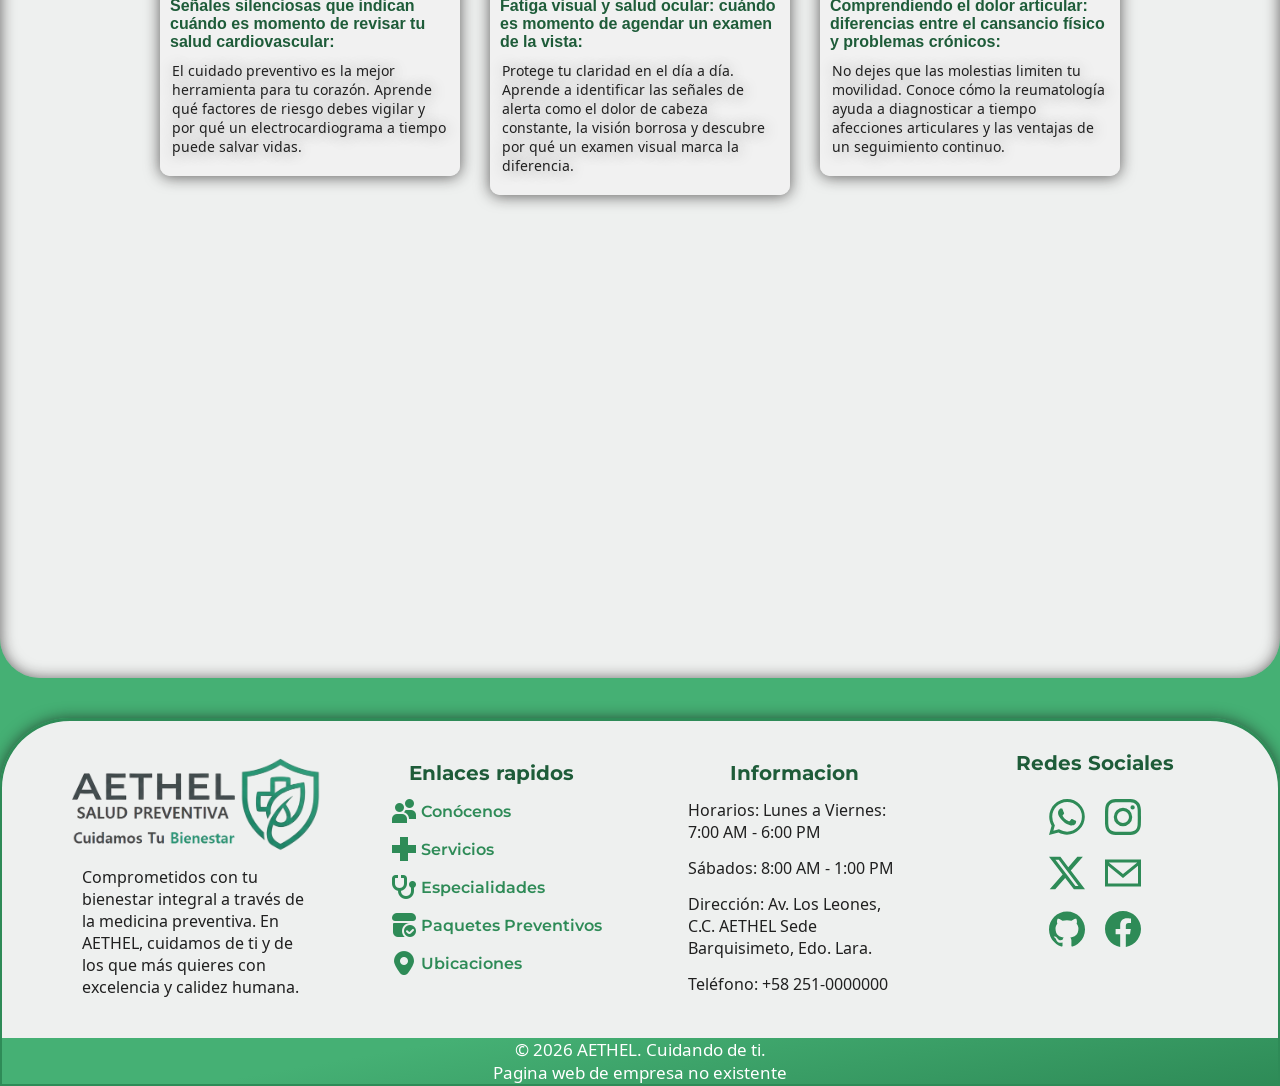
<file: pages/Blogs/Articulo-4.html>
<!DOCTYPE html>
<html lang="en">
<head>
    <meta charset="UTF-8">
    <meta name="viewport" content="width=device-width, initial-scale=1.0">
    <link rel="icon" type="image/png" href="../../resource/LogoPng.png">
    <title>Blog - AETHEL</title>
    <link rel="stylesheet" href="../../style/main.css">
    <script type="module" src="../../js/main.js" ></script>
</head>
<body class="greenBody">
    <header class="header">
        <a href="../../index.html" draggable="false">
            <h1 class="logo">
                <img src="../../resource/LogoPrincipalV1PNG.png" alt="Logo De La Pagina web Aethel Pharmaceuticals" class="imgLogo" draggable="false" >
            </h1>
        </a>
        <ul class="panelNav montserrat">
            <button class="panelButton">
                &#9776
                <img src="../../resource/LogoPrincipalV1PNG.png" alt="Logo De La Pagina web Aethel Pharmaceuticals" class="imgLogo imgMenu" draggable="false">
            </button>
            <li class="itemNav itemNavHeader" ><a href="../conocenos.html"><img src="../../resource/icons/usuarios.png" alt="icono de usuarios una persona">Conócenos</a></li>
            <li class="itemNav itemNavHeader" ><a href="../servicios.html"><img src="../../resource/icons/farmacia.png" alt="cruz medica">Servicios</a></li>
            <li class="itemNav itemNavHeader" ><a href="../especialidades.html"><img src="../../resource/icons/estetoscopio.png" alt="icono de estetoscopio para las especialidades">Especialidades</a></li>
            <li class="itemNav itemNavHeader" ><a href="../paquetes.html"><img src="../../resource/icons/paquete.png"  alt="icono de paquete">Paquetes Preventivos</a></li>
            <li class="itemNav itemNavHeader" ><a href="../ubicaciones.html"><img src="../../resource/icons/marcador.png" alt="icono de ubicacion">Ubicaciones</a></li>
        </ul>
    </header>

    <main>
        <div class="main-container containArticleBlog">
            <section class="containInformation">
                <article class="information">
                    <span class="spanTitle montserrat">PAQUETE CARDIOVASCULAR</span>
                    <h2 class="title montserrat">El Latido de <br> una Vida Segura</h2>
                    <p class="text noto-sans-linear-a-regular">El corazón no siempre avisa cuando algo anda mal; por ello, la evaluación diagnóstica oportuna es la clave para evitar incidentes mayores. Nuestro paquete integral de cardiología combina tecnología diagnóstica avanzada, como el electrocardiograma de alta precisión, con la experiencia de especialistas de primer nivel. Nos aseguramos de evaluar tus factores de riesgo para diseñar un plan de cuidado que proteja tu motor vital.</p>
                    <a href="../agendarCitas.html" draggable="false" class="button montserrat">Agendar Cita</a>
                </article>
                <img class="imgInformation" src="../../resource/blog/blogImg4.jpg" draggable="false" alt="Especialista evaluando la salud cardiovascular de un paciente">
            </section>

            <section class="sectionPanel">
                <a href="../agendarCitas.html" class="itemCard">
                    <h3 class="titleItem montserrat">AGENDAR CITAS</h3>
                </a>
                <a href="../paquetes.html" class="itemCard">
                    <div>
                        <h3 class="titleItem montserrat">PAQUETES PREVENTIVOS</h3>
                        <p class="textItem noto-sans-linear-a-regular">Cuidamos de tu bienestar a precios bajos</p>
                    </div>
                    <img src="../../resource/icons/caja.png" class="itemImg" alt="icono de caja para los paquetes preventivos" draggable="false">
                </a>
                <a href="../servicios.html" class="itemCard">
                    <div>
                        <h3 class="titleItem montserrat">SERVICIOS</h3>
                        <p class="textItem noto-sans-linear-a-regular">Ofrecemos diversos servicios para tu salud</p>
                    </div>
                    <img src="../../resource/icons/medico-de-mano.png" class="itemImg" alt="icono de mano para servicios medicos" draggable="false">
                </a>
                <a href="../ubicaciones.html" class="itemCard">
                    <div>
                        <h3 class="titleItem montserrat">UBICACION</h3>
                        <p class="textItem noto-sans-linear-a-regular" >Encuentra nuestra sede mas cercana</p>
                    </div>
                    <img src="../../resource/icons/marcadorV2.png" class="itemImg" alt="icono de marcador version 2" draggable="false">
                </a>
            </section>

            <aside class="blog blogAlter">
                <h2 class="titleSec">Blog de Salud</h2>
                <section class="sectionBlog">
                    <a href="../Blogs/Articulo-1.html" draggable="false">
                        <article class="itemBlog">
                            <img class="imgItemBlog" src="../../resource/blog/blogImg1.png" draggable="false" alt="imagen representativa de los buenos habitos descritos">
                            <div>
                                <h3 class="titleItemBlog">Cinco hábitos sencillos para mejorar tu energía diaria y bienestar general:</h3>
                                <p class="textItemBlog noto-sans-linear-a-regular">Pequeños cambios generan grandes resultados. Descubre cómo una buena hidratación, sueño de calidad y caminatas cortas pueden transformar tu salud hoy mismo.</p>
                            </div>
                        </article>
                    </a>

                    <a href="../Blogs/Articulo-2.html" draggable="false">
                        <article class="itemBlog">
                            <img class="imgItemBlog" src="../../resource/blog/blogImg2.png" draggable="false" alt="imagen representativa de un cerebro estimulado por las pantallas">
                            <div>
                                <h3 class="titleItemBlog">Cómo el estrés afecta a tu cuerpo y consejos útiles para aprender a desconectarte:</h3>
                                <p class="textItemBlog noto-sans-linear-a-regular">Tu mente también necesita cuidado. Aprende a identificar las señales físicas del agotamiento mental y conoce técnicas simples para mantener el equilibrio en tu día a día.</p>
                            </div>
                        </article>
                    </a>

                    <a href="../Blogs/Articulo-3.html" draggable="false">
                        <article class="itemBlog">
                            <img class="imgItemBlog" src="../../resource/blog/blogImg3.jpg" draggable="false" alt="imagen representativa de un botiquín de primeros auxilios">
                            <div>
                                <h3 class="titleItemBlog">Guía básica de primeros auxilios en el hogar y cómo actuar ante una emergencia:</h3>
                                <p class="textItemBlog noto-sans-linear-a-regular">¿Estás preparado para un imprevisto? Conoce los pasos esenciales para limpiar heridas correctamente, tratar quemaduras leves y armar un botiquín familiar completo.</p>
                            </div>
                        </article>
                    </a>

                    <a href="#" draggable="false">
                        <article class="itemBlog">
                            <img class="imgItemBlog" src="../../resource/blog/blogImg4.jpg" draggable="false" alt="imagen representativa del cuidado del corazón">
                            <div>
                                <h3 class="titleItemBlog">Señales silenciosas que indican cuándo es momento de revisar tu salud cardiovascular:</h3>
                                <p class="textItemBlog noto-sans-linear-a-regular">El cuidado preventivo es la mejor herramienta para tu corazón. Aprende qué factores de riesgo debes vigilar y por qué un electrocardiograma a tiempo puede salvar vidas.</p>
                            </div>
                        </article>
                    </a>

                    <a href="../Blogs/Articulo-5.html" draggable="false">
                        <article class="itemBlog">
                            <img class="imgItemBlog" src="../../resource/blog/blogImg5.png" draggable="false" alt="imagen representativa de un examen de la vista u oftalmología">
                            <div>
                                <h3 class="titleItemBlog">Fatiga visual y salud ocular: cuándo es momento de agendar un examen de la vista:</h3>
                                <p class="textItemBlog noto-sans-linear-a-regular">Protege tu claridad en el día a día. Aprende a identificar las señales de alerta como el dolor de cabeza constante, la visión borrosa y descubre por qué un examen visual marca la diferencia.</p>
                            </div>
                        </article>
                    </a>

                    <a href="../Blogs/Articulo-6.html" draggable="false">
                        <article class="itemBlog">
                            <img class="imgItemBlog" src="../../resource/blog/blogImg6.jpg" draggable="false" alt="imagen representativa del cuidado de las articulaciones">
                            <div>
                                <h3 class="titleItemBlog">Comprendiendo el dolor articular: diferencias entre el cansancio físico y problemas crónicos:</h3>
                                <p class="textItemBlog noto-sans-linear-a-regular">No dejes que las molestias limiten tu movilidad. Conoce cómo la reumatología ayuda a diagnosticar a tiempo afecciones articulares y las ventajas de un seguimiento continuo.</p>
                            </div>
                        </article>
                    </a>

                    <a href="../Blogs/Articulo-7.html" draggable="false">
                        <article class="itemBlog">
                            <img class="imgItemBlog" src="../../resource/blog/blogImg7.png" draggable="false" alt="imagen representativa de organización de medicamentos">
                            <div>
                                <h3 class="titleItemBlog">Consejos prácticos para la correcta administración y almacenamiento de tus recetas médicas:</h3>
                                <p class="textItemBlog noto-sans-linear-a-regular">Garantiza la efectividad de tus tratamientos. Aprende a organizar tus dosis diarias, evitar errores comunes en la medicación y conservar tus fórmulas en condiciones óptimas.</p>
                            </div>
                        </article>
                    </a>

                    <a href="../Blogs/Articulo-8.html" draggable="false">
                        <article class="itemBlog">
                            <img class="imgItemBlog" src="../../resource/blog/blogImg8.png" draggable="false" alt="imagen de chequeo médico de rutina">
                            <div>
                                <h3 class="titleItemBlog">El valor de los exámenes preventivos: cómo adelantarte a las enfermedades:</h3>
                                <p class="textItemBlog noto-sans-linear-a-regular">Un diagnóstico oportuno cambia el futuro de tu salud. Conoce cuáles son las evaluaciones clínicas esenciales que debes realizarte una vez al año de forma sugerida.</p>
                            </div>
                        </article>
                    </a>
                </section>
            </aside>
        </div>
    </main>

    <footer class="footer">
        <div class="footerBody">
            <div class="logoFooter">
                <a href="../../index.html" draggable="false">
                    <h1 class="logo">
                        <img src="../../resource/LogoPrincipalV1PNG.png" alt="Logo De La Pagina web Aethel Pharmaceuticals" class="imgLogo" draggable="false" >
                    </h1>
                </a>
                <p class="noto-sans-linear-a-regular">Comprometidos con tu bienestar integral a través de la medicina preventiva. En AETHEL, cuidamos de ti y de los que más quieres con excelencia y calidez humana.</p>
            </div>
            
            <div>
                <h2 class="titleFooter montserrat">Enlaces rapidos</h2>
                <ul class="panelNavFooter montserrat">
                    <li class="itemNav" ><a href="../../conocenos.html"><img src="../../resource/icons/usuarios.png" alt="icono de usuarios una persona">Conócenos</a></li>
                    <li class="itemNav" ><a href="../../pages/servicios.html"><img src="../../resource/icons/farmacia.png" alt="cruz medica">Servicios</a></li>
                    <li class="itemNav" ><a href="../../pages/especialidades.html"><img src="../../resource/icons/estetoscopio.png" alt="icono de estetoscopio para las especialidades">Especialidades</a></li>
                    <li class="itemNav" ><a href="../../pages/paquetes.html"><img src="../../resource/icons/paquete.png" alt="icono de paquete">Paquetes Preventivos</a></li>
                    <li class="itemNav" ><a href="../../pages/ubicaciones.html"><img src="../../resource/icons/marcador.png" alt="icono de ubicacion">Ubicaciones</a></li>
                </ul>
            </div>

            <div>
                <h2 class="titleFooter montserrat">Informacion</h2>
                <ul class="panelNavFooter noto-sans-linear-a-regular">
                    <li class="itemNav" >Horarios: Lunes a Viernes: 7:00 AM - 6:00 PM</li>
                    <li class="itemNav" >Sábados: 8:00 AM - 1:00 PM</li>
                    <li class="itemNav" >Dirección: Av. Los Leones, C.C. AETHEL Sede Barquisimeto, Edo. Lara.</li>
                    <li class="itemNav" >Teléfono: +58 251-0000000</li>
                </ul>
            </div>

            <div class="divRed">
                <h2 class="titleFooter montserrat titleRedes">Redes Sociales</h2>
                <ul class="panelNavFooter noto-sans-linear-a-regular redes">
                    <li class="itemNav">
                        <a href="#" target="_blank" aria-label="WhatsApp">
                            <svg viewBox="0 0 24 24" class="icon-svg"><path d="M17.472 14.382c-.297-.149-1.758-.867-2.03-.967-.273-.099-.471-.148-.67.15-.197.297-.767.966-.94 1.164-.173.199-.347.223-.644.075-.297-.15-1.255-.463-2.39-1.475-.883-.788-1.48-1.761-1.653-2.059-.173-.297-.018-.458.13-.606.134-.133.298-.347.446-.52.149-.174.198-.298.298-.497.099-.198.05-.371-.025-.52-.075-.149-.669-1.612-.916-2.207-.242-.579-.487-.5-.669-.51-.173-.008-.371-.01-.57-.01-.198 0-.52.074-.792.372-.272.297-1.04 1.016-1.04 2.479 0 1.462 1.065 2.875 1.213 3.074.149.198 2.096 3.2 5.077 4.487.709.306 1.262.489 1.694.625.712.227 1.36.195 1.871.118.571-.085 1.758-.719 2.006-1.413.248-.694.248-1.289.173-1.413-.074-.124-.272-.198-.57-.347m-5.421 7.403h-.004a9.87 9.87 0 01-5.031-1.378l-.361-.214-3.741.982.998-3.648-.235-.374a9.86 9.86 0 01-1.51-5.26c.001-5.45 4.436-9.884 9.888-9.884 2.64 0 5.122 1.03 6.988 2.898a9.825 9.825 0 012.893 6.994c-.003 5.45-4.437 9.884-9.885 9.884m8.413-18.297A11.815 11.815 0 0012.05 0C5.495 0 .16 5.335.157 11.892c0 2.096.547 4.142 1.588 5.945L0 24l6.335-1.662c1.72.937 3.659 1.432 5.631 1.433h.005c6.554 0 11.89-5.335 11.893-11.893a11.821 11.821 0 00-3.48-8.413Z"/></svg>
                        </a>
                    </li>
                    <li class="itemNav">
                        <a href="#" aria-label="Instagram">
                            <svg viewBox="0 0 24 24" class="icon-svg"><path d="M12 2.163c3.204 0 3.584.012 4.85.07 3.252.148 4.771 1.691 4.919 4.919.058 1.265.069 1.645.069 4.849 0 3.205-.012 3.584-.069 4.849-.149 3.225-1.664 4.771-4.919 4.919-1.266.058-1.644.07-4.85.07-3.204 0-3.584-.012-4.849-.07-3.26-.149-4.771-1.699-4.919-4.92-.058-1.265-.07-1.644-.07-4.849 0-3.204.013-3.583.07-4.849.149-3.227 1.664-4.771 4.919-4.919 1.266-.057 1.645-.069 4.849-.069zM12 0C8.741 0 8.333.014 7.053.072 2.695.272.273 2.69.073 7.052.014 8.333 0 8.741 0 12c0 3.259.014 3.668.072 4.948.2 4.358 2.618 6.78 6.98 6.98 1.281.058 1.689.072 4.948.072 3.259 0 3.668-.014 4.948-.072 4.354-.2 6.782-2.618 6.979-6.98.059-1.28.073-1.689.073-4.948 0-3.259-.014-3.667-.072-4.947-.196-4.354-2.617-6.78-6.979-6.98C15.668.014 15.259 0 12 0zm0 5.838a6.162 6.162 0 100 12.324 6.162 6.162 0 000-12.324zM12 16a4 4 0 110-8 4 4 0 010 8zm6.406-11.845a1.44 1.44 0 100 2.881 1.44 1.44 0 000-2.881z"/></svg>
                        </a>
                    </li>
                    <li class="itemNav">
                        <a href="#" aria-label="X">
                            <svg viewBox="0 0 24 24" class="icon-svg"><path d="M18.901 1.153h3.68l-8.04 9.19L24 22.846h-7.406l-5.8-7.584-6.638 7.584H.474l8.6-9.83L0 1.154h7.594l5.243 6.932ZM17.61 20.644h2.039L6.486 3.24H4.298Z"/></svg>
                        </a>
                    </li>
                    <li class="itemNav">
                        <a href="mailto:contacto@aethel.com" aria-label="Email">
                            <svg viewBox="0 0 24 24" class="icon-svg"><path d="M0 3v18h24V3H0zm21.518 2L12 12.713 2.482 5h19.036zM2 19V7.183l10 8.104 10-8.104V19H2z"/></svg>
                        </a>
                    </li>
                    <li class="itemNav">
                        <a href="https://github.com/josevillegasjavc-max/AETHEL" target="_blank" aria-label="GitHub">
                            <svg viewBox="0 0 24 24" class="icon-svg"><path d="M12 .297c-6.63 0-12 5.373-12 12 0 5.303 3.438 9.8 8.205 11.385.6.113.82-.258.82-.577 0-.285-.01-1.04-.015-2.04-3.338.724-4.042-1.61-4.042-1.61C4.422 18.07 3.633 17.7 3.633 17.7c-1.087-.744.084-.729.084-.729 1.205.084 1.838 1.236 1.838 1.236 1.07 1.835 2.809 1.305 3.495.998.108-.776.417-1.305.76-1.605-2.665-.3-5.466-1.332-5.466-5.93 0-1.31.465-2.38 1.235-3.22-.135-.303-.54-1.523.105-3.176 0 0 1.005-.322 3.3 1.23.96-.267 1.98-.399 3-.405 1.02.006 2.04.138 3 .405 2.28-1.552 3.285-1.23 3.285-1.23.645 1.653.24 2.873.12 3.176.765.84 1.23 1.91 1.23 3.22 0 4.61-2.805 5.625-5.475 5.92.42.36.81 1.096.81 2.22 0 1.606-.015 2.896-.015 3.286 0 .315.21.69.825.57C20.565 22.092 24 17.592 24 12.297c0-6.627-5.373-12-12-12"/></svg>
                        </a>
                    </li>
                    <li class="itemNav">
                        <a href="#" aria-label="Facebook">
                            <svg viewBox="0 0 24 24" class="icon-svg"><path d="M24 12.073c0-6.627-5.373-12-12-12s-12 5.373-12 12c0 5.99 4.388 10.954 10.125 11.854v-8.385H7.078v-3.47h3.047V9.43c0-3.007 1.792-4.669 4.533-4.669 1.312 0 2.686.235 2.686.235v2.953H15.83c-1.491 0-1.956.925-1.956 1.874v2.25h3.328l-.532 3.47h-2.796v8.385C19.612 23.027 24 18.062 24 12.073z"/></svg>
                        </a>
                    </li>
                </ul>
            </div>
        </div>
        <div class="footerCopyr noto-sans-linear-a-regular">
            <p> &copy; 2026 AETHEL. Cuidando de ti. Pagina web de empresa no existente</p>
        </div>
    </footer>
</body>
</html>
</file>
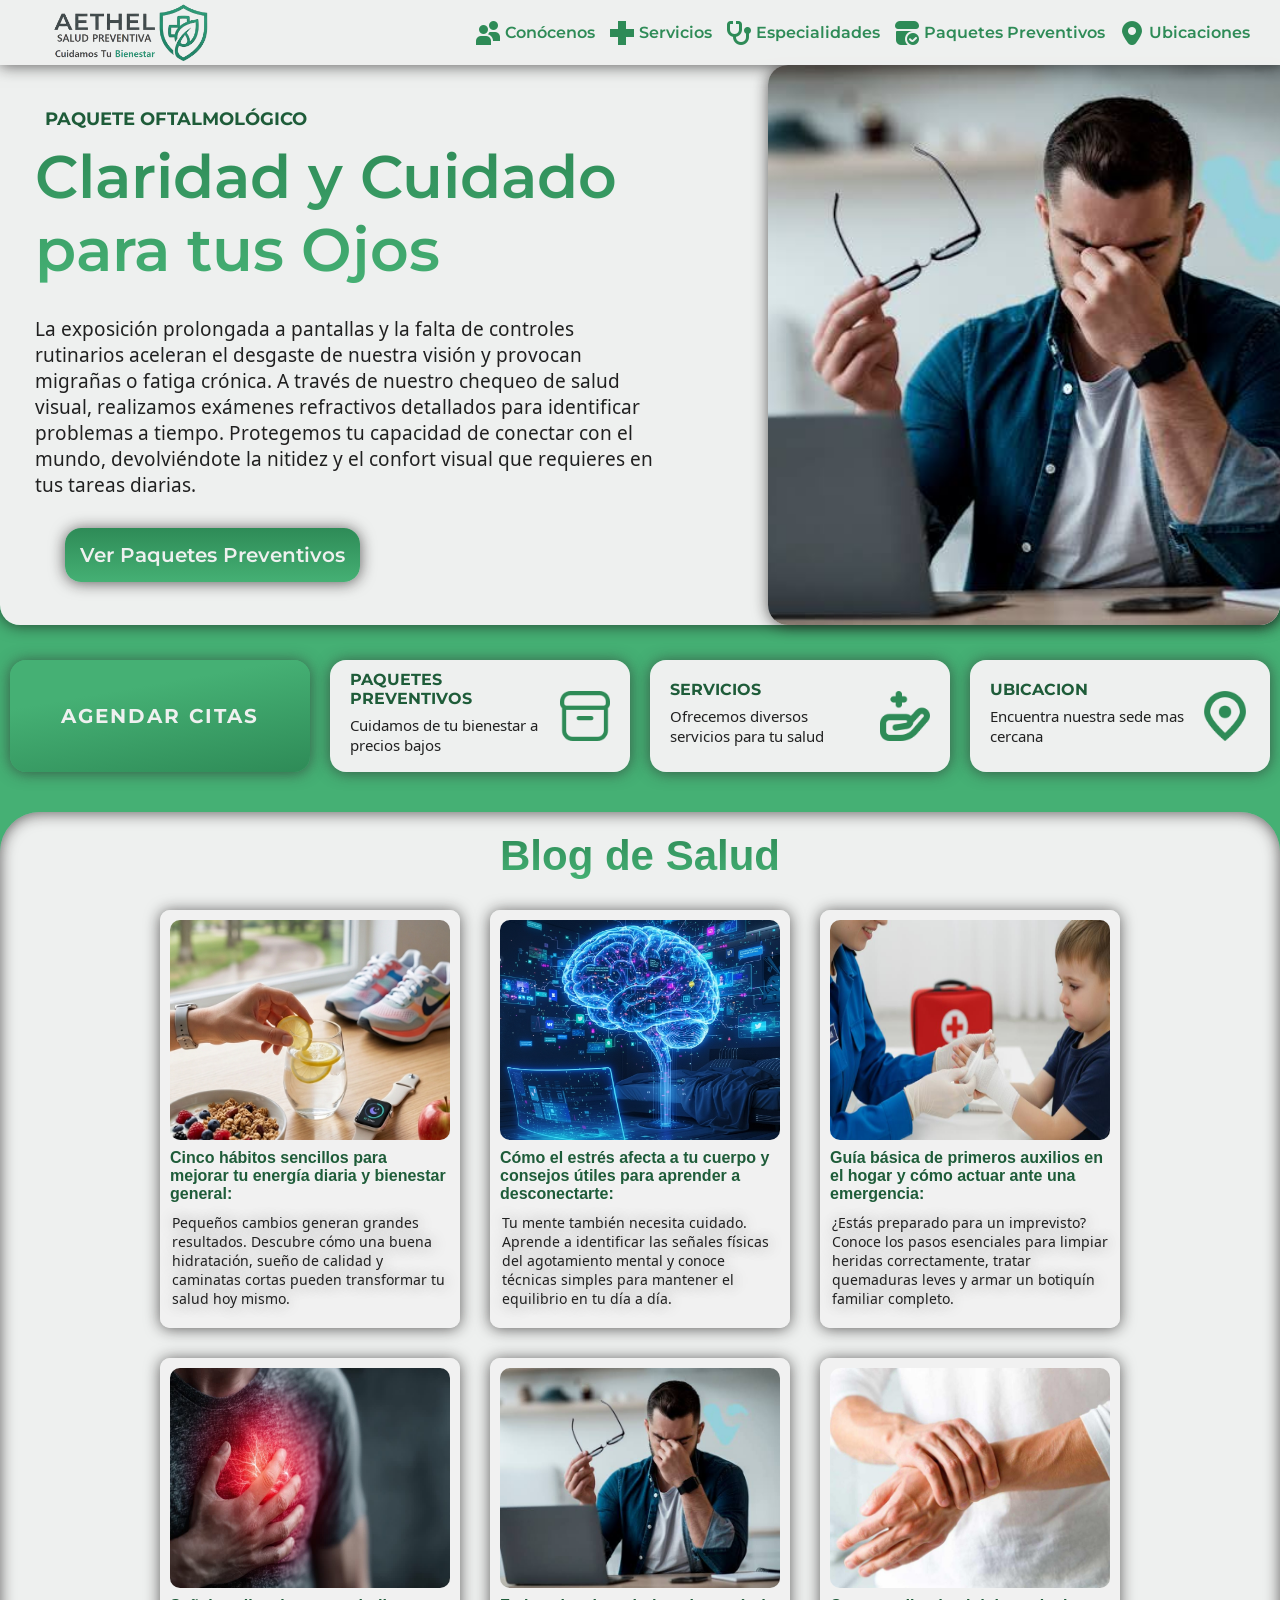
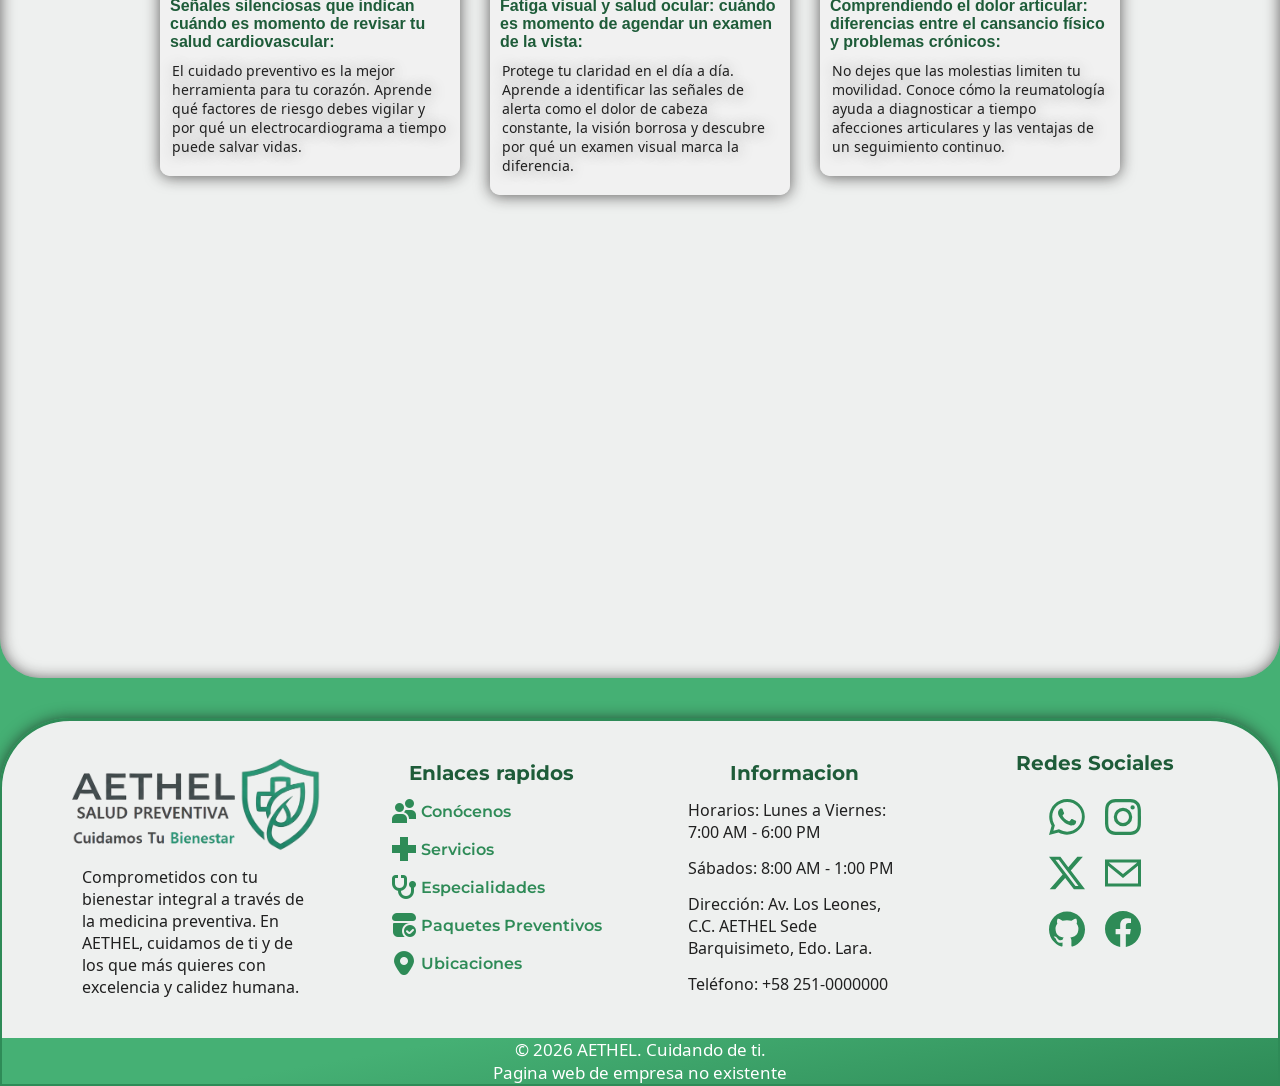
<file: pages/Blogs/Articulo-5.html>
<!DOCTYPE html>
<html lang="en">
<head>
    <meta charset="UTF-8">
    <meta name="viewport" content="width=device-width, initial-scale=1.0">
    <link rel="icon" type="image/png" href="../../resource/LogoPng.png">
    <title>Blog - AETHEL</title>
    <link rel="stylesheet" href="../../style/main.css">
    <script type="module" src="../../js/main.js" ></script>
</head>
<body class="greenBody">
    <header class="header">
        <a href="../../index.html" draggable="false">
            <h1 class="logo">
                <img src="../../resource/LogoPrincipalV1PNG.png" alt="Logo De La Pagina web Aethel Pharmaceuticals" class="imgLogo" draggable="false" >
            </h1>
        </a>
        <ul class="panelNav montserrat">
            <button class="panelButton">
                &#9776
                <img src="../../resource/LogoPrincipalV1PNG.png" alt="Logo De La Pagina web Aethel Pharmaceuticals" class="imgLogo imgMenu" draggable="false">
            </button>
            <li class="itemNav itemNavHeader" ><a href="../conocenos.html"><img src="../../resource/icons/usuarios.png" alt="icono de usuarios una persona">Conócenos</a></li>
            <li class="itemNav itemNavHeader" ><a href="../servicios.html"><img src="../../resource/icons/farmacia.png" alt="cruz medica">Servicios</a></li>
            <li class="itemNav itemNavHeader" ><a href="../especialidades.html"><img src="../../resource/icons/estetoscopio.png" alt="icono de estetoscopio para las especialidades">Especialidades</a></li>
            <li class="itemNav itemNavHeader" ><a href="../paquetes.html"><img src="../../resource/icons/paquete.png"  alt="icono de paquete">Paquetes Preventivos</a></li>
            <li class="itemNav itemNavHeader" ><a href="../ubicaciones.html"><img src="../../resource/icons/marcador.png" alt="icono de ubicacion">Ubicaciones</a></li>
        </ul>
    </header>

    <main>
        <div class="main-container containArticleBlog">
            <section class="containInformation">
                <article class="information">
                    <span class="spanTitle montserrat">PAQUETE OFTALMOLÓGICO</span>
                    <h2 class="title montserrat">Claridad y Cuidado <br> para tus Ojos</h2>
                    <p class="text noto-sans-linear-a-regular">La exposición prolongada a pantallas y la falta de controles rutinarios aceleran el desgaste de nuestra visión y provocan migrañas o fatiga crónica. A través de nuestro chequeo de salud visual, realizamos exámenes refractivos detallados para identificar problemas a tiempo. Protegemos tu capacidad de conectar con el mundo, devolviéndote la nitidez y el confort visual que requieres en tus tareas diarias.</p>
                    <a href="../paquetes.html" draggable="false" class="button montserrat">Ver Paquetes Preventivos</a>
                </article>
                <img class="imgInformation" src="../../resource/blog/blogImg5.png" draggable="false" alt="Examen oftálmico preventivo y cuidado de la vista">
            </section>

            <section class="sectionPanel">
                <a href="../agendarCitas.html" class="itemCard">
                    <h3 class="titleItem montserrat">AGENDAR CITAS</h3>
                </a>
                <a href="../paquetes.html" class="itemCard">
                    <div>
                        <h3 class="titleItem montserrat">PAQUETES PREVENTIVOS</h3>
                        <p class="textItem noto-sans-linear-a-regular">Cuidamos de tu bienestar a precios bajos</p>
                    </div>
                    <img src="../../resource/icons/caja.png" class="itemImg" alt="icono de caja para los paquetes preventivos" draggable="false">
                </a>
                <a href="../servicios.html" class="itemCard">
                    <div>
                        <h3 class="titleItem montserrat">SERVICIOS</h3>
                        <p class="textItem noto-sans-linear-a-regular">Ofrecemos diversos servicios para tu salud</p>
                    </div>
                    <img src="../../resource/icons/medico-de-mano.png" class="itemImg" alt="icono de mano para servicios medicos" draggable="false">
                </a>
                <a href="../ubicaciones.html" class="itemCard">
                    <div>
                        <h3 class="titleItem montserrat">UBICACION</h3>
                        <p class="textItem noto-sans-linear-a-regular" >Encuentra nuestra sede mas cercana</p>
                    </div>
                    <img src="../../resource/icons/marcadorV2.png" class="itemImg" alt="icono de marcador version 2" draggable="false">
                </a>
            </section>

            <aside class="blog blogAlter">
                <h2 class="titleSec">Blog de Salud</h2>
                <section class="sectionBlog">
                    <a href="../Blogs/Articulo-1.html" draggable="false">
                        <article class="itemBlog">
                            <img class="imgItemBlog" src="../../resource/blog/blogImg1.png" draggable="false" alt="imagen representativa de los buenos habitos descritos">
                            <div>
                                <h3 class="titleItemBlog">Cinco hábitos sencillos para mejorar tu energía diaria y bienestar general:</h3>
                                <p class="textItemBlog noto-sans-linear-a-regular">Pequeños cambios generan grandes resultados. Descubre cómo una buena hidratación, sueño de calidad y caminatas cortas pueden transformar tu salud hoy mismo.</p>
                            </div>
                        </article>
                    </a>

                    <a href="../Blogs/Articulo-2.html" draggable="false">
                        <article class="itemBlog">
                            <img class="imgItemBlog" src="../../resource/blog/blogImg2.png" draggable="false" alt="imagen representativa de un cerebro estimulado por las pantallas">
                            <div>
                                <h3 class="titleItemBlog">Cómo el estrés afecta a tu cuerpo y consejos útiles para aprender a desconectarte:</h3>
                                <p class="textItemBlog noto-sans-linear-a-regular">Tu mente también necesita cuidado. Aprende a identificar las señales físicas del agotamiento mental y conoce técnicas simples para mantener el equilibrio en tu día a día.</p>
                            </div>
                        </article>
                    </a>

                    <a href="../Blogs/Articulo-4.html" draggable="false">
                        <article class="itemBlog">
                            <img class="imgItemBlog" src="../../resource/blog/blogImg3.jpg" draggable="false" alt="imagen representativa de un botiquín de primeros auxilios">
                            <div>
                                <h3 class="titleItemBlog">Guía básica de primeros auxilios en el hogar y cómo actuar ante una emergencia:</h3>
                                <p class="textItemBlog noto-sans-linear-a-regular">¿Estás preparado para un imprevisto? Conoce los pasos esenciales para limpiar heridas correctamente, tratar quemaduras leves y armar un botiquín familiar completo.</p>
                            </div>
                        </article>
                    </a>

                    <a href="../Blogs/Articulo-4.html" draggable="false">
                        <article class="itemBlog">
                            <img class="imgItemBlog" src="../../resource/blog/blogImg4.jpg" draggable="false" alt="imagen representativa del cuidado del corazón">
                            <div>
                                <h3 class="titleItemBlog">Señales silenciosas que indican cuándo es momento de revisar tu salud cardiovascular:</h3>
                                <p class="textItemBlog noto-sans-linear-a-regular">El cuidado preventivo es la mejor herramienta para tu corazón. Aprende qué factores de riesgo debes vigilar y por qué un electrocardiograma a tiempo puede salvar vidas.</p>
                            </div>
                        </article>
                    </a>

                    <a href="#" draggable="false">
                        <article class="itemBlog">
                            <img class="imgItemBlog" src="../../resource/blog/blogImg5.png" draggable="false" alt="imagen representativa de un examen de la vista u oftalmología">
                            <div>
                                <h3 class="titleItemBlog">Fatiga visual y salud ocular: cuándo es momento de agendar un examen de la vista:</h3>
                                <p class="textItemBlog noto-sans-linear-a-regular">Protege tu claridad en el día a día. Aprende a identificar las señales de alerta como el dolor de cabeza constante, la visión borrosa y descubre por qué un examen visual marca la diferencia.</p>
                            </div>
                        </article>
                    </a>

                    <a href="../Blogs/Articulo-6.html" draggable="false">
                        <article class="itemBlog">
                            <img class="imgItemBlog" src="../../resource/blog/blogImg6.jpg" draggable="false" alt="imagen representativa del cuidado de las articulaciones">
                            <div>
                                <h3 class="titleItemBlog">Comprendiendo el dolor articular: diferencias entre el cansancio físico y problemas crónicos:</h3>
                                <p class="textItemBlog noto-sans-linear-a-regular">No dejes que las molestias limiten tu movilidad. Conoce cómo la reumatología ayuda a diagnosticar a tiempo afecciones articulares y las ventajas de un seguimiento continuo.</p>
                            </div>
                        </article>
                    </a>

                    <a href="../Blogs/Articulo-7.html" draggable="false">
                        <article class="itemBlog">
                            <img class="imgItemBlog" src="../../resource/blog/blogImg7.png" draggable="false" alt="imagen representativa de organización de medicamentos">
                            <div>
                                <h3 class="titleItemBlog">Consejos prácticos para la correcta administración y almacenamiento de tus recetas médicas:</h3>
                                <p class="textItemBlog noto-sans-linear-a-regular">Garantiza la efectividad de tus tratamientos. Aprende a organizar tus dosis diarias, evitar errores comunes en la medicación y conservar tus fórmulas en condiciones óptimas.</p>
                            </div>
                        </article>
                    </a>

                    <a href="../Blogs/Articulo-8.html" draggable="false">
                        <article class="itemBlog">
                            <img class="imgItemBlog" src="../../resource/blog/blogImg8.png" draggable="false" alt="imagen de chequeo médico de rutina">
                            <div>
                                <h3 class="titleItemBlog">El valor de los exámenes preventivos: cómo adelantarte a las enfermedades:</h3>
                                <p class="textItemBlog noto-sans-linear-a-regular">Un diagnóstico oportuno cambia el futuro de tu salud. Conoce cuáles son las evaluaciones clínicas esenciales que debes realizarte una vez al año de forma sugerida.</p>
                            </div>
                        </article>
                    </a>
                </section>
            </aside>
        </div>
    </main>

    <footer class="footer">
        <div class="footerBody">
            <div class="logoFooter">
                <a href="../../index.html" draggable="false">
                    <h1 class="logo">
                        <img src="../../resource/LogoPrincipalV1PNG.png" alt="Logo De La Pagina web Aethel Pharmaceuticals" class="imgLogo" draggable="false" >
                    </h1>
                </a>
                <p class="noto-sans-linear-a-regular">Comprometidos con tu bienestar integral a través de la medicina preventiva. En AETHEL, cuidamos de ti y de los que más quieres con excelencia y calidez humana.</p>
            </div>
            
            <div>
                <h2 class="titleFooter montserrat">Enlaces rapidos</h2>
                <ul class="panelNavFooter montserrat">
                    <li class="itemNav" ><a href="../../conocenos.html"><img src="../../resource/icons/usuarios.png" alt="icono de usuarios una persona">Conócenos</a></li>
                    <li class="itemNav" ><a href="../../pages/servicios.html"><img src="../../resource/icons/farmacia.png" alt="cruz medica">Servicios</a></li>
                    <li class="itemNav" ><a href="../../pages/especialidades.html"><img src="../../resource/icons/estetoscopio.png" alt="icono de estetoscopio para las especialidades">Especialidades</a></li>
                    <li class="itemNav" ><a href="../../pages/paquetes.html"><img src="../../resource/icons/paquete.png" alt="icono de paquete">Paquetes Preventivos</a></li>
                    <li class="itemNav" ><a href="../../pages/ubicaciones.html"><img src="../../resource/icons/marcador.png" alt="icono de ubicacion">Ubicaciones</a></li>
                </ul>
            </div>

            <div>
                <h2 class="titleFooter montserrat">Informacion</h2>
                <ul class="panelNavFooter noto-sans-linear-a-regular">
                    <li class="itemNav" >Horarios: Lunes a Viernes: 7:00 AM - 6:00 PM</li>
                    <li class="itemNav" >Sábados: 8:00 AM - 1:00 PM</li>
                    <li class="itemNav" >Dirección: Av. Los Leones, C.C. AETHEL Sede Barquisimeto, Edo. Lara.</li>
                    <li class="itemNav" >Teléfono: +58 251-0000000</li>
                </ul>
            </div>

            <div class="divRed">
                <h2 class="titleFooter montserrat titleRedes">Redes Sociales</h2>
                <ul class="panelNavFooter noto-sans-linear-a-regular redes">
                    <li class="itemNav">
                        <a href="#" target="_blank" aria-label="WhatsApp">
                            <svg viewBox="0 0 24 24" class="icon-svg"><path d="M17.472 14.382c-.297-.149-1.758-.867-2.03-.967-.273-.099-.471-.148-.67.15-.197.297-.767.966-.94 1.164-.173.199-.347.223-.644.075-.297-.15-1.255-.463-2.39-1.475-.883-.788-1.48-1.761-1.653-2.059-.173-.297-.018-.458.13-.606.134-.133.298-.347.446-.52.149-.174.198-.298.298-.497.099-.198.05-.371-.025-.52-.075-.149-.669-1.612-.916-2.207-.242-.579-.487-.5-.669-.51-.173-.008-.371-.01-.57-.01-.198 0-.52.074-.792.372-.272.297-1.04 1.016-1.04 2.479 0 1.462 1.065 2.875 1.213 3.074.149.198 2.096 3.2 5.077 4.487.709.306 1.262.489 1.694.625.712.227 1.36.195 1.871.118.571-.085 1.758-.719 2.006-1.413.248-.694.248-1.289.173-1.413-.074-.124-.272-.198-.57-.347m-5.421 7.403h-.004a9.87 9.87 0 01-5.031-1.378l-.361-.214-3.741.982.998-3.648-.235-.374a9.86 9.86 0 01-1.51-5.26c.001-5.45 4.436-9.884 9.888-9.884 2.64 0 5.122 1.03 6.988 2.898a9.825 9.825 0 012.893 6.994c-.003 5.45-4.437 9.884-9.885 9.884m8.413-18.297A11.815 11.815 0 0012.05 0C5.495 0 .16 5.335.157 11.892c0 2.096.547 4.142 1.588 5.945L0 24l6.335-1.662c1.72.937 3.659 1.432 5.631 1.433h.005c6.554 0 11.89-5.335 11.893-11.893a11.821 11.821 0 00-3.48-8.413Z"/></svg>
                        </a>
                    </li>
                    <li class="itemNav">
                        <a href="#" aria-label="Instagram">
                            <svg viewBox="0 0 24 24" class="icon-svg"><path d="M12 2.163c3.204 0 3.584.012 4.85.07 3.252.148 4.771 1.691 4.919 4.919.058 1.265.069 1.645.069 4.849 0 3.205-.012 3.584-.069 4.849-.149 3.225-1.664 4.771-4.919 4.919-1.266.058-1.644.07-4.85.07-3.204 0-3.584-.012-4.849-.07-3.26-.149-4.771-1.699-4.919-4.92-.058-1.265-.07-1.644-.07-4.849 0-3.204.013-3.583.07-4.849.149-3.227 1.664-4.771 4.919-4.919 1.266-.057 1.645-.069 4.849-.069zM12 0C8.741 0 8.333.014 7.053.072 2.695.272.273 2.69.073 7.052.014 8.333 0 8.741 0 12c0 3.259.014 3.668.072 4.948.2 4.358 2.618 6.78 6.98 6.98 1.281.058 1.689.072 4.948.072 3.259 0 3.668-.014 4.948-.072 4.354-.2 6.782-2.618 6.979-6.98.059-1.28.073-1.689.073-4.948 0-3.259-.014-3.667-.072-4.947-.196-4.354-2.617-6.78-6.979-6.98C15.668.014 15.259 0 12 0zm0 5.838a6.162 6.162 0 100 12.324 6.162 6.162 0 000-12.324zM12 16a4 4 0 110-8 4 4 0 010 8zm6.406-11.845a1.44 1.44 0 100 2.881 1.44 1.44 0 000-2.881z"/></svg>
                        </a>
                    </li>
                    <li class="itemNav">
                        <a href="#" aria-label="X">
                            <svg viewBox="0 0 24 24" class="icon-svg"><path d="M18.901 1.153h3.68l-8.04 9.19L24 22.846h-7.406l-5.8-7.584-6.638 7.584H.474l8.6-9.83L0 1.154h7.594l5.243 6.932ZM17.61 20.644h2.039L6.486 3.24H4.298Z"/></svg>
                        </a>
                    </li>
                    <li class="itemNav">
                        <a href="mailto:contacto@aethel.com" aria-label="Email">
                            <svg viewBox="0 0 24 24" class="icon-svg"><path d="M0 3v18h24V3H0zm21.518 2L12 12.713 2.482 5h19.036zM2 19V7.183l10 8.104 10-8.104V19H2z"/></svg>
                        </a>
                    </li>
                    <li class="itemNav">
                        <a href="https://github.com/josevillegasjavc-max/AETHEL" target="_blank" aria-label="GitHub">
                            <svg viewBox="0 0 24 24" class="icon-svg"><path d="M12 .297c-6.63 0-12 5.373-12 12 0 5.303 3.438 9.8 8.205 11.385.6.113.82-.258.82-.577 0-.285-.01-1.04-.015-2.04-3.338.724-4.042-1.61-4.042-1.61C4.422 18.07 3.633 17.7 3.633 17.7c-1.087-.744.084-.729.084-.729 1.205.084 1.838 1.236 1.838 1.236 1.07 1.835 2.809 1.305 3.495.998.108-.776.417-1.305.76-1.605-2.665-.3-5.466-1.332-5.466-5.93 0-1.31.465-2.38 1.235-3.22-.135-.303-.54-1.523.105-3.176 0 0 1.005-.322 3.3 1.23.96-.267 1.98-.399 3-.405 1.02.006 2.04.138 3 .405 2.28-1.552 3.285-1.23 3.285-1.23.645 1.653.24 2.873.12 3.176.765.84 1.23 1.91 1.23 3.22 0 4.61-2.805 5.625-5.475 5.92.42.36.81 1.096.81 2.22 0 1.606-.015 2.896-.015 3.286 0 .315.21.69.825.57C20.565 22.092 24 17.592 24 12.297c0-6.627-5.373-12-12-12"/></svg>
                        </a>
                    </li>
                    <li class="itemNav">
                        <a href="#" aria-label="Facebook">
                            <svg viewBox="0 0 24 24" class="icon-svg"><path d="M24 12.073c0-6.627-5.373-12-12-12s-12 5.373-12 12c0 5.99 4.388 10.954 10.125 11.854v-8.385H7.078v-3.47h3.047V9.43c0-3.007 1.792-4.669 4.533-4.669 1.312 0 2.686.235 2.686.235v2.953H15.83c-1.491 0-1.956.925-1.956 1.874v2.25h3.328l-.532 3.47h-2.796v8.385C19.612 23.027 24 18.062 24 12.073z"/></svg>
                        </a>
                    </li>
                </ul>
            </div>
        </div>
        <div class="footerCopyr noto-sans-linear-a-regular">
            <p> &copy; 2026 AETHEL. Cuidando de ti. Pagina web de empresa no existente</p>
        </div>
    </footer>
</body>
</html>
</file>
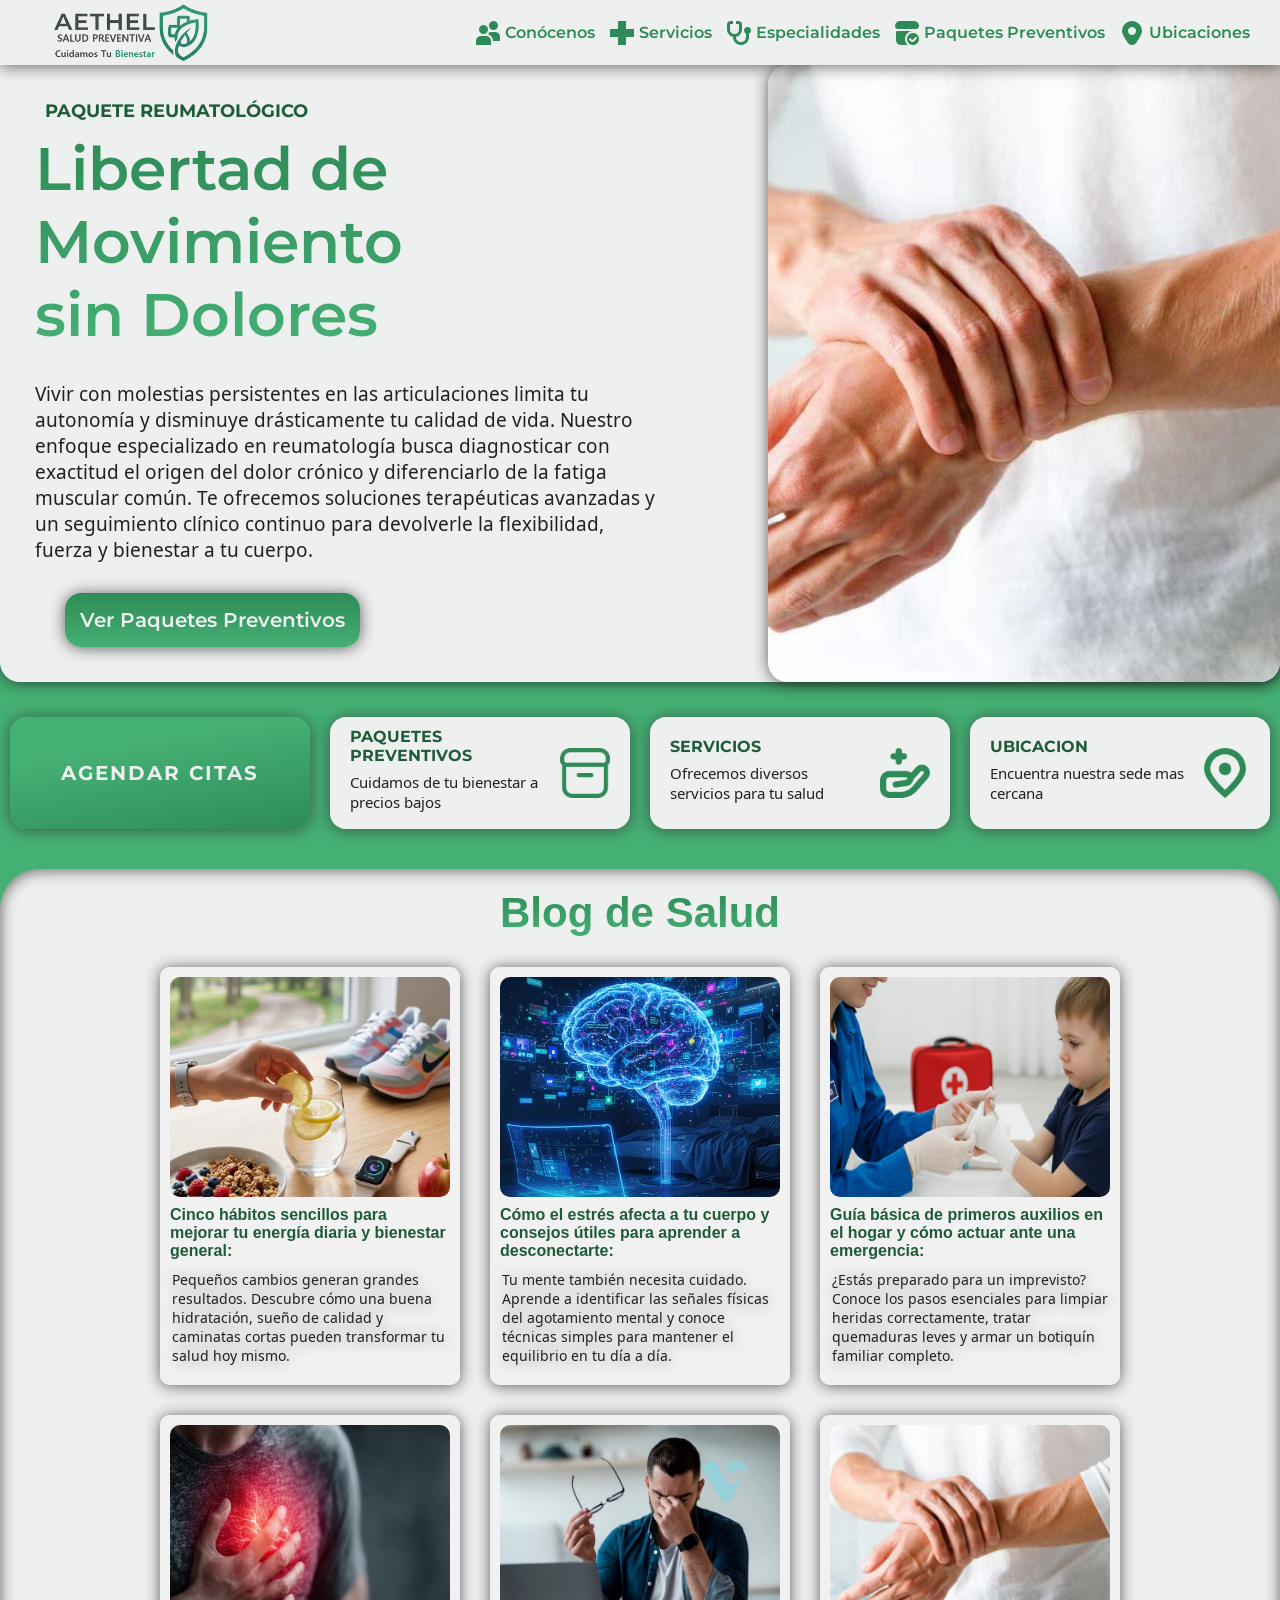
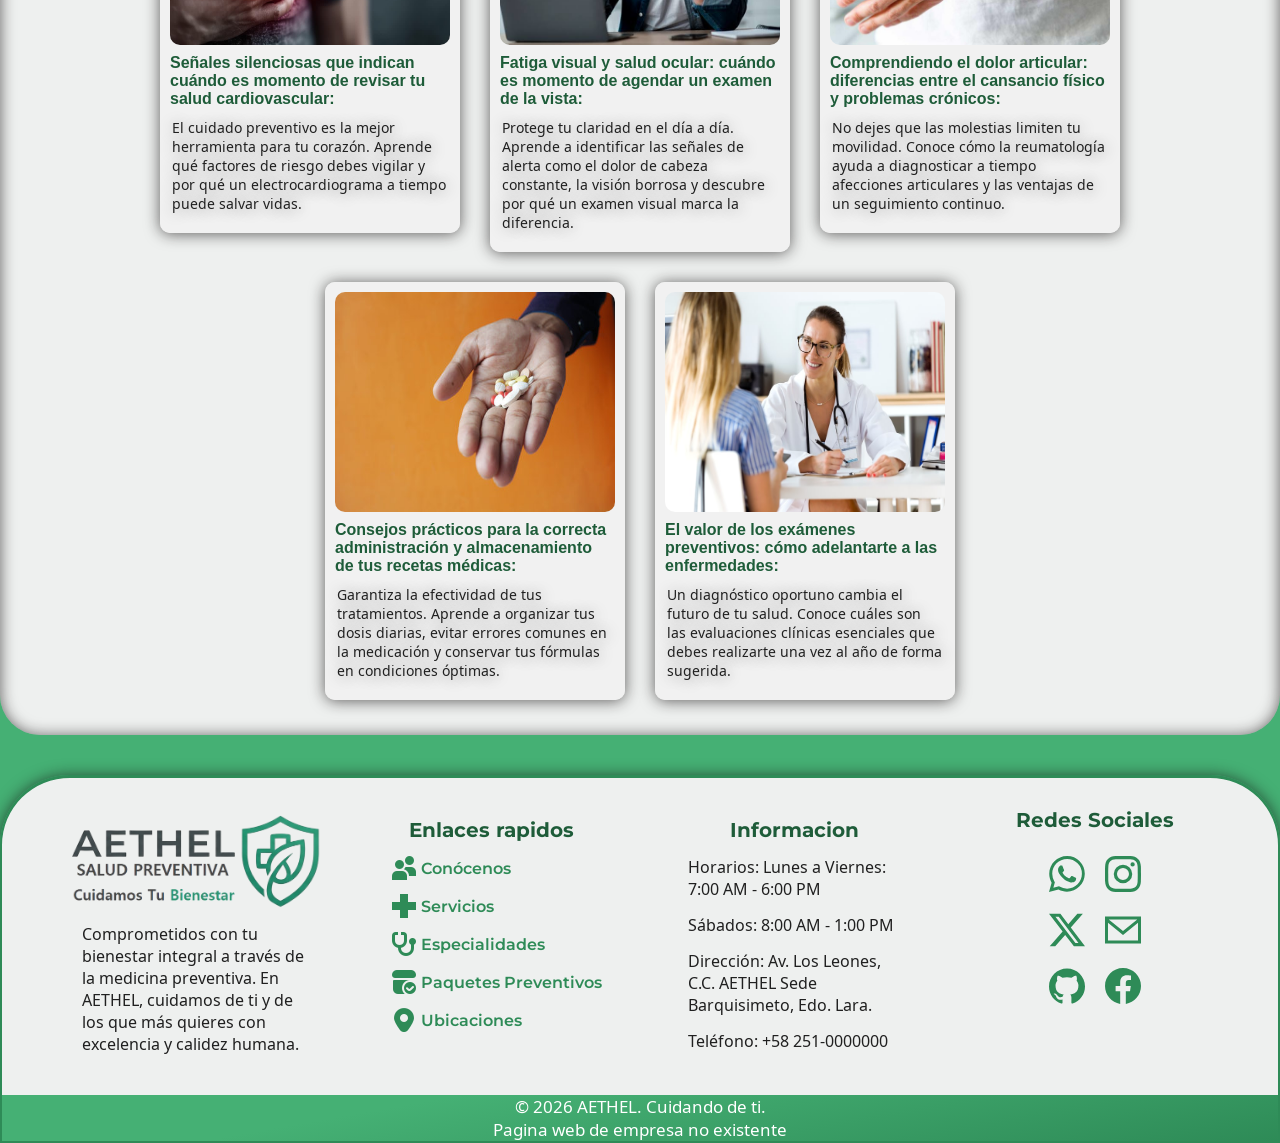
<file: pages/Blogs/Articulo-6.html>
<!DOCTYPE html>
<html lang="en">
<head>
    <meta charset="UTF-8">
    <meta name="viewport" content="width=device-width, initial-scale=1.0">
    <link rel="icon" type="image/png" href="../../resource/LogoPng.png">
    <title>Blog - AETHEL</title>
    <link rel="stylesheet" href="../../style/main.css">
    <script type="module" src="../../js/main.js" ></script>
</head>
<body class="greenBody">
    <header class="header">
        <a href="../../index.html" draggable="false">
            <h1 class="logo">
                <img src="../../resource/LogoPrincipalV1PNG.png" alt="Logo De La Pagina web Aethel Pharmaceuticals" class="imgLogo" draggable="false" >
            </h1>
        </a>
        <ul class="panelNav montserrat">
            <button class="panelButton">
                &#9776
                <img src="../../resource/LogoPrincipalV1PNG.png" alt="Logo De La Pagina web Aethel Pharmaceuticals" class="imgLogo imgMenu" draggable="false">
            </button>
            <li class="itemNav itemNavHeader" ><a href="../conocenos.html"><img src="../../resource/icons/usuarios.png" alt="icono de usuarios una persona">Conócenos</a></li>
            <li class="itemNav itemNavHeader" ><a href="../servicios.html"><img src="../../resource/icons/farmacia.png" alt="cruz medica">Servicios</a></li>
            <li class="itemNav itemNavHeader" ><a href="../especialidades.html"><img src="../../resource/icons/estetoscopio.png" alt="icono de estetoscopio para las especialidades">Especialidades</a></li>
            <li class="itemNav itemNavHeader" ><a href="../paquetes.html"><img src="../../resource/icons/paquete.png"  alt="icono de paquete">Paquetes Preventivos</a></li>
            <li class="itemNav itemNavHeader" ><a href="../ubicaciones.html"><img src="../../resource/icons/marcador.png" alt="icono de ubicacion">Ubicaciones</a></li>
        </ul>
    </header>

    <main>
        <div class="main-container containArticleBlog">
            <section class="containInformation">
                <article class="information">
                    <span class="spanTitle montserrat">PAQUETE REUMATOLÓGICO</span>
                    <h2 class="title montserrat">Libertad de Movimiento <br> sin Dolores</h2>
                    <p class="text noto-sans-linear-a-regular">Vivir con molestias persistentes en las articulaciones limita tu autonomía y disminuye drásticamente tu calidad de vida. Nuestro enfoque especializado en reumatología busca diagnosticar con exactitud el origen del dolor crónico y diferenciarlo de la fatiga muscular común. Te ofrecemos soluciones terapéuticas avanzadas y un seguimiento clínico continuo para devolverle la flexibilidad, fuerza y bienestar a tu cuerpo.</p>
                    <a href="../paquetes.html" draggable="false" class="button montserrat">Ver Paquetes Preventivos</a>
                </article>
                <img class="imgInformation" src="../../resource/blog/blogImg6.jpg" draggable="false" alt="Evaluación del aparato locomotor y cuidado articular">
            </section>

            <section class="sectionPanel">
                <a href="../agendarCitas.html" class="itemCard">
                    <h3 class="titleItem montserrat">AGENDAR CITAS</h3>
                </a>
                <a href="../paquetes.html" class="itemCard">
                    <div>
                        <h3 class="titleItem montserrat">PAQUETES PREVENTIVOS</h3>
                        <p class="textItem noto-sans-linear-a-regular">Cuidamos de tu bienestar a precios bajos</p>
                    </div>
                    <img src="../../resource/icons/caja.png" class="itemImg" alt="icono de caja para los paquetes preventivos" draggable="false">
                </a>
                <a href="../servicios.html" class="itemCard">
                    <div>
                        <h3 class="titleItem montserrat">SERVICIOS</h3>
                        <p class="textItem noto-sans-linear-a-regular">Ofrecemos diversos servicios para tu salud</p>
                    </div>
                    <img src="../../resource/icons/medico-de-mano.png" class="itemImg" alt="icono de mano para servicios medicos" draggable="false">
                </a>
                <a href="../ubicaciones.html" class="itemCard">
                    <div>
                        <h3 class="titleItem montserrat">UBICACION</h3>
                        <p class="textItem noto-sans-linear-a-regular" >Encuentra nuestra sede mas cercana</p>
                    </div>
                    <img src="../../resource/icons/marcadorV2.png" class="itemImg" alt="icono de marcador version 2" draggable="false">
                </a>
            </section>

            <aside class="blog blogAlter">
                <h2 class="titleSec">Blog de Salud</h2>
                <section class="sectionBlog">
                    <a href="../Blogs/Articulo-1.html" draggable="false">
                        <article class="itemBlog">
                            <img class="imgItemBlog" src="../../resource/blog/blogImg1.png" draggable="false" alt="imagen representativa de los buenos habitos descritos">
                            <div>
                                <h3 class="titleItemBlog">Cinco hábitos sencillos para mejorar tu energía diaria y bienestar general:</h3>
                                <p class="textItemBlog noto-sans-linear-a-regular">Pequeños cambios generan grandes resultados. Descubre cómo una buena hidratación, sueño de calidad y caminatas cortas pueden transformar tu salud hoy mismo.</p>
                            </div>
                        </article>
                    </a>

                    <a href="../Blogs/Articulo-2.html" draggable="false">
                        <article class="itemBlog">
                            <img class="imgItemBlog" src="../../resource/blog/blogImg2.png" draggable="false" alt="imagen representativa de un cerebro estimulado por las pantallas">
                            <div>
                                <h3 class="titleItemBlog">Cómo el estrés afecta a tu cuerpo y consejos útiles para aprender a desconectarte:</h3>
                                <p class="textItemBlog noto-sans-linear-a-regular">Tu mente también necesita cuidado. Aprende a identificar las señales físicas del agotamiento mental y conoce técnicas simples para mantener el equilibrio en tu día a día.</p>
                            </div>
                        </article>
                    </a>

                    <a href="../Blogs/Articulo-3.html" draggable="false">
                        <article class="itemBlog">
                            <img class="imgItemBlog" src="../../resource/blog/blogImg3.jpg" draggable="false" alt="imagen representativa de un botiquín de primeros auxilios">
                            <div>
                                <h3 class="titleItemBlog">Guía básica de primeros auxilios en el hogar y cómo actuar ante una emergencia:</h3>
                                <p class="textItemBlog noto-sans-linear-a-regular">¿Estás preparado para un imprevisto? Conoce los pasos esenciales para limpiar heridas correctamente, tratar quemaduras leves y armar un botiquín familiar completo.</p>
                            </div>
                        </article>
                    </a>

                    <a href="../Blogs/Articulo-4.html" draggable="false">
                        <article class="itemBlog">
                            <img class="imgItemBlog" src="../../resource/blog/blogImg4.jpg" draggable="false" alt="imagen representativa del cuidado del corazón">
                            <div>
                                <h3 class="titleItemBlog">Señales silenciosas que indican cuándo es momento de revisar tu salud cardiovascular:</h3>
                                <p class="textItemBlog noto-sans-linear-a-regular">El cuidado preventivo es la mejor herramienta para tu corazón. Aprende qué factores de riesgo debes vigilar y por qué un electrocardiograma a tiempo puede salvar vidas.</p>
                            </div>
                        </article>
                    </a>

                    <a href="../Blogs/Articulo-5.html" draggable="false">
                        <article class="itemBlog">
                            <img class="imgItemBlog" src="../../resource/blog/blogImg5.png" draggable="false" alt="imagen representativa de un examen de la vista u oftalmología">
                            <div>
                                <h3 class="titleItemBlog">Fatiga visual y salud ocular: cuándo es momento de agendar un examen de la vista:</h3>
                                <p class="textItemBlog noto-sans-linear-a-regular">Protege tu claridad en el día a día. Aprende a identificar las señales de alerta como el dolor de cabeza constante, la visión borrosa y descubre por qué un examen visual marca la diferencia.</p>
                            </div>
                        </article>
                    </a>

                    <a href="#" draggable="false">
                        <article class="itemBlog">
                            <img class="imgItemBlog" src="../../resource/blog/blogImg6.jpg" draggable="false" alt="imagen representativa del cuidado de las articulaciones">
                            <div>
                                <h3 class="titleItemBlog">Comprendiendo el dolor articular: diferencias entre el cansancio físico y problemas crónicos:</h3>
                                <p class="textItemBlog noto-sans-linear-a-regular">No dejes que las molestias limiten tu movilidad. Conoce cómo la reumatología ayuda a diagnosticar a tiempo afecciones articulares y las ventajas de un seguimiento continuo.</p>
                            </div>
                        </article>
                    </a>

                    <a href="../Blogs/Articulo-7.html" draggable="false">
                        <article class="itemBlog">
                            <img class="imgItemBlog" src="../../resource/blog/blogImg7.png" draggable="false" alt="imagen representativa de organización de medicamentos">
                            <div>
                                <h3 class="titleItemBlog">Consejos prácticos para la correcta administración y almacenamiento de tus recetas médicas:</h3>
                                <p class="textItemBlog noto-sans-linear-a-regular">Garantiza la efectividad de tus tratamientos. Aprende a organizar tus dosis diarias, evitar errores comunes en la medicación y conservar tus fórmulas en condiciones óptimas.</p>
                            </div>
                        </article>
                    </a>

                    <a href="../Blogs/Articulo-8.html" draggable="false">
                        <article class="itemBlog">
                            <img class="imgItemBlog" src="../../resource/blog/blogImg8.png" draggable="false" alt="imagen de chequeo médico de rutina">
                            <div>
                                <h3 class="titleItemBlog">El valor de los exámenes preventivos: cómo adelantarte a las enfermedades:</h3>
                                <p class="textItemBlog noto-sans-linear-a-regular">Un diagnóstico oportuno cambia el futuro de tu salud. Conoce cuáles son las evaluaciones clínicas esenciales que debes realizarte una vez al año de forma sugerida.</p>
                            </div>
                        </article>
                    </a>
                </section>
            </aside>
        </div>
    </main>

    <footer class="footer">
        <div class="footerBody">
            <div class="logoFooter">
                <a href="../../index.html" draggable="false">
                    <h1 class="logo">
                        <img src="../../resource/LogoPrincipalV1PNG.png" alt="Logo De La Pagina web Aethel Pharmaceuticals" class="imgLogo" draggable="false" >
                    </h1>
                </a>
                <p class="noto-sans-linear-a-regular">Comprometidos con tu bienestar integral a través de la medicina preventiva. En AETHEL, cuidamos de ti y de los que más quieres con excelencia y calidez humana.</p>
            </div>
            
            <div>
                <h2 class="titleFooter montserrat">Enlaces rapidos</h2>
                <ul class="panelNavFooter montserrat">
                    <li class="itemNav" ><a href="../../conocenos.html"><img src="../../resource/icons/usuarios.png" alt="icono de usuarios una persona">Conócenos</a></li>
                    <li class="itemNav" ><a href="../../pages/servicios.html"><img src="../../resource/icons/farmacia.png" alt="cruz medica">Servicios</a></li>
                    <li class="itemNav" ><a href="../../pages/especialidades.html"><img src="../../resource/icons/estetoscopio.png" alt="icono de estetoscopio para las especialidades">Especialidades</a></li>
                    <li class="itemNav" ><a href="../../pages/paquetes.html"><img src="../../resource/icons/paquete.png" alt="icono de paquete">Paquetes Preventivos</a></li>
                    <li class="itemNav" ><a href="../../pages/ubicaciones.html"><img src="../../resource/icons/marcador.png" alt="icono de ubicacion">Ubicaciones</a></li>
                </ul>
            </div>

            <div>
                <h2 class="titleFooter montserrat">Informacion</h2>
                <ul class="panelNavFooter noto-sans-linear-a-regular">
                    <li class="itemNav" >Horarios: Lunes a Viernes: 7:00 AM - 6:00 PM</li>
                    <li class="itemNav" >Sábados: 8:00 AM - 1:00 PM</li>
                    <li class="itemNav" >Dirección: Av. Los Leones, C.C. AETHEL Sede Barquisimeto, Edo. Lara.</li>
                    <li class="itemNav" >Teléfono: +58 251-0000000</li>
                </ul>
            </div>

            <div class="divRed">
                <h2 class="titleFooter montserrat titleRedes">Redes Sociales</h2>
                <ul class="panelNavFooter noto-sans-linear-a-regular redes">
                    <li class="itemNav">
                        <a href="#" target="_blank" aria-label="WhatsApp">
                            <svg viewBox="0 0 24 24" class="icon-svg"><path d="M17.472 14.382c-.297-.149-1.758-.867-2.03-.967-.273-.099-.471-.148-.67.15-.197.297-.767.966-.94 1.164-.173.199-.347.223-.644.075-.297-.15-1.255-.463-2.39-1.475-.883-.788-1.48-1.761-1.653-2.059-.173-.297-.018-.458.13-.606.134-.133.298-.347.446-.52.149-.174.198-.298.298-.497.099-.198.05-.371-.025-.52-.075-.149-.669-1.612-.916-2.207-.242-.579-.487-.5-.669-.51-.173-.008-.371-.01-.57-.01-.198 0-.52.074-.792.372-.272.297-1.04 1.016-1.04 2.479 0 1.462 1.065 2.875 1.213 3.074.149.198 2.096 3.2 5.077 4.487.709.306 1.262.489 1.694.625.712.227 1.36.195 1.871.118.571-.085 1.758-.719 2.006-1.413.248-.694.248-1.289.173-1.413-.074-.124-.272-.198-.57-.347m-5.421 7.403h-.004a9.87 9.87 0 01-5.031-1.378l-.361-.214-3.741.982.998-3.648-.235-.374a9.86 9.86 0 01-1.51-5.26c.001-5.45 4.436-9.884 9.888-9.884 2.64 0 5.122 1.03 6.988 2.898a9.825 9.825 0 012.893 6.994c-.003 5.45-4.437 9.884-9.885 9.884m8.413-18.297A11.815 11.815 0 0012.05 0C5.495 0 .16 5.335.157 11.892c0 2.096.547 4.142 1.588 5.945L0 24l6.335-1.662c1.72.937 3.659 1.432 5.631 1.433h.005c6.554 0 11.89-5.335 11.893-11.893a11.821 11.821 0 00-3.48-8.413Z"/></svg>
                        </a>
                    </li>
                    <li class="itemNav">
                        <a href="#" aria-label="Instagram">
                            <svg viewBox="0 0 24 24" class="icon-svg"><path d="M12 2.163c3.204 0 3.584.012 4.85.07 3.252.148 4.771 1.691 4.919 4.919.058 1.265.069 1.645.069 4.849 0 3.205-.012 3.584-.069 4.849-.149 3.225-1.664 4.771-4.919 4.919-1.266.058-1.644.07-4.85.07-3.204 0-3.584-.012-4.849-.07-3.26-.149-4.771-1.699-4.919-4.92-.058-1.265-.07-1.644-.07-4.849 0-3.204.013-3.583.07-4.849.149-3.227 1.664-4.771 4.919-4.919 1.266-.057 1.645-.069 4.849-.069zM12 0C8.741 0 8.333.014 7.053.072 2.695.272.273 2.69.073 7.052.014 8.333 0 8.741 0 12c0 3.259.014 3.668.072 4.948.2 4.358 2.618 6.78 6.98 6.98 1.281.058 1.689.072 4.948.072 3.259 0 3.668-.014 4.948-.072 4.354-.2 6.782-2.618 6.979-6.98.059-1.28.073-1.689.073-4.948 0-3.259-.014-3.667-.072-4.947-.196-4.354-2.617-6.78-6.979-6.98C15.668.014 15.259 0 12 0zm0 5.838a6.162 6.162 0 100 12.324 6.162 6.162 0 000-12.324zM12 16a4 4 0 110-8 4 4 0 010 8zm6.406-11.845a1.44 1.44 0 100 2.881 1.44 1.44 0 000-2.881z"/></svg>
                        </a>
                    </li>
                    <li class="itemNav">
                        <a href="#" aria-label="X">
                            <svg viewBox="0 0 24 24" class="icon-svg"><path d="M18.901 1.153h3.68l-8.04 9.19L24 22.846h-7.406l-5.8-7.584-6.638 7.584H.474l8.6-9.83L0 1.154h7.594l5.243 6.932ZM17.61 20.644h2.039L6.486 3.24H4.298Z"/></svg>
                        </a>
                    </li>
                    <li class="itemNav">
                        <a href="mailto:contacto@aethel.com" aria-label="Email">
                            <svg viewBox="0 0 24 24" class="icon-svg"><path d="M0 3v18h24V3H0zm21.518 2L12 12.713 2.482 5h19.036zM2 19V7.183l10 8.104 10-8.104V19H2z"/></svg>
                        </a>
                    </li>
                    <li class="itemNav">
                        <a href="https://github.com/josevillegasjavc-max/AETHEL" target="_blank" aria-label="GitHub">
                            <svg viewBox="0 0 24 24" class="icon-svg"><path d="M12 .297c-6.63 0-12 5.373-12 12 0 5.303 3.438 9.8 8.205 11.385.6.113.82-.258.82-.577 0-.285-.01-1.04-.015-2.04-3.338.724-4.042-1.61-4.042-1.61C4.422 18.07 3.633 17.7 3.633 17.7c-1.087-.744.084-.729.084-.729 1.205.084 1.838 1.236 1.838 1.236 1.07 1.835 2.809 1.305 3.495.998.108-.776.417-1.305.76-1.605-2.665-.3-5.466-1.332-5.466-5.93 0-1.31.465-2.38 1.235-3.22-.135-.303-.54-1.523.105-3.176 0 0 1.005-.322 3.3 1.23.96-.267 1.98-.399 3-.405 1.02.006 2.04.138 3 .405 2.28-1.552 3.285-1.23 3.285-1.23.645 1.653.24 2.873.12 3.176.765.84 1.23 1.91 1.23 3.22 0 4.61-2.805 5.625-5.475 5.92.42.36.81 1.096.81 2.22 0 1.606-.015 2.896-.015 3.286 0 .315.21.69.825.57C20.565 22.092 24 17.592 24 12.297c0-6.627-5.373-12-12-12"/></svg>
                        </a>
                    </li>
                    <li class="itemNav">
                        <a href="#" aria-label="Facebook">
                            <svg viewBox="0 0 24 24" class="icon-svg"><path d="M24 12.073c0-6.627-5.373-12-12-12s-12 5.373-12 12c0 5.99 4.388 10.954 10.125 11.854v-8.385H7.078v-3.47h3.047V9.43c0-3.007 1.792-4.669 4.533-4.669 1.312 0 2.686.235 2.686.235v2.953H15.83c-1.491 0-1.956.925-1.956 1.874v2.25h3.328l-.532 3.47h-2.796v8.385C19.612 23.027 24 18.062 24 12.073z"/></svg>
                        </a>
                    </li>
                </ul>
            </div>
        </div>
        <div class="footerCopyr noto-sans-linear-a-regular">
            <p> &copy; 2026 AETHEL. Cuidando de ti. Pagina web de empresa no existente</p>
        </div>
    </footer>
</body>
</html>
</file>
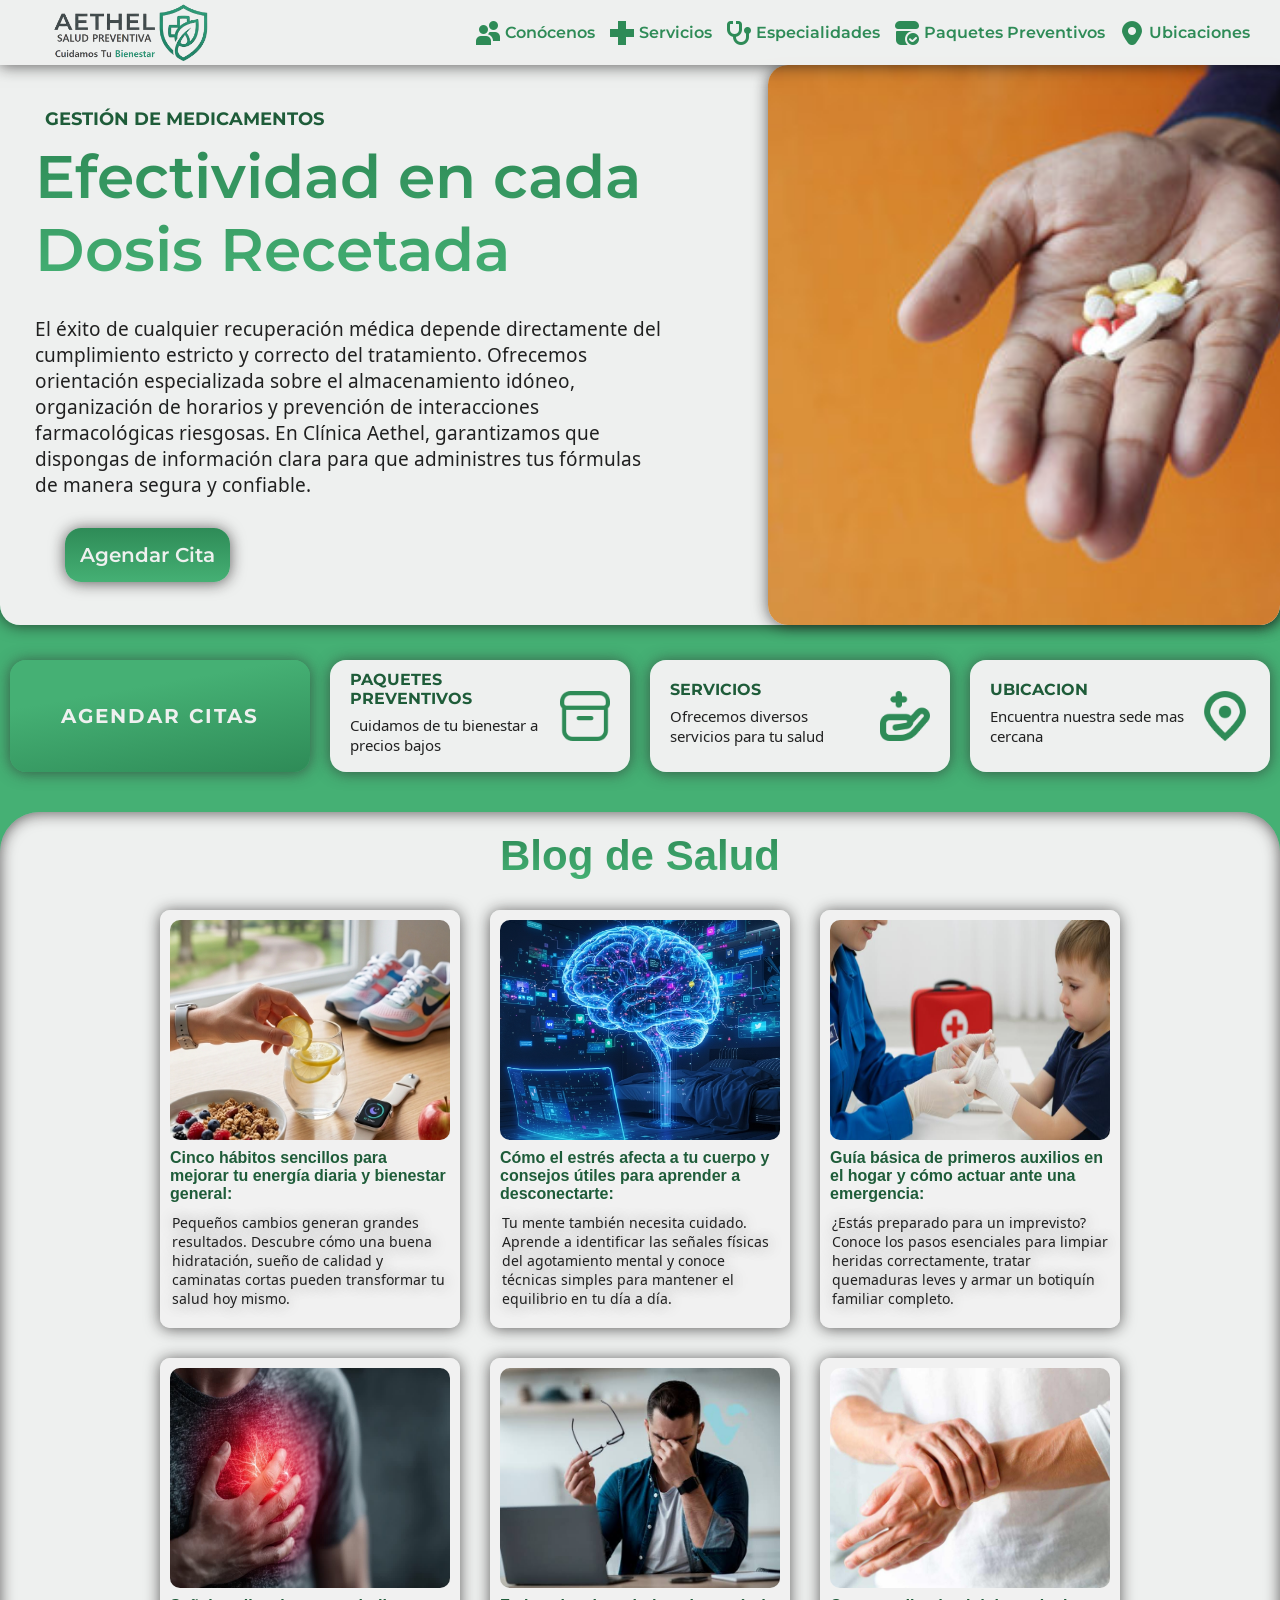
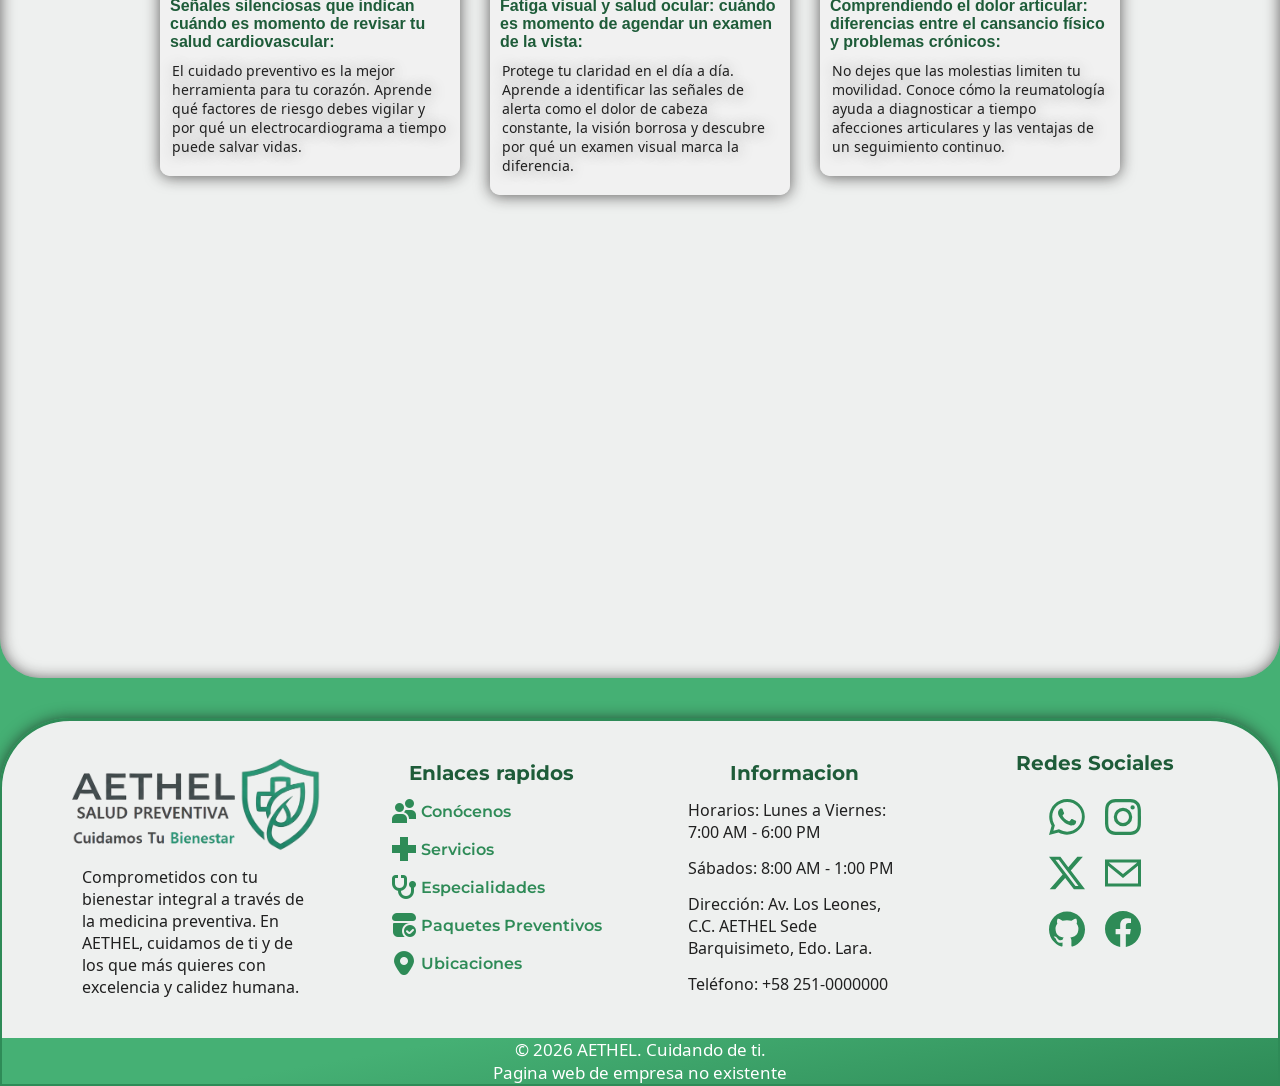
<file: pages/Blogs/Articulo-7.html>
<!DOCTYPE html>
<html lang="en">
<head>
    <meta charset="UTF-8">
    <meta name="viewport" content="width=device-width, initial-scale=1.0">
    <link rel="icon" type="image/png" href="../../resource/LogoPng.png">
    <title>Blog - AETHEL</title>
    <link rel="stylesheet" href="../../style/main.css">
    <script type="module" src="../../js/main.js" ></script>
</head>
<body class="greenBody">
    <header class="header">
        <a href="../../index.html" draggable="false">
            <h1 class="logo">
                <img src="../../resource/LogoPrincipalV1PNG.png" alt="Logo De La Pagina web Aethel Pharmaceuticals" class="imgLogo" draggable="false" >
            </h1>
        </a>
        <ul class="panelNav montserrat">
            <button class="panelButton">
                &#9776
                <img src="../../resource/LogoPrincipalV1PNG.png" alt="Logo De La Pagina web Aethel Pharmaceuticals" class="imgLogo imgMenu" draggable="false">
            </button>
            <li class="itemNav itemNavHeader" ><a href="../conocenos.html"><img src="../../resource/icons/usuarios.png" alt="icono de usuarios una persona">Conócenos</a></li>
            <li class="itemNav itemNavHeader" ><a href="../servicios.html"><img src="../../resource/icons/farmacia.png" alt="cruz medica">Servicios</a></li>
            <li class="itemNav itemNavHeader" ><a href="../especialidades.html"><img src="../../resource/icons/estetoscopio.png" alt="icono de estetoscopio para las especialidades">Especialidades</a></li>
            <li class="itemNav itemNavHeader" ><a href="../paquetes.html"><img src="../../resource/icons/paquete.png"  alt="icono de paquete">Paquetes Preventivos</a></li>
            <li class="itemNav itemNavHeader" ><a href="../ubicaciones.html"><img src="../../resource/icons/marcador.png" alt="icono de ubicacion">Ubicaciones</a></li>
        </ul>
    </header>

    <main>
        <div class="main-container containArticleBlog">
            <section class="containInformation">
                <article class="information">
                    <span class="spanTitle montserrat">GESTIÓN DE MEDICAMENTOS</span>
                    <h2 class="title montserrat">Efectividad en cada <br> Dosis Recetada</h2>
                    <p class="text noto-sans-linear-a-regular">El éxito de cualquier recuperación médica depende directamente del cumplimiento estricto y correcto del tratamiento. Ofrecemos orientación especializada sobre el almacenamiento idóneo, organización de horarios y prevención de interacciones farmacológicas riesgosas. En Clínica Aethel, garantizamos que dispongas de información clara para que administres tus fórmulas de manera segura y confiable.</p>
                    <a href="../agendarCitas.html" draggable="false" class="button montserrat">Agendar Cita</a>
                </article>
                <img class="imgInformation" src="../../resource/blog/blogImg7.png" draggable="false" alt="Organización de recetas médicas y píldoras esenciales">
            </section>

            <section class="sectionPanel">
                <a href="../agendarCitas.html" class="itemCard">
                    <h3 class="titleItem montserrat">AGENDAR CITAS</h3>
                </a>
                <a href="../paquetes.html" class="itemCard">
                    <div>
                        <h3 class="titleItem montserrat">PAQUETES PREVENTIVOS</h3>
                        <p class="textItem noto-sans-linear-a-regular">Cuidamos de tu bienestar a precios bajos</p>
                    </div>
                    <img src="../../resource/icons/caja.png" class="itemImg" alt="icono de caja para los paquetes preventivos" draggable="false">
                </a>
                <a href="../servicios.html" class="itemCard">
                    <div>
                        <h3 class="titleItem montserrat">SERVICIOS</h3>
                        <p class="textItem noto-sans-linear-a-regular">Ofrecemos diversos servicios para tu salud</p>
                    </div>
                    <img src="../../resource/icons/medico-de-mano.png" class="itemImg" alt="icono de mano para servicios medicos" draggable="false">
                </a>
                <a href="../ubicaciones.html" class="itemCard">
                    <div>
                        <h3 class="titleItem montserrat">UBICACION</h3>
                        <p class="textItem noto-sans-linear-a-regular" >Encuentra nuestra sede mas cercana</p>
                    </div>
                    <img src="../../resource/icons/marcadorV2.png" class="itemImg" alt="icono de marcador version 2" draggable="false">
                </a>
            </section>

            <aside class="blog blogAlter">
                <h2 class="titleSec">Blog de Salud</h2>
                <section class="sectionBlog">
                    <a href="../Blogs/Articulo-1.html" draggable="false">
                        <article class="itemBlog">
                            <img class="imgItemBlog" src="../../resource/blog/blogImg1.png" draggable="false" alt="imagen representativa de los buenos habitos descritos">
                            <div>
                                <h3 class="titleItemBlog">Cinco hábitos sencillos para mejorar tu energía diaria y bienestar general:</h3>
                                <p class="textItemBlog noto-sans-linear-a-regular">Pequeños cambios generan grandes resultados. Descubre cómo una buena hidratación, sueño de calidad y caminatas cortas pueden transformar tu salud hoy mismo.</p>
                            </div>
                        </article>
                    </a>

                    <a href="../Blogs/Articulo-2.html" draggable="false">
                        <article class="itemBlog">
                            <img class="imgItemBlog" src="../../resource/blog/blogImg2.png" draggable="false" alt="imagen representativa de un cerebro estimulado por las pantallas">
                            <div>
                                <h3 class="titleItemBlog">Cómo el estrés afecta a tu cuerpo y consejos útiles para aprender a desconectarte:</h3>
                                <p class="textItemBlog noto-sans-linear-a-regular">Tu mente también necesita cuidado. Aprende a identificar las señales físicas del agotamiento mental y conoce técnicas simples para mantener el equilibrio en tu día a día.</p>
                            </div>
                        </article>
                    </a>

                    <a href="../Blogs/Articulo-4.html" draggable="false">
                        <article class="itemBlog">
                            <img class="imgItemBlog" src="../../resource/blog/blogImg3.jpg" draggable="false" alt="imagen representativa de un botiquín de primeros auxilios">
                            <div>
                                <h3 class="titleItemBlog">Guía básica de primeros auxilios en el hogar y cómo actuar ante una emergencia:</h3>
                                <p class="textItemBlog noto-sans-linear-a-regular">¿Estás preparado para un imprevisto? Conoce los pasos esenciales para limpiar heridas correctamente, tratar quemaduras leves y armar un botiquín familiar completo.</p>
                            </div>
                        </article>
                    </a>

                    <a href="../Blogs/Articulo-4.html" draggable="false">
                        <article class="itemBlog">
                            <img class="imgItemBlog" src="../../resource/blog/blogImg4.jpg" draggable="false" alt="imagen representativa del cuidado del corazón">
                            <div>
                                <h3 class="titleItemBlog">Señales silenciosas que indican cuándo es momento de revisar tu salud cardiovascular:</h3>
                                <p class="textItemBlog noto-sans-linear-a-regular">El cuidado preventivo es la mejor herramienta para tu corazón. Aprende qué factores de riesgo debes vigilar y por qué un electrocardiograma a tiempo puede salvar vidas.</p>
                            </div>
                        </article>
                    </a>

                    <a href="../Blogs/Articulo-5.html" draggable="false">
                        <article class="itemBlog">
                            <img class="imgItemBlog" src="../../resource/blog/blogImg5.png" draggable="false" alt="imagen representativa de un examen de la vista u oftalmología">
                            <div>
                                <h3 class="titleItemBlog">Fatiga visual y salud ocular: cuándo es momento de agendar un examen de la vista:</h3>
                                <p class="textItemBlog noto-sans-linear-a-regular">Protege tu claridad en el día a día. Aprende a identificar las señales de alerta como el dolor de cabeza constante, la visión borrosa y descubre por qué un examen visual marca la diferencia.</p>
                            </div>
                        </article>
                    </a>

                    <a href="../Blogs/Articulo-6.html" draggable="false">
                        <article class="itemBlog">
                            <img class="imgItemBlog" src="../../resource/blog/blogImg6.jpg" draggable="false" alt="imagen representativa del cuidado de las articulaciones">
                            <div>
                                <h3 class="titleItemBlog">Comprendiendo el dolor articular: diferencias entre el cansancio físico y problemas crónicos:</h3>
                                <p class="textItemBlog noto-sans-linear-a-regular">No dejes que las molestias limiten tu movilidad. Conoce cómo la reumatología ayuda a diagnosticar a tiempo afecciones articulares y las ventajas de un seguimiento continuo.</p>
                            </div>
                        </article>
                    </a>

                    <a href="#" draggable="false">
                        <article class="itemBlog">
                            <img class="imgItemBlog" src="../../resource/blog/blogImg7.png" draggable="false" alt="imagen representativa de organización de medicamentos">
                            <div>
                                <h3 class="titleItemBlog">Consejos prácticos para la correcta administración y almacenamiento de tus recetas médicas:</h3>
                                <p class="textItemBlog noto-sans-linear-a-regular">Garantiza la efectividad de tus tratamientos. Aprende a organizar tus dosis diarias, evitar errores comunes en la medicación y conservar tus fórmulas en condiciones óptimas.</p>
                            </div>
                        </article>
                    </a>

                    <a href="../Blogs/Articulo-8.html" draggable="false">
                        <article class="itemBlog">
                            <img class="imgItemBlog" src="../../resource/blog/blogImg8.png" draggable="false" alt="imagen de chequeo médico de rutina">
                            <div>
                                <h3 class="titleItemBlog">El valor de los exámenes preventivos: cómo adelantarte a las enfermedades:</h3>
                                <p class="textItemBlog noto-sans-linear-a-regular">Un diagnóstico oportuno cambia el futuro de tu salud. Conoce cuáles son las evaluaciones clínicas esenciales que debes realizarte una vez al año de forma sugerida.</p>
                            </div>
                        </article>
                    </a>
                </section>
            </aside>
        </div>
    </main>

    <footer class="footer">
        <div class="footerBody">
            <div class="logoFooter">
                <a href="../../index.html" draggable="false">
                    <h1 class="logo">
                        <img src="../../resource/LogoPrincipalV1PNG.png" alt="Logo De La Pagina web Aethel Pharmaceuticals" class="imgLogo" draggable="false" >
                    </h1>
                </a>
                <p class="noto-sans-linear-a-regular">Comprometidos con tu bienestar integral a través de la medicina preventiva. En AETHEL, cuidamos de ti y de los que más quieres con excelencia y calidez humana.</p>
            </div>
            
            <div>
                <h2 class="titleFooter montserrat">Enlaces rapidos</h2>
                <ul class="panelNavFooter montserrat">
                    <li class="itemNav" ><a href="../../conocenos.html"><img src="../../resource/icons/usuarios.png" alt="icono de usuarios una persona">Conócenos</a></li>
                    <li class="itemNav" ><a href="../../pages/servicios.html"><img src="../../resource/icons/farmacia.png" alt="cruz medica">Servicios</a></li>
                    <li class="itemNav" ><a href="../../pages/especialidades.html"><img src="../../resource/icons/estetoscopio.png" alt="icono de estetoscopio para las especialidades">Especialidades</a></li>
                    <li class="itemNav" ><a href="../../pages/paquetes.html"><img src="../../resource/icons/paquete.png" alt="icono de paquete">Paquetes Preventivos</a></li>
                    <li class="itemNav" ><a href="../../pages/ubicaciones.html"><img src="../../resource/icons/marcador.png" alt="icono de ubicacion">Ubicaciones</a></li>
                </ul>
            </div>

            <div>
                <h2 class="titleFooter montserrat">Informacion</h2>
                <ul class="panelNavFooter noto-sans-linear-a-regular">
                    <li class="itemNav" >Horarios: Lunes a Viernes: 7:00 AM - 6:00 PM</li>
                    <li class="itemNav" >Sábados: 8:00 AM - 1:00 PM</li>
                    <li class="itemNav" >Dirección: Av. Los Leones, C.C. AETHEL Sede Barquisimeto, Edo. Lara.</li>
                    <li class="itemNav" >Teléfono: +58 251-0000000</li>
                </ul>
            </div>

            <div class="divRed">
                <h2 class="titleFooter montserrat titleRedes">Redes Sociales</h2>
                <ul class="panelNavFooter noto-sans-linear-a-regular redes">
                    <li class="itemNav">
                        <a href="#" target="_blank" aria-label="WhatsApp">
                            <svg viewBox="0 0 24 24" class="icon-svg"><path d="M17.472 14.382c-.297-.149-1.758-.867-2.03-.967-.273-.099-.471-.148-.67.15-.197.297-.767.966-.94 1.164-.173.199-.347.223-.644.075-.297-.15-1.255-.463-2.39-1.475-.883-.788-1.48-1.761-1.653-2.059-.173-.297-.018-.458.13-.606.134-.133.298-.347.446-.52.149-.174.198-.298.298-.497.099-.198.05-.371-.025-.52-.075-.149-.669-1.612-.916-2.207-.242-.579-.487-.5-.669-.51-.173-.008-.371-.01-.57-.01-.198 0-.52.074-.792.372-.272.297-1.04 1.016-1.04 2.479 0 1.462 1.065 2.875 1.213 3.074.149.198 2.096 3.2 5.077 4.487.709.306 1.262.489 1.694.625.712.227 1.36.195 1.871.118.571-.085 1.758-.719 2.006-1.413.248-.694.248-1.289.173-1.413-.074-.124-.272-.198-.57-.347m-5.421 7.403h-.004a9.87 9.87 0 01-5.031-1.378l-.361-.214-3.741.982.998-3.648-.235-.374a9.86 9.86 0 01-1.51-5.26c.001-5.45 4.436-9.884 9.888-9.884 2.64 0 5.122 1.03 6.988 2.898a9.825 9.825 0 012.893 6.994c-.003 5.45-4.437 9.884-9.885 9.884m8.413-18.297A11.815 11.815 0 0012.05 0C5.495 0 .16 5.335.157 11.892c0 2.096.547 4.142 1.588 5.945L0 24l6.335-1.662c1.72.937 3.659 1.432 5.631 1.433h.005c6.554 0 11.89-5.335 11.893-11.893a11.821 11.821 0 00-3.48-8.413Z"/></svg>
                        </a>
                    </li>
                    <li class="itemNav">
                        <a href="#" aria-label="Instagram">
                            <svg viewBox="0 0 24 24" class="icon-svg"><path d="M12 2.163c3.204 0 3.584.012 4.85.07 3.252.148 4.771 1.691 4.919 4.919.058 1.265.069 1.645.069 4.849 0 3.205-.012 3.584-.069 4.849-.149 3.225-1.664 4.771-4.919 4.919-1.266.058-1.644.07-4.85.07-3.204 0-3.584-.012-4.849-.07-3.26-.149-4.771-1.699-4.919-4.92-.058-1.265-.07-1.644-.07-4.849 0-3.204.013-3.583.07-4.849.149-3.227 1.664-4.771 4.919-4.919 1.266-.057 1.645-.069 4.849-.069zM12 0C8.741 0 8.333.014 7.053.072 2.695.272.273 2.69.073 7.052.014 8.333 0 8.741 0 12c0 3.259.014 3.668.072 4.948.2 4.358 2.618 6.78 6.98 6.98 1.281.058 1.689.072 4.948.072 3.259 0 3.668-.014 4.948-.072 4.354-.2 6.782-2.618 6.979-6.98.059-1.28.073-1.689.073-4.948 0-3.259-.014-3.667-.072-4.947-.196-4.354-2.617-6.78-6.979-6.98C15.668.014 15.259 0 12 0zm0 5.838a6.162 6.162 0 100 12.324 6.162 6.162 0 000-12.324zM12 16a4 4 0 110-8 4 4 0 010 8zm6.406-11.845a1.44 1.44 0 100 2.881 1.44 1.44 0 000-2.881z"/></svg>
                        </a>
                    </li>
                    <li class="itemNav">
                        <a href="#" aria-label="X">
                            <svg viewBox="0 0 24 24" class="icon-svg"><path d="M18.901 1.153h3.68l-8.04 9.19L24 22.846h-7.406l-5.8-7.584-6.638 7.584H.474l8.6-9.83L0 1.154h7.594l5.243 6.932ZM17.61 20.644h2.039L6.486 3.24H4.298Z"/></svg>
                        </a>
                    </li>
                    <li class="itemNav">
                        <a href="mailto:contacto@aethel.com" aria-label="Email">
                            <svg viewBox="0 0 24 24" class="icon-svg"><path d="M0 3v18h24V3H0zm21.518 2L12 12.713 2.482 5h19.036zM2 19V7.183l10 8.104 10-8.104V19H2z"/></svg>
                        </a>
                    </li>
                    <li class="itemNav">
                        <a href="https://github.com/josevillegasjavc-max/AETHEL" target="_blank" aria-label="GitHub">
                            <svg viewBox="0 0 24 24" class="icon-svg"><path d="M12 .297c-6.63 0-12 5.373-12 12 0 5.303 3.438 9.8 8.205 11.385.6.113.82-.258.82-.577 0-.285-.01-1.04-.015-2.04-3.338.724-4.042-1.61-4.042-1.61C4.422 18.07 3.633 17.7 3.633 17.7c-1.087-.744.084-.729.084-.729 1.205.084 1.838 1.236 1.838 1.236 1.07 1.835 2.809 1.305 3.495.998.108-.776.417-1.305.76-1.605-2.665-.3-5.466-1.332-5.466-5.93 0-1.31.465-2.38 1.235-3.22-.135-.303-.54-1.523.105-3.176 0 0 1.005-.322 3.3 1.23.96-.267 1.98-.399 3-.405 1.02.006 2.04.138 3 .405 2.28-1.552 3.285-1.23 3.285-1.23.645 1.653.24 2.873.12 3.176.765.84 1.23 1.91 1.23 3.22 0 4.61-2.805 5.625-5.475 5.92.42.36.81 1.096.81 2.22 0 1.606-.015 2.896-.015 3.286 0 .315.21.69.825.57C20.565 22.092 24 17.592 24 12.297c0-6.627-5.373-12-12-12"/></svg>
                        </a>
                    </li>
                    <li class="itemNav">
                        <a href="#" aria-label="Facebook">
                            <svg viewBox="0 0 24 24" class="icon-svg"><path d="M24 12.073c0-6.627-5.373-12-12-12s-12 5.373-12 12c0 5.99 4.388 10.954 10.125 11.854v-8.385H7.078v-3.47h3.047V9.43c0-3.007 1.792-4.669 4.533-4.669 1.312 0 2.686.235 2.686.235v2.953H15.83c-1.491 0-1.956.925-1.956 1.874v2.25h3.328l-.532 3.47h-2.796v8.385C19.612 23.027 24 18.062 24 12.073z"/></svg>
                        </a>
                    </li>
                </ul>
            </div>
        </div>
        <div class="footerCopyr noto-sans-linear-a-regular">
            <p> &copy; 2026 AETHEL. Cuidando de ti. Pagina web de empresa no existente</p>
        </div>
    </footer>
</body>
</html>
</file>
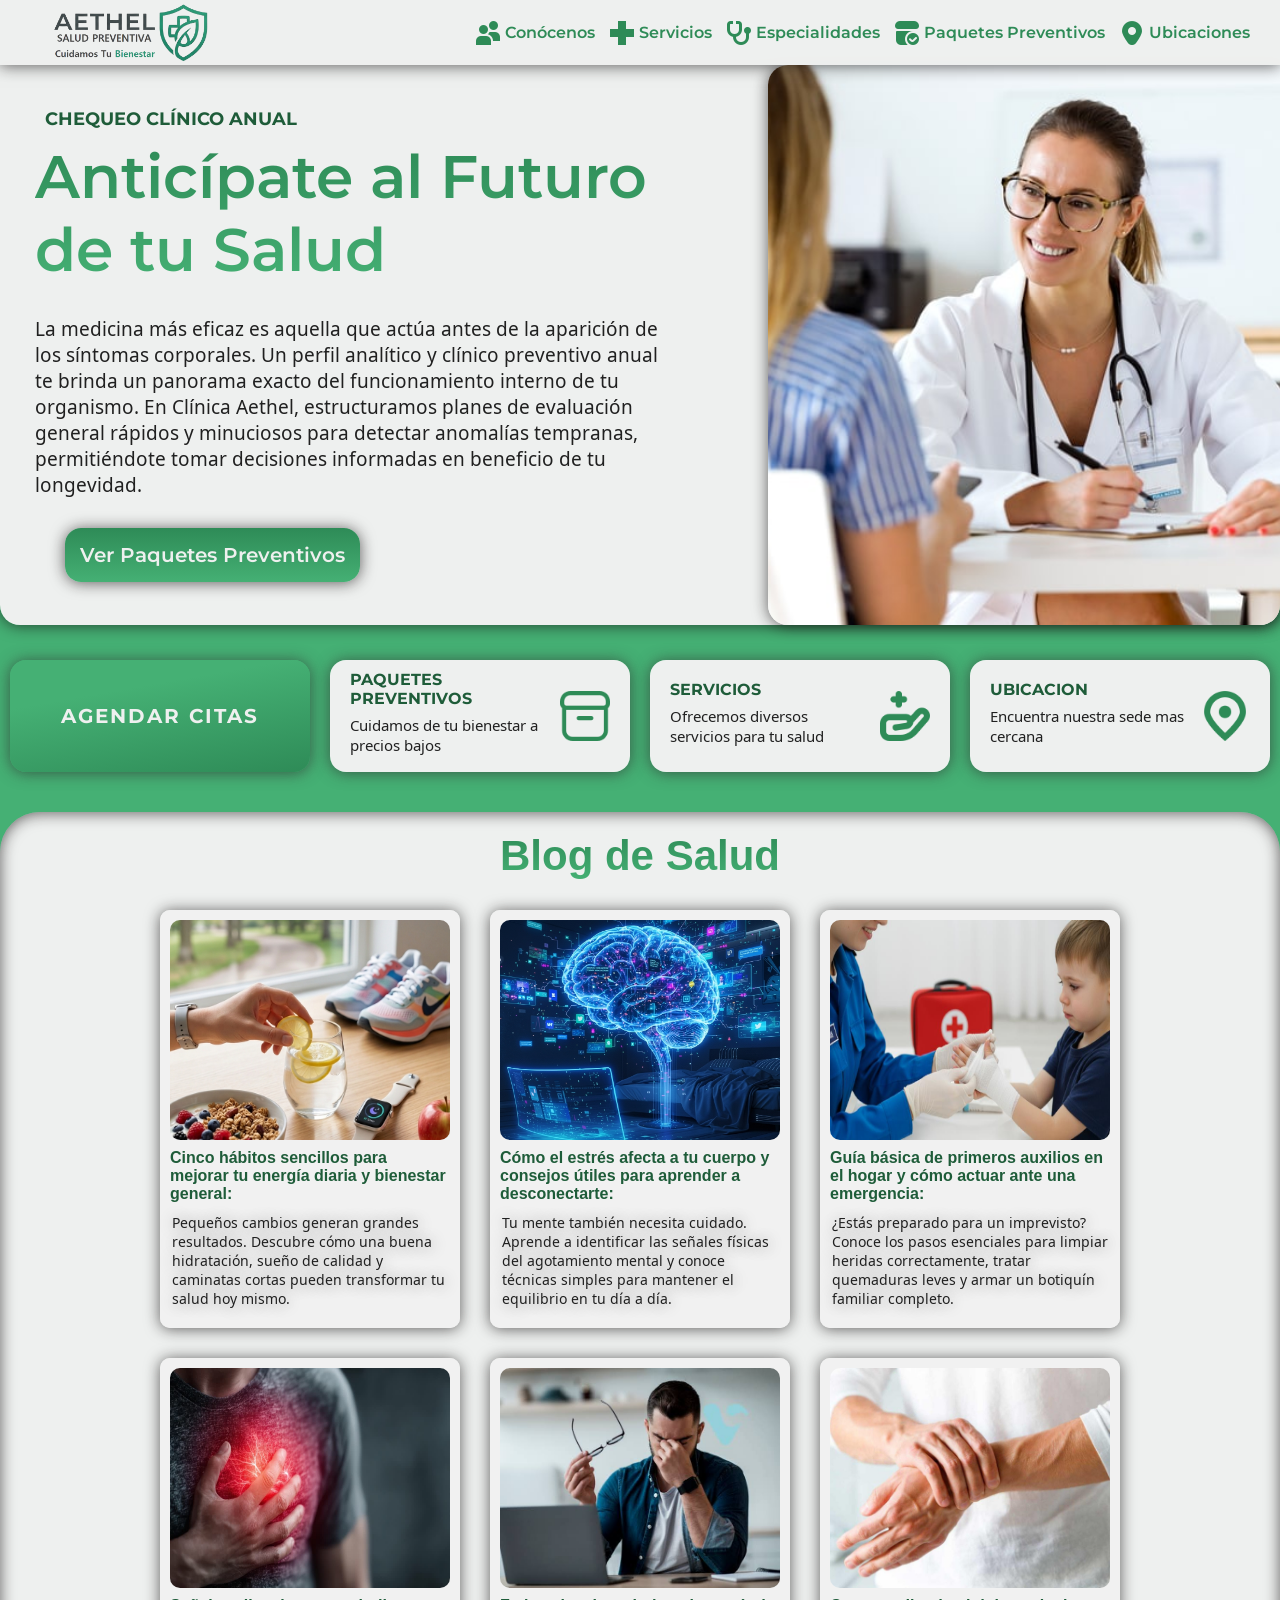
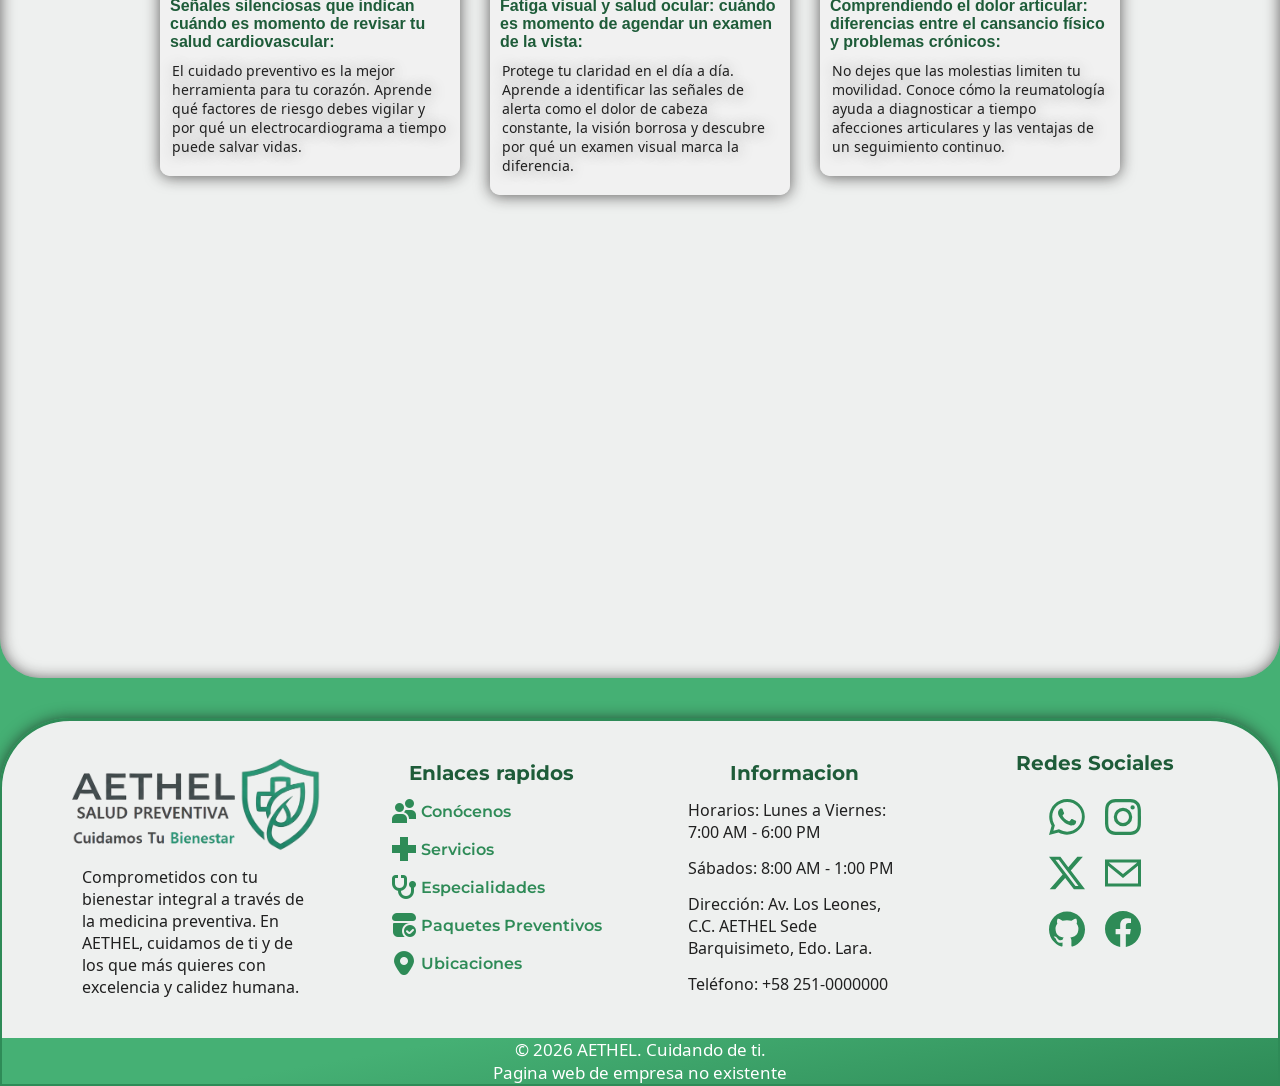
<file: pages/Blogs/Articulo-8.html>
<!DOCTYPE html>
<html lang="en">
<head>
    <meta charset="UTF-8">
    <meta name="viewport" content="width=device-width, initial-scale=1.0">
    <link rel="icon" type="image/png" href="../../resource/LogoPng.png">
    <title>Blog - AETHEL</title>
    <link rel="stylesheet" href="../../style/main.css">
    <script type="module" src="../../js/main.js" ></script>
</head>
<body class="greenBody">
    <header class="header">
        <a href="../../index.html" draggable="false">
            <h1 class="logo">
                <img src="../../resource/LogoPrincipalV1PNG.png" alt="Logo De La Pagina web Aethel Pharmaceuticals" class="imgLogo" draggable="false" >
            </h1>
        </a>
        <ul class="panelNav montserrat">
            <button class="panelButton">
                &#9776
                <img src="../../resource/LogoPrincipalV1PNG.png" alt="Logo De La Pagina web Aethel Pharmaceuticals" class="imgLogo imgMenu" draggable="false">
            </button>
            <li class="itemNav itemNavHeader" ><a href="../conocenos.html"><img src="../../resource/icons/usuarios.png" alt="icono de usuarios una persona">Conócenos</a></li>
            <li class="itemNav itemNavHeader" ><a href="../servicios.html"><img src="../../resource/icons/farmacia.png" alt="cruz medica">Servicios</a></li>
            <li class="itemNav itemNavHeader" ><a href="../especialidades.html"><img src="../../resource/icons/estetoscopio.png" alt="icono de estetoscopio para las especialidades">Especialidades</a></li>
            <li class="itemNav itemNavHeader" ><a href="../paquetes.html"><img src="../../resource/icons/paquete.png"  alt="icono de paquete">Paquetes Preventivos</a></li>
            <li class="itemNav itemNavHeader" ><a href="../ubicaciones.html"><img src="../../resource/icons/marcador.png" alt="icono de ubicacion">Ubicaciones</a></li>
        </ul>
    </header>

    <main>
        <div class="main-container containArticleBlog">
            <section class="containInformation">
                <article class="information">
                    <span class="spanTitle montserrat">CHEQUEO CLÍNICO ANUAL</span>
                    <h2 class="title montserrat">Anticípate al Futuro <br> de tu Salud</h2>
                    <p class="text noto-sans-linear-a-regular">La medicina más eficaz es aquella que actúa antes de la aparición de los síntomas corporales. Un perfil analítico y clínico preventivo anual te brinda un panorama exacto del funcionamiento interno de tu organismo. En Clínica Aethel, estructuramos planes de evaluación general rápidos y minuciosos para detectar anomalías tempranas, permitiéndote tomar decisiones informadas en beneficio de tu longevidad.</p>
                    <a href="../paquetes.html" draggable="false" class="button montserrat">Ver Paquetes Preventivos</a>
                </article>
                <img class="imgInformation" src="../../resource/blog/blogImg8.png" draggable="false" alt="Médico revisando estudios médicos preventivos anuales">
            </section>

            <section class="sectionPanel">
                <a href="../agendarCitas.html" class="itemCard">
                    <h3 class="titleItem montserrat">AGENDAR CITAS</h3>
                </a>
                <a href="../paquetes.html" class="itemCard">
                    <div>
                        <h3 class="titleItem montserrat">PAQUETES PREVENTIVOS</h3>
                        <p class="textItem noto-sans-linear-a-regular">Cuidamos de tu bienestar a precios bajos</p>
                    </div>
                    <img src="../../resource/icons/caja.png" class="itemImg" alt="icono de caja para los paquetes preventivos" draggable="false">
                </a>
                <a href="../servicios.html" class="itemCard">
                    <div>
                        <h3 class="titleItem montserrat">SERVICIOS</h3>
                        <p class="textItem noto-sans-linear-a-regular">Ofrecemos diversos servicios para tu salud</p>
                    </div>
                    <img src="../../resource/icons/medico-de-mano.png" class="itemImg" alt="icono de mano para servicios medicos" draggable="false">
                </a>
                <a href="../ubicaciones.html" class="itemCard">
                    <div>
                        <h3 class="titleItem montserrat">UBICACION</h3>
                        <p class="textItem noto-sans-linear-a-regular" >Encuentra nuestra sede mas cercana</p>
                    </div>
                    <img src="../../resource/icons/marcadorV2.png" class="itemImg" alt="icono de marcador version 2" draggable="false">
                </a>
            </section>

            <aside class="blog blogAlter">
                <h2 class="titleSec">Blog de Salud</h2>
                <section class="sectionBlog">
                    <a href="../Blogs/Articulo-1.html" draggable="false">
                        <article class="itemBlog">
                            <img class="imgItemBlog" src="../../resource/blog/blogImg1.png" draggable="false" alt="imagen representativa de los buenos habitos descritos">
                            <div>
                                <h3 class="titleItemBlog">Cinco hábitos sencillos para mejorar tu energía diaria y bienestar general:</h3>
                                <p class="textItemBlog noto-sans-linear-a-regular">Pequeños cambios generan grandes resultados. Descubre cómo una buena hidratación, sueño de calidad y caminatas cortas pueden transformar tu salud hoy mismo.</p>
                            </div>
                        </article>
                    </a>

                    <a href="../Blogs/Articulo-2.html" draggable="false">
                        <article class="itemBlog">
                            <img class="imgItemBlog" src="../../resource/blog/blogImg2.png" draggable="false" alt="imagen representativa de un cerebro estimulado por las pantallas">
                            <div>
                                <h3 class="titleItemBlog">Cómo el estrés afecta a tu cuerpo y consejos útiles para aprender a desconectarte:</h3>
                                <p class="textItemBlog noto-sans-linear-a-regular">Tu mente también necesita cuidado. Aprende a identificar las señales físicas del agotamiento mental y conoce técnicas simples para mantener el equilibrio en tu día a día.</p>
                            </div>
                        </article>
                    </a>

                    <a href="../Blogs/Articulo-4.html" draggable="false">
                        <article class="itemBlog">
                            <img class="imgItemBlog" src="../../resource/blog/blogImg3.jpg" draggable="false" alt="imagen representativa de un botiquín de primeros auxilios">
                            <div>
                                <h3 class="titleItemBlog">Guía básica de primeros auxilios en el hogar y cómo actuar ante una emergencia:</h3>
                                <p class="textItemBlog noto-sans-linear-a-regular">¿Estás preparado para un imprevisto? Conoce los pasos esenciales para limpiar heridas correctamente, tratar quemaduras leves y armar un botiquín familiar completo.</p>
                            </div>
                        </article>
                    </a>

                    <a href="../Blogs/Articulo-4.html" draggable="false">
                        <article class="itemBlog">
                            <img class="imgItemBlog" src="../../resource/blog/blogImg4.jpg" draggable="false" alt="imagen representativa del cuidado del corazón">
                            <div>
                                <h3 class="titleItemBlog">Señales silenciosas que indican cuándo es momento de revisar tu salud cardiovascular:</h3>
                                <p class="textItemBlog noto-sans-linear-a-regular">El cuidado preventivo es la mejor herramienta para tu corazón. Aprende qué factores de riesgo debes vigilar y por qué un electrocardiograma a tiempo puede salvar vidas.</p>
                            </div>
                        </article>
                    </a>

                    <a href="../Blogs/Articulo-5.html" draggable="false">
                        <article class="itemBlog">
                            <img class="imgItemBlog" src="../../resource/blog/blogImg5.png" draggable="false" alt="imagen representativa de un examen de la vista u oftalmología">
                            <div>
                                <h3 class="titleItemBlog">Fatiga visual y salud ocular: cuándo es momento de agendar un examen de la vista:</h3>
                                <p class="textItemBlog noto-sans-linear-a-regular">Protege tu claridad en el día a día. Aprende a identificar las señales de alerta como el dolor de cabeza constante, la visión borrosa y descubre por qué un examen visual marca la diferencia.</p>
                            </div>
                        </article>
                    </a>

                    <a href="../Blogs/Articulo-6.html" draggable="false">
                        <article class="itemBlog">
                            <img class="imgItemBlog" src="../../resource/blog/blogImg6.jpg" draggable="false" alt="imagen representativa del cuidado de las articulaciones">
                            <div>
                                <h3 class="titleItemBlog">Comprendiendo el dolor articular: diferencias entre el cansancio físico y problemas crónicos:</h3>
                                <p class="textItemBlog noto-sans-linear-a-regular">No dejes que las molestias limiten tu movilidad. Conoce cómo la reumatología ayuda a diagnosticar a tiempo afecciones articulares y las ventajas de un seguimiento continuo.</p>
                            </div>
                        </article>
                    </a>

                    <a href="../Blogs/Articulo-7.html" draggable="false">
                        <article class="itemBlog">
                            <img class="imgItemBlog" src="../../resource/blog/blogImg7.png" draggable="false" alt="imagen representativa de organización de medicamentos">
                            <div>
                                <h3 class="titleItemBlog">Consejos prácticos para la correcta administración y almacenamiento de tus recetas médicas:</h3>
                                <p class="textItemBlog noto-sans-linear-a-regular">Garantiza la efectividad de tus tratamientos. Aprende a organizar tus dosis diarias, evitar errores comunes en la medicación y conservar tus fórmulas en condiciones óptimas.</p>
                            </div>
                        </article>
                    </a>

                    <a href="#" draggable="false">
                        <article class="itemBlog">
                            <img class="imgItemBlog" src="../../resource/blog/blogImg8.png" draggable="false" alt="imagen de chequeo médico de rutina">
                            <div>
                                <h3 class="titleItemBlog">El valor de los exámenes preventivos: cómo adelantarte a las enfermedades:</h3>
                                <p class="textItemBlog noto-sans-linear-a-regular">Un diagnóstico oportuno cambia el futuro de tu salud. Conoce cuáles son las evaluaciones clínicas esenciales que debes realizarte una vez al año de forma sugerida.</p>
                            </div>
                        </article>
                    </a>
                </section>
            </aside>
        </div>
    </main>

    <footer class="footer">
        <div class="footerBody">
            <div class="logoFooter">
                <a href="../../index.html" draggable="false">
                    <h1 class="logo">
                        <img src="../../resource/LogoPrincipalV1PNG.png" alt="Logo De La Pagina web Aethel Pharmaceuticals" class="imgLogo" draggable="false" >
                    </h1>
                </a>
                <p class="noto-sans-linear-a-regular">Comprometidos con tu bienestar integral a través de la medicina preventiva. En AETHEL, cuidamos de ti y de los que más quieres con excelencia y calidez humana.</p>
            </div>
            
            <div>
                <h2 class="titleFooter montserrat">Enlaces rapidos</h2>
                <ul class="panelNavFooter montserrat">
                    <li class="itemNav" ><a href="../../conocenos.html"><img src="../../resource/icons/usuarios.png" alt="icono de usuarios una persona">Conócenos</a></li>
                    <li class="itemNav" ><a href="../../pages/servicios.html"><img src="../../resource/icons/farmacia.png" alt="cruz medica">Servicios</a></li>
                    <li class="itemNav" ><a href="../../pages/especialidades.html"><img src="../../resource/icons/estetoscopio.png" alt="icono de estetoscopio para las especialidades">Especialidades</a></li>
                    <li class="itemNav" ><a href="../../pages/paquetes.html"><img src="../../resource/icons/paquete.png" alt="icono de paquete">Paquetes Preventivos</a></li>
                    <li class="itemNav" ><a href="../../pages/ubicaciones.html"><img src="../../resource/icons/marcador.png" alt="icono de ubicacion">Ubicaciones</a></li>
                </ul>
            </div>

            <div>
                <h2 class="titleFooter montserrat">Informacion</h2>
                <ul class="panelNavFooter noto-sans-linear-a-regular">
                    <li class="itemNav" >Horarios: Lunes a Viernes: 7:00 AM - 6:00 PM</li>
                    <li class="itemNav" >Sábados: 8:00 AM - 1:00 PM</li>
                    <li class="itemNav" >Dirección: Av. Los Leones, C.C. AETHEL Sede Barquisimeto, Edo. Lara.</li>
                    <li class="itemNav" >Teléfono: +58 251-0000000</li>
                </ul>
            </div>

            <div class="divRed">
                <h2 class="titleFooter montserrat titleRedes">Redes Sociales</h2>
                <ul class="panelNavFooter noto-sans-linear-a-regular redes">
                    <li class="itemNav">
                        <a href="#" target="_blank" aria-label="WhatsApp">
                            <svg viewBox="0 0 24 24" class="icon-svg"><path d="M17.472 14.382c-.297-.149-1.758-.867-2.03-.967-.273-.099-.471-.148-.67.15-.197.297-.767.966-.94 1.164-.173.199-.347.223-.644.075-.297-.15-1.255-.463-2.39-1.475-.883-.788-1.48-1.761-1.653-2.059-.173-.297-.018-.458.13-.606.134-.133.298-.347.446-.52.149-.174.198-.298.298-.497.099-.198.05-.371-.025-.52-.075-.149-.669-1.612-.916-2.207-.242-.579-.487-.5-.669-.51-.173-.008-.371-.01-.57-.01-.198 0-.52.074-.792.372-.272.297-1.04 1.016-1.04 2.479 0 1.462 1.065 2.875 1.213 3.074.149.198 2.096 3.2 5.077 4.487.709.306 1.262.489 1.694.625.712.227 1.36.195 1.871.118.571-.085 1.758-.719 2.006-1.413.248-.694.248-1.289.173-1.413-.074-.124-.272-.198-.57-.347m-5.421 7.403h-.004a9.87 9.87 0 01-5.031-1.378l-.361-.214-3.741.982.998-3.648-.235-.374a9.86 9.86 0 01-1.51-5.26c.001-5.45 4.436-9.884 9.888-9.884 2.64 0 5.122 1.03 6.988 2.898a9.825 9.825 0 012.893 6.994c-.003 5.45-4.437 9.884-9.885 9.884m8.413-18.297A11.815 11.815 0 0012.05 0C5.495 0 .16 5.335.157 11.892c0 2.096.547 4.142 1.588 5.945L0 24l6.335-1.662c1.72.937 3.659 1.432 5.631 1.433h.005c6.554 0 11.89-5.335 11.893-11.893a11.821 11.821 0 00-3.48-8.413Z"/></svg>
                        </a>
                    </li>
                    <li class="itemNav">
                        <a href="#" aria-label="Instagram">
                            <svg viewBox="0 0 24 24" class="icon-svg"><path d="M12 2.163c3.204 0 3.584.012 4.85.07 3.252.148 4.771 1.691 4.919 4.919.058 1.265.069 1.645.069 4.849 0 3.205-.012 3.584-.069 4.849-.149 3.225-1.664 4.771-4.919 4.919-1.266.058-1.644.07-4.85.07-3.204 0-3.584-.012-4.849-.07-3.26-.149-4.771-1.699-4.919-4.92-.058-1.265-.07-1.644-.07-4.849 0-3.204.013-3.583.07-4.849.149-3.227 1.664-4.771 4.919-4.919 1.266-.057 1.645-.069 4.849-.069zM12 0C8.741 0 8.333.014 7.053.072 2.695.272.273 2.69.073 7.052.014 8.333 0 8.741 0 12c0 3.259.014 3.668.072 4.948.2 4.358 2.618 6.78 6.98 6.98 1.281.058 1.689.072 4.948.072 3.259 0 3.668-.014 4.948-.072 4.354-.2 6.782-2.618 6.979-6.98.059-1.28.073-1.689.073-4.948 0-3.259-.014-3.667-.072-4.947-.196-4.354-2.617-6.78-6.979-6.98C15.668.014 15.259 0 12 0zm0 5.838a6.162 6.162 0 100 12.324 6.162 6.162 0 000-12.324zM12 16a4 4 0 110-8 4 4 0 010 8zm6.406-11.845a1.44 1.44 0 100 2.881 1.44 1.44 0 000-2.881z"/></svg>
                        </a>
                    </li>
                    <li class="itemNav">
                        <a href="#" aria-label="X">
                            <svg viewBox="0 0 24 24" class="icon-svg"><path d="M18.901 1.153h3.68l-8.04 9.19L24 22.846h-7.406l-5.8-7.584-6.638 7.584H.474l8.6-9.83L0 1.154h7.594l5.243 6.932ZM17.61 20.644h2.039L6.486 3.24H4.298Z"/></svg>
                        </a>
                    </li>
                    <li class="itemNav">
                        <a href="mailto:contacto@aethel.com" aria-label="Email">
                            <svg viewBox="0 0 24 24" class="icon-svg"><path d="M0 3v18h24V3H0zm21.518 2L12 12.713 2.482 5h19.036zM2 19V7.183l10 8.104 10-8.104V19H2z"/></svg>
                        </a>
                    </li>
                    <li class="itemNav">
                        <a href="https://github.com/josevillegasjavc-max/AETHEL" target="_blank" aria-label="GitHub">
                            <svg viewBox="0 0 24 24" class="icon-svg"><path d="M12 .297c-6.63 0-12 5.373-12 12 0 5.303 3.438 9.8 8.205 11.385.6.113.82-.258.82-.577 0-.285-.01-1.04-.015-2.04-3.338.724-4.042-1.61-4.042-1.61C4.422 18.07 3.633 17.7 3.633 17.7c-1.087-.744.084-.729.084-.729 1.205.084 1.838 1.236 1.838 1.236 1.07 1.835 2.809 1.305 3.495.998.108-.776.417-1.305.76-1.605-2.665-.3-5.466-1.332-5.466-5.93 0-1.31.465-2.38 1.235-3.22-.135-.303-.54-1.523.105-3.176 0 0 1.005-.322 3.3 1.23.96-.267 1.98-.399 3-.405 1.02.006 2.04.138 3 .405 2.28-1.552 3.285-1.23 3.285-1.23.645 1.653.24 2.873.12 3.176.765.84 1.23 1.91 1.23 3.22 0 4.61-2.805 5.625-5.475 5.92.42.36.81 1.096.81 2.22 0 1.606-.015 2.896-.015 3.286 0 .315.21.69.825.57C20.565 22.092 24 17.592 24 12.297c0-6.627-5.373-12-12-12"/></svg>
                        </a>
                    </li>
                    <li class="itemNav">
                        <a href="#" aria-label="Facebook">
                            <svg viewBox="0 0 24 24" class="icon-svg"><path d="M24 12.073c0-6.627-5.373-12-12-12s-12 5.373-12 12c0 5.99 4.388 10.954 10.125 11.854v-8.385H7.078v-3.47h3.047V9.43c0-3.007 1.792-4.669 4.533-4.669 1.312 0 2.686.235 2.686.235v2.953H15.83c-1.491 0-1.956.925-1.956 1.874v2.25h3.328l-.532 3.47h-2.796v8.385C19.612 23.027 24 18.062 24 12.073z"/></svg>
                        </a>
                    </li>
                </ul>
            </div>
        </div>
        <div class="footerCopyr noto-sans-linear-a-regular">
            <p> &copy; 2026 AETHEL. Cuidando de ti. Pagina web de empresa no existente</p>
        </div>
    </footer>
</body>
</html>
</file>
<file: style/main.css>
/* Estilos Bases, Varible y Fonts */
@import url('./base/reset.css');

/* Estilos de layouts*/
@import url('./layout/header.css');
@import url('./layout/footer.css');
@import url("./layout/titleHead.css");

/* Estilos de las Paginas*/
@import url('./pagesStyle/inicio.css');
@import url("./pagesStyle/conocenos.css");
@import url("./pagesStyle/paquetes.css");
@import url("./pagesStyle/ubicaciones.css");
@import url("./pagesStyle/especialidades.css");
@import url("./pagesStyle/servicios.css");
@import url("./pagesStyle/cita.css");
@import url("./pagesStyle/blogArticle.css");

/* Componentes reutilizables */
@import url('./components//blog.css');
@import url('./components//buttons.css');
@import url("./components/panel.css");
@import url('./components/slider.css');

/* Estilos para aparatos mobiles*/
@import url('./media.css');

.active {
    opacity: 1;
    transform: translate(0);
}
</file>
